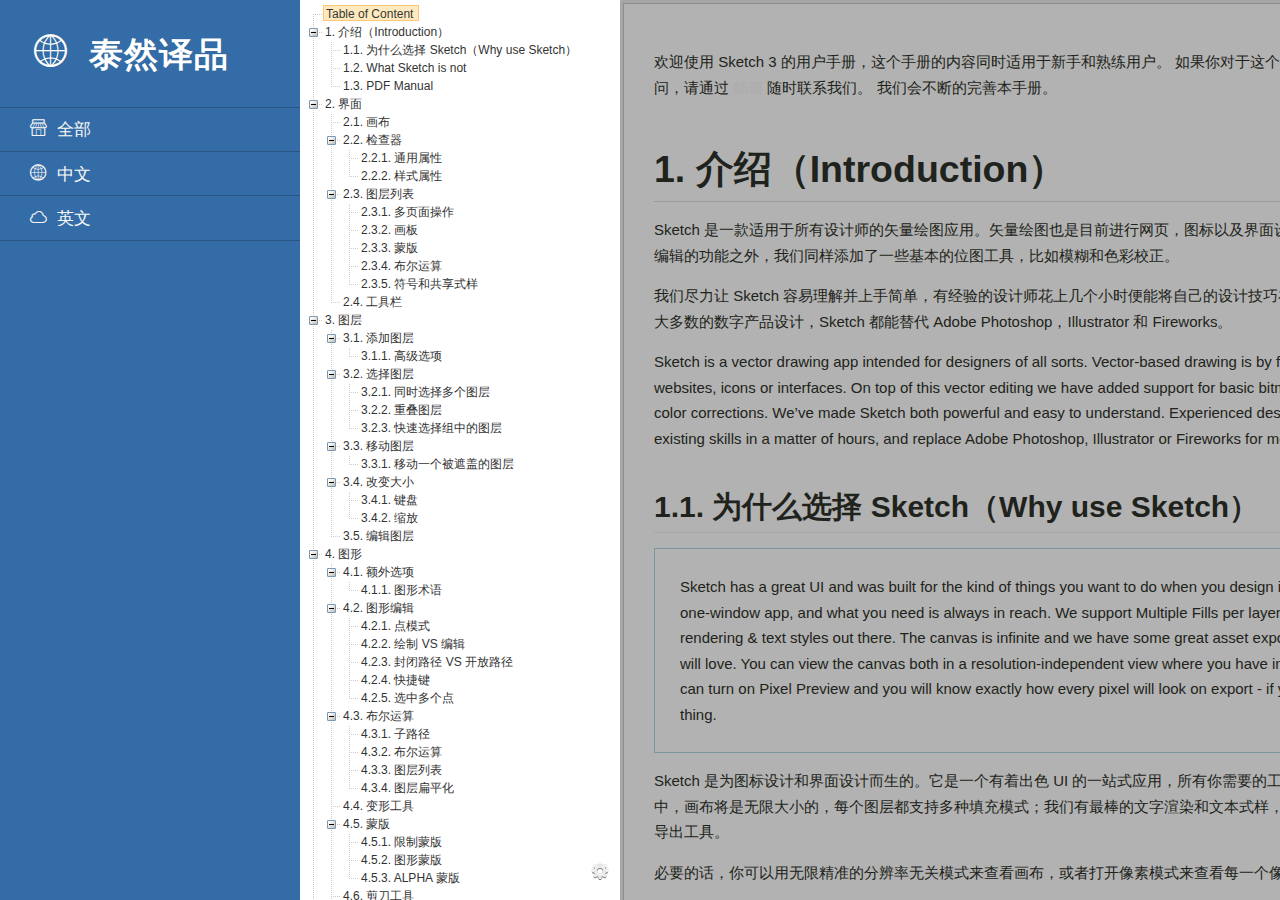
<file: index.html>
<html>
	      <head>
				  <meta http-equiv="content-type" content="text/html; charset=utf-8" />
	        <title>index</title>
					
				<link href="toc/style/github-bf51422f4bb36427d391e4b75a1daa083c2d840e.css" media="all" rel="stylesheet" type="text/css"/>
				<link href="toc/style/github2-d731afd4f624c99a4b19ad69f3083cd6d02b81d5.css" media="all" rel="stylesheet" type="text/css"/>
				<link href="toc/css/zTreeStyle/zTreeStyle.css" media="all" rel="stylesheet" type="text/css"/>
    		<link rel="stylesheet" type="text/css" href="toc/css/normalize.css" />
    		<link rel="stylesheet" type="text/css" href="toc/css/demo.css" />
    		<link rel="stylesheet" type="text/css" href="toc/css/icons.css" />
    		<link rel="stylesheet" type="text/css" href="toc/css/component.css" />
			
	      </head>
	      <body>
    		<div class="container">
    			<!-- Push Wrapper -->
    			<div class="mp-pusher" id="mp-pusher">

    				<!-- mp-menu -->
    				<nav id="mp-menu" class="mp-menu">
    					<div class="mp-level">
    						<h2 class="icon icon-world" style='font-size: 34;color:white;'>泰然译品</h2>
    						<ul>
    						</ul>
							
    					</div>
    				</nav>
    				<!-- /mp-menu -->

    				<div class="scroller"><!-- this is for emulating position fixed of the nav -->
    					<div class="scroller-inner">
    						<!-- Top Navigation -->
				
      				  <div>
      							<div style='width:25%;'>
      									<ul id="tree" class="ztree" style='width:100%'>
		
      									</ul>
      							</div>
      			        <div id='readme' style='width:70%;margin-left:20%;'>
      			          	<article class='markdown-body'>
      			            	<style>.highlight .hll { background-color: #ffffcc }
.highlight  { background: #f0f0f0; }
.highlight .c { color: #60a0b0; font-style: italic } /* Comment */
.highlight .err { border: 1px solid #FF0000 } /* Error */
.highlight .k { color: #007020; font-weight: bold } /* Keyword */
.highlight .o { color: #666666 } /* Operator */
.highlight .cm { color: #60a0b0; font-style: italic } /* Comment.Multiline */
.highlight .cp { color: #007020 } /* Comment.Preproc */
.highlight .c1 { color: #60a0b0; font-style: italic } /* Comment.Single */
.highlight .cs { color: #60a0b0; background-color: #fff0f0 } /* Comment.Special */
.highlight .gd { color: #A00000 } /* Generic.Deleted */
.highlight .ge { font-style: italic } /* Generic.Emph */
.highlight .gr { color: #FF0000 } /* Generic.Error */
.highlight .gh { color: #000080; font-weight: bold } /* Generic.Heading */
.highlight .gi { color: #00A000 } /* Generic.Inserted */
.highlight .go { color: #888888 } /* Generic.Output */
.highlight .gp { color: #c65d09; font-weight: bold } /* Generic.Prompt */
.highlight .gs { font-weight: bold } /* Generic.Strong */
.highlight .gu { color: #800080; font-weight: bold } /* Generic.Subheading */
.highlight .gt { color: #0044DD } /* Generic.Traceback */
.highlight .kc { color: #007020; font-weight: bold } /* Keyword.Constant */
.highlight .kd { color: #007020; font-weight: bold } /* Keyword.Declaration */
.highlight .kn { color: #007020; font-weight: bold } /* Keyword.Namespace */
.highlight .kp { color: #007020 } /* Keyword.Pseudo */
.highlight .kr { color: #007020; font-weight: bold } /* Keyword.Reserved */
.highlight .kt { color: #902000 } /* Keyword.Type */
.highlight .m { color: #40a070 } /* Literal.Number */
.highlight .s { color: #4070a0 } /* Literal.String */
.highlight .na { color: #4070a0 } /* Name.Attribute */
.highlight .nb { color: #007020 } /* Name.Builtin */
.highlight .nc { color: #0e84b5; font-weight: bold } /* Name.Class */
.highlight .no { color: #60add5 } /* Name.Constant */
.highlight .nd { color: #555555; font-weight: bold } /* Name.Decorator */
.highlight .ni { color: #d55537; font-weight: bold } /* Name.Entity */
.highlight .ne { color: #007020 } /* Name.Exception */
.highlight .nf { color: #06287e } /* Name.Function */
.highlight .nl { color: #002070; font-weight: bold } /* Name.Label */
.highlight .nn { color: #0e84b5; font-weight: bold } /* Name.Namespace */
.highlight .nt { color: #062873; font-weight: bold } /* Name.Tag */
.highlight .nv { color: #bb60d5 } /* Name.Variable */
.highlight .ow { color: #007020; font-weight: bold } /* Operator.Word */
.highlight .w { color: #bbbbbb } /* Text.Whitespace */
.highlight .mb { color: #40a070 } /* Literal.Number.Bin */
.highlight .mf { color: #40a070 } /* Literal.Number.Float */
.highlight .mh { color: #40a070 } /* Literal.Number.Hex */
.highlight .mi { color: #40a070 } /* Literal.Number.Integer */
.highlight .mo { color: #40a070 } /* Literal.Number.Oct */
.highlight .sb { color: #4070a0 } /* Literal.String.Backtick */
.highlight .sc { color: #4070a0 } /* Literal.String.Char */
.highlight .sd { color: #4070a0; font-style: italic } /* Literal.String.Doc */
.highlight .s2 { color: #4070a0 } /* Literal.String.Double */
.highlight .se { color: #4070a0; font-weight: bold } /* Literal.String.Escape */
.highlight .sh { color: #4070a0 } /* Literal.String.Heredoc */
.highlight .si { color: #70a0d0; font-style: italic } /* Literal.String.Interpol */
.highlight .sx { color: #c65d09 } /* Literal.String.Other */
.highlight .sr { color: #235388 } /* Literal.String.Regex */
.highlight .s1 { color: #4070a0 } /* Literal.String.Single */
.highlight .ss { color: #517918 } /* Literal.String.Symbol */
.highlight .bp { color: #007020 } /* Name.Builtin.Pseudo */
.highlight .vc { color: #bb60d5 } /* Name.Variable.Class */
.highlight .vg { color: #bb60d5 } /* Name.Variable.Global */
.highlight .vi { color: #bb60d5 } /* Name.Variable.Instance */
.highlight .il { color: #40a070 } /* Literal.Number.Integer.Long */</style>
<style>
    .en {
        display:none;
    }
    
    .zh {
        display:none;
    }
    
    .review {
        display:block;
        border: 1px solid lightblue;
        padding:25px;
    }
    
    .ok {
        display:block;
        border: 1px solid lightgreen;
        padding:5px;
    }
    
    .todo {
        display:block;
        border: 1px dashed red;
        padding:15px;
    }
</style>

<p>欢迎使用 Sketch 3 的用户手册，这个手册的内容同时适用于新手和熟练用户。
如果你对于这个手册的内容有任何想法和疑问，请通过 <a href="mailto:mail@bohemiancoding.com">邮箱</a>  随时联系我们。
我们会不断的完善本手册。</p>

<h1>介绍（Introduction）</h1>

<p>Sketch 是一款适用于所有设计师的矢量绘图应用。矢量绘图也是目前进行网页，图标以及界面设计的最好方式。但除了矢量编辑的功能之外，我们同样添加了一些基本的位图工具，比如模糊和色彩校正。</p>

<p>我们尽力让 Sketch 容易理解并上手简单，有经验的设计师花上几个小时便能将自己的设计技巧在Sketch中自如运用。对于绝大多数的数字产品设计，Sketch 都能替代 Adobe Photoshop，Illustrator 和 Fireworks。</p>

<div class='en'>
Sketch is a vector drawing app intended for designers of all sorts. Vector-based drawing is by far the the best way to design websites, icons or interfaces. On top of this vector editing we have added support for basic bitmap styles, such as blur and color corrections.

We’ve made Sketch both powerful and easy to understand. Experienced designers can easily transfer their existing skills in a matter of hours, and replace Adobe Photoshop, Illustrator or Fireworks for most digital design tasks.
</div>

<h2>为什么选择 Sketch（Why use Sketch）</h2>

<div class='review'>
Sketch has a great UI and was built for the kind of things you want to do when you design icons or interfaces. It’s a one-window app, and what you need is always in reach. We support Multiple Fills per layer and we have the best text rendering & text styles out there. The canvas is infinite and we have some great asset exporting tools we’re sure you will love.

You can view the canvas both in a resolution-independent view where you have infinite precision, or you can turn on Pixel Preview and you will know exactly how every pixel will look on export - if you care about such a thing.
</div>

<p>Sketch 是为图标设计和界面设计而生的。它是一个有着出色 UI 的一站式应用，所有你需要的工具都触手可及。在 Sketch 中，画布将是无限大小的，每个图层都支持多种填充模式；我们有最棒的文字渲染和文本式样，还有一些你一定会爱上的文件导出工具。</p>

<p>必要的话，你可以用无限精准的分辨率无关模式来查看画布，或者打开像素模式来查看每一个像素导出后的样子。</p>

<p>但是 Sketch 并不是一个位图编辑应用。也就是说如果你想修正一张照片或者用笔刷来画画，那么这不是你要找的应用。</p>

<h2>What Sketch is not</h2>

<div class='todo'>
Sketch is not a bitmap editor. This means that if you want to do photo correction or draw with brushes, this is not the app for you.
</div>

<h2>PDF Manual</h2>

<div class='todo'>
There's also a PDF version of the manual available. You can [download it here](http://bohemiancoding.com/static/download/manual.pdf)
</div>

<h1>界面</h1>

<p>我们将 Sketch 的界面设计的非常简洁。最顶端的工具箱包含了最重要的操作。你可以用右侧的检查器来调整被选中图层的内容，左侧的窗口则会列出文件中的所有图层，中间当然就是你正在创作的画布。</p>

<p>Sketch 里没有浮动面板，检查器将会根据你选中的工具来显示所需控件，这样你能始终不受打扰的在画布上创作。</p>

<h2>画布</h2>

<p>Sketch 的画布尺寸是无限的，可以向任意方向无限延伸，你将拥有绝对的自由来规划自己的创作区域。</p>

<p>如果你想在画布中设置一个固定的画框，你只需新建一个或多个新的画板。举个例子，设计移动应用界面时，很多设计师会为应用的每一个屏都创建一个画板，然后排列开来以便查看。</p>

<p>你可以用无限精准的分辨率无关模式来查看画布，或者打开像素模式来查看每一个像素导出成JPG或者PNG文件后的样子。值得注意的是，有些效果——比如模糊——会自动将画布的一部分以像素模式显示，因为模糊本身就是一个基于像素的效果。</p>

<h2>检查器</h2>

<p>右侧的检查器能让你对正在编辑的图层——有时是正在使用的工具——进行参数调整。当你选中一个图层时，你会发现检查器被划分为几个区域。</p>

<h3>通用属性</h3>

<p>通用图层式样都在顶端区域：图层所在位置，透明度，混合模式以及几个特殊选项——比如调整矩形内角半径和多边形的不同点模式。</p>

<h3>样式属性</h3>

<p>边框和填充属性都有他们独自的区域，你可以勾选左上方的小方框展开他们，并显示出具体的选项。如果你点击颜色按钮，你会发现检查器滑倒一边，出现新的专门的颜色检查器，你只需要单击顶端的“后退”按钮便会回到主检查器。当你选中了其他图层，同样会自动回到主检查器。</p>

<h2>图层列表</h2>

<p>图层列表列出了所在页面的所有图层(和切片)，每个涂层都会有一个小小的预览。你可以在这里：查看涂层是否被锁定，不可见，使用了蒙板或标记为可导出；重新排列图层，或者给图层添加布尔运算，比如减去顶层形状；对图层进行建组或者重命名来管理他们。</p>

<h3>多页面操作</h3>

<p>Sketch支持多页面操作，你可以在图层列表上面的按钮里面添加/删除或者转换到其他页面（或者用键盘上的 Page Up/Page Down来切换）。图层列表始终只会显示当前页面的图层。</p>

<h3>画板</h3>

<p>在图层列表里，有白色背景一栏的便是画板，你可以把画板视为设计中的顶层对象，所以一个画板不能被嵌入另一个画板。</p>

<h3>蒙版</h3>

<p>在图层列表里，那些使用了蒙版的图层名前会有一个小点，它的蒙版则是底下紧接着不带小点的图层。了解更多关于蒙版。</p>

<h3>布尔运算</h3>

<p>每个图形都可以包含多个子路径，他们会以组的形式呈现在图层列表中，伴随一个下拉箭头显示具体的子路径。每一层子路径都可以单独设置布尔运算，决定和它的下一图层以什么方式组合。图层列表能清晰的展现子路径的组合方式，同时方便你随时调整更改。</p>

<h3>符号和共享式样</h3>

<p>符号是一种特殊的组，他们可以出现在文件的多个地方。符号会以紫色文件夹图标呈现在涂层列表中——正常编组则是蓝色的文件夹。了解更多关于符号。</p>

<p>共享式样可以使多个对象（图形以及文本）的式样保持一致，如果一个图形或者一段文本使用了共享式样，他们的预览小图标会显示成紫色，而不是标准的灰色。了解更多关于共享式样。</p>

<h2>工具栏</h2>

<p>Sketch 的工具栏涵盖了你创作当中所需要的所有工具。</p>

<p>在默认工具栏中，第一组工具是用来添加新图层的：图形、图片、符号等等。</p>

<p>编组 (Group) 和取消编组 (Ungroup) 能让你有条例的组织文件。</p>

<p>接下来的几个工具则都是用来编辑现有图层：旋转 (Rotate)，变形 (Transform)， 通过布尔运算来合并图层，以及在图层列表中上移或下移图层。</p>

<p>工具栏最后的导出(Export) 按钮 同时也是一个切片工具，你可以在这将你的作品导出为一个或多个位图或者矢量文件。</p>

<p>不同于其他绘图应用，Sketch把常用工具放在顶端的工具栏，而不是垂直排列的工具箱，但如果需要，你可以通过右击工具栏，进入“定制工具栏…” (Customize toolbar…) 来添加工具和快捷键。·</p>

<h1>图层</h1>

<p>图层是 Sketch 中最基本的构成单位。不同于其他将图层和对象混为一谈的应用，在 Sketch 里每个对象都有自己的图层。所以在这个手册中，我们所说的“图层”和“对象”其实是一样的意思，这两个词是可以相互替换的。</p>

<p>编组和画板能让你在 Sketch 里有效的管理内容，他们也会被视为多个图层的组合。要想添加新的涂层，你可以单击工具栏中的 insert 按钮。</p>

<h2>添加图层</h2>

<p>添加图层最简单的方式便是直接从工具栏选择一个标准图形。比如选中矩形工具，光标会变成一个右上角有个小矩形的十字图案。这时你只需在画布上单击并拖动鼠标来添加你想要的形状。松开鼠标，随即完成这个矩形，并开始编辑它。</p>

<h3>高级选项</h3>

<p>添加新图层是非常容易的，但我们同时提供了几个隐藏快捷键来帮助你方便的绘制。比如说你可以按住 shift 键来绘制等边图形；按住 option 键来从中心绘制图形，而不是从左上角绘制。</p>

<p>如果你想改变图形的起始点，你需要按住空格键，这样你将会修改起始点，而不是图形的大小。</p>

<h2>选择图层</h2>

<p>你只需单击来选中图层，这时选择框的四角和边框上会出现8个小手柄。</p>

<p>值得注意的是，万一你没看见这些小手柄，那么有可能是你不小心将手柄隐藏起来了，你可以进入 视图 菜单栏，打开 显示选区手柄 (View &gt; Show Selection Handles)。</p>

<h3>同时选择多个图层</h3>

<p>你可以按住键盘上的 Shift 键来同时选择多个图层，当你点击其他图层时，之前选中的图层也会为你保留。如果你按住 Shift 键去点击一个已经选中的图层，则会取消选择它。</p>

<p>如果你在画布上任一点单击并拖拽出一个矩形，则会选中这个矩形中的所有图层。你可以继续按住 Shift 键或者command键来增加图层或者取消个别已经选中的图层。</p>

<p>如果你同时按住 option 键，则只会选中完全被包括在所画选取内的图层。</p>

<h3>重叠图层</h3>

<p>为了让选择某一图层底下的图层更容易，你可以右击鼠标，从菜单中选择 “选择图层”（Pick Layer），便会显示出鼠标底下的所有图层列表。</p>

<p>需要注意的是，在 Sketch 2 里，这个功能是通过快捷键 option + command 来实现的，在 Sketch 3 里将被右击鼠标代替。</p>

<p>另一个方便的快捷键是 option 键，按住 option 键，Sketch 会选中第二层图层，而不是最上层的。如果某个区域有多个图层重叠，而你想选择第三层，那么还是需要用到上面说的右击鼠标的方法来选择了，有些情况下，你会发现这是个非常方便的小功能。</p>

<h3>快速选择组中的图层</h3>

<p>编组能方便的管理内容，有时还能预防无意的编辑操作。单击组，整个组会被视为一个图层，双击才会进入组内选择具体图形。</p>

<p>当然，有时你肯定想从深深的编组层级中直接选中某一具体图层，你可以按住 command 键，来直接选择埋在组里的图层，无需不停的双击以进入更深的层级，这将省去你不少的时间。</p>

<p>如果你同时按住 shift 键，则能选择多个图层。</p>

<h2>移动图层</h2>

<p>你可以选中任意图层，并拖动鼠标来移动他们。按住 Shift 键来拖动，则会让图层严格按照垂直或者水平方向移动。</p>

<p>当你移动某一图层（或者修改尺寸）时，Sketch会自动帮你将它与相邻的图层对齐。如果没出现自动对齐，那可能是参考线功能被不小心关闭了，你可以在 视图 菜单里打开显示参考线 (View &gt; Show Layer Guides)。标尺 (Rule)，参考线 (Guides) 和 网格 (Grid) 是一个大的话题，我们会在另一章节单独来讨论。</p>

<p>如果你先按住 alt 键再拖动图层，你其实会创建一个原图层的拷贝，原来的图层还是会在最初的位子。（如果你接着按快捷键 command + D，Sketch则会重复你刚才的操作，复制出一个一样的图层。）</p>

<h3>移动一个被遮盖的图层</h3>

<p>这是另一个重叠图层很麻烦的地方，正常情况下，你单击并拖动一个图层它会被立即选中，并移到新的位置。</p>

<p>大多数时候这是非常方便的，但如果你想移动一个完全在另一图层底下的图层，这就会变得非常碍事，因为会直接选中并移动最表面的图层。</p>

<p>解决这个问题，你需要按住 option + command 键，再来单击你需要的图层并移动它，你甚至可以单击画布上完全不同的区域，Sketch 仍会为你保留之前的选区。</p>

<p>需要注意的是：在 Sketch 2 中这个功能的快捷键是 A 键，但在 Sketch 3 中，A 键被重新设定为添加画板的快捷键。</p>

<h2>改变大小</h2>

<p>8个手柄不仅会向你指示出选区，还可以帮你修改图层的大小。你可以拖动任一个手柄来调整，如果你同时按下Shift 键，图层的长宽则会按等比例变化。</p>

<p>拖拽图形某一边中间的手柄会只调整图形的长或宽，想要同时调整，则直接拖拽图形的角。</p>

<p>如果你按住 option 键，图层会从中间向四周改变大小，而不是从对角开始变化。</p>

<h3>键盘</h3>

<p>你可以直接使用键盘调整图层大小。相对于鼠标，使用键盘能更好实现精确到像素的调整。你需要按住 command 键和方向键来操作。⌘→会将图层宽度增加 1px，⌘←则会将宽度减少 1px。同样的，⌘↓ 和 ⌘↑则分别将长度增加和减少 1px。如果你同时按住 shift 键，每一次更改的数值将会变成 10 px。</p>

<h3>缩放</h3>

<p>当你改变一个图层的大小时，它的式样元素并不会随之变大变小：一个 10x10的图形上 1px的描边在这个图形被拉伸至 50x50的时候，将仍保持 1px的描边。想要更改图层大小的同时一起更改式样，那就使用编辑菜单当中的缩放工具吧。</p>

<h2>编辑图层</h2>

<p>双击一个图层，或者单击工具栏中的编辑按钮就可以进入图层的编辑模式，接下来发生什么则取决于你想编辑的是什么类型的图层了，请接着阅读相关的内容。</p>

<p>请记得，你可以单击图层外任一点，或者按下 Return 键或 Escape 键，来随时退出图层的编辑模式。</p>

<h1>图形</h1>

<p>在你的文件中最常见的图层应该就是图形了。Sketch 提供了多种不同的基本图形供你选择：圆形，矩形，星型等等。这几个图形中会有几个有趣的额外选项，比如星型和圆角矩形。</p>

<p>你只需单击工具栏中的 添加(Insert)&gt;图形(Shape) 按钮，选择一个图形，便可以开始创作。当你的鼠标在画布上拖拽的时候，Sketch 会提示你这个图形的大小，松开鼠标，便会成功添加图形，右边的检查器上也会立即显示出这个图形的相关信息，又是也会出现相应的额外选项。</p>

<h3>额外选项</h3>

<p>有些图形会带来几个有趣的额外选项，你最经常遇到的便是星型和圆角矩形，你可以调整星型的半径和角的数量，也可以改变圆角矩形的圆角半径。</p>

<h3>图形术语</h3>

<p>点是组成每一个图形的基本单位，他们会被直线或曲线连接成一条路径。一个图形可以包含一个或多个路径。多个路径则是通过布尔运算组合在一起的，想象大小两个圆，小圆被放置在大圆上把大圆“打”出一个洞。这个将简单图形组合成复杂图形的布尔运算我们会在另一章节详细讨论。</p>

<h2>图形编辑</h2>

<p>每当你绘制一个新的图形或是编辑一个现有的图形，你其实都是在和点做交互，你在屏幕上看到的是 Sketch 将这些点连接起来的线。有时是直线，有时是曲线。</p>

<p>举个例子，先通过工具栏的 添加 &gt; 图形 &gt; 矩形 （Insert &gt; Shape &gt; Rectangle）来添加一个矩形，完成后再双击它开始编辑，你会看见每个角上都会有一个小圆点，你可以单击并拖拽这些点来移动。需单击图形边上任意点单击就可以添加新的点，要想删去某一个点，只需选中它，然后按 delete 健。</p>

<p>如果你想将一条直线变为曲线，先双击一个点，它的两侧会出现两个新的小手柄，他们分别控制这这一点两边线条的弯曲程度。你可以把这些小手柄理解为他们把线条朝自己的方向拉伸。</p>

<h3>点模式</h3>

<p>点的控制手柄有几种不同的模式，他们决定了之间会出现怎样的线条。</p>

<p>在编辑图形的时候，检查器会显示出四种不用的点模式：</p>

<p>・直线角 (Straight)：当你刚刚点击画布的时候，会添加一个直角，也就是说没有任何锚点，你所得到的便是一条直线。
・镜像 (Mirrored)：锚点会镜像对应。两个锚点将会与主点距离相同并且正好相互对立。当主点并非直角时，镜像便是默认的点模式。
・不对称 (Asymmetric)：两个锚点到主点之间的距离是独立的，但他们依然相互对应。
・断开连接 (Disconnected)：锚点之间完全独立，互不影响。
如果一个角被设定为直线角，你也可以用底下的滑块将直线叫变为圆角。如果你通过 添加 &gt; 图形 &gt; 圆角矩形（Insert &gt; Shape &gt; Rounded）添加了一个圆角矩形，那么你将得到一个四角被设定了默认值的圆角矩形。</p>

<p>能够独立控制每个点，代表着你可以为每个点都设置不同的值，比如说你可以轻松的让一个矩形的上面两个点为圆角，底部两个点为直线角。</p>

<h3>绘制 VS 编辑</h3>

<p>除了用一个现有的图形工具来添加图形，你也可以用矢量工具自己绘制一个。进入菜单栏 &gt; 添加 &gt; 矢量工具 （Insert &gt; Vector），在画布上单击添加第一个锚点，继续单击别处添加第二个锚点。</p>

<p>你会看见有线条连接两点，接着单击别处但不要松鼠标，拖拽锚点以绘制曲线。你可以继续画上几条线，最后单击第一个锚点，便能绘制出一个封闭的矢量图形，完成编辑。</p>

<p>不管是绘制新的图形还是编辑现有的图形，选择和添加新的锚点的这些操作方法都是一样的。</p>

<h3>封闭路径 VS 开放路径</h3>

<p>一个路径可以是封闭的也可以是开放的。封闭图形的最后一条边会与第一条相连接，开放图形则会在起点和终点间留出一个间隔。你可以通过菜单栏中的 图层 &gt; 路径 &gt; 关闭路径 （Layer &gt; Paths &gt; Close Path），来将一个开放路径变为封闭路径，反之亦然。</p>

<p>针对一个开放路径，你可以随时在编辑模式中随时添加新的锚点。</p>

<p>值得注意的是，当你为一个开放路径设置了颜色填充，那么这个填充会呈现出路径已经被封闭了一样，哪怕这个路径的边框仍然有间隔不完整。</p>

<h3>快捷键</h3>

<p>绘制矢量图形时，你可以按住 shift 键再画之后的点，Sketch会自动帮你对齐到前一点的45度角方向，这在你绘制直线时会非常方便。如果你是在两点之间添加新的锚点时按住 shift 键，你便会得到两点间的锚点。</p>

<p>如果你按住 command 键，单击两点间的线条，Sketch则会帮你在线条的正中间添加锚点。</p>

<h3>选中多个点</h3>

<p>有一个不那么明显的功能是你可以同时选中多个点，一起移动它们。在选择点的时候按住 shift 键就好，你会看见被选中的点中心是白色的，而没被选中的点中心是灰色的。</p>

<p>另从画布空白处单击并拖拽出一个矩形选区。如果你一直按住了 shift 键，则会将新选区和之前的点一起选中，如果没有按住 shift 键，则会取消之前的选择，只保留新选区内的点。</p>

<h2>布尔运算</h2>

<p>如果Sketch的标准图形中没有你想要的图形，那就需要你自己创作了。你的第一个想法也许是用矢量工具来手绘出来，然而你会发现很多复杂的图形都可以轻易地被拆分成基本的图形，布尔运算正是为了帮你实现这一点——将几个基本图形结合成一个复杂图形。</p>

<h3>子路径</h3>

<p>Sketch支持动态的布尔运算，但在我们做进一步讨论之前，先来快速的回顾一下矢量图形。Sketch当中的大多数矢量图形都只含有一系列的锚点——也就是说都只有一个路径。然而一个图形可以有多个子路径，至于这些子路径最终是什么效果，则取决于他们是如何组合的。</p>

<p>在Sketch当中使用布尔运算，Sketch会通过具体的布尔算法将最上层的图形变成下一层图形的子路径。因为Sketch当中的布尔运算是动态的，所以你也可以随时调整每一个子路径，比如你可以单独调整其中一个矩形的内角半径。</p>

<h3>布尔运算</h3>

<p>我们有4种不同的布尔运算，你可以根据需要来具体选择：</p>

<p>・合并形状 (Union)：合并的结果是会得到两个矢量区域的总和。
・减去顶层形状 (Subtract)：这一项的结果是顶层矢量的区域会从下一层的图形上移去。
・与形状区域相交 (Intersect)：与形状区域相交的结果是会保留原图形重叠的部分。
・排除重叠形状 (Difference)：排除重叠形状的结果是只保留原图形不重叠的部分，它是“与形状区域相交”这一运算的反向。</p>

<h3>图层列表</h3>

<p>当你有一个含有多个子路径的图形时，你可以来看看左侧的图层列表。正如编组列表一样，图层列表的左边也有一个下拉箭头，单击它你便会看见这个图形的子路径列表。值得注意的是，每一个子路径的布尔运算你都可以在右边的按钮中单独修改。一个子路径可以被设置成减去顶层形状，它上面的一个子路径则可以和它再相合并。</p>

<p>图层列表的顺序是从下至上的，布尔运算的工作原理也是一样，即你所选的布尔运算将这一层和下一层的图形相组合，他们的结果再与另一层相组合。</p>

<h3>图层扁平化</h3>

<p>当你使用扁平化功能（ Flattening），Sketch 会试着将一个图形里的多个子路径呈现为一个路径——也就是将层级结构变得更扁平。但是有些图形是无法扁平为一个路径的，比如说一个环状图形，将只能被呈现为两个路径：一个是外圈路径，一个是内圈路径。</p>

<p>当 Sketch 不能完成扁平化的命令时，会出现一个小警告，如果你继续坚持，那有的子路径可能被替换，也许比之前跟少，也许和之前一样多。</p>

<p>也许在你之前使用的绘图应用中，你每次添加布尔运算后到要让图层扁平一次，但在 Sketch 当中大可不必这么做，你可以尽情添加无数曾布尔运算，而无需使用扁平命令。</p>

<h2>变形工具</h2>

<p>变形工具可以通过改变点的位置或者制造一个视觉上的3D效果来使一个矢量图形变形。Sketch里，你可以运用变形工具变形一个或同时变形多个图层。</p>

<p>选中一个或多个图层，然后单击工具栏里的变形工具。你可以拖动四角的锚点来任意改变图形的形状，或者拖拽中间的锚点来同时移动两个边角使图形倾斜。</p>

<p>当你从一个图形的一角拖拽变形，你会发现其对角也会往相反方向拉伸，这能形成对称的变形效果，但如果你只想往一个方向拉伸，按住 command 键再拖动鼠标就好。</p>

<h2>蒙版</h2>

<p>Sketch里的蒙版可以让你有选择性的显示出图层的一部分。比如说在一个图片上圆形蒙版，那么这张图片就只会显示出圆形内部的内容。</p>

<p>所有的图形都可以变成蒙版，你只需要先选中图形，然后进入 编辑 &gt; 使用图形蒙版(Edit &gt; Use as Mask), 所有在这个蒙版上面的图形都会被剪切成蒙版的内容显示出来。</p>

<h3>限制蒙版</h3>

<p>如果你不想接下来所有的图层都被蒙版剪切，那么你可以将蒙版和想要被剪切的图层单独编组，一次来限制蒙版的使用情景。一旦蒙版被编组，其他一切在组外的图层就都不会被蒙版剪切了。</p>

<p>在无法编组的情况下，你还可以通过以下方式限制蒙版：</p>

<p>・选中一个你想从剪切蒙版中释放出来的图层
・进入 编辑 &gt; 忽略底层蒙版 (Edit &gt; Ignore Underlying Mask)</p>

<p>这一层图层和它以上的所有图层就都不会被蒙版剪切了。当你调整图层顺序的时候则需要格外注意，个别图层可能会意外的被蒙版剪切。</p>

<h3>图形蒙版</h3>

<p>如果上面这一系列操作听起来很麻烦，我们也有更好的办法：在画布上同时选中一个图形和一张图片，选择 编辑 &gt; 用所选图形做为蒙版 (Edit &gt; &quot;Mask with Selected Shape&quot;)， 就可以直接将这个图形作为选中图片的蒙版了。Sketch会自动为他们编组，并把其中的图形图层变成蒙版。</p>

<h3>ALPHA 蒙版</h3>

<p>默认情况下，一个蒙版会显示出所在区域的图片，隐藏其他的地方。另一种使用蒙版的方式是通过 ALPHA 蒙版建立渐变区域，来具体选择图片的各部分是否可见。</p>

<p>使用这个方法你可以先选中蒙版，选择 图层 (Layer) &gt; 使用蒙版 (Use Mask) &gt; ALPHA 蒙版 (ALPHA Mask) 来实现。</p>

<h2>剪刀工具</h2>

<p>剪刀工具可以用来剪去矢量图形的线条。你可以先选中矢量图形，然后选中工具栏中的剪刀工具，或者在菜单栏中进入 图层 &gt; 路径 &gt; 剪刀工具 (Layer &gt; Paths &gt; Scissors) 来使用。</p>

<p>接下来你可以单击矢量图形的边来剪切它。当你完成后，只需单击图形外的画布，或者按下键盘上的回车键或退出键即可。当你将图形剪切到只剩一条直线时，Sketch会自动退出剪刀工具。</p>

<h2>复制旋转</h2>

<p>这是Sketch当中一个特别的工具。它并没有出现在默认的工具栏里，但你可以通过右击工具栏并选中定制工具栏 (Customize)来将旋转复制添加到工具栏上。你也可以在菜单栏中进入 图层 &gt; 路径 &gt; 复制旋转 (Layer &gt; Paths &gt; Rotate Copies).</p>

<p>这个工具能复制选中的图形，并按照一个特定的中心点旋转。例如绘制一朵花，你可以先画出一片花瓣，然后复制12片花瓣并旋转，即可得到一朵花的图案。</p>

<p>你可以选中一个图层，激活复制旋转工具，输入你想要的复制数量，接着调整中心点的位置，最后单击图形外的画布即可退出复制旋转工具。</p>

<h3>分离路径</h3>

<p>所有的复制图形都会被视为原图形的子路径，如果你想让他们成为完全独立的图层，你只需从菜单栏进入 编辑 &gt; 路径 &gt; 分离 (Layer &gt; Paths &gt; Split)即可。</p>

<h2>铅笔</h2>

<p>你可以使用铅笔工具来自由的绘图。当你松开鼠标之后，Sketch 会帮你简化路径，顺滑曲线。</p>

<p>你可以在工具栏的添加菜单中找到铅笔，也可以用铅笔的快捷键 P。</p>

<h2>描边宽度</h2>

<p>描边宽度工具让你任意改变图形边框的宽度。选中一个矢量，在检查器中设定边框，然后在菜单栏中进入 图层 &gt; 路径 &gt; 描边宽度 (Layer &gt; Paths &gt; Stroke width)。现在再点击画布上的图形边框，添加一个宽度锚点，你可以拖拽这个锚点使描边变宽或变窄。</p>

<h1>文本</h1>

<p>Sketch 使用操作系统原生的字体渲染，因此文本看起来都会很棒。使用原生字体渲染的好处就是当你进行网页设计时，你可以肯定作品中的文本都是精准的。Sketch 同时支持文本样式，所以你可以让多个文本图层使用共同的字体，大小，和字间距等等。</p>

<h3>添加文本</h3>

<p>你可以从工具栏中选择文本工具。当光标变成文本光标时，在画布中任一点单击以添加文本图层。你会看见新的文本图层已被选定，直接开始打字吧。</p>

<p>你也可以单击并拖动鼠标以创造一个固定尺寸的文本框，当文本内容大于文本框时，会自动向下扩展文本框长度。而普通的不固定尺寸的文本框则会向后扩展宽度以适应文本内容。</p>

<h3>改变文本大小</h3>

<p>如果你直接拖拽文本框，文字本身的大小并不会相应改变，但是你可以拉动文本框底部的缩放手柄来一起控制文本框和文字的大小。</p>

<h2>文本检查器</h2>

<p>当你选中了一段文本，你会发现检查器随之变成了编辑文本所需要的属性。</p>

<p>在基本的图层属性下面是共享文本式样的区域。</p>

<p>接着是选择字体和字号的地方，同时你可以展开 T 按钮，来选择一些文字装饰，比如下划线。再下面则可以选择字间距，行间距和段落间距。</p>

<h3>文本颜色</h3>

<p>编辑文本时，你可以通过 T 按钮和字号中间的颜色按钮为文本设置单独的颜色。你也可以为文本设置一个通用的填充式样，比如渐变，但是任何填充都将针对整个文本图层，这将覆盖刚才那个颜色按钮的设置。</p>

<p>值得注意的是，为了在文本上渲染渐变效果，我们得将文本转化为矢量图形，并失去文本的子像素抗锯齿效果。</p>

<h3>自动大小文本框 VS 固定大小文本框</h3>

<p>文本框的宽度属性（在对齐功能的下面）可以被设置为自动或者固定。自动大小文本框意味着它会自动扩展以容纳你输入的一切文本。固定大小文本框则会在你输入更多内容时保持现有宽度不变，而增加文本框的长度。</p>

<h2>文本渲染</h2>

<p>Sketch 使用操作系统原生的字体渲染，因此文本看起来都会很棒。使用原生字体渲染的好处就是当你进行网页设计时，你可以肯定作品中的文本都是精准的。</p>

<p>Mac OS 系统使用了一种叫子像素抗锯齿效果 （subpixel-antialiasing）的技术来提升文本渲染效果，Sketch 里也是采用的这一种。但有时会出现一些问题警告，我们从一些底层技术来慢慢解释。</p>

<h3>子像素抗锯齿技术</h3>

<p>一个电脑的显示器是由网格状的像素组成的。文字渲染遇到的问题是普通的屏幕里并没有足够多的像素来精确的展现文字的曲线。这就需要用到子像素抗锯齿技术了，它会将那些被文字曲线遮住一部分的像素稍稍变亮一些，并且在视觉上产生更平滑的效果。</p>

<p>这就是为什么当你在像素模式中把文本放很大观察时，你会看见文字旁边有一些蓝色和棕色的小色块，但是在正常大小时，这些文字效果又没有任何问题。Windows 用户对这种子像素抗锯齿技术不太习惯，他们总是将 Mac 的文字渲染形容成 “很胖”。</p>

<h3>无法实现抗锯齿时</h3>

<p>顺利实现子像素抗锯齿效果，文本必需出现在一个不透明的（有色的）背景上，因为系统需要知道最终的颜色对比结果是什么样的。这一点与图层混合模式是相冲突的。</p>

<p>要实现图层混合模式，Sketch 需要在一个透明背景上渲染所有的图层，这样这些图层才能像你所期望的那样混合在一起，最终结果再渲染回 Sketch 的白色画布上。</p>

<p>这就会带给我们一个问题，如果没有一个不透明背景我们就不能渲染抗锯齿的文字，但是有了不透明的背景我们又不能渲染图层的混合模式了。这就意味着，一旦你的画布中出现了一个有混合模式的图层，Sketch 就不得不运用透明背景的算法，而无法给文字实现子像素抗锯齿效果了。</p>

<p>你可以尝试对比一下，将一段文本放在不透明背景上（比如填充颜色或者填充了图片的图形）来看看效果。</p>

<h3>导出</h3>

<p>另一个关于子像素抗锯齿效果的问题出现在导出上。在画布上，Sketch 可以顺利的渲染有色背景上的文本。但当你将文本导出为 PNG 文件，并保持背景透明，你便会发现文本变得不太一样——因为背景是透明的，我们无法在透明背景下渲染子像素抗锯齿效果。</p>

<p>和之前说的混合模式一样，你也可以尝试对比一下，将一段文本放在不透明背景上（比如填充颜色或者填充了图片的图形）来看看效果。</p>

<h3>为 iOS 设计</h3>

<p>苹果最初发布 iPhone 时，他们决定不用子像素抗锯齿技术来渲染手机上的文字，原因是显示器上的像素都是由红绿蓝的光形成的，而 iPhone 是可以横屏竖屏切换的，也就是说这些本来垂直排列的红绿蓝像素会突然水平排列，这样一来，整个子像素抗锯齿技术就崩溃了。苹果可以保持竖屏时候的文字渲染，放弃掉横屏的情况，但他们理智的决定保持竖屏与横屏的体验一致。</p>

<p>所以每当你在为 iPhone 或者 iPad 设计交互页面，你都需要记住这一点：在画布上，Sketch 会帮你对文字进行子像素抗锯齿渲染，但在移动设备上，文字并不会被这样处理。你需要告诉 Sketch 无需进行子像素抗锯齿渲染，通过 Sketch &gt; Preferences &gt; General, 取消选择 subpixel-antialiasing。</p>

<h2>共享式样</h2>

<p>你会经常想将多个文本设置为同一式样，共享式样能实现这一点，他们会将你分散在不同图层中的文本都保持同步。</p>

<p>值得注意的是，文本式样只能在一个文件中共享，一个文件中的不同页面不同画板都能够使用。</p>

<h3>创建式样</h3>

<p>想要创建新的文本式样，你需要先选中一个文本框，然后进入 图层 &gt; 创建共享式样 （Layer &gt; create Shared Style），你会发现检查器立即显示出了当前图层的文本式样，你也可以在这里给式样重命名。</p>

<p>如果文本属性发生任何改变，都会自动与其他使用同一式样的文本保持同步。</p>

<h3>新的文本图层</h3>

<p>你可以和往常一样添加第二个文本图层，然后在检查器中给这个文本使用之前创建好的式样。另一个直接添加特定式样文本图层的方法是，进入 添加 &gt; 式样文本 (Insert &gt; Styled Text)，然后选择你想要的式样，接下来的步骤和添加正常的文本图层则是一样的了。</p>

<p>注意：在Sketch 2 中我们就已经有了文本共享式样的功能，在Sketch 3中又进一步升级了。最大的变化就是，现在渐变填充，阴影和内阴影都能包含在文本式样当中了。</p>

<h2>文本路径</h2>

<p>Sketch支持文本渲染路径，比如右边这样：</p>

<p>我们只需要两个东西来实现这个效果：一个矢量图形和一个文本图层。当你进入顶端的 编辑菜单 &gt; 文本路径 (Edit &gt; Text on Path)，Sketch会帮你把文本图层贴合的放在它下一层的矢量图形上面。值得注意的是，两者的顺序必须是矢量图形在文本图层的下面，才能得到这样的效果。</p>

<p>放置文本图层时你只需将文本横向拖至矢量图形，这点很难用文字表述，但你可以在创作中非常直观的看到他们如何实现。</p>

<h2>文本转化为轮廓</h2>

<p>文本也都可以被转换成矢量图形，你可以执行 文本 &gt; 将文本转换为轮廓 (Type &gt; Covert Text to Outlines) 的命令来实现。这会将文本中的每个字母都变成图形，你可以向编辑任何其他图形一样单独编辑每一个路径和锚点。</p>

<p>警告</p>

<p>但是，请额外留心这个操作。不要将很长一段文字都转化为矢量图形，这回大大减缓文件的运行速度。</p>

<p>将一小段文字转化为大量包含布尔运算的子路径是非常非常消耗系统内存的，如果你不得不转换一段文字，那么你可以先将一段文字尽可能分成多个短文本，然后再一个个的转化为矢量。</p>

<p>不过既然你现在可以直接在文本上运用渐变等效果，大多数时候你都不会需要将文本转化为轮廓。</p>

<h1>图片</h1>

<p>Sketch 不是一个位图编辑器，所以我们的图片编辑功能比较有限。但是 Sketch 3 改进了这一点，现在能更好的处理文件中的图片。</p>

<p>值得注意的是，你可以将任何图层变成一个扁平的位图，通过进入 图层 &gt; 将选区变成位图 （Layer &gt; Flatten Selection to Bitmap）。</p>

<h2>位图编辑</h2>

<p>Sketch 中的位图编辑有很大的提升，现在也有一个得体的 UI 来专门展示。</p>

<p>选中一个图片，双击它进入编辑模式，你会看见检查器里出现了几个特殊的工具，但是你需要先在画布上设立一个选区，然后再选择编辑工具。</p>

<p>・选区：在图片上选择一个矩形区域
・魔棒：单击画布上任一点开始拖拽以选择一个区域，拖拽的范围越大，容差就会越大。</p>

<p>值得注意的是，你可以按住 shift 来同时添加多个选区，或者按住 option 键从已有选区中取差集。一旦确立好选区，你可以剪切/复制选区来创建一个新的位图，或者用以下四种工具再来编辑。</p>

<p>・反向：当前未被选中的区域会被选中，反之亦然。
・剪裁：剪去选区之外的区域。
・填色：为选区填充特定颜色。会出现拾色器供你选择颜色。
・矢量化：将选区转变为的图形图层，与魔棒工具结合能发挥强大功能。</p>

<p>当你结束对位图的编辑，只需单击图片外任一点，或按下 return 键/ escape 键即可退出编辑模式。</p>

<h2>九宫格</h2>

<p>正常情况下，你缩放一个位图时，他们会对称的向各个方向变化。但有时这并不是你想要的，比如说你在做一个网页设计，你也许会想要一个 safari 里的白色背景，随着网页内容变多而变长。</p>

<p>我们特意增加了针对图片的九宫格缩放来解决这个问题。进入 图层 &gt; 转化为九宫格图片 （Layer &gt; Convert to Nine-slice Image），你会发现图片被划分为了9个区域。你可以单击拖拽四个中心点的任一个来调整9个区域。</p>

<p>下次你再缩放这个图片时，变只会向某一个方向移动和伸展，并按比例的缩放中心的部分。</p>

<h2>色彩校正</h2>

<p>如果你想微调一张现有图片的颜色，那可以使用检查器中的色彩校正面板来实现，在这，你可以改变图片的饱和度，亮度和对比色。</p>

<p>需要注意的是，这一个不破坏原图的操作，所以你稍后还可以再次更改这些参数。</p>

<h1>符号</h1>

<p>符号是 Sketch 3 里一个重要的新功能，它让你方便的在多个页面和画板中重复运用某组内容。但他们保存在某一文件中，并不能在不同文件中共享。</p>

<p>符号本身其实就是一种特殊的组，在图层列表中也是以组的形式出现，但是不同于普通的组的蓝色图标，符号会有一个紫色的文件夹图标。</p>

<h3>创建符号</h3>

<p>要想创建新的符号，只需选中一个组，或者几个图层，然后单击工具栏中的 “转化为符号（Convert to Symbol）按钮”。或者进入菜单的 图层 &gt; 创建符号 （Layer &gt; Create Symbol）。</p>

<p>如果你所选是多个图层，Sketch 会帮你把他们先进行编组，你会发现涂层列表里这个组的图标变成了紫色，你可以给这个符号重命名。</p>

<p>现在你可以再进入 添加 &gt; 符号 （Insert &gt; Symbol），在画布中复用这个符号了。你可以继续复制粘贴这个符号，Sketch 会自动将所有副本保持链接。</p>

<p>任何针对某一副本的编辑，都会立即同步到其他所有的副本上去。</p>

<h3>排除文本</h3>

<p>符号被运用的最广泛的地方，一般就是网页的 header 和 footer，或是按钮这样的基本 UI 元素。这个时候你就会希望symbol当中保持文本的独立：比如每个按钮看起来是一样的，但里面的文本内容各不相同。</p>

<p>实现这一点非常简单，你只需先选中符号中的文本，然后勾选 从符号中排除文本（Exclude Text Value from Symbol），这时起，所有针对文本的编辑就都是独立的了。</p>

<h3>管理符号</h3>

<p>如果你在文件中创建了多个符号不方便管理，你会想把它们也编组。</p>

<p>如果你进入 添加 &gt; 符号 &gt; 管理符号 （Insert &gt; Symbol &gt; Manage Symbols），你会得到一个文件中所有符号的下拉列表，你可以在这删除或重命名符号。如果你在符号名中加入了斜杠 “ / ”，Sketch 会将它视为组的分隔标志。举个例子，两个分别名为 Button/Normal 和 Button/Pressed 的符号会被一起编入叫 Button 的组内。</p>

<p>值得注意的是，符号始终会按照字母顺序排列，而不是创建时间。</p>

<h3>复制符号</h3>

<p>如果你想复制一个现有的符号，选中画布上的任一副本，然后再检查器中选择 复制符号（Duplicate Symbol）。</p>

<h3>交换符号</h3>

<p>你可以给现有的副本更换符号，比如说，你可以将正常按钮和按下的按钮符号对调，但仍然保持他们的文本不变——如果你之前设定好符号排除文本的话。</p>

<h1>式样</h1>

<p>检查器会显示出所选图层的一切式样选项。</p>

<p>从共享式样开始，接着是通用透明度、通用混合模式，再下面是填充、边框、阴影、模糊和镜像，我们会在本手册中分章节一一介绍，但是现在我们想先讨论几个通用的小技巧。</p>

<h3>输入框</h3>

<p>我们有一个很特别的输入框，鼠标悬停上去时你会看见上下两个小剪头出现在文本区域右边，你可以单击他们来增减图形的大小。如果你按住 shift 则会以 10 为单位变化。如果你按住 option 键，则会以0.1 为单位变化。</p>

<h3>上下箭头</h3>

<p>一旦你开始直接编辑输入框，上下剪头就会消失，但这个功能依然可用，你可以用键盘上的上下方向键配合 shift 或 option 键来完成。</p>

<h3>运算</h3>

<p>输入框另一个很棒的功能是可运算，简单的入 +5 或 /2 这样的四则运算都没有问题，不同的运算符号也是支持的。</p>

<h3>模糊值</h3>

<p>调整文本框大小更快的方式是直接拖拽文本框底部的手柄。如果你已经很确定理想的文本框大小，只是想看看在画布上的效果，这能帮你做最快的测试。</p>

<h3>返回画布</h3>

<p>你将会在画布和检查器中来回操作，先在画布上选中一个对象，去检查器修改一些数值，然后再回到画布。然而正常情况下应用仍会关注在检查器上，所以如果你想按 R 键来快速新建一个矩形，结果会是你在检查器的输入框中输入了 R 。</p>

<p>绝大多数时候这都不会是你想要的，所以先按 return 键来确认输入框中的任何编辑。然后再按一次 return 键，即可返回到画布中，并可以使用任何其他画布专用的快捷键了。</p>

<h3>拖放</h3>

<p>任一边框、填充或是阴影都可以被拖拽，只需在按钮和输入框的中间地单击开始拖拽即可。你可以通过这个方式来重新排列填充层，或是直接拖出检查器已删除某一填充。</p>

<h3>删去无用式样</h3>

<p>一个高效尝试不同式样的方法是添加多个边框和阴影，然后选择性的打开或关闭一部分。也许是这个原因，我们发现很多设计师的检查器里都有好几个无用的式样。</p>

<p>为了让删去无用式样更方便，我们增添了一个小垃圾桶图标，一旦检查器中出现无用的式样，这个垃圾桶就会显示出来，单击就可以删去所有的无用式样。</p>

<h3>复制粘贴式样</h3>

<p>这并不是和检查其完全相关的内容，但你也可以使用编辑菜单，来在不同图层之间复制粘贴式样。如果你不想图层始终保持链接，但又想共享其中一部分元素，这便是最好的选择。</p>

<h3>对齐</h3>

<p>检查器的最顶端是一些关于对齐的按钮。右边的6个按钮是让多个图层相对自身对齐，只有一个图层的情况下则是与当前的画板对齐。</p>

<p>左边的对齐按钮则是让图层垂直或水平分布，比如说水平分布，最左和最右的两个图层会留在原地，其他图层则会均匀的分布在他们中间。</p>

<h3>图层透明度快捷键</h3>

<p>同样不是严格和检查器相关的功能，但每当你选中一个图层，你都可以按 1-9 的数字快捷键来快速将图层透明度从 10% 调至 90%，按下0则会将透明度调至100%。</p>

<h2>填充</h2>

<p>Sketch 里你可以为图形填充纯色、渐变、图片（或图案）以及杂色。
填充选项从左至右分别是：</p>

<p>・纯色
・线性渐变
・径向渐变
・环形渐变
・图案填充
・杂色填充</p>

<h3>添加填充</h3>

<p>你可以单击第一个色彩填充旁边的 + 按钮来添加新的填充，每一个图层都可以有无限的填充，填充会按照从下至上的顺序叠加，每一层填充也都有自己可调节的混合模式和透明度。</p>

<h3>图案填充</h3>

<p>你也可以在预设中选择图案来进行图案填充，或者你也可以自己添加一张图片，平铺 (Tile) 或者扩展 (Fill) 的来填充。</p>

<p>・平铺:图像被不断重复直至铺满整个区域
・扩展 :图像被放大直至占满整个区域</p>

<h3>杂色填充</h3>

<p>杂色填充能为你的图层增添细小纹理，让乏味的填充和图形变得更生动独特。</p>

<p>Sketch 3 现在包含了黑色、白色和彩色三种不同的杂色图片，你还可以分别给他们设定混合模式。</p>

<h2>边框</h2>

<p>除了文本之外的所有图层都可以有多个边框，你也可以给边框设定不同的粗细、颜色和混合模式。</p>

<p>边框选项从左至右分别是：
・纯色填充
・线性渐变
・径向渐变
・环形渐变</p>

<h3>边框位置</h3>

<p>边框可以出现在一个路径的中间，内部或外部，如果你有一个封闭的图形，那么内边框会被绘制在图形的轮廓以内，外边框则会在轮廓以外。</p>

<p>中心边框则会刚好绘制在轮廓线上，一个开放图形只能运用中心边框，一条直线也只能运用中心边框，毕竟直线根本就不存在“内外”的概念。</p>

<h3>纯色或渐变</h3>

<p>一个边框可以运用纯色或渐变色来填充，你可以在每个边框的色彩检查器里更改，比如从一个扁平颜色换成一个渐变的绿色。</p>

<p>编辑一个边框渐变色和编辑填充渐变色是一样的操作方法，你可以在渐变的章节了解更多。</p>

<h3>虚线</h3>

<p>矢量图层会有几个额外的边框选项：虚线，更改结束点或合并点的图形。想创作虚线，你可以先找到检查器中的边框区域 (Border)，单击右上角的三角形图标，这时边框面板会自动扩展出现几个新的选项，其中最下面就有四个设置虚线的输入框。</p>

<p>举个例子，一个4-2的虚线图形会画出一个长4个像素的线条，留出长2个像素的间隔，接着再画4个像素长的线条并一只重复。一个5-4-3-2的虚线图形则会画出一个长5个像素的线条，留出长4个像素的间隔，接着再画3个像素长的线条，留出一个长2个像素的间隔，并重头再来一遍。</p>

<h2>阴影</h2>

<p>阴影和内阴影会有相同的参数设置和工作原理，唯一的区别是阴影一个在图形外部一个在图形内部。每个阴影都可以有自己的混合模式，你可以在颜色弹出窗口里调试。每个阴影同时还有一个扩散值，它会增强对象的阴影效果。</p>

<p>值得注意的是，当模糊半径被设置为0的时候，文本图层的内阴影才是最好看的。扩散并不适用于文本图层。</p>

<h2>模糊</h2>

<p>Sketch为你提供了四种不同的模糊方式，你可以在模糊工具的区域中进行选择：</p>

<p>・高斯模糊（Gaussian Blur）：能让你的图层均匀的模糊
・动态模糊 (Motion Blur)：仅向一个方向模糊，造成一种运动的错觉
・缩放模糊 (Zoom Blur) ：从一个特定的点向外模糊
・背景模糊 (Background Blur) ：将图层下一层的内容模糊</p>

<h3>背景模糊</h3>

<p>其他几种模糊方式大家都很容易理解，背景模糊则可能需要一点解释。</p>

<p>背景模糊是在苹果发布 iOS 7之后添加的功能，你需要确认有一个半透明的图层在表面应用了背景模糊，这样下层的内容才会出现模糊效果。</p>

<p>需要注意的是，模糊是一种非常消耗资源的渲染效果，图层越大，模糊就需要占用更多的内存空间和处理器能力。尽量少使用模糊，如果你一定要在背景模糊和普通模糊中选择，那么选择普通模糊吧。</p>

<h2>色彩</h2>

<p>Sketch里我们直接将拾色器放在了检查器当中。你可以选中一个图形，进入填充或者边框选择的面板，再点击色彩按钮，这时，通用检查器将会滑到一边，展现出一个新的色彩面板。色彩面板会根据你要编辑的颜色类型（阴影颜色还是填充颜色，纯色还是渐变色）显示不同的选项，但是你会发现色彩面板很大空间都被拾色器占据着。</p>

<p>拾色器是基于HSB的色彩模式的r，色彩的饱和度和亮度分别按照水平和垂直方向变化。底下则有两个滑动条，分别供你调整色相和透明度。</p>

<p>你可以用色彩值输入框来改变颜色，也可以直接拖拽拾色器里的小指示符。调整色彩的饱和度和亮度时，你可以按住 shift 键来限制只朝一个轴移动。</p>

<h3>HSL 色彩模式</h3>

<p>紧接着你会看见一个十六进制表示 (HEX) 的色彩数值，以及 RGB 模式的色彩值。你也可以直接单击 RGB 的标签来切换至 HSBA 的色彩模式。</p>

<h3>常用颜色</h3>

<p>拾色器下面你会看见一排预设的颜色，这是 Sketch 自动抓取的颜色，它会自动分析你的文件，提取你用到最多的颜色在在这里。这样你就能方便的重复使用颜色，而无需手动的给每个颜色添加预设了。</p>

<h2>渐变</h2>

<p>想要给图形设置渐变填充，你可以直接选中图形，单击填充按钮，色彩工具就会显示在检查器中。想了解色彩工具的使用方式，请先阅读色彩工具章节。在色彩面板的底部，你也可以选择填充纯色、渐变、图案还是杂色。</p>

<p>你可以选择线性渐变，径向渐变或是环形渐变，但是他们在 Sketch 中的工作原理都大致相同。</p>

<p>如果你选择了线性渐变，你会看见图层上出现了有两个或多个点组成的渐变线，上面每一个点都是一个色彩滑块，滑块之间的颜色则会被绘制成平滑的色彩过渡。想要改变色彩滑块的颜色，你可以先单击选中它，这时你会在右边的拾色器里看见你所选滑块的颜色。只要选择一个新的色彩值，你就能在画布上看到相应的改变。</p>

<p>在渐变线中间单击，你就会看见一个新的色彩滑块被添加。你可以移动这些色彩模块来调整渐变过程的平滑度，你也可以移动渐变线的起点和终点来改变渐变的方向。</p>

<p>如果你想移除色彩滑块，直接在画布上选中它，再按下键盘上的 delete 键，或是 backspace 键即可。</p>

<h3>径向渐变</h3>

<p>如果你选中了径向渐变，那么渐变线上的第一个点便会是径向渐变的中心，末端的点则会决定渐变的范围。在渐变色的外圈上，你会发现另一的点，你可以拖拽它使渐变范围在正圆和椭圆当中变化。</p>

<h3>环形渐变</h3>

<p>环形渐变会在图层上以中心点顺时针渐变。你可以在其中任意加减色彩滑块，方法和线性渐变一样，在渐变线上移动或者拖拽色彩滑块即可。</p>

<h3>渐变条</h3>

<p>Sketch 3 里我们添加了一个新的传统样子的渐变条，你能看见渐变的每一个节点，以及从左至右的变化，</p>

<h3>快捷键</h3>

<p>Sketch 3 里我们也添加了几个快速放置节点的快捷键，你可以按下1-9的数字键来在渐变线的 10%-90% 的位置添加新的节点，所以如果按下 5，就能将节点添加在正中间。如果你想在两个节点的正中间添加，则按下 = 键即可。</p>

<p>你还可以使用 tab 键快速的在不同节点中切换，用方向键（也可以同时按住 shift 键）移动节点，</p>

<h3>边框渐变</h3>

<p>Sketch里，我们同样可以对描边进行渐变渲染，使用方法和填充渐变类似，只需点击边框面板里的色彩按钮，再重复以上的操作就好。</p>

<h2>镜像</h2>

<p>镜像会给你一个图层是站在玻璃桌面上的感觉。你可以使用滑块来调整镜像的强度。第二个滑块则会决定镜像和原图形之间的距离。如果你认为滑块无法提供足够的灵活性，你也可以在一旁的文本框中输入更大的数值。</p>

<p>需要注意的是，使用镜像效果会让这个对象被绘制两次，其中会包含一些性能含义。</p>

<h2>共享式样</h2>

<p>Sketch 2 中就有了共享式样的功能，但是在 sketch 3 里得到了全面的提升。共享式样现在在通用图层选项和式样选项中间的白色区域里。</p>

<p>你可以先选中一个图形，然后在下拉面板中设置想要的式样。你可以创建无数的式样，也可以在现有的式样中更换。在共享图层中任一个做修改，其他的都会立即做出相应的改变。</p>

<h1>编组</h1>

<p>除了图形、图片、文本这样的基本图层之外，Sketch 还有一些可以帮助你管理和展现导出的特殊图层。</p>

<h2>组</h2>

<p>你可以对多个图层进行 编组 ，并呈现为一个图层。你可以移动和缩放组，同时也可以进入组修改每一个独立的图层。</p>

<p>Sketch 当中的编组工具是非常强大的，因为多个组可以再次建为新的组，一起移动或者改变大小。当你改变一个组的大小时，组当中的内容也会相应的扩大。如果这个组中包含文本信息，那么文本的字体也会跟着扩大。</p>

<p>想要创建组，你需要先选中一个或多个图层，然后单击菜单栏中的编组图标，Sketch 便会为你创建一个包含所选图层的组，你当然也可以直接在图层列表里拖拽图层，移动到不同的组里去。</p>

<h3>编辑群组</h3>

<p>当你选中了一个组，你可以双击它去查看和编辑里面的内容，比如在组内移动单个图层或者直接新建图层。如果你选中了组外的任一对象，Sketch 会自动跳出组以便你选择文件当中的其他图层。这时如果你再选择某一组中的一个图层，Sketch 会自动帮你选中整个组。这和我们创作图形时的子路径是一样的。</p>

<h3>直接选择</h3>

<p>默认下，你需要先双击选中组，再单击选中组里的图层。但是如果你按住 command键，你便可以进入组，直接选择想要的图层。</p>

<p>如果你只想将编组工具用于组织图层列表，而不想每次都先双击，你可以勾选编组检查器中的 直接选择 (Click-through when selecting) 选项。你也可以在通用偏好设置中这样定义新建的编组。</p>

<h2>画板</h2>

<p>Sketch里的画板是在无限的画布中的一块固定大小的画框，这些画板完全是可选择的。当你的文件中包含画板的时候，画板之外的部分会变暗，这样你就可以很清晰的看到什么在画板中，什么不在画板中。</p>

<p>如果你设计网页，你会想针对不同大小的屏幕进行设计，这时你就可以将每一个屏幕尺寸设定为一个画板。如果你设计图标，你会想限制自己在默认的图标尺寸中创作，你同样可以将不同的图标尺寸设定为画板。</p>

<p>画板会有一点像一个特殊的组，他们永远是开放的状态，你不用双击它以查看内容。画板的大小也不会随着内容增多而自动扩展，如果你已经给画板设定了一个固定大小，那么这个尺寸一直保留，直到你再次更改它。</p>

<h3>添加画板</h3>

<p>想添加新的画板，进入工具栏中的 添加 &gt; 画板 （Insert &gt; Artboard）， 检查器会显示出一些常用的画板尺寸，比如 iOS设备屏幕，常用宽度的网页，以及图标。</p>

<p>单击一个预设的画板，将它添加至画布中，或者单击画板预设的顶端栏，将所有预设画板都置入画布，你也可以在检查器底部添加自己的预设画板。</p>

<p>如果你想添加多个刚才置入的新画板，可以按 command + D 的快捷键来重复添加画板。</p>

<h3>移动画板</h3>

<p>如果一个画板中已经有内容了，Sketch就不会让你直接选中这个画板，这样你在建立大的选区时不必担心选中了画板。但有时候我们还是有移动画板的需求。</p>

<p>你可以直接在图层列表中选中画板，然后在画布上拖拽，或是在检查器中更改它的位置和大小。</p>

<p>你也可以直接在画布上单击拖拽某一画板的名字，来移动它。</p>

<h3>网格和标尺</h3>

<p>每一个画板都是在画布上相对独立的创作空间，所以每个画板都有自己的标尺和网格选项。当你在一个画布上创作不同大小的画板时，这一点就会非常有用——比如响应式设计下每个断点的画板。</p>

<h3>模板</h3>

<p>另一个了解画板功能的例子就是我们包含在 Sketch 中的模板了，进入 文件 &gt; 从模板新建 （File &gt; New from Template）,如果你选择了 “Mac App Icon” 的模板，你就会看见我们为每种常用尺寸都创建好了画板。</p>

<p>页面
一个 Sketch 文件内可以包含多个页面。与其一个页面一个文件，不如将多个相关页面放在一个 sketch 文件中，这样的好处很多，比如说符号和共享式样将在页面中通用。另一个多页面的好处就是，虽然每个页面都可以轻松的编辑12个画板，但是取决于不同的内容、大小和数量，你会发现把过多的画板分布在多个页面中会高效很多。</p>

<h1>画布</h1>

<p>Sketch 里的画布尺寸是无限的。你可以用无限精准的分辨率无关模式来查看画布，或者打开像素模式来查看每一个像素导出后的样子。</p>

<p>如果你想在画布中设置一个固定的边框，你可以直接用画板 (Artboard) 工具创造一个新的画板。</p>

<h3>导航</h3>

<p>画布中的导航是非常容易的，你可以直接用鼠标滚轮滑动或者电脑的触摸板来控制方向。你还可以按住空格键，来使用抓手工具移动画布。并且，没有任何对象被选中的时候，你可以用方向键来移动画布。</p>

<p>值得注意的是，Page Up/Page Down 是用来在页面当中切换的。</p>

<h3>放大</h3>

<p>我们有一些列的快捷键来帮助你放大查看画布或对象，你也可以按住 command 键并滚动鼠标滚轮来放大查看。</p>

<p>最后，你还能用 Z 键来快速放大某一特定区域，单击画布任一点拖拽出矩形区域即可。</p>

<h2>像素缩放</h2>

<p>在Sketch里，你可以用来你两种方式来查看你的作品，具体用哪一种则取决于你的创作了。这两种模式可以在 视图 &gt; 显示/隐藏像素网格 (View &gt; Show/Hide Pixel Grid) 当中切换。值得注意的是，当你用100%的尺寸（图片的实际尺寸）来查看时，这个两个模式看起来是没有任何区别的，只有当你放大图片时，才会显示。</p>

<p>如果你很在意作品中每一个像素看起来的样子，那么这个像素模式就非常是你的菜。你所看到的就相当于，先把这张图到处为PNG格式再在MAC自带的“预览”应用中放大查看。</p>

<p>如果你不太在意这些那么传统的模式会更适合你，就算你放大，所有的图形也依然会有顺滑的曲线。</p>

<h3>强制像素预览</h3>

<p>有时你会发现你无法退出像素模式，这是因为有些图层效果（模糊和色彩校正）必需在像素基础上工作。这就意味着，想要展现这些效果，你必须先栅格化图形然后再添加滤镜，也就是说，虽然矢量预览不再适用，但我们可以强制显示像素预览。</p>

<p>当你无法退出像素模式时，Sketch会弹出对话框告诉你具体是哪一个图层在阻止你，如果你正在创作一个非常大的文件，这将会帮你节省不少时间。</p>

<h2>标尺，参考线，网格</h2>

<p>Sketch里的这几个工具能帮你把图层准确的放在理想的位置，是沿着网格还是沿着一条直线，又或者是在另两个图层正中间。</p>

<h3>参考线</h3>

<p>自动参考线在Sketch的默认设置中是被打开的，你可以同时按住 control 键和 L 键来关闭它。当你在调节一个图层的大小或者移动一个图层的位置时，Sketch会自动帮你把这个图层与其他图层对齐。如果Sketch将某一图层自动与另一图层对齐，你会看见一条红线，两个图层便依据这条红线对齐。</p>

<h3>标尺</h3>

<p>Sketch当中的标尺在默认设置中是被隐藏起来的。就像我们说的，Sketch里的画布是无限的，所以标尺也并不是固定的。你可以任意拖动标尺来设置自己的起始点。</p>

<p>你可以在标尺上任一处双击鼠标，便可以添加手动参考线，只要标尺是被显示的，这些手动参考线也会一直被显示。想移动标尺，你需要在标尺里按住鼠标拖拽。想要移动手动参考线，你需要在标尺中选中参考线再拖拽。想要移除手动参考线，则需要把参考线拖出标尺之外，噗的一声便会消失。</p>

<h3>规则网格</h3>

<p>你可以进入 视图 &gt; 显示网格 (View &gt; Show grid) 来打开网格，在这里你还会看见 网格设置 (Grid Settings)的按钮. Sketch支持两种不同的网格：规则网格和布局网格，你可以根据所进行的创作来选择适合的网格，这两者的区别也非常显而易见：</p>

<p>规则网格可以调节小方块的大小以及粗线条出现的频率，默认的规则网格是由长度为20px的小方块组成的，每10个小方块出现一条粗线条。</p>

<h3>布局网格</h3>

<p>在布局网格里，你可以改变页面的总宽度，以及所含多少个纵列。同时你也可以修改每一个横排的高度和纵列的宽度, 同时还有针对空白的选项。</p>

<p>Sketch 会尽力将网格放在画布的正中间，不过一旦画布大小发生改变，网格可能就不在正中间了，这时候你只需要按下 “Center” 键就可以让网格对齐到画布中心。</p>

<h2>测量</h2>

<p>Sketch 有一个超棒的内置工具，来确保你创作的内容都能整齐排列。这对与那些收到 Sketch 设计稿的开发人员来说也是个福音，他们可以轻松的查看每个元素之间的精确距离。</p>

<h3>距离</h3>

<p>当你按住键盘上的 option 键，Sketch会帮你显示出你已选中的图层和你的鼠标现在所悬浮的图层之间的距离，一个简单的图例便能说明。</p>

<p>同样的，在移动一个对象时，移动到和另外两个对象的距离相等，Sketch也会给你提示。</p>

<p>同样的，如果你在调节一个图层的大小，Sketch也会帮你显示出具有相同长度或宽度的图形的数据。</p>

<h1>导出</h1>

<p>想要导出你的文件，你可以从菜单栏进入 文件 &gt; 导出… (File &gt; Export…) 或者直接单击工具栏中的导出按钮。Sketch的画布是无限的，所以导出文件时，你要告诉 Sketch 你想导出具体哪个部分。</p>

<p>在Sketch 3 里，我们极大改进了导出文件的流程。当你点击工具栏中的导出按钮时，Sketch 会为你列出画布、画板、切片中所有可导出的图层。你可以从中导出部分或全部的图层。值得注意的是，如果你事先选好了图层再点击导出按钮，那么Sketch 会默认的只帮你导出这一个图层。</p>

<h2>导出图层</h2>

<p>Sketch 3 里的新功能是可以无需建立切片而直接导出图层。</p>

<h3>图层 VS 切片</h3>

<p>导出图层本事意味着画布上其他的元素都不会被一起导出，如果它表面有一个图层或者有一个背景图层，他们也都不会被包含进导出的文件。</p>

<p>这个方法很适用于导出图标或者一个大的设计当中的小元素，但并不适用于导出一整个设计。</p>

<h3>导出图层</h3>

<p>如果你只想导出一个图层，你可以直接在检查器中实现。先选中图层或组，然后单击检查器底端的 Make Exportable。你会发现检查器立即显示出你将要导出一张原尺寸的图片，没有前缀，并且默认为PNG格式。</p>

<p>你可以单击那个小小的 + 按钮，来添加新的导出尺寸，默认下会是有着 @2x 前缀的2倍大小的图片，但这些都是可以随你修改的。如果你本来就在创作一个 @px 的作品了，你也可以为它添加一个 @2x 的前缀，然后在添加一个 0.5倍大小的导出方式。</p>

<p>值得注意的是， 我们现在支持任意大小的导出了，所以如果你在为 Android 设计，1.5倍大小的导出也是能够实现的。</p>

<h3>图层列表</h3>

<p>在图层列表中，你会发现这些图层多了一个小刀的图标，说明这个图层时可导出的。下次你再从工具栏中点击导出按钮，这个图层也会和其他切片一起显示在列表当中了。</p>

<p>需要注意，你无需先建立切片也能直接从图层列表导出图层，如果你直接列表中将图层拖到 Finder 或者其他 App 里，Sketch 会迅速的帮你导出一张 PNG 图片。如果按住 option 键，则会将它以 PDF 数据写入剪贴板中。</p>

<h2>切片</h2>

<p>切片能让你将画布中的特定区域导出为一个文件。一个 Sketch 可以有无数个切片，每个切片都能导出不同的文件。</p>

<h3>图层切片</h3>

<p>在 Sketch 3当中，切片被视为普通图层。这么做会有很多好处，比如说你可以把想要导出的多个图层编组形成一整个切片，当你移动这个组的时候，切片也会跟着移动。</p>

<p>如果你暂时不想花心思整理画布上的切片，你也可以在图层列表最底下关闭小刀的按钮。</p>

<h3>添加切片</h3>

<p>你可以进入工具栏的 添加 &gt; 切片（Insert &gt; Slice），并在画布上单击拖动鼠标创建一个新的切片区域。在切片工具中，你也可以直接直接单击一个图层，Sketch 会立即围绕那个图层建立一个新的切片。</p>

<h3>命名</h3>

<p>你可以为每一个切片单独命名，同时他们也会以这个名字保存进磁盘。</p>

<p>这里有一个很方便的小技巧：如果你在文件名中加入了一个斜杠 (一个&quot;/&quot;)，那么Sketch就会自动新建一个文件夹，并把这个文件放入其中。举个例子，如果你将切片命名为 foo/bar.png ，那么Sketch会先帮你创建一个叫做 foo 的文件夹，然后在里面创建一个叫 bar.png 的图片。</p>

<h3>多尺寸</h3>

<p>Sketch 3 新增了一个功能是可以从一个切片中同时导出多个图片。如果你在为iOS设备做设计，那你会常常想为图标导出1倍或2倍大小的图片，切片工具帮你大大简化了这个步骤，你只需单击检查器中的 + 按钮来添加新的导出命令即可。</p>

<p>每个尺寸的图片都可以定制大小，文件格式和文件名前缀。当你同时导出两个以上图片时就必须要设定前缀，这样才能区分开不同的文件。默认情况下，你添加的第二种导出将会像苹果要求的那样，是一个带有 @2x 前缀的2倍大小图片。但你并不会被限制与2倍大小，你可以以任何前缀名导出任何大小的图片。</p>

<h3>仅导组内图层</h3>

<p>Sketch 2 当中有一个功能可以导出切片中的某些特定图层，虽然这一开始是非常便于理解的概念，可是一旦你想改变一些元素或者替换一些内容时，这个过程就会变得非常糟糕。</p>

<p>在Sketch 3当中，每个切片都只有一个选择框——仅导出组内图层（Export Group Contents Only），选中这个，就只会到导出那些在组内的涂层，而不会导出表面的或者背景图层等等其他切片内的东西。</p>

<h3>修剪</h3>

<p>每一个切片中都还包含一个 修剪 选项。选中它之后，每一个被导出的切片中的透明外围都会被剪去。</p>

<p>举个例子，你在文件中定义了一个 30 x 40 px 的切片选区，里面只包含了一个 15 x 15 px 的圆形，与其修改切片选区的大小来贴合这个圆形，不如打开 修剪 选项，Sketch就会自动帮你减去 30 x 40 px 选区内的所有透明部分，最后只留下 15 x 15 px的图像。</p>

<h2>文件格式</h2>

<h3>支持导出的文件格式</h3>

<p>・JPG: 照片文件所常用的格式，但并不支持透明度。
・PNG: 如果你画的内容中有透明的像素，这将是最好的选择。
・TIFF: 支持透明度，但这种格式的文件会更大。
・PDF or EPS:  保存矢量对象，目前基本支持。
・SVG: 能很好的保留图形和文本的导出，但是并不支持阴影使用这种格式主要可以让该文件在其他应用中导入。</p>

<h3>不支持导出的文件格式</h3>

<p>・PSD: Photoshop 文件是封闭且不支持导出的，如果你有Adobe CC的套件，那么你可以将PS文件导出为 .PDF，并导入Illustrator。
・AI: Sketch目前不支持.AI文件，但是Illustrator可以打开从 Sketch 里导出的 .PDF 或 .SVG 文件。</p>

<h2>画板</h2>

<p>Sketch 3 里的画板无需先创建切片就可以直接导出，只需先添加一个画板的导出尺寸，下次你单击导出时，Sketch 就会帮你也导出画板了。</p>

<p>当你的画布上已经有几个画板了，然后你第一次点击导出，Sketch 会推测你是想导出这些画板，并自动的把他们变为可导出的状态。</p>

<h2>CSS 属性</h2>

<p>Sketch有一个贴心的小功能，帮助网页设计师将他们的静态原型转化成真实的 HTML 代码。</p>

<p>当你在画布中选中了任意数量的元素，你都可以进入菜单栏中选择的 编辑 &gt; 复制CSS 属性 (Edit &gt; Copy CSS Attributes) ，Sketch便会为你选中的对象声明 CSS 中的边框，填充，渐变，阴影以及文字样式。</p>

<p>Sketch也会自动将软件当中的渐变转化为 CSS 当中的渐变。由于 CSS 中的渐变语法非常纠结，所以这个功能可以帮你节省很多时间。将你的创作从 Sketch 转化为 CSS 真的非常简单。</p>

<h2>打印</h2>

<p>Sketch 中的画板和切片都是可以打印的。进入 文件 &gt; 打印 （File &gt; Print），你就会得到一个画板列表——如果没有画板的花就会是切片列表。接着会出现一个标准的打印对话框让你设置打印需求。</p>

<p>值得注意的是，我们已经为你设置好了默认的 A4、A5 和 A6 大小的画板，供你直接选择。</p>

<h1>导入</h1>

<h3>支持导入的文件格式</h3>

<p>Sketch 支持导入几种不同格式的文件，你可以将文件拖进 dock 上的 Sketch 图标，或者直接拖进一个已经打开的画布里。</p>

<p>・JPG: 照片文件所常用的格式，但并不支持透明度。
・PNG: 如果你画的内容中有透明的像素，这将是最好的选择。
・TIFF: 支持透明度，但这种格式的文件会更大。
・SVG: Sketch 支持导入 SVG 文件，但是可能并不是100%,目前 SVG 有一些概念我们还不支持
・PDF or EPS:  Sketch 支持导入 PDF 和 EPS 文件，但是和 SVG 一样，有一些概念无法支持，文件内容可能无法完整显示</p>

<p>如果你的 EPS、PDF 或 SVG 文件 Sketch 无法正确导入，请邮件联系我们，我们会尝试在下次更新解决这个问题。</p>

<h3>不支持导入的文件格式</h3>

<p>以下列出了一些平面设计中常用的，但Sketch暂时还不支持的文件格式。</p>

<p>・PSD: Sketch 只能以位图形式打开 .psd 文件。
・AI: Sketch 只能以位图形式打开 .ai 文件。</p>

<h1>偏好设置</h1>

<h2>通用设置</h2>

<h3>打开软件时</h3>

<p>打开 Sketch 时，你需要创建一个新的文件，或者选择现有文件。</p>

<h3>撤销</h3>

<p>Sketch 会将多个相似的操作视为一组，比如你连续多次按下方向键以移动图层，但是只需一次撤销，即可恢复原来的位置。</p>

<h3>字体渲染</h3>

<p>当你为 Mac 或网页设计时，你会想打开子像素抗锯齿效果，但是为 iOS 设计时，你会想关掉它。</p>

<h3>矢量导入</h3>

<p>这个选项让你在导入 PDF 或者 EPS 的时候告诉 Sketch，是应该以位图形式打开呢，还是尝试解析其中的路径变成可编辑的图形。</p>

<h3>Sketch Mirror</h3>

<p>让你选择 Mirror 是随时显示当前选中的画板，还是独立运行。</p>

<h2>画布</h2>

<h3>Retina</h3>

<p>Mac 和 iOS 的显示器会用4个像素来显示1个传统的像素。新的 Retina Mac Book Pro 上的像素是旧版本的4倍，但展示的内容大小是一模一样的，他们只是用多的像素来展现图片和字体的更多细节。</p>

<p>默认设置下，Sketch 也会这么做，多的像素会被用来展现细节，但是设计的物理大小保持不变。如果你不想使用这个功能，只想让显示器显示实际的每个像素，那么你可以关闭 Retina Canvas 的选项。</p>

<h3>放大至选区</h3>

<p>如果你使用 视图 &gt; 放大/缩小 （View &gt; Zoom In/Zoom Out），Sketch 会从画布中心缩放。但如果你选中这个选项，则会放大至选中的图层。</p>

<h3>缩小至上一位置</h3>

<p>这个选项能让你缩小画布回到放大前的位置。 默认设置中，Sketch 会缩小至画布的中心，如果你想要编辑的图层在画布很低端，这个选项能让你直接回到那里。</p>

<h3>布局网格</h3>

<p>布局网格可以是填充颜色的，或者只是有轮廓的，取决于你的喜好。</p>

<h2>图层</h2>

<h3>比例缩放</h3>

<p>如果新建组的比例是被锁住的，那么这个图只会按照固定比例缩放。如果没有锁住，则可以任意改变其大小。</p>

<h3>开启新组的直接选择</h3>

<p>默认设置下，新建组的直接选择功能是关闭的，一旦打开，之后新建的任何组都可以进行直接选择。</p>

<h3>位移贴图 &amp; 对象复制</h3>

<p>这个选项会让你的图像位移 10px, 如果取消这个选项的话，你复制的图像则会粘贴在原图完全一样的坐标上。</p>

<h3>贴合像素边缘</h3>

<p>这个选项打开时， Sketch 会把所有图层尽可能的靠在像素边缘。但如果你手动在输入框输入有小数的值，Sketch 则会保留小数值。</p>

<p>同时，这个功能在旋转图层时也会被无视，因为旋转时本来就很难保持图层都在整数位置。</p>

<h3>剥去文本式样</h3>

<p>对于你粘贴进 Sketch 的文本，将除去所有的字体、段落、颜色信息。这样当你从网页或者其他文本编辑器中拷贝文本过来时，将无视其原本的式样。</p>

<h1>性能</h1>

<p>Sketch 的性能可以轻松的支持相当复杂的设计，但如果你创作出了一个很大的文件，你可能会想知道有哪些因素影响着 sketch 的性能。</p>

<h3>模糊</h3>

<p>模糊是非常消耗系统资源的效果。Sketch 需要先将图层渲染成一个位图（这已经很消耗资源了），然后再在上面添加一个模糊（这将更消耗资源），模糊半径越大，消耗的资源也就越大。</p>

<p>一个半径为 1px的模糊，Sketch 需要检查每一个像素周围的每一个像素，也就是说在计算新的平均值时，每个像素我们都需要检查他周围的9个像素的值。如果模糊半径为 2px，这些数据也会按比例增长。</p>

<p>请记住，背景模糊会比普通的模糊更加复杂和消耗资源，所以如果你想模糊一整张图片，那还是用普通模糊吧，不要用背景模糊。</p>

<h3>阴影</h3>

<p>这个规律同样适用于阴影，在（大的）图片上渲染（大的）阴影也是非常耗资源的，阴影越多，延迟也就越长。带有扩散的内阴影效果更是会消耗大量系统资源。</p>

<h3>多页面</h3>

<p>Sketch 的一个页面能轻松负载12个画板，但如果多个画板上都有大面积的阴影和模糊效果，文件操作起来就会很慢，解决这个问题最简单的方法，就是把一部分画板移到新的页面上去。</p>

<h3>文本转化为轮廓</h3>

<p>布尔运算是一种非常复杂的数学运算，如果你的一个阴影效果还包含了数个做布尔运算的子路径的话，文件就会遇到问题。</p>

<p>所以说你在将文本转化为轮廓是要格外谨慎。其实无需矢量化，文本也可以直接应用渐变效果。但如果你执意要将文本转化为轮廓，那记得现将每个字母都单独放在一个图层当中。</p>

<h1>快捷键</h1>

<p>Sketch 有一系列为数不多但相当实用的快捷键，他们能大大提高你的工作效率。</p>

<h3>通用快捷键</h3>

<p>・control+h: 触发选区手柄
・control+l: 触发自动参考线
・control+g: 触发网格
・Space: 抓手工具
・Enter: 编辑所选图层
・⌘+3: 滚动至所选图层
・⌘+2: 放大所选图层
・Z: 放大工具。按住 Z 键，用鼠标单击拖拽出一个区域放大。缩小啧使用 Z + alt 再用鼠标单击。
・Escape: 退出当前工具，取消选择所有图层或返回检查器。
・Tab/Shift-tab: 在当前群组中切换不同图层。</p>

<h3>添加图层</h3>

<p>・R: 添加一个矩形
・O: 添加一个椭圆
・L: 添加一条直线
・U: 添加一个圆角矩形
・T: 添加一个文本图层
・V: 添加矢量图层
・P: 铅笔工具</p>

<h3>移动图层 &amp; 更改尺寸</h3>

<p>・alt + 拖拽鼠标: 复制一个图层
・alt + 鼠标悬停: 显示两个图层之间的距离
・alt + 更改图形尺寸: 两边对称的更改图形尺寸
・shift + 更改图形尺寸: 等比更改图形大小
以上列出的是一些隐藏的快捷键，但是当然啦，还有更多的快捷键已经显示在菜单里了。熟练的使用这些快捷键真的能大大加快你的工作速度。 如果你发现某一功能用另一个快捷键更方便的话，请一定让我们知道。</p>

<h3>隐藏命令</h3>

<p>Sketch 有一些隐藏的偏好设置，对于一些特定的使用需求将会很有用。想要使用这些指令，进入到 Mac 下的 “终端” ，然后输入这些命令。重启 Sketch 即会生效。要想关闭其中的任何一项设置，把命令中的 YES 改成 NO 即可，反之亦然。</p>

<p>defaults write com.bohemiancoding.sketch svgExportSkipAssignIdToLayerName -bool YES</p>

<p>例如当上面这条指令被设置成 YES, 图片导出 SVG 格式时，Sketch 就不会使用图层 ID 作为名称。</p>

<p>如果有用户希望 Sketch 针对特定的小众群体有一些非常实用的功能，我们可以帮你制作一条像上面那样的命令，如果你有这样的想法，请随时联系我们。</p>

      			          	</article>
      			        </div>
      					</div>
          			<div id="normal-button" class="settings-button">
          				<img src="toc/img/icon-cog-small.png" />
          			</div>
                
                
    					</div><!-- /scroller-inner -->
    				</div><!-- /scroller -->

    			</div><!-- /pusher -->
    		</div><!-- /container -->
				 
          
	      </body>
	    </html>
			<script type="text/javascript" src="toc/js/jquery.js"></script>
			<script type="text/javascript" src="toc/js/jquery.ztree.all-3.5.min.js"></script>
			<script type="text/javascript" src="toc/js/ztree_toc.js"></script>
      <script type="text/javascript" src="toc/toc_conf.js"></script>
  		<script src="toc/js/classie.js"></script>
  		<script src="toc/js/mlpushmenu.js"></script>
  		<script src="toc/js/modernizr.custom.js"></script>
      <script src="toc/js/jquery.transtool.js"></script>
			
			<SCRIPT type="text/javascript" >
			<!--
			$(document).ready(function(){
          var css_conf = eval(markdown_panel_style);
          $('#readme').css(css_conf)
          
          var conf = eval(jquery_ztree_toc_opts);
  				$('#tree').ztree_toc(conf);
          
    			new mlPushMenu( document.getElementById( 'mp-menu' ), document.getElementById( 'normal-button' ), {
    				type : 'cover'
    			} );
          
					var transtool_opts_conf = eval(transtool_opts);
					$.transtool(transtool_opts_conf);
				
			});
			//-->
			</SCRIPT>
</file>
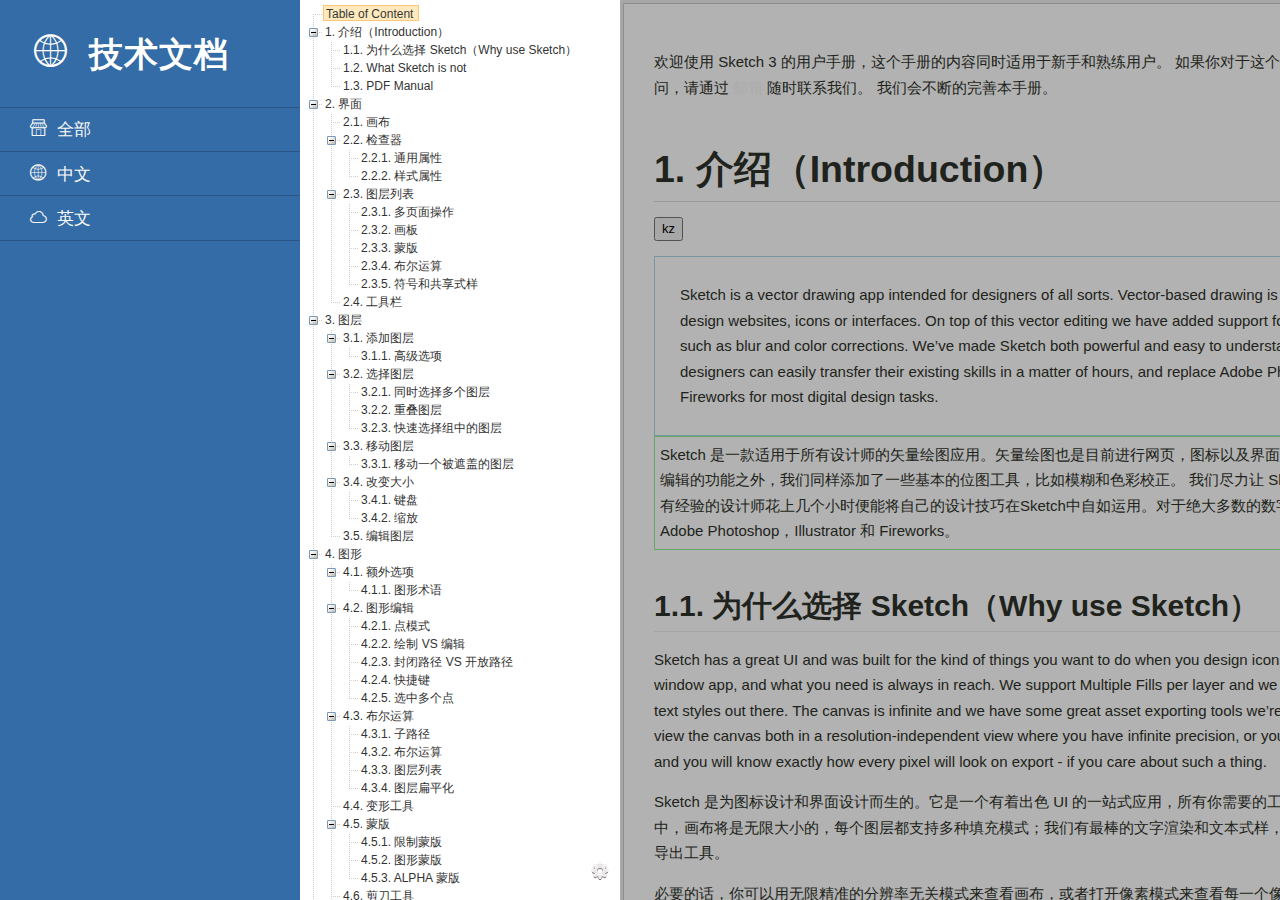
<file: preview/index.html>
<html>
	      <head>
				  <meta http-equiv="content-type" content="text/html; charset=utf-8" />
	        <title>泰然逸品index</title>
					
				<link href="toc/style/github-bf51422f4bb36427d391e4b75a1daa083c2d840e.css" media="all" rel="stylesheet" type="text/css"/>
				<link href="toc/style/github2-d731afd4f624c99a4b19ad69f3083cd6d02b81d5.css" media="all" rel="stylesheet" type="text/css"/>
    		<link rel="stylesheet" type="text/css" href="toc/css/trans.min.css" />
			
	      </head>
	      <body>
    		<div class="container">
    			<!-- Push Wrapper -->
    			<div class="mp-pusher" id="mp-pusher">

    				<!-- mp-menu -->
    				<nav id="mp-menu" class="mp-menu">
    					<div class="mp-level">
    						<h2 class="icon icon-world" id='mp_title' style='font-size: 34;color:white;'>泰然译品</h2>
    						<ul>
    						</ul>
							
    					</div>
    				</nav>
    				<!-- /mp-menu -->

    				<div class="scroller"><!-- this is for emulating position fixed of the nav -->
    					<div class="scroller-inner">
    						<!-- Top Navigation -->
				
      				  <div>
      							<div style='width:25%;'>
      									<ul id="tree" class="ztree" style='width:100%'>
		
      									</ul>
      							</div>
      			        <div id='readme' style='width:70%;margin-left:20%;'>
      			          	<article class='markdown-body'>
      			            	<style>.highlight .hll { background-color: #ffffcc }
.highlight  { background: #f0f0f0; }
.highlight .c { color: #60a0b0; font-style: italic } /* Comment */
.highlight .err { border: 1px solid #FF0000 } /* Error */
.highlight .k { color: #007020; font-weight: bold } /* Keyword */
.highlight .o { color: #666666 } /* Operator */
.highlight .cm { color: #60a0b0; font-style: italic } /* Comment.Multiline */
.highlight .cp { color: #007020 } /* Comment.Preproc */
.highlight .c1 { color: #60a0b0; font-style: italic } /* Comment.Single */
.highlight .cs { color: #60a0b0; background-color: #fff0f0 } /* Comment.Special */
.highlight .gd { color: #A00000 } /* Generic.Deleted */
.highlight .ge { font-style: italic } /* Generic.Emph */
.highlight .gr { color: #FF0000 } /* Generic.Error */
.highlight .gh { color: #000080; font-weight: bold } /* Generic.Heading */
.highlight .gi { color: #00A000 } /* Generic.Inserted */
.highlight .go { color: #888888 } /* Generic.Output */
.highlight .gp { color: #c65d09; font-weight: bold } /* Generic.Prompt */
.highlight .gs { font-weight: bold } /* Generic.Strong */
.highlight .gu { color: #800080; font-weight: bold } /* Generic.Subheading */
.highlight .gt { color: #0044DD } /* Generic.Traceback */
.highlight .kc { color: #007020; font-weight: bold } /* Keyword.Constant */
.highlight .kd { color: #007020; font-weight: bold } /* Keyword.Declaration */
.highlight .kn { color: #007020; font-weight: bold } /* Keyword.Namespace */
.highlight .kp { color: #007020 } /* Keyword.Pseudo */
.highlight .kr { color: #007020; font-weight: bold } /* Keyword.Reserved */
.highlight .kt { color: #902000 } /* Keyword.Type */
.highlight .m { color: #40a070 } /* Literal.Number */
.highlight .s { color: #4070a0 } /* Literal.String */
.highlight .na { color: #4070a0 } /* Name.Attribute */
.highlight .nb { color: #007020 } /* Name.Builtin */
.highlight .nc { color: #0e84b5; font-weight: bold } /* Name.Class */
.highlight .no { color: #60add5 } /* Name.Constant */
.highlight .nd { color: #555555; font-weight: bold } /* Name.Decorator */
.highlight .ni { color: #d55537; font-weight: bold } /* Name.Entity */
.highlight .ne { color: #007020 } /* Name.Exception */
.highlight .nf { color: #06287e } /* Name.Function */
.highlight .nl { color: #002070; font-weight: bold } /* Name.Label */
.highlight .nn { color: #0e84b5; font-weight: bold } /* Name.Namespace */
.highlight .nt { color: #062873; font-weight: bold } /* Name.Tag */
.highlight .nv { color: #bb60d5 } /* Name.Variable */
.highlight .ow { color: #007020; font-weight: bold } /* Operator.Word */
.highlight .w { color: #bbbbbb } /* Text.Whitespace */
.highlight .mb { color: #40a070 } /* Literal.Number.Bin */
.highlight .mf { color: #40a070 } /* Literal.Number.Float */
.highlight .mh { color: #40a070 } /* Literal.Number.Hex */
.highlight .mi { color: #40a070 } /* Literal.Number.Integer */
.highlight .mo { color: #40a070 } /* Literal.Number.Oct */
.highlight .sb { color: #4070a0 } /* Literal.String.Backtick */
.highlight .sc { color: #4070a0 } /* Literal.String.Char */
.highlight .sd { color: #4070a0; font-style: italic } /* Literal.String.Doc */
.highlight .s2 { color: #4070a0 } /* Literal.String.Double */
.highlight .se { color: #4070a0; font-weight: bold } /* Literal.String.Escape */
.highlight .sh { color: #4070a0 } /* Literal.String.Heredoc */
.highlight .si { color: #70a0d0; font-style: italic } /* Literal.String.Interpol */
.highlight .sx { color: #c65d09 } /* Literal.String.Other */
.highlight .sr { color: #235388 } /* Literal.String.Regex */
.highlight .s1 { color: #4070a0 } /* Literal.String.Single */
.highlight .ss { color: #517918 } /* Literal.String.Symbol */
.highlight .bp { color: #007020 } /* Name.Builtin.Pseudo */
.highlight .vc { color: #bb60d5 } /* Name.Variable.Class */
.highlight .vg { color: #bb60d5 } /* Name.Variable.Global */
.highlight .vi { color: #bb60d5 } /* Name.Variable.Instance */
.highlight .il { color: #40a070 } /* Literal.Number.Integer.Long */</style>
<style>
 
    .en {
        display:block;
        border: 1px solid lightblue;
        padding:25px;
    }
    
    .zh {
        display:block;
        border: 1px solid lightgreen;
        padding:5px;
    }
    
    .todo {
        display:block;
        border: 1px dashed red;
        padding:15px;
    }
</style>

<p>欢迎使用 Sketch 3 的用户手册，这个手册的内容同时适用于新手和熟练用户。
如果你对于这个手册的内容有任何想法和疑问，请通过 <a href="mailto:mail@bohemiancoding.com">邮箱</a>  随时联系我们。
我们会不断的完善本手册。</p>

<h1>介绍（Introduction）</h1>

<script>
function kezhi(){
    
    alert('kezhi');
}
</script>

<p><button onclick='kezhi()'>kz</button></p>

<div class='en'>
Sketch is a vector drawing app intended for designers of all sorts. Vector-based drawing is by far the the best way to design websites, icons or interfaces. On top of this vector editing we have added support for basic bitmap styles, such as blur and color corrections.

We’ve made Sketch both powerful and easy to understand. Experienced designers can easily transfer their existing skills in a matter of hours, and replace Adobe Photoshop, Illustrator or Fireworks for most digital design tasks.
</div>

<div class='zh'>
Sketch 是一款适用于所有设计师的矢量绘图应用。矢量绘图也是目前进行网页，图标以及界面设计的最好方式。但除了矢量编辑的功能之外，我们同样添加了一些基本的位图工具，比如模糊和色彩校正。
 
我们尽力让 Sketch 容易理解并上手简单，有经验的设计师花上几个小时便能将自己的设计技巧在Sketch中自如运用。对于绝大多数的数字产品设计，Sketch 都能替代 Adobe Photoshop，Illustrator 和 Fireworks。
</div>

<h2>为什么选择 Sketch（Why use Sketch）</h2>

<div class='review'>
Sketch has a great UI and was built for the kind of things you want to do when you design icons or interfaces. It’s a one-window app, and what you need is always in reach. We support Multiple Fills per layer and we have the best text rendering & text styles out there. The canvas is infinite and we have some great asset exporting tools we’re sure you will love.

You can view the canvas both in a resolution-independent view where you have infinite precision, or you can turn on Pixel Preview and you will know exactly how every pixel will look on export - if you care about such a thing.
</div>

<p>Sketch 是为图标设计和界面设计而生的。它是一个有着出色 UI 的一站式应用，所有你需要的工具都触手可及。在 Sketch 中，画布将是无限大小的，每个图层都支持多种填充模式；我们有最棒的文字渲染和文本式样，还有一些你一定会爱上的文件导出工具。</p>

<p>必要的话，你可以用无限精准的分辨率无关模式来查看画布，或者打开像素模式来查看每一个像素导出后的样子。</p>

<p>但是 Sketch 并不是一个位图编辑应用。也就是说如果你想修正一张照片或者用笔刷来画画，那么这不是你要找的应用。</p>

<h2>What Sketch is not</h2>

<div class='todo'>
Sketch is not a bitmap editor. This means that if you want to do photo correction or draw with brushes, this is not the app for you.
</div>

<h2>PDF Manual</h2>

<div class='todo'>
There's also a PDF version of the manual available. You can [download it here](http://bohemiancoding.com/static/download/manual.pdf)
</div>

<h1>界面</h1>

<p>我们将 Sketch 的界面设计的非常简洁。最顶端的工具箱包含了最重要的操作。你可以用右侧的检查器来调整被选中图层的内容，左侧的窗口则会列出文件中的所有图层，中间当然就是你正在创作的画布。</p>

<p>Sketch 里没有浮动面板，检查器将会根据你选中的工具来显示所需控件，这样你能始终不受打扰的在画布上创作。</p>

<h2>画布</h2>

<p>Sketch 的画布尺寸是无限的，可以向任意方向无限延伸，你将拥有绝对的自由来规划自己的创作区域。</p>

<p>如果你想在画布中设置一个固定的画框，你只需新建一个或多个新的画板。举个例子，设计移动应用界面时，很多设计师会为应用的每一个屏都创建一个画板，然后排列开来以便查看。</p>

<p>你可以用无限精准的分辨率无关模式来查看画布，或者打开像素模式来查看每一个像素导出成JPG或者PNG文件后的样子。值得注意的是，有些效果——比如模糊——会自动将画布的一部分以像素模式显示，因为模糊本身就是一个基于像素的效果。</p>

<h2>检查器</h2>

<p>右侧的检查器能让你对正在编辑的图层——有时是正在使用的工具——进行参数调整。当你选中一个图层时，你会发现检查器被划分为几个区域。</p>

<h3>通用属性</h3>

<p>通用图层式样都在顶端区域：图层所在位置，透明度，混合模式以及几个特殊选项——比如调整矩形内角半径和多边形的不同点模式。</p>

<h3>样式属性</h3>

<p>边框和填充属性都有他们独自的区域，你可以勾选左上方的小方框展开他们，并显示出具体的选项。如果你点击颜色按钮，你会发现检查器滑倒一边，出现新的专门的颜色检查器，你只需要单击顶端的“后退”按钮便会回到主检查器。当你选中了其他图层，同样会自动回到主检查器。</p>

<h2>图层列表</h2>

<p>图层列表列出了所在页面的所有图层(和切片)，每个涂层都会有一个小小的预览。你可以在这里：查看涂层是否被锁定，不可见，使用了蒙板或标记为可导出；重新排列图层，或者给图层添加布尔运算，比如减去顶层形状；对图层进行建组或者重命名来管理他们。</p>

<h3>多页面操作</h3>

<p>Sketch支持多页面操作，你可以在图层列表上面的按钮里面添加/删除或者转换到其他页面（或者用键盘上的 Page Up/Page Down来切换）。图层列表始终只会显示当前页面的图层。</p>

<h3>画板</h3>

<p>在图层列表里，有白色背景一栏的便是画板，你可以把画板视为设计中的顶层对象，所以一个画板不能被嵌入另一个画板。</p>

<h3>蒙版</h3>

<p>在图层列表里，那些使用了蒙版的图层名前会有一个小点，它的蒙版则是底下紧接着不带小点的图层。了解更多关于蒙版。</p>

<h3>布尔运算</h3>

<p>每个图形都可以包含多个子路径，他们会以组的形式呈现在图层列表中，伴随一个下拉箭头显示具体的子路径。每一层子路径都可以单独设置布尔运算，决定和它的下一图层以什么方式组合。图层列表能清晰的展现子路径的组合方式，同时方便你随时调整更改。</p>

<h3>符号和共享式样</h3>

<p>符号是一种特殊的组，他们可以出现在文件的多个地方。符号会以紫色文件夹图标呈现在涂层列表中——正常编组则是蓝色的文件夹。了解更多关于符号。</p>

<p>共享式样可以使多个对象（图形以及文本）的式样保持一致，如果一个图形或者一段文本使用了共享式样，他们的预览小图标会显示成紫色，而不是标准的灰色。了解更多关于共享式样。</p>

<h2>工具栏</h2>

<p>Sketch 的工具栏涵盖了你创作当中所需要的所有工具。</p>

<p>在默认工具栏中，第一组工具是用来添加新图层的：图形、图片、符号等等。</p>

<p>编组 (Group) 和取消编组 (Ungroup) 能让你有条例的组织文件。</p>

<p>接下来的几个工具则都是用来编辑现有图层：旋转 (Rotate)，变形 (Transform)， 通过布尔运算来合并图层，以及在图层列表中上移或下移图层。</p>

<p>工具栏最后的导出(Export) 按钮 同时也是一个切片工具，你可以在这将你的作品导出为一个或多个位图或者矢量文件。</p>

<p>不同于其他绘图应用，Sketch把常用工具放在顶端的工具栏，而不是垂直排列的工具箱，但如果需要，你可以通过右击工具栏，进入“定制工具栏…” (Customize toolbar…) 来添加工具和快捷键。·</p>

<h1>图层</h1>

<p>图层是 Sketch 中最基本的构成单位。不同于其他将图层和对象混为一谈的应用，在 Sketch 里每个对象都有自己的图层。所以在这个手册中，我们所说的“图层”和“对象”其实是一样的意思，这两个词是可以相互替换的。</p>

<p>编组和画板能让你在 Sketch 里有效的管理内容，他们也会被视为多个图层的组合。要想添加新的涂层，你可以单击工具栏中的 insert 按钮。</p>

<h2>添加图层</h2>

<p>添加图层最简单的方式便是直接从工具栏选择一个标准图形。比如选中矩形工具，光标会变成一个右上角有个小矩形的十字图案。这时你只需在画布上单击并拖动鼠标来添加你想要的形状。松开鼠标，随即完成这个矩形，并开始编辑它。</p>

<h3>高级选项</h3>

<p>添加新图层是非常容易的，但我们同时提供了几个隐藏快捷键来帮助你方便的绘制。比如说你可以按住 shift 键来绘制等边图形；按住 option 键来从中心绘制图形，而不是从左上角绘制。</p>

<p>如果你想改变图形的起始点，你需要按住空格键，这样你将会修改起始点，而不是图形的大小。</p>

<h2>选择图层</h2>

<p>你只需单击来选中图层，这时选择框的四角和边框上会出现8个小手柄。</p>

<p>值得注意的是，万一你没看见这些小手柄，那么有可能是你不小心将手柄隐藏起来了，你可以进入 视图 菜单栏，打开 显示选区手柄 (View &gt; Show Selection Handles)。</p>

<h3>同时选择多个图层</h3>

<p>你可以按住键盘上的 Shift 键来同时选择多个图层，当你点击其他图层时，之前选中的图层也会为你保留。如果你按住 Shift 键去点击一个已经选中的图层，则会取消选择它。</p>

<p>如果你在画布上任一点单击并拖拽出一个矩形，则会选中这个矩形中的所有图层。你可以继续按住 Shift 键或者command键来增加图层或者取消个别已经选中的图层。</p>

<p>如果你同时按住 option 键，则只会选中完全被包括在所画选取内的图层。</p>

<h3>重叠图层</h3>

<p>为了让选择某一图层底下的图层更容易，你可以右击鼠标，从菜单中选择 “选择图层”（Pick Layer），便会显示出鼠标底下的所有图层列表。</p>

<p>需要注意的是，在 Sketch 2 里，这个功能是通过快捷键 option + command 来实现的，在 Sketch 3 里将被右击鼠标代替。</p>

<p>另一个方便的快捷键是 option 键，按住 option 键，Sketch 会选中第二层图层，而不是最上层的。如果某个区域有多个图层重叠，而你想选择第三层，那么还是需要用到上面说的右击鼠标的方法来选择了，有些情况下，你会发现这是个非常方便的小功能。</p>

<h3>快速选择组中的图层</h3>

<p>编组能方便的管理内容，有时还能预防无意的编辑操作。单击组，整个组会被视为一个图层，双击才会进入组内选择具体图形。</p>

<p>当然，有时你肯定想从深深的编组层级中直接选中某一具体图层，你可以按住 command 键，来直接选择埋在组里的图层，无需不停的双击以进入更深的层级，这将省去你不少的时间。</p>

<p>如果你同时按住 shift 键，则能选择多个图层。</p>

<h2>移动图层</h2>

<p>你可以选中任意图层，并拖动鼠标来移动他们。按住 Shift 键来拖动，则会让图层严格按照垂直或者水平方向移动。</p>

<p>当你移动某一图层（或者修改尺寸）时，Sketch会自动帮你将它与相邻的图层对齐。如果没出现自动对齐，那可能是参考线功能被不小心关闭了，你可以在 视图 菜单里打开显示参考线 (View &gt; Show Layer Guides)。标尺 (Rule)，参考线 (Guides) 和 网格 (Grid) 是一个大的话题，我们会在另一章节单独来讨论。</p>

<p>如果你先按住 alt 键再拖动图层，你其实会创建一个原图层的拷贝，原来的图层还是会在最初的位子。（如果你接着按快捷键 command + D，Sketch则会重复你刚才的操作，复制出一个一样的图层。）</p>

<h3>移动一个被遮盖的图层</h3>

<p>这是另一个重叠图层很麻烦的地方，正常情况下，你单击并拖动一个图层它会被立即选中，并移到新的位置。</p>

<p>大多数时候这是非常方便的，但如果你想移动一个完全在另一图层底下的图层，这就会变得非常碍事，因为会直接选中并移动最表面的图层。</p>

<p>解决这个问题，你需要按住 option + command 键，再来单击你需要的图层并移动它，你甚至可以单击画布上完全不同的区域，Sketch 仍会为你保留之前的选区。</p>

<p>需要注意的是：在 Sketch 2 中这个功能的快捷键是 A 键，但在 Sketch 3 中，A 键被重新设定为添加画板的快捷键。</p>

<h2>改变大小</h2>

<p>8个手柄不仅会向你指示出选区，还可以帮你修改图层的大小。你可以拖动任一个手柄来调整，如果你同时按下Shift 键，图层的长宽则会按等比例变化。</p>

<p>拖拽图形某一边中间的手柄会只调整图形的长或宽，想要同时调整，则直接拖拽图形的角。</p>

<p>如果你按住 option 键，图层会从中间向四周改变大小，而不是从对角开始变化。</p>

<h3>键盘</h3>

<p>你可以直接使用键盘调整图层大小。相对于鼠标，使用键盘能更好实现精确到像素的调整。你需要按住 command 键和方向键来操作。⌘→会将图层宽度增加 1px，⌘←则会将宽度减少 1px。同样的，⌘↓ 和 ⌘↑则分别将长度增加和减少 1px。如果你同时按住 shift 键，每一次更改的数值将会变成 10 px。</p>

<h3>缩放</h3>

<p>当你改变一个图层的大小时，它的式样元素并不会随之变大变小：一个 10x10的图形上 1px的描边在这个图形被拉伸至 50x50的时候，将仍保持 1px的描边。想要更改图层大小的同时一起更改式样，那就使用编辑菜单当中的缩放工具吧。</p>

<h2>编辑图层</h2>

<p>双击一个图层，或者单击工具栏中的编辑按钮就可以进入图层的编辑模式，接下来发生什么则取决于你想编辑的是什么类型的图层了，请接着阅读相关的内容。</p>

<p>请记得，你可以单击图层外任一点，或者按下 Return 键或 Escape 键，来随时退出图层的编辑模式。</p>

<h1>图形</h1>

<p>在你的文件中最常见的图层应该就是图形了。Sketch 提供了多种不同的基本图形供你选择：圆形，矩形，星型等等。这几个图形中会有几个有趣的额外选项，比如星型和圆角矩形。</p>

<p>你只需单击工具栏中的 添加(Insert)&gt;图形(Shape) 按钮，选择一个图形，便可以开始创作。当你的鼠标在画布上拖拽的时候，Sketch 会提示你这个图形的大小，松开鼠标，便会成功添加图形，右边的检查器上也会立即显示出这个图形的相关信息，又是也会出现相应的额外选项。</p>

<h3>额外选项</h3>

<p>有些图形会带来几个有趣的额外选项，你最经常遇到的便是星型和圆角矩形，你可以调整星型的半径和角的数量，也可以改变圆角矩形的圆角半径。</p>

<h3>图形术语</h3>

<p>点是组成每一个图形的基本单位，他们会被直线或曲线连接成一条路径。一个图形可以包含一个或多个路径。多个路径则是通过布尔运算组合在一起的，想象大小两个圆，小圆被放置在大圆上把大圆“打”出一个洞。这个将简单图形组合成复杂图形的布尔运算我们会在另一章节详细讨论。</p>

<h2>图形编辑</h2>

<p>每当你绘制一个新的图形或是编辑一个现有的图形，你其实都是在和点做交互，你在屏幕上看到的是 Sketch 将这些点连接起来的线。有时是直线，有时是曲线。</p>

<p>举个例子，先通过工具栏的 添加 &gt; 图形 &gt; 矩形 （Insert &gt; Shape &gt; Rectangle）来添加一个矩形，完成后再双击它开始编辑，你会看见每个角上都会有一个小圆点，你可以单击并拖拽这些点来移动。需单击图形边上任意点单击就可以添加新的点，要想删去某一个点，只需选中它，然后按 delete 健。</p>

<p>如果你想将一条直线变为曲线，先双击一个点，它的两侧会出现两个新的小手柄，他们分别控制这这一点两边线条的弯曲程度。你可以把这些小手柄理解为他们把线条朝自己的方向拉伸。</p>

<h3>点模式</h3>

<p>点的控制手柄有几种不同的模式，他们决定了之间会出现怎样的线条。</p>

<p>在编辑图形的时候，检查器会显示出四种不用的点模式：</p>

<p>・直线角 (Straight)：当你刚刚点击画布的时候，会添加一个直角，也就是说没有任何锚点，你所得到的便是一条直线。
・镜像 (Mirrored)：锚点会镜像对应。两个锚点将会与主点距离相同并且正好相互对立。当主点并非直角时，镜像便是默认的点模式。
・不对称 (Asymmetric)：两个锚点到主点之间的距离是独立的，但他们依然相互对应。
・断开连接 (Disconnected)：锚点之间完全独立，互不影响。
如果一个角被设定为直线角，你也可以用底下的滑块将直线叫变为圆角。如果你通过 添加 &gt; 图形 &gt; 圆角矩形（Insert &gt; Shape &gt; Rounded）添加了一个圆角矩形，那么你将得到一个四角被设定了默认值的圆角矩形。</p>

<p>能够独立控制每个点，代表着你可以为每个点都设置不同的值，比如说你可以轻松的让一个矩形的上面两个点为圆角，底部两个点为直线角。</p>

<h3>绘制 VS 编辑</h3>

<p>除了用一个现有的图形工具来添加图形，你也可以用矢量工具自己绘制一个。进入菜单栏 &gt; 添加 &gt; 矢量工具 （Insert &gt; Vector），在画布上单击添加第一个锚点，继续单击别处添加第二个锚点。</p>

<p>你会看见有线条连接两点，接着单击别处但不要松鼠标，拖拽锚点以绘制曲线。你可以继续画上几条线，最后单击第一个锚点，便能绘制出一个封闭的矢量图形，完成编辑。</p>

<p>不管是绘制新的图形还是编辑现有的图形，选择和添加新的锚点的这些操作方法都是一样的。</p>

<h3>封闭路径 VS 开放路径</h3>

<p>一个路径可以是封闭的也可以是开放的。封闭图形的最后一条边会与第一条相连接，开放图形则会在起点和终点间留出一个间隔。你可以通过菜单栏中的 图层 &gt; 路径 &gt; 关闭路径 （Layer &gt; Paths &gt; Close Path），来将一个开放路径变为封闭路径，反之亦然。</p>

<p>针对一个开放路径，你可以随时在编辑模式中随时添加新的锚点。</p>

<p>值得注意的是，当你为一个开放路径设置了颜色填充，那么这个填充会呈现出路径已经被封闭了一样，哪怕这个路径的边框仍然有间隔不完整。</p>

<h3>快捷键</h3>

<p>绘制矢量图形时，你可以按住 shift 键再画之后的点，Sketch会自动帮你对齐到前一点的45度角方向，这在你绘制直线时会非常方便。如果你是在两点之间添加新的锚点时按住 shift 键，你便会得到两点间的锚点。</p>

<p>如果你按住 command 键，单击两点间的线条，Sketch则会帮你在线条的正中间添加锚点。</p>

<h3>选中多个点</h3>

<p>有一个不那么明显的功能是你可以同时选中多个点，一起移动它们。在选择点的时候按住 shift 键就好，你会看见被选中的点中心是白色的，而没被选中的点中心是灰色的。</p>

<p>另从画布空白处单击并拖拽出一个矩形选区。如果你一直按住了 shift 键，则会将新选区和之前的点一起选中，如果没有按住 shift 键，则会取消之前的选择，只保留新选区内的点。</p>

<h2>布尔运算</h2>

<p>如果Sketch的标准图形中没有你想要的图形，那就需要你自己创作了。你的第一个想法也许是用矢量工具来手绘出来，然而你会发现很多复杂的图形都可以轻易地被拆分成基本的图形，布尔运算正是为了帮你实现这一点——将几个基本图形结合成一个复杂图形。</p>

<h3>子路径</h3>

<p>Sketch支持动态的布尔运算，但在我们做进一步讨论之前，先来快速的回顾一下矢量图形。Sketch当中的大多数矢量图形都只含有一系列的锚点——也就是说都只有一个路径。然而一个图形可以有多个子路径，至于这些子路径最终是什么效果，则取决于他们是如何组合的。</p>

<p>在Sketch当中使用布尔运算，Sketch会通过具体的布尔算法将最上层的图形变成下一层图形的子路径。因为Sketch当中的布尔运算是动态的，所以你也可以随时调整每一个子路径，比如你可以单独调整其中一个矩形的内角半径。</p>

<h3>布尔运算</h3>

<p>我们有4种不同的布尔运算，你可以根据需要来具体选择：</p>

<p>・合并形状 (Union)：合并的结果是会得到两个矢量区域的总和。
・减去顶层形状 (Subtract)：这一项的结果是顶层矢量的区域会从下一层的图形上移去。
・与形状区域相交 (Intersect)：与形状区域相交的结果是会保留原图形重叠的部分。
・排除重叠形状 (Difference)：排除重叠形状的结果是只保留原图形不重叠的部分，它是“与形状区域相交”这一运算的反向。</p>

<h3>图层列表</h3>

<p>当你有一个含有多个子路径的图形时，你可以来看看左侧的图层列表。正如编组列表一样，图层列表的左边也有一个下拉箭头，单击它你便会看见这个图形的子路径列表。值得注意的是，每一个子路径的布尔运算你都可以在右边的按钮中单独修改。一个子路径可以被设置成减去顶层形状，它上面的一个子路径则可以和它再相合并。</p>

<p>图层列表的顺序是从下至上的，布尔运算的工作原理也是一样，即你所选的布尔运算将这一层和下一层的图形相组合，他们的结果再与另一层相组合。</p>

<h3>图层扁平化</h3>

<p>当你使用扁平化功能（ Flattening），Sketch 会试着将一个图形里的多个子路径呈现为一个路径——也就是将层级结构变得更扁平。但是有些图形是无法扁平为一个路径的，比如说一个环状图形，将只能被呈现为两个路径：一个是外圈路径，一个是内圈路径。</p>

<p>当 Sketch 不能完成扁平化的命令时，会出现一个小警告，如果你继续坚持，那有的子路径可能被替换，也许比之前跟少，也许和之前一样多。</p>

<p>也许在你之前使用的绘图应用中，你每次添加布尔运算后到要让图层扁平一次，但在 Sketch 当中大可不必这么做，你可以尽情添加无数曾布尔运算，而无需使用扁平命令。</p>

<h2>变形工具</h2>

<p>变形工具可以通过改变点的位置或者制造一个视觉上的3D效果来使一个矢量图形变形。Sketch里，你可以运用变形工具变形一个或同时变形多个图层。</p>

<p>选中一个或多个图层，然后单击工具栏里的变形工具。你可以拖动四角的锚点来任意改变图形的形状，或者拖拽中间的锚点来同时移动两个边角使图形倾斜。</p>

<p>当你从一个图形的一角拖拽变形，你会发现其对角也会往相反方向拉伸，这能形成对称的变形效果，但如果你只想往一个方向拉伸，按住 command 键再拖动鼠标就好。</p>

<h2>蒙版</h2>

<p>Sketch里的蒙版可以让你有选择性的显示出图层的一部分。比如说在一个图片上圆形蒙版，那么这张图片就只会显示出圆形内部的内容。</p>

<p>所有的图形都可以变成蒙版，你只需要先选中图形，然后进入 编辑 &gt; 使用图形蒙版(Edit &gt; Use as Mask), 所有在这个蒙版上面的图形都会被剪切成蒙版的内容显示出来。</p>

<h3>限制蒙版</h3>

<p>如果你不想接下来所有的图层都被蒙版剪切，那么你可以将蒙版和想要被剪切的图层单独编组，一次来限制蒙版的使用情景。一旦蒙版被编组，其他一切在组外的图层就都不会被蒙版剪切了。</p>

<p>在无法编组的情况下，你还可以通过以下方式限制蒙版：</p>

<p>・选中一个你想从剪切蒙版中释放出来的图层
・进入 编辑 &gt; 忽略底层蒙版 (Edit &gt; Ignore Underlying Mask)</p>

<p>这一层图层和它以上的所有图层就都不会被蒙版剪切了。当你调整图层顺序的时候则需要格外注意，个别图层可能会意外的被蒙版剪切。</p>

<h3>图形蒙版</h3>

<p>如果上面这一系列操作听起来很麻烦，我们也有更好的办法：在画布上同时选中一个图形和一张图片，选择 编辑 &gt; 用所选图形做为蒙版 (Edit &gt; &quot;Mask with Selected Shape&quot;)， 就可以直接将这个图形作为选中图片的蒙版了。Sketch会自动为他们编组，并把其中的图形图层变成蒙版。</p>

<h3>ALPHA 蒙版</h3>

<p>默认情况下，一个蒙版会显示出所在区域的图片，隐藏其他的地方。另一种使用蒙版的方式是通过 ALPHA 蒙版建立渐变区域，来具体选择图片的各部分是否可见。</p>

<p>使用这个方法你可以先选中蒙版，选择 图层 (Layer) &gt; 使用蒙版 (Use Mask) &gt; ALPHA 蒙版 (ALPHA Mask) 来实现。</p>

<h2>剪刀工具</h2>

<p>剪刀工具可以用来剪去矢量图形的线条。你可以先选中矢量图形，然后选中工具栏中的剪刀工具，或者在菜单栏中进入 图层 &gt; 路径 &gt; 剪刀工具 (Layer &gt; Paths &gt; Scissors) 来使用。</p>

<p>接下来你可以单击矢量图形的边来剪切它。当你完成后，只需单击图形外的画布，或者按下键盘上的回车键或退出键即可。当你将图形剪切到只剩一条直线时，Sketch会自动退出剪刀工具。</p>

<h2>复制旋转</h2>

<p>这是Sketch当中一个特别的工具。它并没有出现在默认的工具栏里，但你可以通过右击工具栏并选中定制工具栏 (Customize)来将旋转复制添加到工具栏上。你也可以在菜单栏中进入 图层 &gt; 路径 &gt; 复制旋转 (Layer &gt; Paths &gt; Rotate Copies).</p>

<p>这个工具能复制选中的图形，并按照一个特定的中心点旋转。例如绘制一朵花，你可以先画出一片花瓣，然后复制12片花瓣并旋转，即可得到一朵花的图案。</p>

<p>你可以选中一个图层，激活复制旋转工具，输入你想要的复制数量，接着调整中心点的位置，最后单击图形外的画布即可退出复制旋转工具。</p>

<h3>分离路径</h3>

<p>所有的复制图形都会被视为原图形的子路径，如果你想让他们成为完全独立的图层，你只需从菜单栏进入 编辑 &gt; 路径 &gt; 分离 (Layer &gt; Paths &gt; Split)即可。</p>

<h2>铅笔</h2>

<p>你可以使用铅笔工具来自由的绘图。当你松开鼠标之后，Sketch 会帮你简化路径，顺滑曲线。</p>

<p>你可以在工具栏的添加菜单中找到铅笔，也可以用铅笔的快捷键 P。</p>

<h2>描边宽度</h2>

<p>描边宽度工具让你任意改变图形边框的宽度。选中一个矢量，在检查器中设定边框，然后在菜单栏中进入 图层 &gt; 路径 &gt; 描边宽度 (Layer &gt; Paths &gt; Stroke width)。现在再点击画布上的图形边框，添加一个宽度锚点，你可以拖拽这个锚点使描边变宽或变窄。</p>

<h1>文本</h1>

<p>Sketch 使用操作系统原生的字体渲染，因此文本看起来都会很棒。使用原生字体渲染的好处就是当你进行网页设计时，你可以肯定作品中的文本都是精准的。Sketch 同时支持文本样式，所以你可以让多个文本图层使用共同的字体，大小，和字间距等等。</p>

<h3>添加文本</h3>

<p>你可以从工具栏中选择文本工具。当光标变成文本光标时，在画布中任一点单击以添加文本图层。你会看见新的文本图层已被选定，直接开始打字吧。</p>

<p>你也可以单击并拖动鼠标以创造一个固定尺寸的文本框，当文本内容大于文本框时，会自动向下扩展文本框长度。而普通的不固定尺寸的文本框则会向后扩展宽度以适应文本内容。</p>

<h3>改变文本大小</h3>

<p>如果你直接拖拽文本框，文字本身的大小并不会相应改变，但是你可以拉动文本框底部的缩放手柄来一起控制文本框和文字的大小。</p>

<h2>文本检查器</h2>

<p>当你选中了一段文本，你会发现检查器随之变成了编辑文本所需要的属性。</p>

<p>在基本的图层属性下面是共享文本式样的区域。</p>

<p>接着是选择字体和字号的地方，同时你可以展开 T 按钮，来选择一些文字装饰，比如下划线。再下面则可以选择字间距，行间距和段落间距。</p>

<h3>文本颜色</h3>

<p>编辑文本时，你可以通过 T 按钮和字号中间的颜色按钮为文本设置单独的颜色。你也可以为文本设置一个通用的填充式样，比如渐变，但是任何填充都将针对整个文本图层，这将覆盖刚才那个颜色按钮的设置。</p>

<p>值得注意的是，为了在文本上渲染渐变效果，我们得将文本转化为矢量图形，并失去文本的子像素抗锯齿效果。</p>

<h3>自动大小文本框 VS 固定大小文本框</h3>

<p>文本框的宽度属性（在对齐功能的下面）可以被设置为自动或者固定。自动大小文本框意味着它会自动扩展以容纳你输入的一切文本。固定大小文本框则会在你输入更多内容时保持现有宽度不变，而增加文本框的长度。</p>

<h2>文本渲染</h2>

<p>Sketch 使用操作系统原生的字体渲染，因此文本看起来都会很棒。使用原生字体渲染的好处就是当你进行网页设计时，你可以肯定作品中的文本都是精准的。</p>

<p>Mac OS 系统使用了一种叫子像素抗锯齿效果 （subpixel-antialiasing）的技术来提升文本渲染效果，Sketch 里也是采用的这一种。但有时会出现一些问题警告，我们从一些底层技术来慢慢解释。</p>

<h3>子像素抗锯齿技术</h3>

<p>一个电脑的显示器是由网格状的像素组成的。文字渲染遇到的问题是普通的屏幕里并没有足够多的像素来精确的展现文字的曲线。这就需要用到子像素抗锯齿技术了，它会将那些被文字曲线遮住一部分的像素稍稍变亮一些，并且在视觉上产生更平滑的效果。</p>

<p>这就是为什么当你在像素模式中把文本放很大观察时，你会看见文字旁边有一些蓝色和棕色的小色块，但是在正常大小时，这些文字效果又没有任何问题。Windows 用户对这种子像素抗锯齿技术不太习惯，他们总是将 Mac 的文字渲染形容成 “很胖”。</p>

<h3>无法实现抗锯齿时</h3>

<p>顺利实现子像素抗锯齿效果，文本必需出现在一个不透明的（有色的）背景上，因为系统需要知道最终的颜色对比结果是什么样的。这一点与图层混合模式是相冲突的。</p>

<p>要实现图层混合模式，Sketch 需要在一个透明背景上渲染所有的图层，这样这些图层才能像你所期望的那样混合在一起，最终结果再渲染回 Sketch 的白色画布上。</p>

<p>这就会带给我们一个问题，如果没有一个不透明背景我们就不能渲染抗锯齿的文字，但是有了不透明的背景我们又不能渲染图层的混合模式了。这就意味着，一旦你的画布中出现了一个有混合模式的图层，Sketch 就不得不运用透明背景的算法，而无法给文字实现子像素抗锯齿效果了。</p>

<p>你可以尝试对比一下，将一段文本放在不透明背景上（比如填充颜色或者填充了图片的图形）来看看效果。</p>

<h3>导出</h3>

<p>另一个关于子像素抗锯齿效果的问题出现在导出上。在画布上，Sketch 可以顺利的渲染有色背景上的文本。但当你将文本导出为 PNG 文件，并保持背景透明，你便会发现文本变得不太一样——因为背景是透明的，我们无法在透明背景下渲染子像素抗锯齿效果。</p>

<p>和之前说的混合模式一样，你也可以尝试对比一下，将一段文本放在不透明背景上（比如填充颜色或者填充了图片的图形）来看看效果。</p>

<h3>为 iOS 设计</h3>

<p>苹果最初发布 iPhone 时，他们决定不用子像素抗锯齿技术来渲染手机上的文字，原因是显示器上的像素都是由红绿蓝的光形成的，而 iPhone 是可以横屏竖屏切换的，也就是说这些本来垂直排列的红绿蓝像素会突然水平排列，这样一来，整个子像素抗锯齿技术就崩溃了。苹果可以保持竖屏时候的文字渲染，放弃掉横屏的情况，但他们理智的决定保持竖屏与横屏的体验一致。</p>

<p>所以每当你在为 iPhone 或者 iPad 设计交互页面，你都需要记住这一点：在画布上，Sketch 会帮你对文字进行子像素抗锯齿渲染，但在移动设备上，文字并不会被这样处理。你需要告诉 Sketch 无需进行子像素抗锯齿渲染，通过 Sketch &gt; Preferences &gt; General, 取消选择 subpixel-antialiasing。</p>

<h2>共享式样</h2>

<p>你会经常想将多个文本设置为同一式样，共享式样能实现这一点，他们会将你分散在不同图层中的文本都保持同步。</p>

<p>值得注意的是，文本式样只能在一个文件中共享，一个文件中的不同页面不同画板都能够使用。</p>

<h3>创建式样</h3>

<p>想要创建新的文本式样，你需要先选中一个文本框，然后进入 图层 &gt; 创建共享式样 （Layer &gt; create Shared Style），你会发现检查器立即显示出了当前图层的文本式样，你也可以在这里给式样重命名。</p>

<p>如果文本属性发生任何改变，都会自动与其他使用同一式样的文本保持同步。</p>

<h3>新的文本图层</h3>

<p>你可以和往常一样添加第二个文本图层，然后在检查器中给这个文本使用之前创建好的式样。另一个直接添加特定式样文本图层的方法是，进入 添加 &gt; 式样文本 (Insert &gt; Styled Text)，然后选择你想要的式样，接下来的步骤和添加正常的文本图层则是一样的了。</p>

<p>注意：在Sketch 2 中我们就已经有了文本共享式样的功能，在Sketch 3中又进一步升级了。最大的变化就是，现在渐变填充，阴影和内阴影都能包含在文本式样当中了。</p>

<h2>文本路径</h2>

<p>Sketch支持文本渲染路径，比如右边这样：</p>

<p>我们只需要两个东西来实现这个效果：一个矢量图形和一个文本图层。当你进入顶端的 编辑菜单 &gt; 文本路径 (Edit &gt; Text on Path)，Sketch会帮你把文本图层贴合的放在它下一层的矢量图形上面。值得注意的是，两者的顺序必须是矢量图形在文本图层的下面，才能得到这样的效果。</p>

<p>放置文本图层时你只需将文本横向拖至矢量图形，这点很难用文字表述，但你可以在创作中非常直观的看到他们如何实现。</p>

<h2>文本转化为轮廓</h2>

<p>文本也都可以被转换成矢量图形，你可以执行 文本 &gt; 将文本转换为轮廓 (Type &gt; Covert Text to Outlines) 的命令来实现。这会将文本中的每个字母都变成图形，你可以向编辑任何其他图形一样单独编辑每一个路径和锚点。</p>

<p>警告</p>

<p>但是，请额外留心这个操作。不要将很长一段文字都转化为矢量图形，这回大大减缓文件的运行速度。</p>

<p>将一小段文字转化为大量包含布尔运算的子路径是非常非常消耗系统内存的，如果你不得不转换一段文字，那么你可以先将一段文字尽可能分成多个短文本，然后再一个个的转化为矢量。</p>

<p>不过既然你现在可以直接在文本上运用渐变等效果，大多数时候你都不会需要将文本转化为轮廓。</p>

<h1>图片</h1>

<p>Sketch 不是一个位图编辑器，所以我们的图片编辑功能比较有限。但是 Sketch 3 改进了这一点，现在能更好的处理文件中的图片。</p>

<p>值得注意的是，你可以将任何图层变成一个扁平的位图，通过进入 图层 &gt; 将选区变成位图 （Layer &gt; Flatten Selection to Bitmap）。</p>

<h2>位图编辑</h2>

<p>Sketch 中的位图编辑有很大的提升，现在也有一个得体的 UI 来专门展示。</p>

<p>选中一个图片，双击它进入编辑模式，你会看见检查器里出现了几个特殊的工具，但是你需要先在画布上设立一个选区，然后再选择编辑工具。</p>

<p>・选区：在图片上选择一个矩形区域
・魔棒：单击画布上任一点开始拖拽以选择一个区域，拖拽的范围越大，容差就会越大。</p>

<p>值得注意的是，你可以按住 shift 来同时添加多个选区，或者按住 option 键从已有选区中取差集。一旦确立好选区，你可以剪切/复制选区来创建一个新的位图，或者用以下四种工具再来编辑。</p>

<p>・反向：当前未被选中的区域会被选中，反之亦然。
・剪裁：剪去选区之外的区域。
・填色：为选区填充特定颜色。会出现拾色器供你选择颜色。
・矢量化：将选区转变为的图形图层，与魔棒工具结合能发挥强大功能。</p>

<p>当你结束对位图的编辑，只需单击图片外任一点，或按下 return 键/ escape 键即可退出编辑模式。</p>

<h2>九宫格</h2>

<p>正常情况下，你缩放一个位图时，他们会对称的向各个方向变化。但有时这并不是你想要的，比如说你在做一个网页设计，你也许会想要一个 safari 里的白色背景，随着网页内容变多而变长。</p>

<p>我们特意增加了针对图片的九宫格缩放来解决这个问题。进入 图层 &gt; 转化为九宫格图片 （Layer &gt; Convert to Nine-slice Image），你会发现图片被划分为了9个区域。你可以单击拖拽四个中心点的任一个来调整9个区域。</p>

<p>下次你再缩放这个图片时，变只会向某一个方向移动和伸展，并按比例的缩放中心的部分。</p>

<h2>色彩校正</h2>

<p>如果你想微调一张现有图片的颜色，那可以使用检查器中的色彩校正面板来实现，在这，你可以改变图片的饱和度，亮度和对比色。</p>

<p>需要注意的是，这一个不破坏原图的操作，所以你稍后还可以再次更改这些参数。</p>

<h1>符号</h1>

<p>符号是 Sketch 3 里一个重要的新功能，它让你方便的在多个页面和画板中重复运用某组内容。但他们保存在某一文件中，并不能在不同文件中共享。</p>

<p>符号本身其实就是一种特殊的组，在图层列表中也是以组的形式出现，但是不同于普通的组的蓝色图标，符号会有一个紫色的文件夹图标。</p>

<h3>创建符号</h3>

<p>要想创建新的符号，只需选中一个组，或者几个图层，然后单击工具栏中的 “转化为符号（Convert to Symbol）按钮”。或者进入菜单的 图层 &gt; 创建符号 （Layer &gt; Create Symbol）。</p>

<p>如果你所选是多个图层，Sketch 会帮你把他们先进行编组，你会发现涂层列表里这个组的图标变成了紫色，你可以给这个符号重命名。</p>

<p>现在你可以再进入 添加 &gt; 符号 （Insert &gt; Symbol），在画布中复用这个符号了。你可以继续复制粘贴这个符号，Sketch 会自动将所有副本保持链接。</p>

<p>任何针对某一副本的编辑，都会立即同步到其他所有的副本上去。</p>

<h3>排除文本</h3>

<p>符号被运用的最广泛的地方，一般就是网页的 header 和 footer，或是按钮这样的基本 UI 元素。这个时候你就会希望symbol当中保持文本的独立：比如每个按钮看起来是一样的，但里面的文本内容各不相同。</p>

<p>实现这一点非常简单，你只需先选中符号中的文本，然后勾选 从符号中排除文本（Exclude Text Value from Symbol），这时起，所有针对文本的编辑就都是独立的了。</p>

<h3>管理符号</h3>

<p>如果你在文件中创建了多个符号不方便管理，你会想把它们也编组。</p>

<p>如果你进入 添加 &gt; 符号 &gt; 管理符号 （Insert &gt; Symbol &gt; Manage Symbols），你会得到一个文件中所有符号的下拉列表，你可以在这删除或重命名符号。如果你在符号名中加入了斜杠 “ / ”，Sketch 会将它视为组的分隔标志。举个例子，两个分别名为 Button/Normal 和 Button/Pressed 的符号会被一起编入叫 Button 的组内。</p>

<p>值得注意的是，符号始终会按照字母顺序排列，而不是创建时间。</p>

<h3>复制符号</h3>

<p>如果你想复制一个现有的符号，选中画布上的任一副本，然后再检查器中选择 复制符号（Duplicate Symbol）。</p>

<h3>交换符号</h3>

<p>你可以给现有的副本更换符号，比如说，你可以将正常按钮和按下的按钮符号对调，但仍然保持他们的文本不变——如果你之前设定好符号排除文本的话。</p>

<h1>式样</h1>

<p>检查器会显示出所选图层的一切式样选项。</p>

<p>从共享式样开始，接着是通用透明度、通用混合模式，再下面是填充、边框、阴影、模糊和镜像，我们会在本手册中分章节一一介绍，但是现在我们想先讨论几个通用的小技巧。</p>

<h3>输入框</h3>

<p>我们有一个很特别的输入框，鼠标悬停上去时你会看见上下两个小剪头出现在文本区域右边，你可以单击他们来增减图形的大小。如果你按住 shift 则会以 10 为单位变化。如果你按住 option 键，则会以0.1 为单位变化。</p>

<h3>上下箭头</h3>

<p>一旦你开始直接编辑输入框，上下剪头就会消失，但这个功能依然可用，你可以用键盘上的上下方向键配合 shift 或 option 键来完成。</p>

<h3>运算</h3>

<p>输入框另一个很棒的功能是可运算，简单的入 +5 或 /2 这样的四则运算都没有问题，不同的运算符号也是支持的。</p>

<h3>模糊值</h3>

<p>调整文本框大小更快的方式是直接拖拽文本框底部的手柄。如果你已经很确定理想的文本框大小，只是想看看在画布上的效果，这能帮你做最快的测试。</p>

<h3>返回画布</h3>

<p>你将会在画布和检查器中来回操作，先在画布上选中一个对象，去检查器修改一些数值，然后再回到画布。然而正常情况下应用仍会关注在检查器上，所以如果你想按 R 键来快速新建一个矩形，结果会是你在检查器的输入框中输入了 R 。</p>

<p>绝大多数时候这都不会是你想要的，所以先按 return 键来确认输入框中的任何编辑。然后再按一次 return 键，即可返回到画布中，并可以使用任何其他画布专用的快捷键了。</p>

<h3>拖放</h3>

<p>任一边框、填充或是阴影都可以被拖拽，只需在按钮和输入框的中间地单击开始拖拽即可。你可以通过这个方式来重新排列填充层，或是直接拖出检查器已删除某一填充。</p>

<h3>删去无用式样</h3>

<p>一个高效尝试不同式样的方法是添加多个边框和阴影，然后选择性的打开或关闭一部分。也许是这个原因，我们发现很多设计师的检查器里都有好几个无用的式样。</p>

<p>为了让删去无用式样更方便，我们增添了一个小垃圾桶图标，一旦检查器中出现无用的式样，这个垃圾桶就会显示出来，单击就可以删去所有的无用式样。</p>

<h3>复制粘贴式样</h3>

<p>这并不是和检查其完全相关的内容，但你也可以使用编辑菜单，来在不同图层之间复制粘贴式样。如果你不想图层始终保持链接，但又想共享其中一部分元素，这便是最好的选择。</p>

<h3>对齐</h3>

<p>检查器的最顶端是一些关于对齐的按钮。右边的6个按钮是让多个图层相对自身对齐，只有一个图层的情况下则是与当前的画板对齐。</p>

<p>左边的对齐按钮则是让图层垂直或水平分布，比如说水平分布，最左和最右的两个图层会留在原地，其他图层则会均匀的分布在他们中间。</p>

<h3>图层透明度快捷键</h3>

<p>同样不是严格和检查器相关的功能，但每当你选中一个图层，你都可以按 1-9 的数字快捷键来快速将图层透明度从 10% 调至 90%，按下0则会将透明度调至100%。</p>

<h2>填充</h2>

<p>Sketch 里你可以为图形填充纯色、渐变、图片（或图案）以及杂色。
填充选项从左至右分别是：</p>

<p>・纯色
・线性渐变
・径向渐变
・环形渐变
・图案填充
・杂色填充</p>

<h3>添加填充</h3>

<p>你可以单击第一个色彩填充旁边的 + 按钮来添加新的填充，每一个图层都可以有无限的填充，填充会按照从下至上的顺序叠加，每一层填充也都有自己可调节的混合模式和透明度。</p>

<h3>图案填充</h3>

<p>你也可以在预设中选择图案来进行图案填充，或者你也可以自己添加一张图片，平铺 (Tile) 或者扩展 (Fill) 的来填充。</p>

<p>・平铺:图像被不断重复直至铺满整个区域
・扩展 :图像被放大直至占满整个区域</p>

<h3>杂色填充</h3>

<p>杂色填充能为你的图层增添细小纹理，让乏味的填充和图形变得更生动独特。</p>

<p>Sketch 3 现在包含了黑色、白色和彩色三种不同的杂色图片，你还可以分别给他们设定混合模式。</p>

<h2>边框</h2>

<p>除了文本之外的所有图层都可以有多个边框，你也可以给边框设定不同的粗细、颜色和混合模式。</p>

<p>边框选项从左至右分别是：
・纯色填充
・线性渐变
・径向渐变
・环形渐变</p>

<h3>边框位置</h3>

<p>边框可以出现在一个路径的中间，内部或外部，如果你有一个封闭的图形，那么内边框会被绘制在图形的轮廓以内，外边框则会在轮廓以外。</p>

<p>中心边框则会刚好绘制在轮廓线上，一个开放图形只能运用中心边框，一条直线也只能运用中心边框，毕竟直线根本就不存在“内外”的概念。</p>

<h3>纯色或渐变</h3>

<p>一个边框可以运用纯色或渐变色来填充，你可以在每个边框的色彩检查器里更改，比如从一个扁平颜色换成一个渐变的绿色。</p>

<p>编辑一个边框渐变色和编辑填充渐变色是一样的操作方法，你可以在渐变的章节了解更多。</p>

<h3>虚线</h3>

<p>矢量图层会有几个额外的边框选项：虚线，更改结束点或合并点的图形。想创作虚线，你可以先找到检查器中的边框区域 (Border)，单击右上角的三角形图标，这时边框面板会自动扩展出现几个新的选项，其中最下面就有四个设置虚线的输入框。</p>

<p>举个例子，一个4-2的虚线图形会画出一个长4个像素的线条，留出长2个像素的间隔，接着再画4个像素长的线条并一只重复。一个5-4-3-2的虚线图形则会画出一个长5个像素的线条，留出长4个像素的间隔，接着再画3个像素长的线条，留出一个长2个像素的间隔，并重头再来一遍。</p>

<h2>阴影</h2>

<p>阴影和内阴影会有相同的参数设置和工作原理，唯一的区别是阴影一个在图形外部一个在图形内部。每个阴影都可以有自己的混合模式，你可以在颜色弹出窗口里调试。每个阴影同时还有一个扩散值，它会增强对象的阴影效果。</p>

<p>值得注意的是，当模糊半径被设置为0的时候，文本图层的内阴影才是最好看的。扩散并不适用于文本图层。</p>

<h2>模糊</h2>

<p>Sketch为你提供了四种不同的模糊方式，你可以在模糊工具的区域中进行选择：</p>

<p>・高斯模糊（Gaussian Blur）：能让你的图层均匀的模糊
・动态模糊 (Motion Blur)：仅向一个方向模糊，造成一种运动的错觉
・缩放模糊 (Zoom Blur) ：从一个特定的点向外模糊
・背景模糊 (Background Blur) ：将图层下一层的内容模糊</p>

<h3>背景模糊</h3>

<p>其他几种模糊方式大家都很容易理解，背景模糊则可能需要一点解释。</p>

<p>背景模糊是在苹果发布 iOS 7之后添加的功能，你需要确认有一个半透明的图层在表面应用了背景模糊，这样下层的内容才会出现模糊效果。</p>

<p>需要注意的是，模糊是一种非常消耗资源的渲染效果，图层越大，模糊就需要占用更多的内存空间和处理器能力。尽量少使用模糊，如果你一定要在背景模糊和普通模糊中选择，那么选择普通模糊吧。</p>

<h2>色彩</h2>

<p>Sketch里我们直接将拾色器放在了检查器当中。你可以选中一个图形，进入填充或者边框选择的面板，再点击色彩按钮，这时，通用检查器将会滑到一边，展现出一个新的色彩面板。色彩面板会根据你要编辑的颜色类型（阴影颜色还是填充颜色，纯色还是渐变色）显示不同的选项，但是你会发现色彩面板很大空间都被拾色器占据着。</p>

<p>拾色器是基于HSB的色彩模式的r，色彩的饱和度和亮度分别按照水平和垂直方向变化。底下则有两个滑动条，分别供你调整色相和透明度。</p>

<p>你可以用色彩值输入框来改变颜色，也可以直接拖拽拾色器里的小指示符。调整色彩的饱和度和亮度时，你可以按住 shift 键来限制只朝一个轴移动。</p>

<h3>HSL 色彩模式</h3>

<p>紧接着你会看见一个十六进制表示 (HEX) 的色彩数值，以及 RGB 模式的色彩值。你也可以直接单击 RGB 的标签来切换至 HSBA 的色彩模式。</p>

<h3>常用颜色</h3>

<p>拾色器下面你会看见一排预设的颜色，这是 Sketch 自动抓取的颜色，它会自动分析你的文件，提取你用到最多的颜色在在这里。这样你就能方便的重复使用颜色，而无需手动的给每个颜色添加预设了。</p>

<h2>渐变</h2>

<p>想要给图形设置渐变填充，你可以直接选中图形，单击填充按钮，色彩工具就会显示在检查器中。想了解色彩工具的使用方式，请先阅读色彩工具章节。在色彩面板的底部，你也可以选择填充纯色、渐变、图案还是杂色。</p>

<p>你可以选择线性渐变，径向渐变或是环形渐变，但是他们在 Sketch 中的工作原理都大致相同。</p>

<p>如果你选择了线性渐变，你会看见图层上出现了有两个或多个点组成的渐变线，上面每一个点都是一个色彩滑块，滑块之间的颜色则会被绘制成平滑的色彩过渡。想要改变色彩滑块的颜色，你可以先单击选中它，这时你会在右边的拾色器里看见你所选滑块的颜色。只要选择一个新的色彩值，你就能在画布上看到相应的改变。</p>

<p>在渐变线中间单击，你就会看见一个新的色彩滑块被添加。你可以移动这些色彩模块来调整渐变过程的平滑度，你也可以移动渐变线的起点和终点来改变渐变的方向。</p>

<p>如果你想移除色彩滑块，直接在画布上选中它，再按下键盘上的 delete 键，或是 backspace 键即可。</p>

<h3>径向渐变</h3>

<p>如果你选中了径向渐变，那么渐变线上的第一个点便会是径向渐变的中心，末端的点则会决定渐变的范围。在渐变色的外圈上，你会发现另一的点，你可以拖拽它使渐变范围在正圆和椭圆当中变化。</p>

<h3>环形渐变</h3>

<p>环形渐变会在图层上以中心点顺时针渐变。你可以在其中任意加减色彩滑块，方法和线性渐变一样，在渐变线上移动或者拖拽色彩滑块即可。</p>

<h3>渐变条</h3>

<p>Sketch 3 里我们添加了一个新的传统样子的渐变条，你能看见渐变的每一个节点，以及从左至右的变化，</p>

<h3>快捷键</h3>

<p>Sketch 3 里我们也添加了几个快速放置节点的快捷键，你可以按下1-9的数字键来在渐变线的 10%-90% 的位置添加新的节点，所以如果按下 5，就能将节点添加在正中间。如果你想在两个节点的正中间添加，则按下 = 键即可。</p>

<p>你还可以使用 tab 键快速的在不同节点中切换，用方向键（也可以同时按住 shift 键）移动节点，</p>

<h3>边框渐变</h3>

<p>Sketch里，我们同样可以对描边进行渐变渲染，使用方法和填充渐变类似，只需点击边框面板里的色彩按钮，再重复以上的操作就好。</p>

<h2>镜像</h2>

<p>镜像会给你一个图层是站在玻璃桌面上的感觉。你可以使用滑块来调整镜像的强度。第二个滑块则会决定镜像和原图形之间的距离。如果你认为滑块无法提供足够的灵活性，你也可以在一旁的文本框中输入更大的数值。</p>

<p>需要注意的是，使用镜像效果会让这个对象被绘制两次，其中会包含一些性能含义。</p>

<h2>共享式样</h2>

<p>Sketch 2 中就有了共享式样的功能，但是在 sketch 3 里得到了全面的提升。共享式样现在在通用图层选项和式样选项中间的白色区域里。</p>

<p>你可以先选中一个图形，然后在下拉面板中设置想要的式样。你可以创建无数的式样，也可以在现有的式样中更换。在共享图层中任一个做修改，其他的都会立即做出相应的改变。</p>

<h1>编组</h1>

<p>除了图形、图片、文本这样的基本图层之外，Sketch 还有一些可以帮助你管理和展现导出的特殊图层。</p>

<h2>组</h2>

<p>你可以对多个图层进行 编组 ，并呈现为一个图层。你可以移动和缩放组，同时也可以进入组修改每一个独立的图层。</p>

<p>Sketch 当中的编组工具是非常强大的，因为多个组可以再次建为新的组，一起移动或者改变大小。当你改变一个组的大小时，组当中的内容也会相应的扩大。如果这个组中包含文本信息，那么文本的字体也会跟着扩大。</p>

<p>想要创建组，你需要先选中一个或多个图层，然后单击菜单栏中的编组图标，Sketch 便会为你创建一个包含所选图层的组，你当然也可以直接在图层列表里拖拽图层，移动到不同的组里去。</p>

<h3>编辑群组</h3>

<p>当你选中了一个组，你可以双击它去查看和编辑里面的内容，比如在组内移动单个图层或者直接新建图层。如果你选中了组外的任一对象，Sketch 会自动跳出组以便你选择文件当中的其他图层。这时如果你再选择某一组中的一个图层，Sketch 会自动帮你选中整个组。这和我们创作图形时的子路径是一样的。</p>

<h3>直接选择</h3>

<p>默认下，你需要先双击选中组，再单击选中组里的图层。但是如果你按住 command键，你便可以进入组，直接选择想要的图层。</p>

<p>如果你只想将编组工具用于组织图层列表，而不想每次都先双击，你可以勾选编组检查器中的 直接选择 (Click-through when selecting) 选项。你也可以在通用偏好设置中这样定义新建的编组。</p>

<h2>画板</h2>

<p>Sketch里的画板是在无限的画布中的一块固定大小的画框，这些画板完全是可选择的。当你的文件中包含画板的时候，画板之外的部分会变暗，这样你就可以很清晰的看到什么在画板中，什么不在画板中。</p>

<p>如果你设计网页，你会想针对不同大小的屏幕进行设计，这时你就可以将每一个屏幕尺寸设定为一个画板。如果你设计图标，你会想限制自己在默认的图标尺寸中创作，你同样可以将不同的图标尺寸设定为画板。</p>

<p>画板会有一点像一个特殊的组，他们永远是开放的状态，你不用双击它以查看内容。画板的大小也不会随着内容增多而自动扩展，如果你已经给画板设定了一个固定大小，那么这个尺寸一直保留，直到你再次更改它。</p>

<h3>添加画板</h3>

<p>想添加新的画板，进入工具栏中的 添加 &gt; 画板 （Insert &gt; Artboard）， 检查器会显示出一些常用的画板尺寸，比如 iOS设备屏幕，常用宽度的网页，以及图标。</p>

<p>单击一个预设的画板，将它添加至画布中，或者单击画板预设的顶端栏，将所有预设画板都置入画布，你也可以在检查器底部添加自己的预设画板。</p>

<p>如果你想添加多个刚才置入的新画板，可以按 command + D 的快捷键来重复添加画板。</p>

<h3>移动画板</h3>

<p>如果一个画板中已经有内容了，Sketch就不会让你直接选中这个画板，这样你在建立大的选区时不必担心选中了画板。但有时候我们还是有移动画板的需求。</p>

<p>你可以直接在图层列表中选中画板，然后在画布上拖拽，或是在检查器中更改它的位置和大小。</p>

<p>你也可以直接在画布上单击拖拽某一画板的名字，来移动它。</p>

<h3>网格和标尺</h3>

<p>每一个画板都是在画布上相对独立的创作空间，所以每个画板都有自己的标尺和网格选项。当你在一个画布上创作不同大小的画板时，这一点就会非常有用——比如响应式设计下每个断点的画板。</p>

<h3>模板</h3>

<p>另一个了解画板功能的例子就是我们包含在 Sketch 中的模板了，进入 文件 &gt; 从模板新建 （File &gt; New from Template）,如果你选择了 “Mac App Icon” 的模板，你就会看见我们为每种常用尺寸都创建好了画板。</p>

<p>页面
一个 Sketch 文件内可以包含多个页面。与其一个页面一个文件，不如将多个相关页面放在一个 sketch 文件中，这样的好处很多，比如说符号和共享式样将在页面中通用。另一个多页面的好处就是，虽然每个页面都可以轻松的编辑12个画板，但是取决于不同的内容、大小和数量，你会发现把过多的画板分布在多个页面中会高效很多。</p>

<h1>画布</h1>

<p>Sketch 里的画布尺寸是无限的。你可以用无限精准的分辨率无关模式来查看画布，或者打开像素模式来查看每一个像素导出后的样子。</p>

<p>如果你想在画布中设置一个固定的边框，你可以直接用画板 (Artboard) 工具创造一个新的画板。</p>

<h3>导航</h3>

<p>画布中的导航是非常容易的，你可以直接用鼠标滚轮滑动或者电脑的触摸板来控制方向。你还可以按住空格键，来使用抓手工具移动画布。并且，没有任何对象被选中的时候，你可以用方向键来移动画布。</p>

<p>值得注意的是，Page Up/Page Down 是用来在页面当中切换的。</p>

<h3>放大</h3>

<p>我们有一些列的快捷键来帮助你放大查看画布或对象，你也可以按住 command 键并滚动鼠标滚轮来放大查看。</p>

<p>最后，你还能用 Z 键来快速放大某一特定区域，单击画布任一点拖拽出矩形区域即可。</p>

<h2>像素缩放</h2>

<p>在Sketch里，你可以用来你两种方式来查看你的作品，具体用哪一种则取决于你的创作了。这两种模式可以在 视图 &gt; 显示/隐藏像素网格 (View &gt; Show/Hide Pixel Grid) 当中切换。值得注意的是，当你用100%的尺寸（图片的实际尺寸）来查看时，这个两个模式看起来是没有任何区别的，只有当你放大图片时，才会显示。</p>

<p>如果你很在意作品中每一个像素看起来的样子，那么这个像素模式就非常是你的菜。你所看到的就相当于，先把这张图到处为PNG格式再在MAC自带的“预览”应用中放大查看。</p>

<p>如果你不太在意这些那么传统的模式会更适合你，就算你放大，所有的图形也依然会有顺滑的曲线。</p>

<h3>强制像素预览</h3>

<p>有时你会发现你无法退出像素模式，这是因为有些图层效果（模糊和色彩校正）必需在像素基础上工作。这就意味着，想要展现这些效果，你必须先栅格化图形然后再添加滤镜，也就是说，虽然矢量预览不再适用，但我们可以强制显示像素预览。</p>

<p>当你无法退出像素模式时，Sketch会弹出对话框告诉你具体是哪一个图层在阻止你，如果你正在创作一个非常大的文件，这将会帮你节省不少时间。</p>

<h2>标尺，参考线，网格</h2>

<p>Sketch里的这几个工具能帮你把图层准确的放在理想的位置，是沿着网格还是沿着一条直线，又或者是在另两个图层正中间。</p>

<h3>参考线</h3>

<p>自动参考线在Sketch的默认设置中是被打开的，你可以同时按住 control 键和 L 键来关闭它。当你在调节一个图层的大小或者移动一个图层的位置时，Sketch会自动帮你把这个图层与其他图层对齐。如果Sketch将某一图层自动与另一图层对齐，你会看见一条红线，两个图层便依据这条红线对齐。</p>

<h3>标尺</h3>

<p>Sketch当中的标尺在默认设置中是被隐藏起来的。就像我们说的，Sketch里的画布是无限的，所以标尺也并不是固定的。你可以任意拖动标尺来设置自己的起始点。</p>

<p>你可以在标尺上任一处双击鼠标，便可以添加手动参考线，只要标尺是被显示的，这些手动参考线也会一直被显示。想移动标尺，你需要在标尺里按住鼠标拖拽。想要移动手动参考线，你需要在标尺中选中参考线再拖拽。想要移除手动参考线，则需要把参考线拖出标尺之外，噗的一声便会消失。</p>

<h3>规则网格</h3>

<p>你可以进入 视图 &gt; 显示网格 (View &gt; Show grid) 来打开网格，在这里你还会看见 网格设置 (Grid Settings)的按钮. Sketch支持两种不同的网格：规则网格和布局网格，你可以根据所进行的创作来选择适合的网格，这两者的区别也非常显而易见：</p>

<p>规则网格可以调节小方块的大小以及粗线条出现的频率，默认的规则网格是由长度为20px的小方块组成的，每10个小方块出现一条粗线条。</p>

<h3>布局网格</h3>

<p>在布局网格里，你可以改变页面的总宽度，以及所含多少个纵列。同时你也可以修改每一个横排的高度和纵列的宽度, 同时还有针对空白的选项。</p>

<p>Sketch 会尽力将网格放在画布的正中间，不过一旦画布大小发生改变，网格可能就不在正中间了，这时候你只需要按下 “Center” 键就可以让网格对齐到画布中心。</p>

<h2>测量</h2>

<p>Sketch 有一个超棒的内置工具，来确保你创作的内容都能整齐排列。这对与那些收到 Sketch 设计稿的开发人员来说也是个福音，他们可以轻松的查看每个元素之间的精确距离。</p>

<h3>距离</h3>

<p>当你按住键盘上的 option 键，Sketch会帮你显示出你已选中的图层和你的鼠标现在所悬浮的图层之间的距离，一个简单的图例便能说明。</p>

<p>同样的，在移动一个对象时，移动到和另外两个对象的距离相等，Sketch也会给你提示。</p>

<p>同样的，如果你在调节一个图层的大小，Sketch也会帮你显示出具有相同长度或宽度的图形的数据。</p>

<h1>导出</h1>

<p>想要导出你的文件，你可以从菜单栏进入 文件 &gt; 导出… (File &gt; Export…) 或者直接单击工具栏中的导出按钮。Sketch的画布是无限的，所以导出文件时，你要告诉 Sketch 你想导出具体哪个部分。</p>

<p>在Sketch 3 里，我们极大改进了导出文件的流程。当你点击工具栏中的导出按钮时，Sketch 会为你列出画布、画板、切片中所有可导出的图层。你可以从中导出部分或全部的图层。值得注意的是，如果你事先选好了图层再点击导出按钮，那么Sketch 会默认的只帮你导出这一个图层。</p>

<h2>导出图层</h2>

<p>Sketch 3 里的新功能是可以无需建立切片而直接导出图层。</p>

<h3>图层 VS 切片</h3>

<p>导出图层本事意味着画布上其他的元素都不会被一起导出，如果它表面有一个图层或者有一个背景图层，他们也都不会被包含进导出的文件。</p>

<p>这个方法很适用于导出图标或者一个大的设计当中的小元素，但并不适用于导出一整个设计。</p>

<h3>导出图层</h3>

<p>如果你只想导出一个图层，你可以直接在检查器中实现。先选中图层或组，然后单击检查器底端的 Make Exportable。你会发现检查器立即显示出你将要导出一张原尺寸的图片，没有前缀，并且默认为PNG格式。</p>

<p>你可以单击那个小小的 + 按钮，来添加新的导出尺寸，默认下会是有着 @2x 前缀的2倍大小的图片，但这些都是可以随你修改的。如果你本来就在创作一个 @px 的作品了，你也可以为它添加一个 @2x 的前缀，然后在添加一个 0.5倍大小的导出方式。</p>

<p>值得注意的是， 我们现在支持任意大小的导出了，所以如果你在为 Android 设计，1.5倍大小的导出也是能够实现的。</p>

<h3>图层列表</h3>

<p>在图层列表中，你会发现这些图层多了一个小刀的图标，说明这个图层时可导出的。下次你再从工具栏中点击导出按钮，这个图层也会和其他切片一起显示在列表当中了。</p>

<p>需要注意，你无需先建立切片也能直接从图层列表导出图层，如果你直接列表中将图层拖到 Finder 或者其他 App 里，Sketch 会迅速的帮你导出一张 PNG 图片。如果按住 option 键，则会将它以 PDF 数据写入剪贴板中。</p>

<h2>切片</h2>

<p>切片能让你将画布中的特定区域导出为一个文件。一个 Sketch 可以有无数个切片，每个切片都能导出不同的文件。</p>

<h3>图层切片</h3>

<p>在 Sketch 3当中，切片被视为普通图层。这么做会有很多好处，比如说你可以把想要导出的多个图层编组形成一整个切片，当你移动这个组的时候，切片也会跟着移动。</p>

<p>如果你暂时不想花心思整理画布上的切片，你也可以在图层列表最底下关闭小刀的按钮。</p>

<h3>添加切片</h3>

<p>你可以进入工具栏的 添加 &gt; 切片（Insert &gt; Slice），并在画布上单击拖动鼠标创建一个新的切片区域。在切片工具中，你也可以直接直接单击一个图层，Sketch 会立即围绕那个图层建立一个新的切片。</p>

<h3>命名</h3>

<p>你可以为每一个切片单独命名，同时他们也会以这个名字保存进磁盘。</p>

<p>这里有一个很方便的小技巧：如果你在文件名中加入了一个斜杠 (一个&quot;/&quot;)，那么Sketch就会自动新建一个文件夹，并把这个文件放入其中。举个例子，如果你将切片命名为 foo/bar.png ，那么Sketch会先帮你创建一个叫做 foo 的文件夹，然后在里面创建一个叫 bar.png 的图片。</p>

<h3>多尺寸</h3>

<p>Sketch 3 新增了一个功能是可以从一个切片中同时导出多个图片。如果你在为iOS设备做设计，那你会常常想为图标导出1倍或2倍大小的图片，切片工具帮你大大简化了这个步骤，你只需单击检查器中的 + 按钮来添加新的导出命令即可。</p>

<p>每个尺寸的图片都可以定制大小，文件格式和文件名前缀。当你同时导出两个以上图片时就必须要设定前缀，这样才能区分开不同的文件。默认情况下，你添加的第二种导出将会像苹果要求的那样，是一个带有 @2x 前缀的2倍大小图片。但你并不会被限制与2倍大小，你可以以任何前缀名导出任何大小的图片。</p>

<h3>仅导组内图层</h3>

<p>Sketch 2 当中有一个功能可以导出切片中的某些特定图层，虽然这一开始是非常便于理解的概念，可是一旦你想改变一些元素或者替换一些内容时，这个过程就会变得非常糟糕。</p>

<p>在Sketch 3当中，每个切片都只有一个选择框——仅导出组内图层（Export Group Contents Only），选中这个，就只会到导出那些在组内的涂层，而不会导出表面的或者背景图层等等其他切片内的东西。</p>

<h3>修剪</h3>

<p>每一个切片中都还包含一个 修剪 选项。选中它之后，每一个被导出的切片中的透明外围都会被剪去。</p>

<p>举个例子，你在文件中定义了一个 30 x 40 px 的切片选区，里面只包含了一个 15 x 15 px 的圆形，与其修改切片选区的大小来贴合这个圆形，不如打开 修剪 选项，Sketch就会自动帮你减去 30 x 40 px 选区内的所有透明部分，最后只留下 15 x 15 px的图像。</p>

<h2>文件格式</h2>

<h3>支持导出的文件格式</h3>

<p>・JPG: 照片文件所常用的格式，但并不支持透明度。
・PNG: 如果你画的内容中有透明的像素，这将是最好的选择。
・TIFF: 支持透明度，但这种格式的文件会更大。
・PDF or EPS:  保存矢量对象，目前基本支持。
・SVG: 能很好的保留图形和文本的导出，但是并不支持阴影使用这种格式主要可以让该文件在其他应用中导入。</p>

<h3>不支持导出的文件格式</h3>

<p>・PSD: Photoshop 文件是封闭且不支持导出的，如果你有Adobe CC的套件，那么你可以将PS文件导出为 .PDF，并导入Illustrator。
・AI: Sketch目前不支持.AI文件，但是Illustrator可以打开从 Sketch 里导出的 .PDF 或 .SVG 文件。</p>

<h2>画板</h2>

<p>Sketch 3 里的画板无需先创建切片就可以直接导出，只需先添加一个画板的导出尺寸，下次你单击导出时，Sketch 就会帮你也导出画板了。</p>

<p>当你的画布上已经有几个画板了，然后你第一次点击导出，Sketch 会推测你是想导出这些画板，并自动的把他们变为可导出的状态。</p>

<h2>CSS 属性</h2>

<p>Sketch有一个贴心的小功能，帮助网页设计师将他们的静态原型转化成真实的 HTML 代码。</p>

<p>当你在画布中选中了任意数量的元素，你都可以进入菜单栏中选择的 编辑 &gt; 复制CSS 属性 (Edit &gt; Copy CSS Attributes) ，Sketch便会为你选中的对象声明 CSS 中的边框，填充，渐变，阴影以及文字样式。</p>

<p>Sketch也会自动将软件当中的渐变转化为 CSS 当中的渐变。由于 CSS 中的渐变语法非常纠结，所以这个功能可以帮你节省很多时间。将你的创作从 Sketch 转化为 CSS 真的非常简单。</p>

<h2>打印</h2>

<p>Sketch 中的画板和切片都是可以打印的。进入 文件 &gt; 打印 （File &gt; Print），你就会得到一个画板列表——如果没有画板的花就会是切片列表。接着会出现一个标准的打印对话框让你设置打印需求。</p>

<p>值得注意的是，我们已经为你设置好了默认的 A4、A5 和 A6 大小的画板，供你直接选择。</p>

<h1>导入</h1>

<h3>支持导入的文件格式</h3>

<p>Sketch 支持导入几种不同格式的文件，你可以将文件拖进 dock 上的 Sketch 图标，或者直接拖进一个已经打开的画布里。</p>

<p>・JPG: 照片文件所常用的格式，但并不支持透明度。
・PNG: 如果你画的内容中有透明的像素，这将是最好的选择。
・TIFF: 支持透明度，但这种格式的文件会更大。
・SVG: Sketch 支持导入 SVG 文件，但是可能并不是100%,目前 SVG 有一些概念我们还不支持
・PDF or EPS:  Sketch 支持导入 PDF 和 EPS 文件，但是和 SVG 一样，有一些概念无法支持，文件内容可能无法完整显示</p>

<p>如果你的 EPS、PDF 或 SVG 文件 Sketch 无法正确导入，请邮件联系我们，我们会尝试在下次更新解决这个问题。</p>

<h3>不支持导入的文件格式</h3>

<p>以下列出了一些平面设计中常用的，但Sketch暂时还不支持的文件格式。</p>

<p>・PSD: Sketch 只能以位图形式打开 .psd 文件。
・AI: Sketch 只能以位图形式打开 .ai 文件。</p>

<h1>偏好设置</h1>

<h2>通用设置</h2>

<h3>打开软件时</h3>

<p>打开 Sketch 时，你需要创建一个新的文件，或者选择现有文件。</p>

<h3>撤销</h3>

<p>Sketch 会将多个相似的操作视为一组，比如你连续多次按下方向键以移动图层，但是只需一次撤销，即可恢复原来的位置。</p>

<h3>字体渲染</h3>

<p>当你为 Mac 或网页设计时，你会想打开子像素抗锯齿效果，但是为 iOS 设计时，你会想关掉它。</p>

<h3>矢量导入</h3>

<p>这个选项让你在导入 PDF 或者 EPS 的时候告诉 Sketch，是应该以位图形式打开呢，还是尝试解析其中的路径变成可编辑的图形。</p>

<h3>Sketch Mirror</h3>

<p>让你选择 Mirror 是随时显示当前选中的画板，还是独立运行。</p>

<h2>画布</h2>

<h3>Retina</h3>

<p>Mac 和 iOS 的显示器会用4个像素来显示1个传统的像素。新的 Retina Mac Book Pro 上的像素是旧版本的4倍，但展示的内容大小是一模一样的，他们只是用多的像素来展现图片和字体的更多细节。</p>

<p>默认设置下，Sketch 也会这么做，多的像素会被用来展现细节，但是设计的物理大小保持不变。如果你不想使用这个功能，只想让显示器显示实际的每个像素，那么你可以关闭 Retina Canvas 的选项。</p>

<h3>放大至选区</h3>

<p>如果你使用 视图 &gt; 放大/缩小 （View &gt; Zoom In/Zoom Out），Sketch 会从画布中心缩放。但如果你选中这个选项，则会放大至选中的图层。</p>

<h3>缩小至上一位置</h3>

<p>这个选项能让你缩小画布回到放大前的位置。 默认设置中，Sketch 会缩小至画布的中心，如果你想要编辑的图层在画布很低端，这个选项能让你直接回到那里。</p>

<h3>布局网格</h3>

<p>布局网格可以是填充颜色的，或者只是有轮廓的，取决于你的喜好。</p>

<h2>图层</h2>

<h3>比例缩放</h3>

<p>如果新建组的比例是被锁住的，那么这个图只会按照固定比例缩放。如果没有锁住，则可以任意改变其大小。</p>

<h3>开启新组的直接选择</h3>

<p>默认设置下，新建组的直接选择功能是关闭的，一旦打开，之后新建的任何组都可以进行直接选择。</p>

<h3>位移贴图 &amp; 对象复制</h3>

<p>这个选项会让你的图像位移 10px, 如果取消这个选项的话，你复制的图像则会粘贴在原图完全一样的坐标上。</p>

<h3>贴合像素边缘</h3>

<p>这个选项打开时， Sketch 会把所有图层尽可能的靠在像素边缘。但如果你手动在输入框输入有小数的值，Sketch 则会保留小数值。</p>

<p>同时，这个功能在旋转图层时也会被无视，因为旋转时本来就很难保持图层都在整数位置。</p>

<h3>剥去文本式样</h3>

<p>对于你粘贴进 Sketch 的文本，将除去所有的字体、段落、颜色信息。这样当你从网页或者其他文本编辑器中拷贝文本过来时，将无视其原本的式样。</p>

<h1>性能</h1>

<p>Sketch 的性能可以轻松的支持相当复杂的设计，但如果你创作出了一个很大的文件，你可能会想知道有哪些因素影响着 sketch 的性能。</p>

<h3>模糊</h3>

<p>模糊是非常消耗系统资源的效果。Sketch 需要先将图层渲染成一个位图（这已经很消耗资源了），然后再在上面添加一个模糊（这将更消耗资源），模糊半径越大，消耗的资源也就越大。</p>

<p>一个半径为 1px的模糊，Sketch 需要检查每一个像素周围的每一个像素，也就是说在计算新的平均值时，每个像素我们都需要检查他周围的9个像素的值。如果模糊半径为 2px，这些数据也会按比例增长。</p>

<p>请记住，背景模糊会比普通的模糊更加复杂和消耗资源，所以如果你想模糊一整张图片，那还是用普通模糊吧，不要用背景模糊。</p>

<h3>阴影</h3>

<p>这个规律同样适用于阴影，在（大的）图片上渲染（大的）阴影也是非常耗资源的，阴影越多，延迟也就越长。带有扩散的内阴影效果更是会消耗大量系统资源。</p>

<h3>多页面</h3>

<p>Sketch 的一个页面能轻松负载12个画板，但如果多个画板上都有大面积的阴影和模糊效果，文件操作起来就会很慢，解决这个问题最简单的方法，就是把一部分画板移到新的页面上去。</p>

<h3>文本转化为轮廓</h3>

<p>布尔运算是一种非常复杂的数学运算，如果你的一个阴影效果还包含了数个做布尔运算的子路径的话，文件就会遇到问题。</p>

<p>所以说你在将文本转化为轮廓是要格外谨慎。其实无需矢量化，文本也可以直接应用渐变效果。但如果你执意要将文本转化为轮廓，那记得现将每个字母都单独放在一个图层当中。</p>

<h1>快捷键</h1>

<p>Sketch 有一系列为数不多但相当实用的快捷键，他们能大大提高你的工作效率。</p>

<h3>通用快捷键</h3>

<p>・control+h: 触发选区手柄
・control+l: 触发自动参考线
・control+g: 触发网格
・Space: 抓手工具
・Enter: 编辑所选图层
・⌘+3: 滚动至所选图层
・⌘+2: 放大所选图层
・Z: 放大工具。按住 Z 键，用鼠标单击拖拽出一个区域放大。缩小啧使用 Z + alt 再用鼠标单击。
・Escape: 退出当前工具，取消选择所有图层或返回检查器。
・Tab/Shift-tab: 在当前群组中切换不同图层。</p>

<h3>添加图层</h3>

<p>・R: 添加一个矩形
・O: 添加一个椭圆
・L: 添加一条直线
・U: 添加一个圆角矩形
・T: 添加一个文本图层
・V: 添加矢量图层
・P: 铅笔工具</p>

<h3>移动图层 &amp; 更改尺寸</h3>

<p>・alt + 拖拽鼠标: 复制一个图层
・alt + 鼠标悬停: 显示两个图层之间的距离
・alt + 更改图形尺寸: 两边对称的更改图形尺寸
・shift + 更改图形尺寸: 等比更改图形大小
以上列出的是一些隐藏的快捷键，但是当然啦，还有更多的快捷键已经显示在菜单里了。熟练的使用这些快捷键真的能大大加快你的工作速度。 如果你发现某一功能用另一个快捷键更方便的话，请一定让我们知道。</p>

<h3>隐藏命令</h3>

<p>Sketch 有一些隐藏的偏好设置，对于一些特定的使用需求将会很有用。想要使用这些指令，进入到 Mac 下的 “终端” ，然后输入这些命令。重启 Sketch 即会生效。要想关闭其中的任何一项设置，把命令中的 YES 改成 NO 即可，反之亦然。</p>

<p>defaults write com.bohemiancoding.sketch svgExportSkipAssignIdToLayerName -bool YES</p>

<p>例如当上面这条指令被设置成 YES, 图片导出 SVG 格式时，Sketch 就不会使用图层 ID 作为名称。</p>

<p>如果有用户希望 Sketch 针对特定的小众群体有一些非常实用的功能，我们可以帮你制作一条像上面那样的命令，如果你有这样的想法，请随时联系我们。</p>

      			          	</article>
      			        </div>
      					</div>
          			<div id="normal-button" class="settings-button">
          				<img src="toc/img/icon-cog-small.png" />
          			</div>
                
                
    					</div><!-- /scroller-inner -->
    				</div><!-- /scroller -->

    			</div><!-- /pusher -->
    		</div><!-- /container -->
				 
          
	      </body>
	    </html>
			
			<script src="toc/lib/jquery.js"></script>
			<script src="toc/lib/jquery.ztree.all-3.5.min.js"></script>
			<script src="toc/lib/modernizr.custom.js"></script>
      
			<script type="text/javascript" src="toc/js/trans.min.js"></script>
      <script type="text/javascript" src="toc_conf.js"></script>
</file>
<file: toc/style/github-bf51422f4bb36427d391e4b75a1daa083c2d840e.css>
@charset "UTF-8";.container{width:980px;margin-left:auto;margin-right:auto;-moz-box-sizing:border-box;box-sizing:border-box}.container:before,.container:after{content:" ";display:table}.container:after{clear:both}.wider .container{width:960px}#site-container>.container:first-child{margin-top:20px}.column-main,.column-sec{float:left}.column-main+.column-sec,.column-sec+.column-main{margin-left:20px}.column-main{width:740px}.column-sec{width:220px}.columns:before,.columns:after{content:" ";display:table}.columns:after{clear:both}.columns.typical .main{float:left;width:620px}.columns.typical .sidebar{float:right;width:330px}.columns.typical.compact-sidebar .main{width:650px}.columns.typical.compact-sidebar .sidebar{width:230px}.columns.dashcols .main{float:left;width:620px}.columns.dashcols .sidebar{float:right;width:337px}.columns.equacols .column{width:470px;float:left}.columns.equacols .secondary{float:right}.columns.equacols.bordered{border-top:1px solid #ddd;border-bottom:1px solid #ddd;background:url("/images/modules/global/column_separator.gif?3736594c") 50% 0 repeat-y}.contactcols .first{float:left;width:620px}.contactcols .last{float:right;width:320px}.columns.hooks .sidebar{float:left;width:210px}.columns.hooks .main{float:right;width:470px}.columns.browser{position:relative}.columns.browser .sidebar{float:left;width:220px;padding:0}.columns.browser .sidebar .button{text-align:center;display:block}.columns.browser .sidebar h3:first-child{margin-top:0}.columns.browser .main{margin-left:240px;padding:0;float:none}.columns.browser.right-sidebar .main{margin-left:0;margin-right:240px}.columns.browser.right-sidebar .sidebar{float:right}.columns.content-left .main{float:left;width:730px}.columns.content-left .sidebar{float:right;width:240px}.columns.fourcols .column{float:left;margin-left:20px;width:215px}.columns.fourcols .column.leftmost{margin-left:0}.wider .columns.content-left .main{float:left;width:670px}.wider .columns.content-left .sidebar{float:right;width:248px}.wider .feature-content{padding:0 5px}.wider .columns.equacols .first{float:left;width:460px}.wider .columns.equacols .last{float:right;width:460px}.wider .columns.threecols .column{float:left;width:300px;margin-left:24px}.wider .columns.threecols .column.first{margin-left:0}.content-sec,.content-main{position:relative;float:left}.content-sec{width:200px}.content-main{width:720px;margin-left:60px}/*! normalize.css v2.1.2 | MIT License | git.io/normalize */article,aside,details,figcaption,figure,footer,header,hgroup,main,nav,section,summary{display:block}audio,canvas,video{display:inline-block}audio:not([controls]){display:none;height:0}[hidden]{display:none}html{font-family:sans-serif;-ms-text-size-adjust:100%;-webkit-text-size-adjust:100%}body{margin:0}a:focus{outline:thin dotted}a:active,a:hover{outline:0}h1{font-size:2em;margin:0.67em 0}abbr[title]{border-bottom:1px dotted}b,strong{font-weight:bold}dfn{font-style:italic}hr{-moz-box-sizing:content-box;box-sizing:content-box;height:0}mark{background:#ff0;color:#000}code,kbd,pre,samp{font-family:monospace, serif;font-size:1em}q{quotes:"\201C" "\201D" "\2018" "\2019"}small{font-size:80%}sub,sup{font-size:75%;line-height:0;position:relative;vertical-align:baseline}sup{top:-0.5em}sub{bottom:-0.25em}img{border:0}svg:not(:root){overflow:hidden}figure{margin:0}fieldset{border:1px solid #c0c0c0;margin:0 2px;padding:0.35em 0.625em 0.75em}legend{border:0;padding:0}button,input,select,textarea{font-family:inherit;font-size:100%;margin:0}button,input{line-height:normal}button,select{text-transform:none}button,html input[type="button"],input[type="reset"],input[type="submit"]{-webkit-appearance:button;cursor:pointer}button[disabled],html input[disabled]{cursor:default}input[type="checkbox"],input[type="radio"]{box-sizing:border-box;padding:0}input[type="search"]{-webkit-appearance:textfield;-moz-box-sizing:content-box;-webkit-box-sizing:content-box;box-sizing:content-box}input[type="search"]::-webkit-search-cancel-button,input[type="search"]::-webkit-search-decoration{-webkit-appearance:none}button::-moz-focus-inner,input::-moz-focus-inner{border:0;padding:0}textarea{overflow:auto;vertical-align:top}table{border-collapse:collapse;border-spacing:0}h1,h2,h3,h4,h5,h6{margin-top:15px;margin-bottom:15px;line-height:1.1}h1{font-size:30px}h2{font-size:21px}h3{font-size:16px}h4{font-size:14px}h5{font-size:12px}h6{font-size:11px}small{font-size:90%}blockquote{margin:0}.lead{margin-bottom:30px;font-size:20px;font-weight:300;color:#555}.text-muted{color:#999}ul,ol{padding:0;margin-top:0;margin-bottom:0}dd{margin-left:0}tt,code,pre{font-family:Consolas, "Liberation Mono", Courier, monospace;font-size:12px}pre{margin-top:0;margin-bottom:0}.user-mention,.team-mention{font-weight:bold;color:#333}a.book{display:inline-block;margin-left:-2px;padding:0 5px 5px 0;background:url("/images/modules/books/background-effect.gif?cb963d14") 0 0 no-repeat}a.book>img{width:100px;height:130px;box-shadow:inset 1px 1px 0 rgba(0,0,0,0.1)}.callout{margin:15px 0;padding:10px;font-size:13px;color:#8d8d6d;background:#fffef1;border:1px solid #e5e2c8;border-radius:4px}.callout strong{font-weight:bold;color:#000}.callout h2{margin:0;font-size:16px;font-weight:300}.callout p:last-child{margin-bottom:0}.callout hr{margin:10px 0 10px -10px;width:100%;padding:0 10px;background:transparent;border-top:1px solid #e5e2c8;border-bottom:1px solid #fff}.callout.subdued{margin:10px 0;color:#666;border-color:#ddd;background:#f8f8f8}p.subdued{font-size:13px;color:#666}.featured-callout{margin:15px 0;padding:10px;font-size:12px;color:#333;background:#e8f0f5;border:1px solid #d2d9de;border-right-color:#e5e9ed;border-bottom-color:#e5e9ed;border-radius:3px}.featured-callout .rule{width:100%;padding:0 10px;margin:10px 0 10px -10px;border-top:1px solid #c6d5df;border-bottom:1px solid #fff}.featured-callout h2{margin:0;font-size:14px;font-weight:bold;line-height:20px;color:#000}.featured-callout ol,.featured-callout ul{margin-left:20px}.featured-callout ol li,.featured-callout ul li{margin:5px 0}.featured-callout p:last-child{margin-bottom:0}.featured-callout p.more{font-weight:bold}.featured-callout pre.console{padding:5px;color:#eee;background:#333;border:1px solid #000;border-right-color:#222;border-bottom-color:#222;border-radius:3px}.featured-callout pre.console code{font-size:11px}.featured-callout .diagram{margin:15px 0;text-align:center}.featured-callout .screenshot{margin:15px 0;padding:1px;background:#fff;border:1px solid #b4cad8}.featured-callout .screenshot img{width:100%}.mini-callout{margin:15px 0;padding:10px;color:#5d5900;border:1px solid #e7e7ce;border-radius:5px;background-color:#fffde3;background-image:-moz-linear-gradient(#fffff6, #fffde3);background-image:-webkit-linear-gradient(#fffff6, #fffde3);background-image:linear-gradient(#fffff6, #fffde3);background-repeat:repeat-x}.mini-callout img{position:relative;top:-2px;vertical-align:middle;margin-right:5px}.inset-callout{margin:15px 0;padding:10px;font-size:12px;color:#333;background:#eee;border:1px solid #d5d5d5;border-right-color:#e5e5e5;border-bottom-color:#e5e5e5;border-radius:3px}.help-callout{font-size:11px}.help-callout p:last-child{margin-bottom:0}.help-callout h2{margin-top:20px}.help-callout h2:first-child{margin:0}.help-callout code{word-wrap:break-word}.featured-callout .mega-octicon{vertical-align:middle}.infotip{margin:15px 0;padding:10px;font-size:12px;color:#6d6d4b;background:#ffffde;border:1px solid #e4e4c6;border-right-color:#eff2c7;border-bottom-color:#eff2c7;border-radius:3px}.infotip p{margin:0}.infotip p+p{margin-top:15px}.dashboard-notice{position:relative;margin:0 0 20px 0;padding:13px;font-size:12px;color:#333;border:1px solid #e7e7ce;border-radius:5px;background-color:#fffde3;background-image:-moz-linear-gradient(#fffff6, #fffde3);background-image:-webkit-linear-gradient(#fffff6, #fffde3);background-image:linear-gradient(#fffff6, #fffde3);background-repeat:repeat-x}.dashboard-notice .dismiss{position:absolute;display:block;top:5px;right:5px;width:16px;height:16px;cursor:pointer;color:#ceceb8}.dashboard-notice .dismiss:hover{color:#c60000}.dashboard-notice .title{margin-left:-13px;margin-bottom:13px;width:100%;padding:0 13px 13px;border-bottom:1px solid #e7e7ce}.dashboard-notice .title p{margin:0;font-size:14px;color:#666}.dashboard-notice h2{margin:0;font-size:16px;font-weight:normal;color:#000}.dashboard-notice p{margin-top:0}.dashboard-notice p:last-child{margin-bottom:0}.dashboard-notice p.no-title{margin-top:0;padding-right:5px}.dashboard-notice .inset-figure{margin:0 0 10px 15px;float:right;clear:right;padding:6px;background:#fff;border:1px solid #e4e4e4;border-right-color:#f4f4f4;border-bottom-color:#fff;border-radius:3px;line-height:0}.dashboard-notice .inset-comment{margin:15px 0;padding:6px;background:#fff;color:#444;border:1px solid #e4e4e4;border-right-color:#f4f4f4;border-bottom-color:#fff;border-radius:3px}.dashboard-notice ul{margin-left:25px}.dashboard-notice .coupon{margin:15px 0;padding:10px;text-align:center;font-weight:bold;font-size:20px;background:#fff;border:1px dashed #d1e5ff}.dashboard-notice.org-newbie .fancytitle .octicon-organization{position:relative;float:left;color:#dddb8e;margin-right:10px}.org-newbie .inset-figure{margin-top:1px;margin-bottom:0}.octotip{position:relative;margin:10px 0;padding:10px 10px 10px 32px;color:#25494f;font-size:13px;background:#e5f8fc;border:1px solid #b1ecf8;border-radius:3px;box-shadow:inset 0 0 8px rgba(0,0,0,0.08)}.octotip p{margin:0}.octotip .tip-flag{float:left;margin-top:2px;margin-left:-22px;color:rgba(37,73,79,0.15)}.octotip .dismiss{position:absolute;display:block;top:50%;right:5px;margin-top:-9px;cursor:pointer}.octotip .dismiss:hover{color:#000}.frame .octotip{margin-top:0}.kbd{display:inline-block;padding:3px 5px;color:#000;font-family:Monaco, "Liberation Mono", Courier, monospace;font-size:11px;background-color:#e7e7e7;background-image:-moz-linear-gradient(#fefefe, #e7e7e7);background-image:-webkit-linear-gradient(#fefefe, #e7e7e7);background-image:linear-gradient(#fefefe, #e7e7e7);background-repeat:repeat-x;border:1px solid #cfcfcf;border-radius:2px}#facebox .badmono,.kbd.badmono{font-family:sans-serif;font-weight:bold}fieldset{margin:0;padding:0;border:0}label,input[type="text"],#adv_code_search .search-page-label,input[type="password"],input[type="email"],input[type="number"],input[type="tel"],input[type="url"],textarea{font-size:13px}label{font-weight:bold}input[type="text"],#adv_code_search .search-page-label,input[type="password"],input[type="email"],input[type="number"],input[type="tel"],input[type="url"],textarea{min-height:34px;padding:7px 8px;outline:none;color:#333;background-color:#fff;background-repeat:no-repeat;background-position:right center;border:1px solid #ccc;border-radius:3px;box-shadow:inset 0 1px 2px rgba(0,0,0,0.075);-moz-box-sizing:border-box;box-sizing:border-box;vertical-align:middle}input[type="text"].focus,#adv_code_search .focus.search-page-label,input[type="text"]:focus,.focused .drag-and-drop,#adv_code_search .search-page-label:focus,input[type="password"].focus,input[type="password"]:focus,input[type="email"].focus,input[type="email"]:focus,input[type="number"].focus,input[type="number"]:focus,input[type="tel"].focus,input[type="tel"]:focus,input[type="url"].focus,input[type="url"]:focus,textarea.focus,textarea:focus{border-color:#51a7e8;box-shadow:inset 0 1px 2px rgba(0,0,0,0.075),0 0 5px rgba(81,167,232,0.5)}::-webkit-input-placeholder,:-moz-placeholder{color:#aaa}::-webkit-validation-bubble-message{color:#fff;background:#9c2400;border:0;border-radius:3px;font-size:12px;-webkit-box-shadow:1px 1px 1px rgba(0,0,0,0.1)}input::-webkit-validation-bubble-icon{display:none}::-webkit-validation-bubble-arrow{background-color:#9c2400;border:solid 1px #9c2400;-webkit-box-shadow:1px 1px 1px rgba(0,0,0,0.1)}input.input-mini{min-height:24px;padding-top:4px;padding-bottom:4px;font-size:12px}.input-block{display:block;width:100%}dl.form{margin:15px 0}dl.form input[type="text"],dl.form #adv_code_search .search-page-label,#adv_code_search dl.form .search-page-label,dl.form input[type="password"],dl.form input[type="email"],dl.form textarea{background-color:#fafafa}dl.form input[type="text"]:focus,dl.form .focused .drag-and-drop,.focused dl.form .drag-and-drop,dl.form #adv_code_search .search-page-label:focus,#adv_code_search dl.form .search-page-label:focus,dl.form input[type="password"]:focus,dl.form input[type="email"]:focus,dl.form textarea:focus{background-color:#fff}dl.form>dt{margin:0 0 6px 0}dl.form>dt label{position:relative}dl.form.flattened>dt{float:left;line-height:32px;margin:0}dl.form.flattened>dd{line-height:32px}dl.form>dd input[type="text"],dl.form>dd #adv_code_search .search-page-label,#adv_code_search dl.form>dd .search-page-label,dl.form>dd input[type="password"],dl.form>dd input[type="email"]{margin-right:5px;width:440px;max-width:100%;background-position-x:98%}dl.form>dd input[type="text"].short,dl.form>dd #adv_code_search .short.search-page-label,#adv_code_search dl.form>dd .short.search-page-label,dl.form>dd input[type="password"].short,dl.form>dd input[type="email"].short{width:250px}dl.form>dd input[type="text"].shorter,dl.form>dd #adv_code_search .shorter.search-page-label,#adv_code_search dl.form>dd .shorter.search-page-label,dl.form>dd input[type="password"].shorter,dl.form>dd input[type="email"].shorter{width:130px}dl.form>dd input[type="text"].long,dl.form>dd #adv_code_search .long.search-page-label,#adv_code_search dl.form>dd .long.search-page-label,dl.form>dd input[type="password"].long,dl.form>dd input[type="email"].long{width:100%}dl.form>dd input[type="text"].is-autocheck-loading,dl.form>dd #adv_code_search .is-autocheck-loading.search-page-label,#adv_code_search dl.form>dd .is-autocheck-loading.search-page-label,dl.form>dd input[type="password"].is-autocheck-loading,dl.form>dd input[type="email"].is-autocheck-loading{background-image:url("/images/spinners/octocat-spinner-32.gif?f0711cf8");background-size:16px}dl.form>dd input[type="text"].is-autocheck-successful,dl.form>dd #adv_code_search .is-autocheck-successful.search-page-label,#adv_code_search dl.form>dd .is-autocheck-successful.search-page-label,dl.form>dd input[type="password"].is-autocheck-successful,dl.form>dd input[type="email"].is-autocheck-successful{background-image:url("/images/modules/ajax/success.png?6a1d09d6")}dl.form>dd input[type="text"].is-autocheck-errored,dl.form>dd #adv_code_search .is-autocheck-errored.search-page-label,#adv_code_search dl.form>dd .is-autocheck-errored.search-page-label,dl.form>dd input[type="password"].is-autocheck-errored,dl.form>dd input[type="email"].is-autocheck-errored{background-image:url("/images/modules/ajax/error.png?4c3c9459")}dl.form>dd textarea{width:100%;height:200px;min-height:200px}dl.form>dd textarea.short{height:50px;min-height:50px}dl.form>dd p.note{margin:4px 0 2px 0;font-size:12px;min-height:17px;color:#777}dl.form>dd p.note .spinner{vertical-align:middle;margin-right:3px}dl.form>dd h4{margin:4px 0 0 0}dl.form>dd h4.is-error{color:#bd2c00}dl.form>dd h4.is-success{color:#6cc644}dl.form>dd h4+p.note{margin-top:0}dl.form.required>dt>label:after{content:"*";color:#9f1006;padding-left:5px}.form-checkbox{margin:15px 0;padding-left:20px;vertical-align:middle}.form-checkbox label em.highlight{position:relative;left:-4px;padding:2px 4px;font-style:normal;background:#fffbdc;border-radius:3px}.form-checkbox input[type=checkbox],.form-checkbox input[type=radio]{float:left;margin:2px 0 0 -20px;vertical-align:middle}.form-checkbox .note{margin:0;display:block;font-size:12px;font-weight:normal;color:#666}.form-cards{margin:0 0 15px;height:31px}.form-cards>.cards{margin:0}.form-cards>.cards>li{list-style-type:none;float:left;margin:0 4px 0 0}.form-cards>.cards>li.text{font-size:11px;color:#999;line-height:31px}.form-cards>.cards .card{float:left;width:47px;height:31px;text-indent:-9999px;background-position:0 0;background-image:url("/images/modules/pricing/credit-cards-@1x.png?64729252");opacity:.6}.form-cards>.cards .card.visa{background-position:0 0}.form-cards>.cards .card.amex{background-position:-50px  0}.form-cards>.cards .card.mastercard{background-position:-100px 0}.form-cards>.cards .card.discover{background-position:-150px 0}.form-cards>.cards .card.jcb{background-position:-200px 0}.form-cards>.cards .card.dinersclub{background-position:-250px 0}.form-cards>.cards .card.enabled{opacity:1}.form-cards>.cards .card.disabled{opacity:.2}@media only screen and (-webkit-min-device-pixel-ratio: 2), only screen and (min--moz-device-pixel-ratio: 2), only screen and (-o-min-device-pixel-ratio: 2 / 1), only screen and (min-device-pixel-ratio: 2), only screen and (min-resolution: 2dppx){.form-cards>.cards .card{background-image:url("/images/modules/pricing/credit-cards-@2x.png?d944611b");background-size:300px 31px}}dl.form .success,dl.form .error,dl.form .indicator{display:none;font-size:12px;font-weight:bold}dl.form.loading{opacity:0.5}dl.form.loading .indicator{display:inline}dl.form.loading .spinner{display:inline-block;vertical-align:middle}dl.form.successful .success{display:inline;color:#339900}dl.form.errored>dt label{color:#990000}dl.form.errored .error{display:inline;color:#990000}dl.form.errored dd.error,dl.form.errored dd.warning{display:inline-block;padding:5px;font-size:11px;color:#494620;background:#f7ea57;border:1px solid #c0b536;border-top-color:#fff;border-bottom-right-radius:3px;border-bottom-left-radius:3px}dl.form.warn .warning{display:inline;color:#990000}dl.form.warn dd.warning{display:inline-block;padding:5px;font-size:11px;color:#494620;background:#f7ea57;border:1px solid #c0b536;border-top-color:#fff;border-bottom-right-radius:3px;border-bottom-left-radius:3px}dl.form .form-note{margin-top:-1px;display:inline-block;padding:5px;font-size:11px;color:#494620;background:#f7ea57;border:1px solid #c0b536;border-top-color:#fff;border-bottom-right-radius:3px;border-bottom-left-radius:3px}.hfields{margin:15px 0}.hfields:before,.hfields:after{content:" ";display:table}.hfields:after{clear:both}.hfields dl.form{float:left;margin:0 30px 0 0}.hfields dl.form>dt label{display:inline-block;margin:5px 0 0 0;color:#666}.hfields dl.form>dt label img{position:relative;top:-2px}.hfields .button{float:left;margin:28px 25px 0 -20px}.hfields select{margin-top:5px}.fieldgroup .fields dl.form:first-child{margin-top:0}html.no-dnd-uploads .drag-and-drop{display:none}html.no-dnd-uploads .upload-enabled textarea{border-bottom:1px solid #ddd}.drag-and-drop{margin:0;padding:7px 10px;color:#aaa;font-size:13px;line-height:16px;background-color:#fafafa;border:1px solid #ccc;border-top:0;border-bottom-left-radius:3px;border-bottom-right-radius:3px;-moz-box-sizing:border-box;box-sizing:border-box}.drag-and-drop .manual-file-chooser{position:absolute;width:240px;margin-left:-80px;opacity:0.0001;cursor:pointer}.drag-and-drop .manual-file-chooser:hover+.manual-file-chooser-text{text-decoration:underline}.drag-and-drop .default,.drag-and-drop .loading,.drag-and-drop .error{display:none}.drag-and-drop .error{color:#bd2c00}.is-default .drag-and-drop .default{display:inline-block}.is-uploading .drag-and-drop .loading{display:inline-block}.is-uploading .drag-and-drop .loading img{vertical-align:top}.is-bad-file .drag-and-drop .bad-file{display:inline-block}.is-too-big .drag-and-drop .too-big{display:inline-block}.is-failed .drag-and-drop .failed-request{display:inline-block}.upload-enabled textarea{border-bottom:1px dashed #ddd;border-bottom-left-radius:0;border-bottom-right-radius:0;display:block}.focused .drag-and-drop{box-shadow:rgba(81,167,232,0.5) 0 0 3px}.dragover textarea,.dragover .drag-and-drop{box-shadow:#c9ff00 0 0 3px}.previewable-comment-form{position:relative}.previewable-comment-form .tabnav{position:relative;padding:10px 10px 0}.previewable-comment-form .comment{border:1px solid #CACACA}.previewable-comment-form .comment-header .comment-header-actions{display:none}.previewable-comment-form .comment-form-error{margin-bottom:10px}.previewable-comment-form .write-content,.previewable-comment-form .preview-content{display:none;padding:0 10px 10px}.previewable-comment-form.write-selected .write-content,.previewable-comment-form.preview-selected .preview-content{display:block}.previewable-comment-form textarea{display:block;width:100%;min-height:100px;max-height:500px;padding:10px;resize:vertical}.previewable-comment-form textarea#fullscreen-contents:focus{border:none;box-shadow:none}div.composer{margin-top:0}div.composer input[type="text"],div.composer #adv_code_search .search-page-label,#adv_code_search div.composer .search-page-label{display:block;width:100%;max-width:100%}div.composer dl.form{margin:0}div.composer dl.form input[type="text"],div.composer dl.form #adv_code_search .search-page-label,#adv_code_search div.composer dl.form .search-page-label{width:100%}div.composer .contributing{margin:0;padding:10px 0;font-weight:bold;text-align:center;border-bottom:1px solid #ddd;background:#ffc}div.composer .discussion-bubble{margin-top:0}div.composer .comment-content{background:inherit}div.composer .comment-header{display:none}div.composer .comment-body{padding:4px 6px}div.composer .comment{border:0}div.composer .composer-infobar{height:35px;border-bottom:1px solid #ddd;padding:0 10px;margin-bottom:10px}div.composer .tabnav{margin:0 0 10px}.infobar-widget.milestone{position:relative;float:right}.infobar-widget.milestone .select-menu-modal-holder{right:0}.infobar-widget.assignee{float:left}.infobar-widget.assignee .css-truncate-target{max-width:110px}.infobar-widget .text,.infobar-widget .avatar,.infobar-widget .select-menu{display:inline-block;vertical-align:top}.infobar-widget .text{margin-top:3px}.infobar-widget .text a{color:#333;font-weight:bold}.infobar-widget .progress-bar{width:200px;line-height:18px;overflow:hidden}input::-webkit-outer-spin-button,input::-webkit-inner-spin-button{-webkit-appearance:none;margin:0}.input-group{display:table}.input-group input{width:100%;position:relative}.input-group input:focus{z-index:2}.input-group input[type="text"]+.minibutton,.input-group #adv_code_search .search-page-label+.minibutton,#adv_code_search .input-group .search-page-label+.minibutton{margin-left:0}.input-group input,.input-group-button{display:table-cell}.input-group-button{width:1%;vertical-align:middle}.input-group input:first-child,.input-group-button:first-child .button,.input-group-button:first-child .minibutton{border-top-right-radius:0;border-bottom-right-radius:0}.input-group-button:first-child .button,.input-group-button:first-child .minibutton{margin-right:-1px}.input-group input:last-child,.input-group-button:last-child .button,.input-group-button:last-child .minibutton{border-top-left-radius:0;border-bottom-left-radius:0}.input-group-button:last-child .button,.input-group-button:last-child .minibutton{margin-left:-1px}.fieldgroup{position:relative;margin-top:10px}.sidebar .fieldgroup+.fieldgroup{margin-top:40px}.fieldgroup h2,h2.account{margin:15px 0 0 0;font-size:18px;font-weight:normal;color:#666}p.explain{font-size:12px;color:#666;position:relative}p.explain strong{color:#333}p.explain .octicon{margin-right:5px;color:#bbb}p.explain .minibutton{float:right;top:-4px}.fieldgroup p.explain{margin:0}.options-content p.explain{margin-top:0;border-top:1px solid #ddd;padding:10px 10px 0 10px}.fieldgroup .fields{margin:10px 0 0 0}.fieldgroup p.addlink{margin:15px 0;font-size:14px;font-weight:bold}.fieldgroup p.checkbox label{margin-left:5px}.fieldgroup p.checkbox .succeed{margin-left:10px;font-weight:normal;color:#33cc00}.fieldgroup p.danger{margin:15px 0;font-weight:bold;color:#cc0000}.fieldgroup p:first-child{margin-top:0}.fieldgroup p.extra{margin:-8px 0 15px 0;font-size:12px;color:#666}.fieldgroup p.legal{margin:15px 0;font-size:14px;font-weight:bold}.fieldgroup div.error{margin:10px 0 0 0;padding:10px;color:#fff;font-weight:bold;background:#aa0000;border-radius:4px;-webkit-font-smoothing:antialiased}.fieldgroup div.error p{margin:0}.fieldgroup div.error p+p{margin-top:10px}ul.fieldpills{position:relative;margin:0}ul.fieldpills li{position:relative;list-style-type:none;margin:3px 0;min-height:24px;line-height:24px;padding:4px 5px;background:#eee;font-size:12px;font-weight:bold;color:#333;border:1px solid #ddd;border-radius:3px}ul.fieldpills li:first-child{margin-top:0}ul.fieldpills li:hover{background-color:#f5f5f5;border-color:#ccc}ul.fieldpills li .remove-close{position:absolute;top:50%;right:10px;margin-top:-9px;text-decoration:none;color:#666}ul.fieldpills li .remove-close:hover{color:#333}ul.fieldpills li img.remove{background:none}ul.fieldpills li .dingus{position:absolute;top:50%;right:10px;margin-top:-9px;text-indent:-9999px;text-decoration:none}.add-pill-form{margin:15px 0;padding:4px 5px;background:#f5f5f5;font-size:12px;color:#333;border:1px solid #ddd;border-radius:5px}.add-pill-form input[type=text]{font-size:14px;width:350px;padding:2px 5px;color:#666}.equacols .add-pill-form input[type=text]{width:332px}.add-pill-form img{vertical-align:middle;margin:0 5px}.add-pill-form .error_box{margin:5px 0 0 0;padding:0;border:none;background:transparent;color:#cc0000;font-size:12px}.add-pill-form label{margin:12px 0 2px 0;display:block;font-weight:bold;color:#333}.add-pill-form label:first-child{margin-top:0}.add-pill-form textarea.key_value{font-size:11px;font-family:Monaco, "Liberation Mono", Courier, monospace;width:95%;height:120px}.add-pill-form .form-actions{margin-top:10px;text-align:left}.tabnav{margin:0 0 15px 0;border-bottom:1px solid #ddd;-moz-box-sizing:border-box;box-sizing:border-box}.tabnav .tabnav-tabs{display:inline-block}.tabnav .tabnav-tabs>li{display:inline-block;margin-bottom:-1px}.tabnav-tab{display:inline-block;padding:8px 12px 7px;border:1px solid transparent;border-bottom:0;font-size:14px;line-height:20px;color:#666;text-decoration:none}.tabnav-tab.selected{border-color:#ddd;border-radius:3px 3px 0 0;background-color:#fff;color:#333}.tabnav-tab:hover{text-decoration:none}.tabnav .counter{display:inline-block;margin:0 0 0 5px;padding:2px 5px 3px 5px;font-size:10px;font-weight:bold;line-height:1;color:#666;background-color:#e5e5e5;border-radius:10px}.tabnav .counter.blank{display:none}.dashboard-tabs{position:relative;margin-bottom:20px;font-size:12px;font-weight:bold;background-color:#eaeaea;background-image:-moz-linear-gradient(#fafafa, #eaeaea);background-image:-webkit-linear-gradient(#fafafa, #eaeaea);background-image:linear-gradient(#fafafa, #eaeaea);background-repeat:repeat-x;border:1px solid #eaeaea;border-bottom-color:#cacaca;border-radius:3px}.dashboard-tabs li{list-style-type:none;margin:0;display:table-cell;width:1%}.dashboard-tabs li:first-child a{border-left:none;border-bottom-left-radius:3px}.dashboard-tabs li:first-child a:hover,.dashboard-tabs li:first-child a.selected{border-top-left-radius:3px}.dashboard-tabs li:last-child a{border-right:none;border-bottom-right-radius:3px}.dashboard-tabs li:last-child a:hover,.dashboard-tabs li:last-child a.selected{border-top-right-radius:3px}.dashboard-tabs a{display:block;text-align:center;line-height:35px;font-size:12px;color:#777;text-decoration:none;text-shadow:0 1px 0 white;border-right:1px solid #eee;border-right-color:rgba(0,0,0,0.04);border-left:1px solid #fcfcfc;border-left-color:rgba(255,255,255,0.7);border-bottom:2px solid #DADADA}.dashboard-tabs a:hover{color:#4183c4;border-bottom:2px solid #CFDCE8;background-color:#dce6ef;background-image:-moz-linear-gradient(#fafbfd, #dce6ef);background-image:-webkit-linear-gradient(#fafbfd, #dce6ef);background-image:linear-gradient(#fafbfd, #dce6ef);background-repeat:repeat-x}.dashboard-tabs a.selected,.dashboard-tabs a.selected:hover{color:#000;background-color:#ebebeb;background-image:-moz-linear-gradient(#fcfcfc, #ebebeb);background-image:-webkit-linear-gradient(#fcfcfc, #ebebeb);background-image:linear-gradient(#fcfcfc, #ebebeb);background-repeat:repeat-x;border-bottom:2px solid #D26911}.dashboard-tabs a .counter{position:relative;top:-1px;display:inline-block;margin:0 0 0 5px;padding:0 8px 1px 8px;height:auto;font-family:Helvetica, arial, freesans, clean, sans-serif;font-size:10px;line-height:14px;text-align:center;vertical-align:text-top;color:#777;background:#fff;border-top:1px solid #ccc;border-radius:8px}.tabnav-right{position:relative;display:block;float:right}.tabnav-widget{display:inline-block;vertical-align:top}.tabnav-widget+ul.tabnav-tabs{margin-left:10px}.tabnav-widget.text{margin-top:12px;font-size:11px;color:#666}.tabnav-widget.search .spinner{vertical-align:middle;position:absolute;top:7px;left:-22px;margin-right:8px}.tabnav-widget.search .search-link{display:inline-block;height:26px;padding-right:5px;line-height:26px;font-weight:200;font-size:13px;color:#666;vertical-align:top}.tabnav-widget.search .fieldwrap{display:inline-block;height:26px;border-radius:4px}.tabnav-widget.search .fieldwrap>input,.tabnav-widget.search .fieldwrap>button{display:inline-block}.tabnav-widget.search input{padding:0 4px 0 4px;font-size:12px;min-height:26px;border-radius:3px 0 0 3px;vertical-align:top}.tabnav-widget.search .minibutton{position:relative;margin-left:0;height:24px;vertical-align:top;padding:0 8px;border-left:none;border-radius:0 3px 3px 0;-moz-box-sizing:content-box;box-sizing:content-box}.tabnav-widget.search .minibutton:hover{color:white}ul.filter-list{list-style-type:none}ul.filter-list.small .filter-item{font-size:12px;padding:4px 10px;margin:0 0 2px 0}ul.filter-list .filter-item{display:block;padding:8px 10px;margin:0 0 5px 0;font-size:14px;border-radius:3px;text-decoration:none;color:#777;white-space:nowrap;overflow:hidden;text-overflow:ellipsis;cursor:pointer}ul.filter-list .filter-item:hover{background:#eee}ul.filter-list .filter-item.selected{color:#fff;background:#4183c4}ul.filter-list .filter-item.selected .octicon-remove-close{float:right;opacity:0.8;display:inline-block}ul.filter-list .filter-item .count{font-weight:bold;float:right}ul.filter-list.pjax-active .filter-item{color:#777;background:transparent}ul.filter-list.pjax-active .filter-item.pjax-active{color:#fff;background:#4183c4}ul.color-label-list.editable .color{width:14px}ul.color-label-list.editable .color:hover{background:transparent url("/images/icons/arrow-down.png?805805da") 1px 2px no-repeat}ul.color-label-list.editable .octicon-remove-close{display:inline-block;color:#AAA}ul.color-label-list.editable .octicon-remove-close:hover{color:#ba3d37}ul.color-label-list .color-label{line-height:16px}ul.color-label-list .color-label:hover .octicon-remove-close{opacity:1}ul.color-label-list .color-label.selected{background:98% 5px no-repeat transparent;-webkit-font-smoothing:antialiased}ul.color-label-list .color-label.selected .count,ul.color-label-list .color-label.selected .color{display:none}ul.color-label-list .color-label.selected .octicon-remove-close{display:inline-block}ul.color-label-list .color-label.zeroed,ul.color-label-list .color-label.zeroed .count{color:#999}ul.color-label-list .count{color:#333}ul.color-label-list .name a{color:#333}ul.color-label-list .color{display:block;float:left;margin-left:-5px;margin-right:4px;width:6px;height:14px;border-radius:2px}ul.color-label-list .octicon-remove-close{display:none;float:right;opacity:0.8}ul.color-label-list .nolabels{margin:10px 0;font-size:11px;color:#666}.section-heading{margin-top:20px;margin-bottom:20px}.section-heading:before,.section-heading:after{content:" ";display:table}.section-heading:after{clear:both}.section-heading-title{margin-top:0;margin-bottom:0;font-size:18px;font-weight:normal;line-height:1.444}.section-heading-title .separator{color:#999}.section-heading-title a.selected{color:#333;text-decoration:none;cursor:pointer}.section-heading-back{font-weight:normal;color:#777}.section-heading-back:hover{text-decoration:none;color:#4183c4}.section-heading-back .octicon{vertical-align:1px}.section-actions{float:right}.section-heading-search{float:right}.section-heading-search .input-group{width:200px;margin-left:10px}.section-heading-search .input-group .minibutton .octicon{margin-right:0}.plans-next{list-style:none;width:655px}.plans-next .plan{float:left;width:121px;padding:0;margin:0;border:0}.plans-next .plan h3{font-size:15px;text-align:center;padding:29px 0 10px 0;margin:0 0 10px 0;border-bottom:1px solid #ddd}.plans-next .plan.active{border-radius:3px;width:158px;border:1px solid #dedede;box-shadow:0 0 8px rgba(120,163,193,0.2)}.plans-next .plan.active h3{margin:0.5em 0;padding:0;font-family:"Helvetica-Light";font-weight:300;font-size:18px;border-bottom:none;font-weight:normal}.plans-next .plan.active ul{margin:0 0 2em 0}.plans-next ul{list-style:none}.plans-next ul li{text-align:center;margin:1em 0;color:#444}.plans-next ul strong{color:#222;font-weight:bold;font-size:16px}.plans-next ul small{font-size:12px;color:#999}.plans-next ul small strong{font-size:18px;color:#999}.plans-next .current-plan{position:relative;left:-1px;top:-1px;width:160px;background-color:#226fbb;background-image:-moz-linear-gradient(#329ed1, #226fbb);background-image:-webkit-linear-gradient(#329ed1, #226fbb);background-image:linear-gradient(#329ed1, #226fbb);background-repeat:repeat-x;border-top-left-radius:3px;border-top-right-radius:3px;display:block;padding:3px 0;margin:0 0 5px 0;border-bottom:1px solid #194a7b;color:#fff;font-weight:bold;font-size:10px;text-align:center;text-transform:uppercase;text-shadow:0 -1px 0 #105095}.payment{border-radius:3px;padding:10px;background:#f8f8f8;text-align:center;margin:0 0 20px 0;border:1px solid #ddd}.payment p{margin:0 0 5px 0}.payment ul{list-style:none}.payment ul li{display:inline-block;margin:0 10px 0 0}.marketing-nav{position:absolute;bottom:0;right:0}.marketing-nav li,.marketing-nav a{display:inline-block}.marketing-nav a{padding:0 10px 14px;margin:0;border-bottom:3px solid transparent;color:#666;font-size:14px;text-decoration:none}.marketing-nav a.selected{color:#333;font-weight:bold;border-bottom-color:#d26911;padding:0 0 14px;margin:0 10px 0}.date_selector{width:auto;height:auto;border:none;background:none;margin:0;padding:0;text-align:left;text-decoration:none;box-shadow:0 0 13px rgba(0,0,0,0.31);background:#fff;border:1px solid #c1c1c1;padding:5px;margin-top:10px;z-index:9;width:240px;border-radius:5px;display:none}.date_selector.no_shadow{box-shadow:none}.date_selector_ieframe{position:absolute;z-index:99999;display:none}.date_selector .nav{width:17.5em}.date_selector .month_nav,.date_selector .year_nav{margin:0 0 3px 0;padding:0;display:block;position:relative;text-align:center}.date_selector .month_nav{float:left;width:55%}.date_selector .year_nav{float:right;width:35%;margin-right:-8px}.date_selector .month_name,.date_selector .year_name{font-weight:bold;line-height:20px}.date_selector .button{display:block;position:absolute;top:0;width:18px;height:18px;line-height:17px;font-weight:bold;color:#003C78;text-align:center;font-size:120%;overflow:hidden;border:1px solid #F2F2F2}.date_selector .button:hover,.date_selector .button.hover{background:none;color:#003C78;cursor:pointer;border-color:#ccc}.date_selector .prev{left:0}.date_selector .next{right:0}.date_selector table{clear:both}.date_selector th,.date_selector td{width:2.5em;height:2em;padding:0;text-align:center;color:black}.date_selector td{border:1px solid #ccc;line-height:2em;text-align:center;white-space:nowrap;color:#003C78;background:white}.date_selector td.today{background:#FFFEB3}.date_selector td.unselected_month{color:#ccc}.date_selector td.selectable_day{cursor:pointer}.date_selector td.selected{background:#D8DFE5;font-weight:bold}.date_selector td.selectable_day:hover,.date_selector td.selectable_day.hover{background:#003C78;color:white}.popover{position:absolute;top:0;left:0;z-index:1010;display:none;width:236px;padding:1px;text-align:left;white-space:normal;background-color:#ffffff;border:1px solid #ccc;border:1px solid rgba(0,0,0,0.2);-webkit-border-radius:6px;-moz-border-radius:6px;border-radius:6px;-webkit-box-shadow:0 5px 10px rgba(0,0,0,0.2);-moz-box-shadow:0 5px 10px rgba(0,0,0,0.2);box-shadow:0 5px 10px rgba(0,0,0,0.2);-webkit-background-clip:padding-box;-moz-background-clip:padding;background-clip:padding-box}.popover.tipsy-s{margin-top:-10px}.popover.tipsy-w{margin-left:10px}.popover.tipsy-n{margin-top:10px}.popover.tipsy-e{margin-left:-10px}.popover .tipsy-arrow,.popover .tipsy-arrow:after{position:absolute;display:block;width:0;height:0;border-color:transparent;border-style:solid}.popover .tipsy-arrow{border-width:11px}.popover .tipsy-arrow:after{border-width:10px;content:""}.popover.tipsy-s .tipsy-arrow{bottom:-11px;left:50%;margin-left:-11px;border-top-color:#999;border-top-color:rgba(0,0,0,0.25);border-bottom-width:0}.popover.tipsy-s .tipsy-arrow:after{bottom:1px;margin-left:-10px;border-top-color:#ffffff;border-bottom-width:0}.popover.tipsy-w .tipsy-arrow{top:50%;left:-11px;margin-top:-11px;border-right-color:#999;border-right-color:rgba(0,0,0,0.25);border-left-width:0}.popover.tipsy-w .tipsy-arrow:after{bottom:-10px;left:1px;border-right-color:#ffffff;border-left-width:0}.popover.tipsy-n .tipsy-arrow{top:-11px;left:50%;margin-left:-11px;border-bottom-color:#999;border-bottom-color:rgba(0,0,0,0.25);border-top-width:0}.popover.tipsy-n .tipsy-arrow:after{top:1px;margin-left:-10px;border-bottom-color:#ffffff;border-top-width:0}.popover.tipsy-e .tipsy-arrow{top:50%;right:-11px;margin-top:-11px;border-left-color:#999;border-left-color:rgba(0,0,0,0.25);border-right-width:0}.popover.tipsy-e .tipsy-arrow:after{right:1px;bottom:-10px;border-left-color:#ffffff;border-right-width:0}.popover .tipsy-inner{max-width:initial;color:inherit;background-color:inherit;padding:inherit;text-align:inherit}.tipsy{font-size:10px;position:absolute;padding:5px;z-index:100000}.tipsy-inner{background-color:#000;color:#FFF;max-width:200px;padding:5px 8px;text-align:center;line-height:1.5}.fullscreen-overlay-enabled.dark-theme .tipsy-inner{background-color:#FFF;color:#000}.tipsy-inner{border-radius:3px;-moz-border-radius:3px;-webkit-border-radius:3px}.tipsy-arrow{position:absolute;width:0;height:0;line-height:0;border:6px dashed #000}.tipsy-arrow-n{border-bottom-color:#000}.tipsy-arrow-s{border-top-color:#000}.tipsy-arrow-e{border-left-color:#000}.tipsy-arrow-w{border-right-color:#000}.fullscreen-overlay-enabled.dark-theme .tipsy-arrow-n{border-bottom-color:#FFF}.fullscreen-overlay-enabled.dark-theme .tipsy-arrow-s{border-top-color:#FFF}.fullscreen-overlay-enabled.dark-theme .tipsy-arrow-e{border-left-color:#FFF}.fullscreen-overlay-enabled.dark-theme .tipsy-arrow-w{border-right-color:#FFF}.tipsy-n .tipsy-arrow{top:0px;left:50%;margin-left:-5px;border-bottom-style:solid;border-top:none;border-left-color:transparent;border-right-color:transparent}.tipsy-nw .tipsy-arrow{top:0;left:10px;border-bottom-style:solid;border-top:none;border-left-color:transparent;border-right-color:transparent}.tipsy-ne .tipsy-arrow{top:0;right:10px;border-bottom-style:solid;border-top:none;border-left-color:transparent;border-right-color:transparent}.tipsy-s .tipsy-arrow{bottom:0;left:50%;margin-left:-5px;border-top-style:solid;border-bottom:none;border-left-color:transparent;border-right-color:transparent}.tipsy-sw .tipsy-arrow{bottom:0;left:10px;border-top-style:solid;border-bottom:none;border-left-color:transparent;border-right-color:transparent}.tipsy-se .tipsy-arrow{bottom:0;right:10px;border-top-style:solid;border-bottom:none;border-left-color:transparent;border-right-color:transparent}.tipsy-e .tipsy-arrow{right:0;top:50%;margin-top:-5px;border-left-style:solid;border-right:none;border-top-color:transparent;border-bottom-color:transparent}.tipsy-w .tipsy-arrow{left:0;top:50%;margin-top:-5px;border-right-style:solid;border-left:none;border-top-color:transparent;border-bottom-color:transparent}.code-frequency .addition{fill-opacity:1;fill:#6cc644}.code-frequency .deletion{fill-opacity:1;fill:#bd2c00}.cadd{font-weight:bold;color:#6cc644}.cdel{font-weight:bold;color:#bd2c00}.commit-activity-graphs .dots{display:none}#commit-activity-master{margin-top:20px}#commit-activity-master #commit-activity-master-head{background:#fff;padding:10px;text-align:center;margin:-16px auto 0 auto;width:140px;font-size:14px;font-weight:bold;color:#333;text-transform:uppercase;letter-spacing:0.2em}.is-graph-loading #commit-activity-master{display:none}rect{shape-rendering:crispedges}rect.max{fill:#ffc644}g.bar{fill:#1db34f}g.mini,rect.g-mini{fill:#f17f49}g.active rect{fill:#bd380f}circle.focus{fill:#555}.dot text{stroke:none;fill:#555}.tint-box{border-radius:6px;background:#f3f3f3;position:relative;margin-bottom:10px}.tint-box.transparent{background:#fff}.tint-box .activity{margin-top:0;padding-top:100px}.contrib-data{margin:0 0 10px 0;list-style:none;padding:0}#contributors .capped-card .avatar{width:32px;height:32px;border-radius:3px;float:left;border:1px solid #bbb;margin-right:5px;-moz-box-sizing:border-box;box-sizing:border-box}#contributors .capped-card .aname{font-weight:bold}#contributors .capped-card .ameta{display:block;font-size:12px;color:#ccc;margin-top:3px;font-weight:normal}#contributors .capped-card .rank{display:inline-block;float:right;font-size:12px;color:#bbb}#contributors .capped-card .cmt{color:#999}#contributors .capped-card path{fill:#f17f49}#contributors .capped-card .midlabel{fill:#ccc}.d{color:#bd2c00}.a{color:#6cc644}.capped-cards-graphs .capped-card h3{border-bottom:0}.card-graph{display:block;height:124px;overflow:hidden;text-indent:100%;white-space:nowrap;background-image:url("/images/modules/graphs/graph-sprites.png?7be2b028");background-repeat:no-repeat;background-size:896px 840px}.card-graph-contributors{background-position:0      0}.card-graph-contributors:hover{background-position:-448px 0}.card-graph-commits{background-position:0      -120px}.card-graph-commits:hover{background-position:-448px -120px}.card-graph-frequency{background-position:0      -240px}.card-graph-frequency:hover{background-position:-448px -240px}.card-graph-punchcard{background-position:0      -480px}.card-graph-punchcard:hover{background-position:-448px -480px}.card-graph-traffic{background-position:0      -600px}.card-graph-traffic:hover{background-position:-448px -600px}.axis{fill:#aaa;font-size:10px}.axis line{shape-rendering:crispedges;stroke:#eee}.axis path{display:none}.axis .zero line{stroke-width:1.5;stroke:#4183c4;stroke-dasharray:3 3}.graphs .is-graph-loading{min-height:500px}.graphs.wheader h2{padding:1px}.graphs text.axlabel{fill:#888;font-size:10px;font-family:"Helvetica Neue", Helvetica, Arial, sans-serif}.graphs text.axlabel.biglabel{font-size:11px;letter-spacing:0.09em}.graphs .area{fill:#1db34f;fill-opacity:0.5}.graphs .path{stroke:#1db34f;stroke-width:2px;stroke-opacity:1;fill:none}.graphs .dot{fill:#1db34f;stroke:#16873c;stroke-width:2px}.graphs .dot.padded{stroke:#fff;stroke-width:1px}.graphs .dot.padded circle:hover{fill:#4183C4}.graphs .d3-tip{fill:#333}.graphs .d3-tip text{fill:#fff;font-size:11px}.graphs .dir{font-size:12px;font-weight:normal;color:#555;line-height:100%;padding-top:5px;float:right}.graphs .selection rect{fill:#333;fill-opacity:0.1;stroke:#333;stroke-width:1px;stroke-opacity:0.4;shape-rendering:crispedges;stroke-dasharray:3 3}.graph-filter{padding-bottom:20px}.graph-filter h3{display:inline-block;margin:5px 0 0 0;padding:0}.graph-filter p.info{margin:0;padding:0;font-weight:normal;font-size:12px;color:#777}h3 .dash{color:#bbb}.graph-filter .select-menu{float:right;margin-top:12px}h2.ghead:after{content:".";height:0;display:block;visibility:hidden;clear:both}kbd{background-color:#dddddd;background-image:-moz-linear-gradient(#f1f1f1, #ddd);background-image:-webkit-linear-gradient(#f1f1f1, #ddd);background-image:linear-gradient(#f1f1f1, #ddd);background-repeat:repeat-x;border-radius:2px;border:1px solid #ddd;border-bottom-color:#ccc;border-right-color:#ccc;padding:1px 4px;line-height:10px;font-family:"Helvetica Neue", Helvetica, Arial, sans-serif}.graph-canvas .activity{text-align:center;width:400px;margin:100px auto 0 auto;color:#444;border-radius:3px;padding:10px}.graph-canvas .error{color:#900;background:#feeaea;padding:10px;border-radius:3px}.graph-canvas .dots{margin:0 auto}.graph-canvas .graph-loading,.graph-canvas .graph-error,.graph-canvas .graph-empty,.graph-canvas .graph-crunching{display:none}.graph-canvas>.activity{display:none}.graph-canvas.is-graph-loading>.activity,.graph-canvas.is-graph-empty>.activity,.graph-canvas.is-graph-error>.activity{display:block}.graph-canvas.is-graph-loading .graph-loading,.graph-canvas.is-graph-crunching .graph-crunching,.graph-canvas.is-graph-empty .graph-empty,.graph-canvas.is-graph-load-error .graph-error{display:block}.svg-tip{padding:10px;background:#222;color:#bbb;font-size:12px;position:absolute;z-index:99999;text-align:center;border-radius:2px;box-shadow:2px 2px 2px rgba(0,0,0,0.2)}.svg-tip strong{color:#ddd}.svg-tip.is-visible{display:block}.svg-tip:after{box-sizing:border-box;display:inline;font-size:12px;width:100%;line-height:1;color:rgba(0,0,0,0.8);content:"\25BC";position:absolute;text-align:center;-webkit-font-smoothing:antialiased}.svg-tip.n:after{text-shadow:2px 2px 2px rgba(0,0,0,0.2);margin:-2px 0 0 0;top:100%;left:0}#milestone-graph{position:relative;min-height:236px}#milestone-graph .dots{position:absolute;top:100px;left:48%;width:64px;height:64px;display:block}#milestone-graph rect.open{fill:#6cc644;shape-rendering:crispedges}#milestone-graph rect.closed{fill:#bd2c00}#milestone-graph .x line{stroke:#ccc}#graph-open-close{margin-top:-5px}.axis-backing{fill:#f1f1f1}.axis-backing-line{stroke:#ddd;stroke-width:1px;shape-rendering:crispedges}#total-events{border-bottom:1px solid #ddd;background:#f7f7f7}#total-events .x line{stroke:#ccc}path.events{stroke:orange;stroke-width:2px;fill:none}path.open-total{stroke:#6cc644;stroke-opacity:0.8;fill:none;stroke-dasharray:10 2;shape-rendering:crispedges}.issues-graph-title{margin:0;padding-left:20px;padding-top:10px}.milestone-stats .domain{display:none}.milestone-stats .legend{padding:0 0 10px 0;text-align:center;border-bottom:1px solid #eee}.milestone-stats .legend ul.legend-data{display:inline-block;margin:0 auto}.milestone-stats .legend ul.legend-data li{display:inline-block;color:#666;font-weight:bold;font-size:11px;margin-right:10px;border:none}.milestone-stats .legend span.color{width:10px;height:10px;display:inline-block;vertical-align:middle;margin-right:5px;margin-top:-2px;border-radius:1px}.milestone-stats .legend span.state-open{background:#6cc644}.milestone-stats .legend span.state-closed{background:#bd2c00}.activity-label{fill:#aaa;font-size:9px;letter-spacing:0.15em}.axis text{font-family:"Helvetica Neue", Helvetica, Arial, sans-serif;font-size:11px;fill:#999}.axis .zero line{stroke:#ddd;stroke-width:1px;stroke-dasharray:0}.day-name{fill:#555}circle.day{stroke-width:0;fill:#444}circle.day:hover{fill:#4183C4}circle.day.h0{display:none}line.axis{stroke-width:1;stroke:#eee;shape-rendering:crispedges}line.axis.even{stroke:#e0e0e0}.traffic-graph{min-height:150px}.traffic-graph .activity{margin-top:0}.traffic-graph .activity .dots{margin-top:40px}.svg-tip .date{color:#fff}#top-domains .dots{margin:167px auto 0 auto;display:block}#top-domains .favicon{width:16px;height:16px}table.capped-list{width:100%;line-height:100%}table.capped-list th{text-align:left;padding:8px;border-bottom:1px solid #ddd;background:#f4f4f4}table.capped-list td{padding:8px;border-bottom:1px solid #eee;font-size:12px}table.capped-list td.label{overflow:hidden;white-space:nowrap;max-width:200px;text-overflow:ellipsis}table.capped-list th.middle,table.capped-list td.middle{text-align:center}table.capped-list .favicon{width:16px;height:16px;vertical-align:middle;margin:0 5px 0 5px}table.capped-list .octicon{margin-right:10px;vertical-align:-1px;color:#555}table.capped-list tr:nth-child(even){background-color:#fcfcfc}table.capped-list.mini-icons .mini-icon{margin-right:5px;color:#555}.capped-box-grid .col{padding:10px}.traffic-graph-stats>div{-moz-box-sizing:border-box;box-sizing:border-box;padding:10px 0 0 0;text-align:center;border-left:1px solid #ddd;border-top:1px solid #ddd;color:#999}.traffic-graph-stats>div .lbl{display:block;font-weight:bold;padding:10px 0;color:#777;border-top:1px solid #f7f7f7;margin-top:10px;font-size:11px}.traffic-graph-stats>div .num{font-weight:bold;font-size:16px;display:block;color:#333}.traffic-graph-stats>div .visits,.traffic-graph-stats>div .totals{color:#1db34f}.traffic-graph-stats>div .uniques{color:#1d7fb3}.traffic-graph-stats>div:first-child{border-left:none}.traffic-graph .path{fill:none;stroke-width:2}.traffic-graph path.total{stroke:#1db34f}.traffic-graph path.unique{stroke:#1d7fb3}.traffic-graph .x.axis .tick:first-child line{stroke:#1db34f;stroke-width:2px}.traffic-graph .x.axis .tick:nth-child(14) line{stroke:#1d7fb3;stroke-width:2px}.traffic-graph .y line{stroke:#1db34f}.traffic-graph .y.unique line{stroke:#1d7fb3}.traffic-graph .overlay{fill-opacity:0}.totals circle{fill:#1db34f;stroke:#fff;stroke-width:2}.uniques circle{fill:#1d7fb3;stroke:#fff;stroke-width:2}.top-lists .is-loading{text-align:center;margin:40px}.top-lists .capped-box{width:448px;min-height:399px}.top-lists .capped-box h3 .favicon{float:right}.top-lists .capped-box .flash{margin:10px;box-shadow:none}.top-lists .capped-box .flash-error{background:#f8d8d8}.grid.top-lists .col.solo{margin:0;padding:0}.top-lists .solo .capped-box{width:100%}.svg-tip.total-unique{text-align:left;pointer-events:none;padding:0}.svg-tip.total-unique .title{display:block;padding:10px;margin:0;line-height:1;font-weight:bold;pointer-events:none}.svg-tip.total-unique ul{list-style:none;margin:0;white-space:nowrap}.svg-tip.total-unique ul li{display:inline-block;padding:10px;width:140px}.svg-tip.total-unique ul .totals{border-top:3px solid #1db34f;border-right:1px solid #333}.svg-tip.total-unique ul .uniques{border-top:3px solid #1d7fb3}.markdown-body{font-size:15px;line-height:1.7;overflow:hidden;word-wrap:break-word}.markdown-body>*:first-child{margin-top:0 !important}.markdown-body>*:last-child{margin-bottom:0 !important}.markdown-body a.absent{color:#c00}.markdown-body a.anchor{display:block;padding-right:6px;padding-left:30px;margin-left:-30px;cursor:pointer;position:absolute;top:0;left:0;bottom:0}.markdown-body a.anchor:focus{outline:none}.markdown-body h1,.markdown-body h2,.markdown-body h3,.markdown-body h4,.markdown-body h5,.markdown-body h6{margin:1em 0 15px;padding:0;font-weight:bold;line-height:1.7;cursor:text;position:relative}.markdown-body h1 .octicon-link,.markdown-body h2 .octicon-link,.markdown-body h3 .octicon-link,.markdown-body h4 .octicon-link,.markdown-body h5 .octicon-link,.markdown-body h6 .octicon-link{display:none;color:#000}.markdown-body h1:hover a.anchor,.markdown-body h2:hover a.anchor,.markdown-body h3:hover a.anchor,.markdown-body h4:hover a.anchor,.markdown-body h5:hover a.anchor,.markdown-body h6:hover a.anchor{text-decoration:none;line-height:1;padding-left:8px;margin-left:-30px;top:15%}.markdown-body h1:hover a.anchor .octicon-link,.markdown-body h2:hover a.anchor .octicon-link,.markdown-body h3:hover a.anchor .octicon-link,.markdown-body h4:hover a.anchor .octicon-link,.markdown-body h5:hover a.anchor .octicon-link,.markdown-body h6:hover a.anchor .octicon-link{display:inline-block}.markdown-body h1 tt,.markdown-body h1 code,.markdown-body h2 tt,.markdown-body h2 code,.markdown-body h3 tt,.markdown-body h3 code,.markdown-body h4 tt,.markdown-body h4 code,.markdown-body h5 tt,.markdown-body h5 code,.markdown-body h6 tt,.markdown-body h6 code{font-size:inherit}.markdown-body h1{font-size:2.5em;border-bottom:1px solid #ddd}.markdown-body h2{font-size:2em;border-bottom:1px solid #eee}.markdown-body h3{font-size:1.5em}.markdown-body h4{font-size:1.2em}.markdown-body h5{font-size:1em}.markdown-body h6{color:#777;font-size:1em}.markdown-body p,.markdown-body blockquote,.markdown-body ul,.markdown-body ol,.markdown-body dl,.markdown-body table,.markdown-body pre{margin:15px 0}.markdown-body hr{background:transparent url("/assets/primer/markdown/dirty-shade-a46e6e1679bb726b30abdfdb0d08835b1681c46a.png") repeat-x 0 0;border:0 none;color:#ccc;height:4px;padding:0;margin:15px 0}.markdown-body ul,.markdown-body ol{padding-left:30px}.markdown-body ul.no-list,.markdown-body ol.no-list{list-style-type:none;padding:0}.markdown-body ul ul,.markdown-body ul ol,.markdown-body ol ol,.markdown-body ol ul{margin-top:0;margin-bottom:0}.markdown-body dl{padding:0}.markdown-body dl dt{font-size:14px;font-weight:bold;font-style:italic;padding:0;margin-top:15px}.markdown-body dl dd{margin-bottom:15px;padding:0 15px}.markdown-body blockquote{border-left:4px solid #DDD;padding:0 15px;color:#777}.markdown-body blockquote>:first-child{margin-top:0px}.markdown-body blockquote>:last-child{margin-bottom:0px}.markdown-body table{width:100%;overflow:auto;display:block}.markdown-body table th{font-weight:bold}.markdown-body table th,.markdown-body table td{border:1px solid #ddd;padding:6px 13px}.markdown-body table tr{border-top:1px solid #ccc;background-color:#fff}.markdown-body table tr:nth-child(2n){background-color:#f8f8f8}.markdown-body img{max-width:100%;-moz-box-sizing:border-box;box-sizing:border-box}.markdown-body span.frame{display:block;overflow:hidden}.markdown-body span.frame>span{border:1px solid #ddd;display:block;float:left;overflow:hidden;margin:13px 0 0;padding:7px;width:auto}.markdown-body span.frame span img{display:block;float:left}.markdown-body span.frame span span{clear:both;color:#333;display:block;padding:5px 0 0}.markdown-body span.align-center{display:block;overflow:hidden;clear:both}.markdown-body span.align-center>span{display:block;overflow:hidden;margin:13px auto 0;text-align:center}.markdown-body span.align-center span img{margin:0 auto;text-align:center}.markdown-body span.align-right{display:block;overflow:hidden;clear:both}.markdown-body span.align-right>span{display:block;overflow:hidden;margin:13px 0 0;text-align:right}.markdown-body span.align-right span img{margin:0;text-align:right}.markdown-body span.float-left{display:block;margin-right:13px;overflow:hidden;float:left}.markdown-body span.float-left span{margin:13px 0 0}.markdown-body span.float-right{display:block;margin-left:13px;overflow:hidden;float:right}.markdown-body span.float-right>span{display:block;overflow:hidden;margin:13px auto 0;text-align:right}.markdown-body code,.markdown-body tt{margin:0 2px;padding:0px 5px;border:1px solid #ddd;background-color:#f8f8f8;border-radius:3px}.markdown-body code{white-space:nowrap}.markdown-body pre>code{margin:0;padding:0;white-space:pre;border:none;background:transparent}.markdown-body .highlight pre,.markdown-body pre{background-color:#f8f8f8;border:1px solid #ddd;font-size:13px;line-height:19px;overflow:auto;padding:6px 10px;border-radius:3px}.markdown-body pre{word-wrap:normal}.markdown-body pre code,.markdown-body pre tt{margin:0;padding:0;background-color:transparent;border:none;word-wrap:normal}.highlight{background:#ffffff}.highlight .c{color:#999988;font-style:italic}.highlight .err{color:#a61717;background-color:#e3d2d2}.highlight .k{font-weight:bold}.highlight .o{font-weight:bold}.highlight .cm{color:#999988;font-style:italic}.highlight .cp{color:#999999;font-weight:bold}.highlight .c1{color:#999988;font-style:italic}.highlight .cs{color:#999999;font-weight:bold;font-style:italic}.highlight .gd{color:#000000;background-color:#ffdddd}.highlight .gd .x{color:#000000;background-color:#ffaaaa}.highlight .ge{font-style:italic}.highlight .gr{color:#aa0000}.highlight .gh{color:#999999}.highlight .gi{color:#000000;background-color:#ddffdd}.highlight .gi .x{color:#000000;background-color:#aaffaa}.highlight .go{color:#888888}.highlight .gp{color:#555555}.highlight .gs{font-weight:bold}.highlight .gu{color:#800080;font-weight:bold}.highlight .gt{color:#aa0000}.highlight .kc{font-weight:bold}.highlight .kd{font-weight:bold}.highlight .kn{font-weight:bold}.highlight .kp{font-weight:bold}.highlight .kr{font-weight:bold}.highlight .kt{color:#445588;font-weight:bold}.highlight .m{color:#009999}.highlight .s{color:#dd1144}.highlight .n{color:#333333}.highlight .na{color:teal}.highlight .nb{color:#0086b3}.highlight .nc{color:#445588;font-weight:bold}.highlight .no{color:teal}.highlight .ni{color:purple}.highlight .ne{color:#990000;font-weight:bold}.highlight .nf{color:#990000;font-weight:bold}.highlight .nn{color:#555555}.highlight .nt{color:navy}.highlight .nv{color:teal}.highlight .ow{font-weight:bold}.highlight .w{color:#bbbbbb}.highlight .mf{color:#009999}.highlight .mh{color:#009999}.highlight .mi{color:#009999}.highlight .mo{color:#009999}.highlight .sb{color:#dd1144}.highlight .sc{color:#dd1144}.highlight .sd{color:#dd1144}.highlight .s2{color:#dd1144}.highlight .se{color:#dd1144}.highlight .sh{color:#dd1144}.highlight .si{color:#dd1144}.highlight .sx{color:#dd1144}.highlight .sr{color:#009926}.highlight .s1{color:#dd1144}.highlight .ss{color:#990073}.highlight .bp{color:#999999}.highlight .vc{color:teal}.highlight .vg{color:teal}.highlight .vi{color:teal}.highlight .il{color:#009999}.highlight .gc{color:#999;background-color:#EAF2F5}.type-csharp .highlight .k{color:blue}.type-csharp .highlight .kt{color:blue}.type-csharp .highlight .nf{color:#000000;font-weight:normal}.type-csharp .highlight .nc{color:#2b91af}.type-csharp .highlight .nn{color:black}.type-csharp .highlight .s{color:#a31515}.type-csharp .highlight .sc{color:#a31515}.button,.minibutton{position:relative;display:inline-block;padding:7px 12px;font-size:13px;font-weight:bold;color:#333;text-shadow:0 1px 0 rgba(255,255,255,0.9);white-space:nowrap;background-color:#eeeeee;background-image:-moz-linear-gradient(#fcfcfc, #eee);background-image:-webkit-linear-gradient(#fcfcfc, #eee);background-image:linear-gradient(#fcfcfc, #eee);background-repeat:repeat-x;border-radius:3px;border:1px solid #d5d5d5;vertical-align:middle;cursor:pointer;-webkit-touch-callout:none;-webkit-user-select:none;-khtml-user-select:none;-moz-user-select:none;-ms-user-select:none;user-select:none;-webkit-appearance:none}.button:focus,.minibutton:focus{outline:none;text-decoration:none;border-color:#51a7e8;box-shadow:0 0 5px rgba(81,167,232,0.5)}.button:hover,.button:active,.button.zeroclipboard-is-hover,.button.zeroclipboard-is-active,.minibutton:hover,.minibutton:active,.minibutton.zeroclipboard-is-hover,.minibutton.zeroclipboard-is-active{text-decoration:none;background-color:#dddddd;background-image:-moz-linear-gradient(#eee, #ddd);background-image:-webkit-linear-gradient(#eee, #ddd);background-image:linear-gradient(#eee, #ddd);background-repeat:repeat-x;border-color:#ccc}.button:active,.button.selected,.button.selected:hover,.button.zeroclipboard-is-active,.minibutton:active,.minibutton.selected,.minibutton.selected:hover,.minibutton.zeroclipboard-is-active{background-color:#dcdcdc;background-image:none;border-color:#b5b5b5;box-shadow:inset 0 2px 4px rgba(0,0,0,0.15)}.button:disabled,.button:disabled:hover,.button.disabled,.button.disabled:hover,.minibutton:disabled,.minibutton:disabled:hover,.minibutton.disabled,.minibutton.disabled:hover{opacity:.5;color:#666;text-shadow:0 1px 0 rgba(255,255,255,0.9);background-image:none;background-color:#e5e5e5;border-color:#c5c5c5;cursor:default;box-shadow:none}.button.primary,.minibutton.primary{color:#fff;text-shadow:0 -1px 0 rgba(0,0,0,0.25);background-color:#60b044;background-image:-moz-linear-gradient(#8add6d, #60b044);background-image:-webkit-linear-gradient(#8add6d, #60b044);background-image:linear-gradient(#8add6d, #60b044);background-repeat:repeat-x;border-color:#5ca941}.button.primary:hover,.minibutton.primary:hover{color:#fff;background-color:#569e3d;background-image:-moz-linear-gradient(#79d858, #569e3d);background-image:-webkit-linear-gradient(#79d858, #569e3d);background-image:linear-gradient(#79d858, #569e3d);background-repeat:repeat-x;border-color:#4a993e}.button.primary:active,.button.primary.selected,.minibutton.primary:active,.minibutton.primary.selected{background-color:#569e3d;background-image:none;border-color:#418737}.button.primary:disabled,.button.primary:disabled:hover,.button.primary.disabled,.button.primary.disabled:hover,.minibutton.primary:disabled,.minibutton.primary:disabled:hover,.minibutton.primary.disabled,.minibutton.primary.disabled:hover{color:#fff;text-shadow:0 -1px 0 rgba(0,0,0,0.25);background-color:#60b044;background-image:-moz-linear-gradient(#8add6d, #60b044);background-image:-webkit-linear-gradient(#8add6d, #60b044);background-image:linear-gradient(#8add6d, #60b044);background-repeat:repeat-x;border-color:#74bb5a #74bb5a #509338}.button.danger,.minibutton.danger{color:#900}.button.danger:hover,.minibutton.danger:hover{color:#fff;text-shadow:0px -1px 0 rgba(0,0,0,0.3);background-color:#b33630;background-image:-moz-linear-gradient(#dc5f59, #b33630);background-image:-webkit-linear-gradient(#dc5f59, #b33630);background-image:linear-gradient(#dc5f59, #b33630);background-repeat:repeat-x;border-color:#cd504a}.button.danger:active,.button.danger.selected,.minibutton.danger:active,.minibutton.danger.selected{color:#fff;background-color:#b33630;background-image:none;border-color:#9f312c}.button.danger:disabled,.button.danger:disabled:hover,.button.danger.disabled,.button.danger.disabled:hover,.minibutton.danger:disabled,.minibutton.danger:disabled:hover,.minibutton.danger.disabled,.minibutton.danger.disabled:hover{color:#900;text-shadow:0 1px 0 rgba(255,255,255,0.9);background-color:#e1e1e1;background-image:-moz-linear-gradient(#fff, #e1e1e1);background-image:-webkit-linear-gradient(#fff, #e1e1e1);background-image:linear-gradient(#fff, #e1e1e1);background-repeat:repeat-x;border-color:#c5c5c5}.button.blue,.button.blue:hover,.minibutton.blue,.minibutton.blue:hover{color:#fff;text-shadow:0 -1px 0 rgba(0,0,0,0.25);background-color:#3072b3;background-image:-moz-linear-gradient(#599bcd, #3072b3);background-image:-webkit-linear-gradient(#599bcd, #3072b3);background-image:linear-gradient(#599bcd, #3072b3);background-repeat:repeat-x;border-color:#2a65a0}.button.blue:hover,.button.blue:active,.minibutton.blue:hover,.minibutton.blue:active{border-color:#2a65a0}.button.blue:active,.button.blue.selected,.minibutton.blue:active,.minibutton.blue.selected{background-color:#3072b3;background-image:none;border-color:#25588c;box-shadow:inset 0 3px 5px rgba(0,0,0,0.15)}.button.blue:disabled,.button.blue.disabled,.minibutton.blue:disabled,.minibutton.blue.disabled{background-position:0 0}.button.dark-grey,.button.dark-grey:hover,.minibutton.dark-grey,.minibutton.dark-grey:hover{color:#fff;text-shadow:0 -1px 0 rgba(0,0,0,0.25);background-color:#6d6d6d;background-image:-moz-linear-gradient(#8c8c8c, #6d6d6d);background-image:-webkit-linear-gradient(#8c8c8c, #6d6d6d);background-image:linear-gradient(#8c8c8c, #6d6d6d);background-repeat:repeat-x;border:1px solid #707070;border-bottom-color:#595959}.button.dark-grey:hover,.button.dark-grey:active,.button.dark-grey.selected,.minibutton.dark-grey:hover,.minibutton.dark-grey:active,.minibutton.dark-grey.selected{border-color:#585858}.button.dark-grey:active,.button.dark-grey.selected,.minibutton.dark-grey:active,.minibutton.dark-grey.selected{background-color:#545454;background-image:none;border-color:#474747;box-shadow:inset 0 3px 5px rgba(0,0,0,0.15)}.button.with-count,.minibutton.with-count{border-top-right-radius:0;border-bottom-right-radius:0;float:left}.button img{position:relative;top:-1px;margin-right:3px;vertical-align:middle}.button>.octicon{vertical-align:middle;margin-top:-1px}.minibutton{padding:0 10px;line-height:24px;box-shadow:none}.minibutton:hover .octicon-device-desktop:before{background-position:-18px 0}.minibutton i{font-weight:500;font-style:normal;opacity:.6}.minibutton code{line-height:22px}.button-block{display:block;width:100%;text-align:center;-moz-box-sizing:border-box;box-sizing:border-box}.button-link{display:inline;padding:0;font-size:inherit;color:#4183c4;white-space:nowrap;background-color:transparent;border:0;cursor:pointer;-webkit-touch-callout:none;-webkit-user-select:none;-khtml-user-select:none;-moz-user-select:none;-ms-user-select:none;user-select:none;-webkit-appearance:none}.button-link:hover{text-decoration:underline}input[type=text]+.minibutton{margin-left:5px}.minibutton .octicon{vertical-align:middle;margin-top:-1px;margin-right:6px;-moz-transition:none;-webkit-transition:none;-o-transition:color 0 ease-in;transition:none}.minibutton.zeroclipboard-button .octicon{margin-right:0}.minibutton.empty-icon .octicon{margin-right:0}.minibutton .octicon-arrow-right{float:right;margin-right:0;margin-left:5px;margin-top:4px}.hidden-text-expander{display:block}.hidden-text-expander.inline{display:inline-block;line-height:0;margin-left:5px;position:relative;top:-1px}.hidden-text-expander a{background:#ddd;color:#555;padding:0 5px;line-height:6px;height:12px;font-size:12px;font-weight:bold;vertical-align:middle;display:inline-block;border-radius:1px;text-decoration:none}.hidden-text-expander a:hover{background-color:#ccc;text-decoration:none}.hidden-text-expander a:active{background-color:#4183C4;color:#fff}.social-count{padding:0 7px 0;font-size:11px;font-weight:bold;float:left;background-color:#fff;line-height:24px;color:#333333;vertical-align:middle;border:1px solid #ddd;border-left:0;border-top-right-radius:3px;border-bottom-right-radius:3px}.social-count:hover{color:#4183c4;cursor:pointer;text-decoration:none}.button-group{display:inline-block;vertical-align:middle}.button-group:before,.button-group:after{content:" ";display:table}.button-group:after{clear:both}.button-group .button,.button-group .minibutton{position:relative;float:left;border-radius:0}.button-group .button:first-child,.button-group .minibutton:first-child{border-top-left-radius:3px;border-bottom-left-radius:3px}.button-group .button:last-child,.button-group .minibutton:last-child{border-top-right-radius:3px;border-bottom-right-radius:3px}.button-group .button:hover,.button-group .button:focus,.button-group .button:active,.button-group .button.selected,.button-group .minibutton:hover,.button-group .minibutton:focus,.button-group .minibutton:active,.button-group .minibutton.selected{z-index:2}.button-group .button+.button,.button-group .minibutton+.minibutton{margin-left:-1px;box-shadow:inset 1px 0 0 rgba(255,255,255,0.2)}.button-group .button+.button:hover,.button-group .minibutton+.minibutton:hover{box-shadow:none}.button-group .button+.button:active,.button-group .button+.button.selected,.button-group .minibutton+.minibutton:active,.button-group .minibutton+.minibutton.selected{box-shadow:inset 0 3px 5px rgba(0,0,0,0.15)}.button-group+.button-group,.button-group+.button,.button-group+.minibutton{margin-left:5px}.menu-container{float:left;width:200px;padding:3px;background:#efefef;border-radius:2px}.menu{background:#fafafb;border-radius:2px;border:1px solid #d8d8d8;list-style:none}.menu a:hover{text-decoration:none}.menu li{border-bottom:1px solid #eee;border-top:1px solid #fff}.menu li:last-child{border-bottom:none}.menu li:first-child{border-top:none}.menu a{display:block;padding:8px 10px 8px 8px;text-shadow:0 1px 0 #fff;border-left:2px solid #fafafb}.menu a:hover{background:#fdfdfe}.menu a .octicon{color:#333333;width:16px;text-align:center}.menu a.selected{background:#fff;border-left:2px solid #d26911;font-weight:bold;color:#222;cursor:default;box-shadow:inset 0 0px 1px rgba(0,0,0,0.1)}.menu a .counter{float:right;margin:0 0 0 5px;padding:2px 5px;font-size:11px;font-weight:bold;color:#999;background:#eee;border-radius:2px}.menu .menu-warning{color:#D26911;float:right}.accordion{background:#fafafb;list-style:none}.accordion .section{border-top:1px solid #d8d8d8;border-top:none}.accordion .section:first-child{border-top:none}.accordion .section a.section-head{background-color:#e0e0e0;background-image:-moz-linear-gradient(#fafafa, #e0e0e0);background-image:-webkit-linear-gradient(#fafafa, #e0e0e0);background-image:linear-gradient(#fafafa, #e0e0e0);background-repeat:repeat-x;box-shadow:inset 0 1px 0 rgba(255,255,255,0.5);display:block;padding:10px 10px;border-bottom:1px solid #ccc;color:#222;font-weight:bold;font-size:14px;line-height:20px;text-shadow:0 1px 0 rgba(255,255,255,0.7);border-left:0 none}.accordion .section a.section-head img{float:left;margin:0 10px 0 0;border-radius:2px}.accordion .section .section-nav{list-style:none;display:none}.accordion .section .section-nav.expanded{display:block}.css-truncate.css-truncate-target,.css-truncate .css-truncate-target{max-width:125px;display:inline-block;overflow:hidden;text-overflow:ellipsis;vertical-align:top;white-space:nowrap}.css-truncate.expandable.zeroclipboard-is-hover .css-truncate-target,.css-truncate.expandable.zeroclipboard-is-hover.css-truncate-target,.css-truncate.expandable:hover .css-truncate-target,.css-truncate.expandable:hover.css-truncate-target{max-width:10000px !important}.flash-messages{margin-top:15px;margin-bottom:15px}.flash,.flash-global{position:relative;border:1px solid #97c1da;color:#264c72;background-color:#d0e3ef;background-image:-moz-linear-gradient(#d8ebf8, #d0e3ef);background-image:-webkit-linear-gradient(#d8ebf8, #d0e3ef);background-image:linear-gradient(#d8ebf8, #d0e3ef);background-repeat:repeat-x;text-shadow:0 1px 0 rgba(255,255,255,0.5)}.flash.flash-warn,.flash-global.flash-warn{color:#613A00;background-color:#f5dac0;background-image:-moz-linear-gradient(#ffe3c8, #f5dac0);background-image:-webkit-linear-gradient(#ffe3c8, #f5dac0);background-image:linear-gradient(#ffe3c8, #f5dac0);background-repeat:repeat-x;border-color:#dca874}.flash.flash-error,.flash-global.flash-error{color:#911;background-color:#efd0d0;background-image:-moz-linear-gradient(#f8d8d8, #efd0d0);background-image:-webkit-linear-gradient(#f8d8d8, #efd0d0);background-image:linear-gradient(#f8d8d8, #efd0d0);background-repeat:repeat-x;border-color:#da9797}.flash:hover,.flash-global:hover{border-color:#5f9fc6}.flash.flash-warn:hover,.flash-global.flash-warn:hover{border-color:#cd8237}.flash.flash-error:hover,.flash-global.flash-error:hover{border-color:#c65f5f}.flash .flash-action,.flash-global .flash-action{float:right;margin-top:-4px;margin-left:20px}.flash{padding:15px;border-radius:3px;box-shadow:0 1px 3px rgba(0,0,0,0.1)}.flash+.flash{margin-top:5px}.flash .close{float:right;cursor:pointer;opacity:0.6;text-decoration:none;margin-top:1px}.flash:hover .close{opacity:1}.flash-global{padding:10px;top:-1px;border-width:1px 0;z-index:5}.flash-global h2,.flash-global p{font-size:13px;margin-top:0;margin-bottom:0;line-height:1.4}.flash-global .flash-action{margin-top:5px}.sticky{position:sticky !important}.sticky.stick{position:fixed !important}.sticky.stick-bottom{position:absolute !important;bottom:0 !important;top:auto !important}@font-face{font-family:'octicons';src:url("/assets/octicons-faeba2032b29fb04b76cf0eee9c003090543877b.eot");src:url("/assets/octicons-faeba2032b29fb04b76cf0eee9c003090543877b.eot#iefix") format("embedded-opentype"),url("/assets/octicons-bccfe7abf7461ed10568dd044425080f7de09889.woff") format("woff"),url("/assets/octicons-bc546222d5d8d5bd13670f8f5b48956e6c4429ca.ttf") format("truetype"),url("/assets/octicons-f20f5903dfa7da76b6a7a8f0eaad98f51da2029d.svg#octicons") format("svg");font-weight:normal;font-style:normal}.octicon{font:normal normal 16px octicons;line-height:1;display:inline-block;text-decoration:none;-webkit-font-smoothing:antialiased}.mega-octicon{font:normal normal 32px octicons;line-height:1;display:inline-block;text-decoration:none;-webkit-font-smoothing:antialiased}.octicon-alert:before{content:'\f02d'}.octicon-alignment-align:before{content:'\f08a'}.octicon-alignment-aligned-to:before{content:'\f08e'}.octicon-alignment-unalign:before{content:'\f08b'}.octicon-arrow-down:before{content:'\f03f'}.octicon-arrow-left:before{content:'\f040'}.octicon-arrow-right:before{content:'\f03e'}.octicon-arrow-small-down:before{content:'\f0a0'}.octicon-arrow-small-left:before{content:'\f0a1'}.octicon-arrow-small-right:before{content:'\f071'}.octicon-arrow-small-up:before{content:'\f09f'}.octicon-arrow-up:before{content:'\f03d'}.octicon-beer:before{content:'\f069'}.octicon-book:before{content:'\f007'}.octicon-bookmark:before{content:'\f07b'}.octicon-broadcast:before{content:'\f048'}.octicon-bug:before{content:'\f091'}.octicon-calendar:before{content:'\f068'}.octicon-check:before{content:'\f03a'}.octicon-checklist:before{content:'\f076'}.octicon-chevron-down:before{content:'\f0a3'}.octicon-chevron-left:before{content:'\f0a4'}.octicon-chevron-right:before{content:'\f078'}.octicon-chevron-up:before{content:'\f0a2'}.octicon-circle-slash:before{content:'\f084'}.octicon-clippy:before{content:'\f035'}.octicon-clock:before{content:'\f046'}.octicon-cloud-download:before{content:'\f00b'}.octicon-cloud-upload:before{content:'\f00c'}.octicon-code:before{content:'\f05f'}.octicon-color-mode:before{content:'\f065'}.octicon-comment:before{content:'\f02b'}.octicon-comment-add:before{content:'\f06f'}.octicon-comment-discussion:before{content:'\f04f'}.octicon-credit-card:before{content:'\f045'}.octicon-dashboard:before{content:'\f07d'}.octicon-database:before{content:'\f096'}.octicon-device-camera:before{content:'\f056'}.octicon-device-camera-video:before{content:'\f057'}.octicon-device-desktop:before{content:'\f27c'}.octicon-device-mobile:before{content:'\f038'}.octicon-diff:before{content:'\f04d'}.octicon-diff-added:before{content:'\f06b'}.octicon-diff-ignored:before{content:'\f099'}.octicon-diff-modified:before{content:'\f06d'}.octicon-diff-removed:before{content:'\f06c'}.octicon-diff-renamed:before{content:'\f06e'}.octicon-ellipsis:before{content:'\f09a'}.octicon-eye:before{content:'\f04e'}.octicon-eye-unwatch:before{content:'\f01e'}.octicon-eye-watch:before{content:'\f01d'}.octicon-file-add:before{content:'\f086'}.octicon-file-binary:before{content:'\f094'}.octicon-file-code:before{content:'\f010'}.octicon-file-directory:before{content:'\f016'}.octicon-file-directory-create:before{content:'\f095'}.octicon-file-media:before{content:'\f012'}.octicon-file-pdf:before{content:'\f014'}.octicon-file-submodule:before{content:'\f017'}.octicon-file-symlink-directory:before{content:'\f0b1'}.octicon-file-symlink-file:before{content:'\f0b0'}.octicon-file-text:before{content:'\f011'}.octicon-file-zip:before{content:'\f013'}.octicon-gear:before{content:'\f02f'}.octicon-gift:before{content:'\f042'}.octicon-gist:before{content:'\f00e'}.octicon-gist-fork:before{content:'\f079'}.octicon-gist-new:before{content:'\f07a'}.octicon-gist-private:before{content:'\f00f'}.octicon-gist-secret:before{content:'\f08c'}.octicon-git-branch:before{content:'\f020'}.octicon-git-branch-create:before{content:'\f098'}.octicon-git-branch-delete:before{content:'\f09b'}.octicon-git-commit:before{content:'\f01f'}.octicon-git-compare:before{content:'\f0ac'}.octicon-git-fork-private:before{content:'\f021'}.octicon-git-merge:before{content:'\f023'}.octicon-git-pull-request:before{content:'\f009'}.octicon-git-pull-request-abandoned:before{content:'\f090'}.octicon-globe:before{content:'\f0b6'}.octicon-graph:before{content:'\f043'}.octicon-heart:before{content:'\2665'}.octicon-history:before{content:'\f07e'}.octicon-home:before{content:'\f08d'}.octicon-horizontal-rule:before{content:'\f070'}.octicon-hourglass:before{content:'\f09e'}.octicon-hubot:before{content:'\f09d'}.octicon-info:before{content:'\f059'}.octicon-issue-closed:before{content:'\f028'}.octicon-issue-opened:before{content:'\f026'}.octicon-issue-reopened:before{content:'\f027'}.octicon-jersey:before{content:'\f019'}.octicon-jump-down:before{content:'\f072'}.octicon-jump-left:before{content:'\f0a5'}.octicon-jump-right:before{content:'\f0a6'}.octicon-jump-up:before{content:'\f073'}.octicon-key:before{content:'\f049'}.octicon-keyboard:before{content:'\f00d'}.octicon-light-bulb:before{content:'\f000'}.octicon-link:before{content:'\f05c'}.octicon-link-external:before{content:'\f07f'}.octicon-list-ordered:before{content:'\f062'}.octicon-list-unordered:before{content:'\f061'}.octicon-location:before{content:'\f060'}.octicon-lock:before{content:'\f06a'}.octicon-log-in:before{content:'\f036'}.octicon-log-out:before{content:'\f032'}.octicon-logo-github:before{content:'\f092'}.octicon-mail:before{content:'\f03b'}.octicon-mail-read:before{content:'\f03c'}.octicon-mail-reply:before{content:'\f051'}.octicon-mark-github:before{content:'\f00a'}.octicon-mark-twitter:before{content:'\f0ae'}.octicon-megaphone:before{content:'\f077'}.octicon-mention:before{content:'\f0be'}.octicon-microscope:before{content:'\f089'}.octicon-milestone:before{content:'\f075'}.octicon-mirror-private:before{content:'\f025'}.octicon-mirror-public:before{content:'\f024'}.octicon-move-down:before{content:'\f0a8'}.octicon-move-left:before{content:'\f074'}.octicon-move-right:before{content:'\f0a9'}.octicon-move-up:before{content:'\f0a7'}.octicon-mute:before{content:'\f080'}.octicon-mute-video:before{content:'\f0b8'}.octicon-no-newline:before{content:'\f09c'}.octicon-octoface:before{content:'\f008'}.octicon-organization:before{content:'\f037'}.octicon-pencil:before{content:'\f058'}.octicon-person:before{content:'\f018'}.octicon-person-add:before{content:'\f01a'}.octicon-person-follow:before{content:'\f01c'}.octicon-person-remove:before{content:'\f01b'}.octicon-pin:before{content:'\f041'}.octicon-playback-fast-forward:before{content:'\f0bd'}.octicon-playback-pause:before{content:'\f0bb'}.octicon-playback-play:before{content:'\f0bf'}.octicon-playback-rewind:before{content:'\f0bc'}.octicon-plus:before{content:'\f05d'}.octicon-podium:before{content:'\f0af'}.octicon-primitive-dot:before{content:'\f052'}.octicon-primitive-square:before{content:'\f053'}.octicon-pulse:before{content:'\f085'}.octicon-puzzle:before{content:'\f0c0'}.octicon-question:before{content:'\f02c'}.octicon-quote:before{content:'\f063'}.octicon-radio-tower:before{content:'\f030'}.octicon-remove-close:before{content:'\f050'}.octicon-repo:before{content:'\f001'}.octicon-repo-clone:before{content:'\f04c'}.octicon-repo-create:before{content:'\f003'}.octicon-repo-delete:before{content:'\f004'}.octicon-repo-force-push:before{content:'\f04a'}.octicon-repo-forked:before{content:'\f002'}.octicon-repo-pull:before{content:'\f006'}.octicon-repo-push:before{content:'\f005'}.octicon-repo-sync:before{content:'\f04b'}.octicon-rocket:before{content:'\f033'}.octicon-rss:before{content:'\f034'}.octicon-ruby:before{content:'\f047'}.octicon-screen-full:before{content:'\f066'}.octicon-screen-normal:before{content:'\f067'}.octicon-search:before{content:'\f02e'}.octicon-server:before{content:'\f097'}.octicon-settings:before{content:'\f07c'}.octicon-squirrel:before{content:'\f0b2'}.octicon-star:before{content:'\f02a'}.octicon-star-add:before{content:'\f082'}.octicon-star-delete:before{content:'\f083'}.octicon-stop:before{content:'\f08f'}.octicon-sync:before{content:'\f087'}.octicon-tag:before{content:'\f015'}.octicon-tag-add:before{content:'\f054'}.octicon-tag-remove:before{content:'\f055'}.octicon-telescope:before{content:'\f088'}.octicon-three-bars:before{content:'\f05e'}.octicon-tools:before{content:'\f031'}.octicon-triangle-down:before{content:'\f05b'}.octicon-triangle-left:before{content:'\f044'}.octicon-triangle-right:before{content:'\f05a'}.octicon-triangle-up:before{content:'\f0aa'}.octicon-unfold:before{content:'\f039'}.octicon-unmute:before{content:'\f0ba'}.octicon-unmute-video:before{content:'\f0b9'}.octicon-versions:before{content:'\f064'}.octicon-x:before{content:'\f081'}.octicon-zap:before{content:'\26A1'}.about #site-container>.container:first-child{margin-top:0}.about-img{max-width:100%;margin-bottom:15px;border-radius:3px}.spacefield{position:absolute;left:0;width:100%;height:170px;overflow:hidden;background-color:#000;background-image:url("/images/modules/about_page/parallax_bg.jpg?e12bc434");background-repeat:no-repeat}.about-header{position:relative;height:170px;margin-bottom:25px;overflow:hidden}.about-header:before,.about-header:after{content:" ";display:table}.about-header:after{clear:both}.about-header-title{margin-top:60px;font-size:36px;line-height:1.2;color:#fff;text-shadow:0 0 20px #549ef9}.plax #parallax_octocat{position:absolute;top:0;left:669px;z-index:4}.plax #parallax_text{position:absolute;top:30px;left:15px;z-index:3}.plax #parallax_earth{position:absolute;top:50px;left:608px;z-index:2}.spacefield-short,.about-header-short{height:75px}.about-header-short .about-header-title{margin-top:20px;font-size:28px}.about-header-short #parallax_octocat{left:800px;top:-10px}.about-header-short #parallax_earth{top:-10px;left:700px}#menu-about{float:none;margin-bottom:20px}.employee{position:relative;float:left;width:128px;height:128px;border:1px solid #fff;background-color:#000}.employee-img{width:128px;height:128px;position:absolute;top:0;left:0}.show-identicon .employee-img{display:none}.employee-img.identicon{display:none}.show-identicon .employee-img.identicon{display:block}.employee-info{position:absolute;left:0;top:0;width:128px;height:128px;margin:0;z-index:10;padding:0;text-align:center;background-color:rgba(0,0,0,0.25);background-image:-moz-linear-gradient(rgba(0,0,0,0.01) 50%, rgba(0,0,0,0.25));background-image:-webkit-linear-gradient(rgba(0,0,0,0.01) 50%, rgba(0,0,0,0.25));background-image:linear-gradient(rgba(0,0,0,0.01) 50%, rgba(0,0,0,0.25));background-repeat:repeat-x;background-color:transparent;background-color:#000 \9}.employee-info .identicon{display:none}.employee-info span{font-size:12px;font-weight:normal;color:#fff;position:absolute;bottom:8px;left:0;right:0;text-shadow:0 0 3px black}.employee-info span:before{content:"@";color:#ccc}.show-identicon .employee{background:#f0f0f0}.show-identicon .identicon{width:80px;height:80px;top:16px;left:24px}.show-identicon .employee-info{background-image:none}.show-identicon .employee-info span{color:#333;text-shadow:0 0 3px rgba(255,255,255,0.4)}.show-identicon .employee-info span:before{color:#727272}.about-facts{margin-bottom:20px;padding-bottom:20px;border-bottom:1px solid #eee}.about-facts:before,.about-facts:after{content:" ";display:table}.about-facts:after{clear:both}.about-fact{float:left;width:25%;list-style:none;font-weight:300}.about-fact .mega-octicon{float:left;width:32px;height:32px;margin-right:10px}.about-fact .fact-label{display:block;font-size:11px;font-weight:bold;text-transform:uppercase}.benefits{margin:0 -15px 20px}.benefits:before,.benefits:after{content:" ";display:table}.benefits:after{clear:both}.benefits li{-moz-box-sizing:border-box;box-sizing:border-box;float:left;width:47%;padding-left:15px;padding-right:15px;list-style:none;font-size:14px;font-weight:300}.benefits h4{margin-top:0;margin-bottom:0}.benefits p{margin-top:5px}.jobs-list{padding:25px;border-top:1px solid #eee;border-bottom:1px solid #eee;margin-bottom:25px}.jobs-list li{list-style:none}.octospinner{display:none}.loading .octospinner{display:block;margin-left:auto;margin-right:auto}.press-mentions{list-style:none}.press-mentions li{margin-bottom:10px;font-size:16px}.press-mentions cite{display:block;font-size:12px;color:#777}.press-mentions cite:before{content:"\2014 \00A0"}.press-archive{margin-top:20px;padding-top:20px;border-top:1px solid #e5e5e5;text-align:center}.press-archive .octicon{margin-right:5px}.press-info{padding-bottom:20px;margin-bottom:20px;border-bottom:1px solid #e5e5e5}.press-info li{display:inline-block;margin-right:40px;line-height:32px}.press-info .mega-octicon{margin-right:5px;color:#999;vertical-align:middle}.accountcols .main{float:left;width:560px}.accountcols .sidebar{float:right;width:330px}.accountcols .main>p.overview{margin-top:20px;color:#333}.fieldgroup p.explain.planusage{color:#333}.fieldgroup p.explain.planusage strong{color:#000}.billing-plans tbody td{width:25%;vertical-align:middle}.billing-plans .name{font-size:14px;font-weight:bold;color:#333}.billing-plans .coupon{font-size:12px}.billing-plans .coupon td{color:#fff;background-color:#6cc644}.billing-plans .coupon .text-right{white-space:nowrap}.billing-plans .coupon.expiring td{background-color:#df6e00}.billing-plans .coupon.expiring td .coupon-label:after{border-bottom-color:#df6e00}.billing-plans .coupon-label{position:relative;margin:-9px;padding:9px}.billing-plans .coupon-label:after{position:absolute;left:15px;bottom:100%;content:" ";height:0;width:0;pointer-events:none;border:solid transparent;border-width:5px;border-bottom-color:#6cc644}.billing-plans tbody>.selected{background-color:#fdffce}#credit-card-fields.is-hidden{display:none}.plan-change-message.is-hidden{display:none}.billing-contact-info button{margin-bottom:15px}.add-billing-contact-info-modal{display:none}.payment-type{margin:10px 0 10px 0;padding:0 0 10px 0}.payment-type .note{color:#999}.payment-type ul.actions{margin:0}.payment-type ul.actions li{list-style-type:none;margin:0 10px 0 0;height:25px;line-height:25px;font-size:11px;color:#999}.payment-type h3{margin:0;height:25px;line-height:24px;font-size:14px}.payment-type .mega-octicon{margin-right:5px;vertical-align:middle}.two-factor-container{width:480px;margin:150px auto}.two-factor-container #otp{float:left;width:250px;margin:0 10px 0 0}.two-factor-container #recovery_code{float:left;width:250px;margin:0 10px 0 0}.two-factor-container .is-hidden{display:none}.org-login{margin-top:-30px;margin-bottom:30px}.org-login img{border:1px solid #ccc;padding:1px;margin:10px -25px;width:450px}.auth-form{width:400px;margin:60px auto}.auth-form form{border-radius:4px;box-shadow:0 1px 3px rgba(0,0,0,0.075)}.auth-form-header{position:relative;padding:10px 20px;margin:0;color:#fff;text-shadow:0 -1px 0 rgba(0,0,0,0.5);background-color:#6c8393;background-image:-moz-linear-gradient(#7f95a5, #6c8393);background-image:-webkit-linear-gradient(#7f95a5, #6c8393);background-image:linear-gradient(#7f95a5, #6c8393);background-repeat:repeat-x;border:1px solid #6e8290;border-bottom-color:#586873;border-radius:4px 4px 0 0}.auth-form-header h1{margin-top:0;margin-bottom:0;font-size:16px}.auth-form-header h1 a{color:#fff}.auth-form-header .octicon{position:absolute;right:0;top:12px;right:10px;color:rgba(0,0,0,0.4);text-shadow:0 1px 0 rgba(255,255,255,0.1)}.auth-form-body{padding:20px;-moz-box-sizing:border-box;box-sizing:border-box;font-size:14px;background-color:#fff;border:1px solid #d8dee2;border-top-color:white;border-radius:0 0 4px 4px}.auth-form-body .input-block{margin-top:5px;margin-bottom:15px}.auth-form-body p.small_notice{display:inline;padding:0 10px}.auth-form-subheading{margin:0}.auth-form-body p{margin:0 0 10px}.auth-form-permissions{padding-bottom:20px;margin-bottom:20px;border-bottom:1px solid #d8dee2}.auth-form-permissions li{list-style-position:inside;padding-left:15px}.auth-form .note{margin:15px 0;color:#777;text-align:center}.two-factor-help{position:relative;margin:0 auto;padding:10px 10px 10px 36px;width:354px;border:1px solid #eaeaea;border-radius:3px}.two-factor-help .octicon{position:absolute;top:10px;left:10px}.two-factor-help .minibutton{float:right}.two-factor-help ul{list-style-type:none}.flash.sms-error,.flash.sms-success{display:none;margin:0 0 10px 0}.is-sending .spinner{display:inline-block}.is-sent .sms-success{display:block}.is-sent .sms-error{display:none}.is-not-sent .sms-success{display:none}.is-not-sent .sms-error{display:block}.autocomplete-results{display:none;position:absolute;max-height:20em;list-style:none;background:#fff;border:1px solid #c1c1c1;border-radius:3px;box-shadow:0 0 5px rgba(0,0,0,0.3);overflow-y:auto;font-size:13px;z-index:99;-moz-box-sizing:border-box;box-sizing:border-box}.autocomplete-group{width:100%;overflow:hidden;border-radius:0 0 3px 3px}.autocomplete-group .autocomplete-group-title{width:68px;padding:5px;border-right:1px solid #ddd;font-size:11px;font-weight:normal;color:#999;vertical-align:top;text-align:right}.autocomplete-group:first-child{border-radius:3px}.autocomplete-item{display:block;padding:5px;color:#000;text-decoration:none;font-weight:bold;cursor:pointer}.autocomplete-item.navigation-focus{background-color:#4183c4;text-decoration:none;color:#fff}.autocomplete-item.selected{background-color:#4183c4;color:#fff}.autocomplete-item.selected .due_on,.autocomplete-item.selected .past_due,.autocomplete-item.selected .number{color:#fff}.autocomplete-item .due_on,.autocomplete-item .past_due{display:block;font-weight:normal}.autocomplete-item .due_on{color:#666}.autocomplete-item .past_due{color:#984646}.autocomplete-item .state{display:block;float:left;margin-right:5px;margin-top:3px;width:13px;height:9px;border-radius:2px}.autocomplete-item .state.closed{background-color:#bd2c00}.autocomplete-item .state.open{background-color:#6cc644}.autocomplete-item .number{color:#999;font-weight:bold}.autocomplete-item img{border-radius:3px}.autocomplete-item .organization-member{color:#808080;padding-top:1px;float:right}.autocomplete-item.navigation-focus .organization-member,.autocomplete-item.selected .organization-member{color:#f2f2f2}.autocomplete-header{border-radius:3px 3px 0 0}.autocomplete-header:last-child{border-radius:3px}.suggester-container{position:absolute;top:58px;left:10px;z-index:1}.pull-form .suggester-container{top:65px}.orgs-next-content .suggester-container{top:0px;left:0px}.suggester{position:relative;top:0;left:0;display:none;margin-top:20px;background:#fff;border:1px solid #ddd;border-radius:3px;box-shadow:0 0 5px rgba(0,0,0,0.1);min-width:180px}.suggester.active{display:block}.suggester ul{list-style:none;margin:0;padding:0}.suggester li{display:block;padding:5px 10px;border-bottom:1px solid #ddd;font-weight:bold}.suggester li small{color:#777;font-weight:normal}.suggester li:last-child{border-bottom:none;border-bottom-left-radius:3px;border-bottom-right-radius:3px}.suggester li:first-child a{border-top-left-radius:3px;border-top-right-radius:3px}.suggester li.navigation-focus{color:#fff;background:#4183c4;text-decoration:none}.suggester li.navigation-focus small{color:#fff}body,input,select,textarea,button{font:13px Helvetica, arial, freesans, clean, sans-serif;line-height:1.4}body{min-width:1020px;color:#333333;background-color:#fff}*{-moz-box-sizing:border-box;box-sizing:border-box}::-moz-selection{text-shadow:none;background:rgba(65,131,196,0.4)}::selection{text-shadow:none;background:rgba(65,131,196,0.4)}a{color:#4183c4;text-decoration:none}a:hover{text-decoration:underline}a:focus,a:active{text-decoration:underline}.action{color:#d00;text-decoration:underline}.clearfix:before,.clearfix:after{content:" ";display:table}.clearfix:after{clear:both}.danger{color:#c00}.mute{color:#000}.sparkline{display:none}.right{float:right}.left{float:left}.text-right{text-align:right}.text-left{text-align:left}.hidden{display:none}.warning{background-color:#fffccc;font-weight:bold;padding:.5em;margin-bottom:.8em}.error_box{padding:1em;font-weight:bold;background-color:#ffebe8;border:1px solid #DD3C10}hr,.rule{clear:both;margin:15px 0;height:0px;overflow:hidden;border:none;background:transparent;border-bottom:1px solid #ddd}#spinner{height:16px;width:16px;background:transparent;border:none;margin-right:0}ol ol,ul ol{list-style-type:lower-roman}ul ul ol,ul ol ol,ol ul ol,ol ol ol{list-style-type:lower-alpha}.breadcrumb{margin:5px 0 5px 0;font-size:18px;color:#999}.breadcrumb strong.final-path{color:#000}.breadcrumb .abort{display:inline;font-size:14px}.breadcrumb .new-file-no-branch{color:#999999;opacity:.5}.breadcrumb .new-file-no-branch:hover{color:#4183c4}.breadcrumb .zeroclipboard-button{display:inline-block;margin-left:5px}.breadcrumb .repo-root{font-weight:bold}#files input.filename{padding:6px 7px;font-family:Helvetica, arial, freesans, clean, sans-serif;font-size:16px;color:#444;border:1px solid #ddd;border-radius:4px;outline:none;background:none}#files input.filename:focus{border-color:#51A7E8;box-shadow:rgba(81,167,232,0.5) 0 0 5px,inset rgba(0,0,0,0.2) 0 1px 1px}#files input.filename,#files .abort{position:relative;top:-1px}#files .gitignore-template,#files .license-template{float:right;font-size:14px;position:relative;top:3px;display:none}#files .gitignore-template.is-visible,#files .license-template.is-visible{display:inline}#files .license-info{color:#ccc;margin-left:5px}#files .select-menu-git-ignore,#files .select-menu-license-picker{right:0px}#files .new-commit{display:block;width:720px}.new-file-link{display:inline-block;cursor:pointer}.new-file-link span{color:#4183c4}.blob-interaction-bar{position:relative;background:#f2f2f2;border-bottom:1px solid #e5e5e5}.blob-interaction-bar:before,.blob-interaction-bar:after{content:" ";display:table}.blob-interaction-bar:after{clear:both}.blob-interaction-bar .octicon-search{position:absolute;top:10px;left:10px;color:#999;font-size:12px}.blob-filter[type=text]{padding:4px 20px 5px 30px;width:100%;font-size:12px;border:none;border-radius:0;outline:none}.blob-filter[type=text]:focus{outline:none}.repo-access-false{position:relative;border:1px #C5D5DD solid;padding:3px 0 0 15px;background:#E6F1F6;margin:10px 0 50px 0;border-radius:4px}.repo-access-false p{float:left;font-size:16px;text-shadow:#fff 0px 1px 0px}.repo-access-false button{margin:8px 340px 0 0px}.bubble#files .file{margin-bottom:0}.bubble#files .file{background:#ececec}.bubble#files .file .data{background:#fff}.bubble#files .file .meta{padding:5px 10px}.bubble#files .file .meta .info{font-family:Helvetica, arial, freesans, clean, sans-serif}.markdown-body .csv-data td,.markdown-body .csv-data th{overflow:hidden;white-space:nowrap;font-size:12px;padding:5px;text-align:left;line-height:1}.markdown-body .csv-data .blob-line-nums{line-height:1;padding:5px 0;background:#fff;border-top:none;border:none}.markdown-body .csv-data .blob-line-nums span{margin-top:3px}.markdown-body .csv-data tr.line{border-top:none}.markdown-body .csv-data thead th{font-weight:bold;border-top:none;background:#f8f8f8}.blob-ctags-list{float:right;height:auto;margin-top:4px;margin-right:8px}.blob-ctags-list .navigation-focus a{color:white}.highlight .popover{width:400px}.highlight .popover .loading{font-size:12px}.highlight span.n>a,.highlight span.no>a{cursor:text;pointer-events:none}.highlight-ctags.ctags-loading{cursor:wait}.highlight-ctags span>a.ctag-relative{cursor:auto;pointer-events:auto;border-bottom:1px solid;padding-bottom:1px}.highlight-ctags span>a.ctag-relative:hover{text-decoration:none}.highlight-ctags .valid-ctag{cursor:pointer;border-bottom:1px dotted;padding-bottom:1px}.ctags-lookup-results{max-height:195px;overflow-y:auto;position:relative}.ctags-lookup-result{padding:8px 5px;cursor:pointer}.ctags-lookup-result .name{font-size:14px;overflow:hidden;text-overflow:ellipsis}.ctags-lookup-result .link{text-align:right;font-size:10px;overflow:hidden}.ctags-lookup-result .highlight>pre,.ctags-lookup-result pre.code{overflow-x:hidden;text-overflow:ellipsis;width:300px}.ctags-lookup-result .highlight,.ctags-lookup-result pre.code{display:inline-block}.ctags-lookup-result pre.line_numbers.inline{width:25px;display:inline-block;margin-right:5px;background-color:white !important;cursor:auto !important;padding-top:0 !important;padding-bottom:0 !important}.ctags-lookup-result.navigation-focus,.ctags-lookup-result.navigation-focus pre,.ctags-lookup-result.navigation-focus pre.line_numbers.inline{background-color:#ffffef !important}.file .no-preview{margin:5px}.quick-pull-choice{margin-top:-7px;margin-bottom:10px}.quick-pull-branch .select-menu-item .select-menu-item-icon{color:#aaa}.quick-pull-new-branch-name{width:200px}.box-header,.box-body{-moz-box-sizing:border-box;box-sizing:border-box}.box{margin-bottom:20px}.box-header{min-height:40px;line-height:1;background-color:#eaeaea;background-image:-moz-linear-gradient(#fafafa, #eaeaea);background-image:-webkit-linear-gradient(#fafafa, #eaeaea);background-image:linear-gradient(#fafafa, #eaeaea);background-repeat:repeat-x;border:1px solid #d5d5d5;border-top-left-radius:4px;border-top-right-radius:4px}.box-header:before,.box-header:after{content:" ";display:table}.box-header:after{clear:both}.box-title{float:left;margin:9px 10px;font-size:14px;line-height:1.429;color:#555}.box-title a{color:#555}.box-title .css-truncate-target{max-width:400px}.box-title-count{color:#99a4aa}.box-header-icon{float:left;margin:10px 7px 0 10px;color:#777}.box-header>.mini-icon-deleted{color:#bd2c00}.box-header>.mini-icon-added{color:#6cc644}.box-actions{float:right;margin-left:10px}.box-action{position:relative;float:left;padding:9px 10px;color:#555;line-height:20px;background-color:transparent;border:solid #d5d5d5;border-width:0 1px;box-shadow:inset 1px 0 0 rgba(255,255,255,0.5);-webkit-appearance:none}.box-action+.box-action{margin-left:-1px}.box-action:last-child{border-right:0;border-top-right-radius:3px}.box-action:hover,.box-action:active{z-index:2;text-decoration:none;background-color:#e4e4e4;background-image:-moz-linear-gradient(#f4f4f4, #e4e4e4);background-image:-webkit-linear-gradient(#f4f4f4, #e4e4e4);background-image:linear-gradient(#f4f4f4, #e4e4e4);background-repeat:repeat-x;cursor:pointer}.box-action:active{background-color:#e4e4e4;background-image:none;border-color:#d5d5d5;box-shadow:inset 0 2px 4px rgba(0,0,0,0.1)}.box-action .mini-icon{vertical-align:-1px}.box-actions .show-inline-notes{font-weight:normal}.box-body{background-color:#fff;border:solid #d5d5d5;border-width:0 1px 1px;border-bottom-left-radius:4px;border-bottom-right-radius:4px}.box-body:before,.box-body:after{content:" ";display:table}.box-body:after{clear:both}.box-body-padded{padding-left:10px;padding-right:10px}.box-body .list-group-item:last-child{border-bottom:0}.box-small .box-header{min-height:36px}.box-small .box-header-icon{margin-top:8px}.box-small .box-title{margin-top:7px;margin-bottom:6px;font-size:13px}.box-small .box-body-padded{padding:10px}.box-small .box-action{padding-top:7px;padding-bottom:7px}p.subtext{margin:10px 0;font-size:14px;color:#666}table.branches{margin:5px 0 0 0;width:100%}table.branches th{padding:2px 0;font-size:11px;text-transform:uppercase;text-align:left;color:#666;border-bottom:1px solid #ddd}table.branches th.state-widget{text-align:center}table.branches tr td{padding:5px 0;border-bottom:1px solid #ddd}table.branches tr:hover td{background:#fafafa}table.branches tr td.state-widget{width:200px}table.branches tr.base td{background:#333;color:#fff}table.branches tr.base td.name{padding-left:10px}table.branches tr.base td.name p{color:#aaa}table.branches tr.base td.actions{padding-right:10px;color:#eee}table.branches tr.base a{color:#fff}table.branches tr td.actions{white-space:nowrap}table.branches tr td.actions .spinner{vertical-align:middle;display:none;margin-right:4px}.branches .name h3{margin:0;font-size:16px}.branches .name p{margin:-3px 0 0 0;font-size:12px;color:#666}.branches .name .css-truncate-target{max-width:490px}.branches .state{display:inline-block;margin-right:5px;padding:2px 5px;font-size:11px;text-transform:uppercase;font-weight:bold;background:#eee;border-radius:2px}.branches .state-progress{font-size:12px;color:#666;font-style:normal}.branches div.actions{float:right}.branches div.actions>span{list-style-type:none;display:inline-block;margin:0 0 0 5px}.branches div.actions>span.text{padding:5px 0;font-size:11px;font-weight:bold}.showing-unmerged td.name{padding-left:10px}.branches .status{position:relative;top:1px}#branches-index .sidebar{width:160px}#branches-index .main{width:720px}.branch-discussions{list-style:none}.branch-discussion.capped-box{list-style:none;padding:0;border-radius:0}.branch-discussion.capped-box .commit-group-item{border:none}.branch-discussion.capped-box .css-truncate-target{max-width:520px}.diverge-widget{position:relative;height:35px}.diverge-widget .ahead{display:block;position:absolute;width:50%;height:100%;left:50%}.diverge-widget .behind{display:block;position:absolute;width:50%;height:100%;right:50%}.diverge-widget .bar{position:absolute;top:13px;right:0;display:block;height:8px;background:#d0d0d0}.diverge-widget .ahead .bar{background:#7a7a7a;left:0}.diverge-widget.hot .bar{background-color:#ff704f}.diverge-widget.hot .ahead .bar{background-color:#811201}.diverge-widget.fresh .bar{background-color:#ffd266}.diverge-widget.fresh .ahead .bar{background-color:#b69e67}.diverge-widget.stale .bar{background-color:#b2d0dd}.diverge-widget.stale .ahead .bar{background-color:#1e4152}.diverge-widget em{font-style:normal;font-size:10px;line-height:10px;color:#999;white-space:nowrap}.diverge-widget .behind em{position:absolute;bottom:0;right:5px}.diverge-widget .ahead em{position:absolute;top:0;left:5px}.diverge-widget .separator{display:block;position:absolute;top:0;left:50%;margin-left:-2px;width:2px;height:100%;background:#454545}ul.hotness-legend{float:right;margin:10px 0 0 0}ul.hotness-legend li{list-style-type:none;float:left;margin:0;font-size:11px;color:#999}ul.hotness-legend .ahead,ul.hotness-legend .behind{display:block;margin:1px 0 0 0;width:15px;height:10px}ul.hotness-legend .old .behind{background-color:#d0d0d0}ul.hotness-legend .old .ahead{background-color:#7a7a7a}ul.hotness-legend .stale .behind{background-color:#b2d0dd}ul.hotness-legend .stale .ahead{background-color:#1e4152}ul.hotness-legend .fresh .behind{background-color:#ffd266}ul.hotness-legend .fresh .ahead{background-color:#b69e67}ul.hotness-legend .hot .behind{background-color:#ff704f}ul.hotness-legend .hot .ahead{background-color:#811201}ul.hotness-legend li.text{margin:0 10px;height:23px;line-height:23px}p.recently-touched-branches-description{margin:0;font-size:11px;color:#888}.recently-touched-branches{margin:5px 0 10px 0;padding:0;background:#fffef1;border:1px solid #e5e2c8;border-radius:4px}.recently-pushed-branch-actions{float:right}.recently-touched-branches a.branch-link{font-weight:bold}.recently-touched-branches li{list-style-type:none;padding:5px;height:36px;border-bottom:1px solid #e5e2c8;-moz-box-sizing:border-box;box-sizing:border-box}.recently-touched-branches li:last-child{border-bottom:none}.recently-touched-branches li{margin:0;line-height:23px}.recently-pushed-branch-details{display:inline-block;color:#a19e7f;margin:0 0 0 7px;font-size:13px;line-height:26px}.recently-pushed-branch-details a{color:#6b694f}.branch-discussion.capped-box .octicon{float:right;margin-left:5px}.branch-name{display:inline-block;position:relative;top:1px;padding:2px 6px 3px 6px;color:rgba(0,0,0,0.5);font-family:Monaco, "Liberation Mono", Courier, monospace;font-size:12px;background:rgba(209,227,237,0.5);border-bottom:1px solid #dae5eb;border-radius:3px}.branch-name .octicon{margin:1px -2px 0 0;color:#B0C4CE}a.branch-name{color:#4183c4}.range-editor{position:relative;margin:10px 0}.is-collapsed .range-editor.for-expanded{display:none}.is-expanded .range-editor.for-collapsed{display:none}.range-editor span.flag{display:block;position:relative;float:left;-moz-box-sizing:border-box;box-sizing:border-box;padding:12px 13px;background-color:#fafafa;border:1px solid #eee;border-right-width:0;border-bottom-width:2px;border-radius:3px 0 0 3px}.range-editor span.flag .octicon{display:block;color:#666}.range-editor .range{min-height:43px;margin-left:41px;padding:7px 10px;background-color:#fafafa;border:1px solid #eee;border-bottom-width:2px;border-radius:0 3px 3px 0;position:relative;-moz-box-sizing:border-box;box-sizing:border-box}.range-editor .range p{margin:0 0 8px 0;font-size:12px;color:#999}.range-editor .range .dots{margin:0 4px;font-size:16px;color:#999}.range-editor .range .range-action{float:right}.range-editor .range .range-action.octicon{position:absolute;top:13px;right:13px;color:#999;cursor:pointer}.range-editor .range .range-action.octicon:hover{color:#bd2c00}.range-editor .range .select-menu{position:relative;display:inline-block}.range-editor .range .select-menu.fork-suggester{display:none}.is-cross-repo .range-editor .range .select-menu.fork-suggester{display:inline-block}.is-cross-repo .range-editor .range .cross-repo-text{display:none}.range-editor .range .branch .css-truncate-target,.range-editor .range .fork-suggester .css-truncate-target{max-width:180px}.range-editor.for-collapsed .range{border-bottom-left-radius:0}.range-editor.for-new-pull-page{height:100px}.range-editor div.range-editor-form{position:absolute;top:0;left:41px;width:877px;height:76px;background-color:#fafafa;border:1px solid #eee;border-bottom-width:2px;border-radius:0 3px 3px 3px}.range-editor div.range-editor-form div.range-editor-base,.range-editor div.range-editor-form div.range-editor-head{position:absolute;padding:8px;width:415px;z-index:0}.range-editor div.range-editor-form div.range-editor-base .gravatar,.range-editor div.range-editor-form div.range-editor-head .gravatar{display:block;position:relative;float:left;width:22px;height:22px;margin-right:8px;border:1px solid #d2d2d2;padding:1px;line-height:21px}.range-editor div.range-editor-form div.range-editor-base .gravatar img,.range-editor div.range-editor-form div.range-editor-head .gravatar img{display:block}.range-editor div.range-editor-form div.range-editor-base .repo,.range-editor div.range-editor-form div.range-editor-head .repo{float:left;width:339px}.range-editor div.range-editor-form div.range-editor-base .branch,.range-editor div.range-editor-form div.range-editor-head .branch{clear:both;float:left;margin-top:8px;width:373px}.range-editor div.range-editor-form .range-loading-overlay{position:absolute;display:none;top:0;left:0;height:80px;width:100%;z-index:1}.range-editor div.range-editor-form div.range-editor-base{top:0;left:0;padding-right:15px}.range-editor div.range-editor-form div.range-editor-head{top:0;left:438px;padding-left:15px;border-left:1px solid #eee}.range-editor div.range-editor-form span.action-indicator{position:absolute;left:430px;top:25px;padding:5px 0;color:#aaa;background:#fafafa}.range-editor div.range-editor-form .pull-range-base-repo-content{margin-top:0;left:40px;top:36px}.range-editor div.range-editor-form .pull-range-base-branch-content{margin-top:0;left:7px;top:70px}.range-editor div.range-editor-form .pull-range-head-repo-content{margin-top:0;left:47px;top:36px}.range-editor div.range-editor-form .pull-range-head-branch-content{margin-top:0;left:14px;top:70px}.range-editor div.range-editor-form .repo .css-truncate-target{max-width:285px}.range-editor div.range-editor-form .branch .css-truncate-target{max-width:305px}ul.comparison-list{margin:25px auto 15px auto;width:350px;text-align:left;font-size:14px;background:#fff;border:1px solid #ddd;border-radius:3px}ul.comparison-list>li{list-style-type:none;padding:7px 10px;border-top:1px solid #eee}ul.comparison-list>li a{font-weight:bold}ul.comparison-list>li em{float:right;font-style:normal;color:#999}ul.comparison-list>li .octicon{position:relative;top:1px;color:#aaa}ul.comparison-list>li .css-truncate-target{max-width:200px}ul.comparison-list>li.title{border-top:none;background:#fafafa;font-size:12px;font-weight:bold;color:#aaa;text-transform:uppercase;border-top-right-radius:3px;border-top-left-radius:3px}.overall-summary.comparison-summary{margin:15px 0 10px 0;border-radius:3px}.overall-summary.comparison-summary .numbers-summary li{border-bottom:none}.comparison-discussion-starter .pull-request-composer{display:none}.comparison-discussion-starter.open .placeholder-bubble{display:none}.comparison-discussion-starter.open .pull-request-composer{display:block}.recently-touched-branches-wrapper{margin:15px 0}.form-actions{text-align:right;padding-bottom:5px}.form-actions .cancel{margin-top:5px;float:left}.form-actions .button.cancel{margin-top:0;margin-left:2px}.form-actions .minibutton.cancel{margin-top:0}.form-actions .optional{display:block;padding-top:8px;float:left;margin-right:15px}.form-actions .optional span.text{padding:0 3px}.form-actions .optional input{position:relative;top:-1px}.form-warning{margin:10px 0;padding:8px 10px;border:1px solid #E7E4C2;font-size:14px;color:#333;background:#ffffe2;border-radius:4px}.form-warning p{margin:0;line-height:1.5}.form-warning strong{color:#000}.form-warning a{font-weight:bold}.watch-button-container .watch-button,.watch-button-container.on .unwatch-button{display:inline-block}.watch-button-container.on .watch-button,.watch-button-container .unwatch-button{display:none}.watch-button-container.loading{opacity:0.5}.starring-container .unstarred,.starring-container.on .starred{display:inline-block}.starring-container.on .unstarred,.starring-container .starred{display:none}.starring-container.loading{opacity:0.5}.user-following-container .follow,.user-following-container.on .unfollow{display:inline-block}.user-following-container.on .follow,.user-following-container .unfollow{display:none}.user-following-container.loading{opacity:0.5}.members .user-following-container{float:right}.featured-collection-carousel{position:relative}.featured-collection-carousel .carousel-wrapper{width:980px;height:250px;overflow:hidden}.featured-collection-carousel .carousel-slides{width:10000px;transition:margin 0.3s ease-in;-webkit-transition:margin 0.3s ease-in 0}.featured-collection-carousel .carousel-slide{list-style-type:none;float:left;width:980px;height:250px}.featured-collection-carousel .slide-left,.featured-collection-carousel .slide-right{position:absolute;top:0;bottom:0;width:60px;text-decoration:none}.featured-collection-carousel .slide-left:hover .mega-octicon,.featured-collection-carousel .slide-right:hover .mega-octicon{color:#333}.featured-collection-carousel .slide-left .mega-octicon,.featured-collection-carousel .slide-right .mega-octicon{width:15px;color:#CCC;position:absolute;top:50%;left:50%;margin-top:-16px;margin-left:-7px}.featured-collection-carousel .slide-left.disabled .mega-octicon,.featured-collection-carousel .slide-right.disabled .mega-octicon{color:#eee}.featured-collection-carousel .slide-left{left:-60px}.featured-collection-carousel .slide-right{right:-60px}@media only screen and (max-width: 1155px){.slide-left,.slide-right{display:none}}.chromed-list-browser{position:relative;margin-bottom:8px;float:left;width:100%}.chromed-list-browser .context-loader{top:39px}.chromed-list-browser .none p,.chromed-list-browser .error p{margin:0;padding:30px 20px;border-radius:3px;text-align:center;font-size:15px;color:#999;background:#f5f5f5;-webkit-font-smoothing:antialiased}.chromed-list-browser .none a,.chromed-list-browser .error a{color:#4183c4}.chromed-list-browser .actions{background-color:#ecf0f1;background-image:-moz-linear-gradient(#fff, #ecf0f1);background-image:-webkit-linear-gradient(#fff, #ecf0f1);background-image:linear-gradient(#fff, #ecf0f1);background-repeat:repeat-x;margin:0;padding:.5em;font-size:11px;overflow:hidden}.chromed-list-browser .actions .buttons.deactivated .minibutton{opacity:0.5}.chromed-list-browser .actions .buttons.activated .minibutton{opacity:1.0}.chromed-list-browser .actions .buttons.activated .minibutton p.note{display:none}.chromed-list-browser .actions .buttons p.note{margin:0 0 0 5px;display:inline-block;font-size:11px;color:#9ca9a9}.chromed-list-browser .pagination{float:right;margin:7px;font-weight:bold}.chromed-list-browser .pagination a,.chromed-list-browser .pagination span{padding:4px;font-size:11px;color:#4183C4}.chromed-list-browser .pagination a:hover,.chromed-list-browser .pagination a:active,.chromed-list-browser .pagination span:hover,.chromed-list-browser .pagination span:active{background:none}.chromed-list-browser .pagination a.current,.chromed-list-browser .pagination a.current:hover,.chromed-list-browser .pagination span.current,.chromed-list-browser .pagination span.current:hover{color:#333;cursor:default}.chromed-list-browser .pagination a.gap,.chromed-list-browser .pagination span.gap{color:#ddd}.chromed-list-browser .pagination a.disabled,.chromed-list-browser .pagination span.disabled{display:none}.chromed-list-browser .paging{padding:5px;border-bottom:1px solid #ddd}.chromed-list-browser .button-pager{display:block;padding:5px 0;text-align:center;font-size:12px;font-weight:bold;text-shadow:1px 1px 0 #fff;text-decoration:none;border:1px solid #e4e9ef;border-radius:3px;background-color:#eff3f6;background-image:-moz-linear-gradient(#fdfdfe, #eff3f6);background-image:-webkit-linear-gradient(#fdfdfe, #eff3f6);background-image:linear-gradient(#fdfdfe, #eff3f6);background-repeat:repeat-x}.chromed-list-browser .button-pager:hover{border-color:#d9e1e8;background-color:#dee8f1;background-image:-moz-linear-gradient(#fafbfd, #dee8f1);background-image:-webkit-linear-gradient(#fafbfd, #dee8f1);background-image:linear-gradient(#fafbfd, #dee8f1);background-repeat:repeat-x}.list-browser-item{position:relative;border-bottom:1px solid #ddd}.list-browser-item .list-browser-bottom-right-info{position:absolute;bottom:3px;right:5px}.list-browser-item.navigation-focus{background:#f5f9fc !important}.list-browser-filterbar{font-family:"Helvetica Neue", Helvetica, Arial, freesans;border-radius:5px 5px 0 0;height:31px;background-color:#cacaca;background-image:-moz-linear-gradient(#efefef, #cacaca);background-image:-webkit-linear-gradient(#efefef, #cacaca);background-image:linear-gradient(#efefef, #cacaca);background-repeat:repeat-x;border-bottom:1px solid #b4b4b4;-moz-box-sizing:border-box;box-sizing:border-box}.list-browser-filterbar li{list-style-type:none;display:inline}.list-browser-filterbar li:last-child .sort-type{border-right:0;border-top-right-radius:5px}.list-browser-filter-tabs{display:block;float:left;padding:5px 5px 0;overflow:hidden}.list-browser-filter-tabs .filter-tab,.list-browser-filter-tabs.pjax-active .filter-tab.selected{display:inline-block;padding:0 8px;height:24px;line-height:24px;font-size:12px;font-weight:bold;color:#888;-webkit-font-smoothing:antialiased;text-shadow:1px 1px 0 rgba(255,255,255,0.3);text-decoration:none;border:1px solid #ccc;border-bottom:0;border-radius:3px 3px 0 0;background:rgba(255,255,255,0.2);cursor:pointer}.list-browser-filter-tabs .filter-tab.selected,.list-browser-filter-tabs.pjax-active .filter-tab.pjax-active{color:#333;background:#fff;box-shadow:0 0 5px rgba(0,0,0,0.1);border-color:#B4B4B4;border-bottom:1px solid #fff}.list-browser-sorts{float:right;margin:0}.list-browser-sorts .sort-type{display:inline-block;padding:0 10px;height:30px;line-height:29px;font-size:10px;color:#666;cursor:pointer;-webkit-touch-callout:none;-webkit-user-select:none;-khtml-user-select:none;-moz-user-select:none;-ms-user-select:none;user-select:none}.list-browser-sorts .sort-type:hover{text-decoration:underline}.list-browser-sorts .asc .sort-type,.list-browser-sorts .desc .sort-type{position:relative;padding-left:20px;color:#333;font-weight:bold;background:rgba(255,255,255,0.5);border:1px solid rgba(0,0,0,0.1);border-width:0 1px}.list-browser-sorts .asc .sort-type:before,.list-browser-sorts .desc .sort-type:before{width:0;height:0;border:4px solid #777;border-color:#777 transparent transparent;border-width:4px 4px 0;display:block;content:"";position:absolute;left:6px;top:50%;margin-top:-2px}.list-browser-sorts .asc .sort-type:before{border-color:transparent transparent #777;border-width:0 4px 4px}.list-browser-footer{font-size:11px;font-weight:bold;color:#777;overflow:hidden;min-height:15px;background:#f6f6f6;border-radius:0 0 5px 5px}.list-browser-footer .footer-text{display:inline-block;margin:10px;text-shadow:1px 1px 0 rgba(255,255,255,0.5)}.list-browser-footer .pagination{margin:5px}.code-list em{background-color:rgba(255,255,140,0.5);font-weight:bold;padding:2px 1px 0;font-style:normal;margin:0 -1px;color:#333333}.code-list .title{padding:0 0 5px;margin:0 0 0 40px;min-height:24px;font-weight:bold}.code-list .repo-specific .title,.code-list .repo-specific .full-path{margin-left:0}.code-list .updated-at{margin:0;font-size:11px;color:#999999;font-weight:normal}.code-list .language{float:right;color:rgba(51,51,51,0.75);font-size:12px;margin-left:10px}.code-list img.avatar{float:left;border-radius:3px;margin-left:3px}.code-list .code-list-item{border-bottom:1px solid #f1f1f1;padding:0 0 20px 0;margin:0 0 20px 0}.code-list .code-list-item pre.line_numbers{min-width:27px;box-sizing:border-box}.code-list .code-list-item .data{background:#fff}.code-list .private .bubble{background-color:#F8EEC7}.code-list .private .bubble pre.line_numbers{background-color:#F8EEC7;border-right:1px solid #F7CA75}.code-list .private .bubble pre.line_numbers a{color:#A1882B}.code-list .private .bubble .file-box{border:1px solid #F7CA75}.code-list .divider .blob-line-nums,.code-list .divider .blob-line-code .highlight{padding-top:0;padding-bottom:0;background-color:#eaf2f5}.code-list .full-path{margin:0 0 0 40px}.code-list .full-path .octicon-repo{color:#666666}.code-list .full-path .octicon-lock{color:#E9DBA4}.code-list .full-path a{color:#999999}.codesearch-head{padding-bottom:20px}.codesearch-head.in-repository{margin:20px 0;padding-bottom:0}.codesearch-head.pagehead h1{float:left;margin:0 20px 0 0;width:220px;line-height:33px}.codesearch-head button{float:right}.codesearch-head #adv_code_search .completed-query{margin:0;position:absolute;top:8px;left:8px;right:8px;white-space:nowrap;overflow:hidden}.codesearch-head #adv_code_search .completed-query span{opacity:0}.codesearch-head #adv_code_search .search-page-label{width:658px;display:inline-block;cursor:text;position:relative;font-weight:normal}.codesearch-head #adv_code_search .search-page-label.focus .completed-query{opacity:0.6}.codesearch-head #adv_code_search .search-page-input{border:none;box-shadow:none;padding:0;margin:0;width:100%;min-height:0}.advanced-search-form h3{margin-top:20px}.advanced-search-form .flattened dt label{font-weight:normal}.advanced-search-form .flattened dt{width:220px}.advanced-search-form .flattened dd{margin-left:240px}.advanced-search-form .form-checkbox{margin-left:240px}.advanced-search-form fieldset{border-bottom:1px solid #F1F1F1;padding-bottom:20px;margin-bottom:30px}.codesearch-cols .aside{float:left;width:220px}.codesearch-cols .aside .menu-container{width:100%;-moz-box-sizing:border-box;box-sizing:border-box}.codesearch-cols .aside .menu-container .octicon{width:16px;text-align:center;margin-right:5px}.codesearch-cols .aside .search-menu-container{margin-bottom:20px;padding-bottom:20px;border-bottom:1px solid #F1F1F1;overflow:hidden}.codesearch-cols .aside .meta-search-links{margin-top:20px}.codesearch-cols .aside .meta-search-links a{margin-right:10px}.codesearch-cols .aside .filter-list{border-bottom:1px solid #F1F1F1;margin-bottom:20px;padding-bottom:20px}.codesearch-cols .aside .filter-list li{position:relative}.codesearch-cols .aside .filter-list li span.bar{background:#f1f1f1;display:inline-block;position:absolute;z-index:-1;top:2px;bottom:2px;right:0}.codesearch-cols.in-repository .aside .search-menu-container{border-bottom:none}.codesearch-cols div.context-loader.large-format-loader{padding-top:5%}.codesearch-cols .main-content{position:relative;margin-left:240px}.codesearch-cols .main-content .tabnav{margin-bottom:20px}.codesearch-cols .main-content ul.members-list{margin-top:0}.codesearch-cols .main-content ul.members-list li:first-child{padding-top:0}.codesearch-cols ul.repolist h3 a:visited,.codesearch-cols .code-list .title a:visited{color:#7C65C2}.codesearch-cols ul.repolist h3 a em,.codesearch-cols ul.repolist .description em{background-color:rgba(255,255,140,0.5);font-weight:bold;padding-top:2px;font-style:normal;text-shadow:none}.codesearch-cols .search-foot-note{float:right;color:#999999;margin-top:11px}.simple-search-page{padding-top:120px}.simple-search-page h2{font-weight:normal}.simple-search-page h2 .mega-octicon{vertical-align:middle}.simple-search-page .container{width:740px}.simple-search-page .commandbar{float:left;margin-right:5px}.simple-search-page .help{display:none}#code_search input,.simple-search-page input{width:658px;margin-right:0}.in-repository #code_search{padding-bottom:0}.in-repository #code_search input{width:595px}.sort-bar{border-bottom:1px solid #f1f1f1;margin-bottom:20px;padding-bottom:20px}.sort-bar .sort-label{padding-right:5px;font-weight:200;font-size:13px;color:#666}.sort-bar .select-menu{float:right;position:relative;top:-6px}.sort-bar h3{margin:0}.sort-bar .sort-form{float:right}.sort-bar .sort-link{font-weight:bold;color:#8A8A8A;text-decoration:none;margin-top:4px}.sort-form .sort-icon{border:5px solid #8A8A8A;height:0;width:0;display:inline-block;margin-left:5px}.sort-form .sort-desc .sort-icon{border-color:#8A8A8A transparent transparent;border-width:5px 4px 2px}.sort-form .sort-asc .sort-icon{border-color:transparent transparent #8A8A8A;border-width:2px 4px 5px}#ace-editor{position:relative;font-family:Monaco, "Liberation Mono", Courier, monospace}#ace-editor .ace_content{line-height:normal}.ace-twilight .ace_editor{border:2px solid #9f9f9f}.ace-twilight .ace_editor.ace_focus{border:2px solid #327fbd}.ace-twilight .ace_gutter{width:50px;background:#ECECEC;color:#AAA;overflow:hidden;border-right:1px solid #DDD;font-family:Consolas, "Liberation Mono", Courier, monospace}.ace-twilight .ace_gutter-layer{width:100%;text-align:right}.ace-twilight .ace_gutter-layer .ace_gutter-cell{padding-right:6px}.ace-twilight .ace_print_margin{width:1px;background:#e8e8e8}.ace-twilight .ace_scroller{background-color:#141414}.ace-twilight .ace_text-layer{cursor:text;color:#F8F8F8}.ace-twilight .ace_cursor{border-left:2px solid #F8F8F8}.ace-twilight .ace_cursor.ace_overwrite{border-left:0px;border-bottom:1px solid #A7A7A7}.ace-twilight .ace_marker-layer .ace_selection{background:rgba(221,240,255,0.2)}.ace-twilight .ace_marker-layer .ace_step{background:#c6dbae}.ace-twilight .ace_marker-layer .ace_bracket{margin:-1px 0 0 -1px;border:1px solid rgba(255,255,255,0.25)}.ace-twilight .ace_marker-layer .ace_active_line{background:rgba(255,255,255,0.12)}.ace-twilight .ace_invisible{color:rgba(255,255,255,0.25)}.ace-twilight .ace_keyword{color:#CDA869}.ace-twilight .ace_constant{color:#CF6A4C}.ace-twilight .ace_invalid.ace_illegal{color:#F8F8F8;background-color:rgba(86,45,86,0.75)}.ace-twilight .ace_invalid.ace_deprecated{text-decoration:underline;font-style:italic;color:#D2A8A1}.ace-twilight .ace_support{color:#9B859D}.ace-twilight .ace_support.ace_function{color:#DAD085}.ace-twilight .ace_string{color:#8F9D6A}.ace-twilight .ace_string.ace_regexp{color:#E9C062}.ace-twilight .ace_comment{font-style:italic;color:#5F5A60}.ace-twilight .ace_variable{color:#7587A6}.ace-twilight .ace_xml_pe{color:#494949}.ace-solarized-dark .ace_editor{border:2px solid #9f9f9f}.ace-solarized-dark .ace_editor.ace_focus{border:2px solid #327fbd}.ace-solarized-dark .ace_gutter{width:50px;background:#e8e8e8;color:#333;overflow:hidden}.ace-solarized-dark .ace_gutter-layer{width:100%;text-align:right}.ace-solarized-dark .ace_gutter-layer .ace_gutter-cell{padding-right:6px}.ace-solarized-dark .ace_print_margin{width:1px;background:#e8e8e8}.ace-solarized-dark .ace_scroller{background-color:#002B36}.ace-solarized-dark .ace_text-layer{cursor:text;color:#93A1A1}.ace-solarized-dark .ace_cursor{border-left:2px solid #D30102}.ace-solarized-dark .ace_cursor.ace_overwrite{border-left:0px;border-bottom:1px solid #D30102}.ace-solarized-dark .ace_marker-layer .ace_selection{background:#073642}.ace-solarized-dark .ace_marker-layer .ace_step{background:#c6dbae}.ace-solarized-dark .ace_marker-layer .ace_bracket{margin:-1px 0 0 -1px;border:1px solid rgba(147,161,161,0.5)}.ace-solarized-dark .ace_marker-layer .ace_active_line{background:#073642}.ace-solarized-dark .ace_invisible{color:rgba(147,161,161,0.5)}.ace-solarized-dark .ace_keyword{color:#859900}.ace-solarized-dark .ace_constant.ace_language{color:#B58900}.ace-solarized-dark .ace_constant.ace_numeric{color:#D33682}.ace-solarized-dark .ace_support.ace_function{color:#268BD2}.ace-solarized-dark .ace_string{color:#2AA198}.ace-solarized-dark .ace_string.ace_regexp{color:#D30102}.ace-solarized-dark .ace_comment{font-style:italic;color:#657B83}.ace-solarized-dark .ace_variable.ace_language{color:#268BD2}.ace-solarized-light .ace_editor{border:2px solid #9f9f9f}.ace-solarized-light .ace_editor.ace_focus{border:2px solid #327fbd}.ace-solarized-light .ace_gutter{width:50px;background:#e8e8e8;color:#333;overflow:hidden}.ace-solarized-light .ace_gutter-layer{width:100%;text-align:right}.ace-solarized-light .ace_gutter-layer .ace_gutter-cell{padding-right:6px}.ace-solarized-light .ace_print_margin{width:1px;background:#e8e8e8}.ace-solarized-light .ace_scroller{background-color:#FDF6E3}.ace-solarized-light .ace_text-layer{cursor:text;color:#586E75}.ace-solarized-light .ace_cursor{border-left:2px solid #000000}.ace-solarized-light .ace_cursor.ace_overwrite{border-left:0px;border-bottom:1px solid #000000}.ace-solarized-light .ace_marker-layer .ace_selection{background:#073642}.ace-solarized-light .ace_marker-layer .ace_step{background:#c6dbae}.ace-solarized-light .ace_marker-layer .ace_bracket{margin:-1px 0 0 -1px;border:1px solid rgba(147,161,161,0.5)}.ace-solarized-light .ace_marker-layer .ace_active_line{background:#EEE8D5}.ace-solarized-light .ace_invisible{color:rgba(147,161,161,0.5)}.ace-solarized-light .ace_keyword{color:#859900}.ace-solarized-light .ace_constant.ace_language{color:#B58900}.ace-solarized-light .ace_constant.ace_numeric{color:#D33682}.ace-solarized-light .ace_support.ace_function{color:#268BD2}.ace-solarized-light .ace_string{color:#2AA198}.ace-solarized-light .ace_string.ace_regexp{color:#D30102}.ace-solarized-light .ace_comment{color:#93A1A1}.ace-solarized-light .ace_variable.ace_language{color:#268BD2}.details-collapse .collapse{display:none;position:relative;height:0;overflow:hidden;transition:height 0.35s ease;-webkit-transition:height 0.35s ease 0}.details-collapse.open .collapse{display:block;height:auto}.discussion-bubble{margin:20px 0}.discussion-bubble .boxed-group{margin:0}.discussion-bubble .discussion-bubble-avatar{position:relative;float:left;border-radius:3px}.discussion-bubble .discussion-bubble-content{position:relative;margin-left:60px}.discussion-bubble .discussion-bubble-content:before{content:"";display:block;height:0;width:0;border:10px solid #EEE;border-width:10px 10px 10px 0;border-color:rgba(238,238,238,0) #eee rgba(238,238,238,0) rgba(238,238,238,0);position:absolute;left:-10px;top:15px}.discussion-bubble .form-actions{margin:10px 0 0 60px}.discussion-bubble.placeholder-bubble .placeholder-text{margin:11px 0;padding:0 10px;font-weight:bold}.discussion-bubble.placeholder-bubble .placeholder-text .help-link{float:right;text-decoration:none;color:#999}.discussion-bubble.placeholder-bubble .discussion-bubble-inner{color:#4183c4}.discussion-bubble.placeholder-bubble.is-clickable .discussion-bubble-inner{cursor:pointer}.discussion-bubble.placeholder-bubble.is-clickable .discussion-bubble-content:hover{background-color:#E5EEF3}.discussion-bubble.placeholder-bubble.is-clickable .discussion-bubble-content:hover:before{border-color:rgba(229,238,243,0) #e5eef3 rgba(229,238,243,0) rgba(229,238,243,0)}.discussion-bubble.placeholder-bubble.is-clickable .discussion-bubble-content:hover .discussion-bubble-inner{border-color:#4183c4}.discussion-bubble.placeholder-bubble.disabled .placeholder-text{font-weight:normal;color:#999}.mini-discussion-bubble .mini-discussion-bubble-action{margin:10px 0 15px 8px;height:24px;font-size:13px;font-weight:300;color:#333}.mini-discussion-bubble .mini-discussion-bubble-action a{font-weight:bold;color:#333}.mini-discussion-bubble .mini-discussion-bubble-action .discussion-anchor-link{font-weight:300;color:#999}.mini-discussion-bubble .mini-discussion-bubble-action span{color:#999}.mini-discussion-bubble .discussion-bubble-avatar{border-radius:3px;vertical-align:middle;display:inline-block;height:24px;margin-right:3px}.mini-discussion-bubble .discussion-bubble-content{position:relative}.mini-discussion-bubble .discussion-bubble-content:before{content:"";display:block;height:0;width:0;border:10px solid #EEE;border-width:0 10px 10px 10px;border-color:rgba(238,238,238,0) rgba(238,238,238,0) #eee rgba(238,238,238,0);position:absolute;left:10px;top:-10px}.mini-discussion-bubble .discussion-bubble-inner{min-height:30px;background-color:#fff}.mini-discussion-bubble .file-box{margin:0}.mini-discussion-bubble tr:last-child .line_numbers.comment-count,.mini-discussion-bubble tr:last-child .line-comments{border-bottom:0}.discussion-bubble-inner{min-height:32px;border:1px solid #CACACA;background-color:#fff}.comment.is-comment-editing .edit-comment-hide{display:none}.comment.is-comment-editing .form-content{display:block;opacity:1.0}.comment.is-comment-loading .context-loader{display:block}.comment.is-comment-loading .formatted-content,.comment.is-comment-loading .form-content{opacity:0.5}.comment.is-comment-error .comment-form-error{display:block}.comment.is-comment-error .comment-content{padding-top:10px}.comment.is-comment-stale .comment-form-stale{display:block}.comment.is-comment-stale .comment-content{padding-top:10px}.comment.is-comment-stale .form-content{opacity:0.75}.comment+.comment{border-top:1px solid #CACACA}.comment-header{height:33px;padding:0 10px 0 6px;border-bottom:1px solid #ccc;background-color:#e1e1e1;background-image:-moz-linear-gradient(#f8f8f8, #e1e1e1);background-image:-webkit-linear-gradient(#f8f8f8, #e1e1e1);background-image:linear-gradient(#f8f8f8, #e1e1e1);background-repeat:repeat-x;font-size:12px}.comment-header .comment-header-gravatar{display:inline-block;margin-right:3px;vertical-align:middle;border-radius:3px}.comment-header .comment-type-icon{text-decoration:none}.comment-header .comment-header-author{max-width:600px;line-height:33px;font-weight:bold;color:#222;text-shadow:1px 1px 0 rgba(255,255,255,0.7);overflow:hidden;white-space:nowrap;text-overflow:ellipsis}.comment-header .comment-header-author a{color:#333}.comment-header .comment-header-tag{margin-left:5px;padding:2px 5px 3px;font-size:11px;color:#fff;text-shadow:-1px -1px 0 rgba(0,0,0,0.2);background:#2d90c3;border-radius:2px}.comment-header .comment-header-right{float:right}.comment-header .comment-header-date{display:inline-block;margin:0;height:33px;font-size:11px;line-height:33px;font-style:normal;color:#777;text-shadow:1px 1px 0 rgba(255,255,255,0.7);line-height:33px}.comment-header .comment-header-actions{display:inline-block;vertical-align:middle;font-size:13px}.comment-header .comment-header-actions li{list-style-type:none;float:left;margin:0 0 0 8px;height:33px;line-height:31px}.comment-header .comment-header-actions li .octicon{transition:all 0.15s ease-in;-webkit-transition:all 0.15s ease-in 0;text-decoration:none}.comment-header .comment-header-actions li:hover .octicon{color:#4183c4}.comment-header a{color:#666}.comment-header code{font-size:11px}.comment-header .octicon{color:#939AA0;margin:8px 2px 0 1px}.repo-owner-comment .comment-header{background-color:#d8e5dd;background-image:-moz-linear-gradient(#f4faf6, #d8e5dd);background-image:-webkit-linear-gradient(#f4faf6, #d8e5dd);background-image:linear-gradient(#f4faf6, #d8e5dd);background-repeat:repeat-x}.repo-owner-comment .comment-header-tag{background:#2cc03e}.discussion-reference .comment-header,.discussion-commit-list .comment-header,.repo-collab-comment .comment-header{background-color:#dde8eb;background-image:-moz-linear-gradient(#f8fbfc, #dde8eb);background-image:-webkit-linear-gradient(#f8fbfc, #dde8eb);background-image:linear-gradient(#f8fbfc, #dde8eb);background-repeat:repeat-x}.inline-review-comment .inline-comments .comment-holder{max-width:690px}.inline-review-comment .inline-comments .inline-comment-form{max-width:710px}.comment-content{padding:0;color:#333;font-size:12px;background:#fbfbfb}.comment-content .comment-body-title{padding:10px 10px 0 10px;font-weight:bold;color:#000}.comment-content .comment-body{padding:10px;font-size:13px;overflow:auto;width:100%;-moz-box-sizing:border-box;box-sizing:border-box}.comment-content .comment-body .highlight{background-color:transparent}.comment-content .form-content{padding:10px;display:none;opacity:1.0}.comment-content .form-content textarea{margin:0;width:100%;max-width:100%;height:100px;min-height:100px}.comment-content .form-content textarea.dragover{border:solid 1px #4183C4}.comment-content .form-content input[type="text"]{margin-bottom:5px;width:100%}.comment-content .form-content input.title-field{font-size:20px;font-weight:bold}.comment-content .form-content .form-actions{margin:10px 0 0 0}.comment-content .email-format{line-height:1.5}.comment-content .context-loader{display:none}.comment-content .comment-cancel-button{float:left}.discussion-reference-content .state{float:right;padding:3px 10px;margin:-1px 0;font-size:12px;color:#fff;background:#6cc644;border-radius:3px}.discussion-reference-content .state-closed{background-color:#bd2c00}.discussion-reference-content .state-merged{background-color:#8fb6dc}.discussion-reference-content h2{margin:0 !important;font-size:14px}.discussion-reference-content h2 a{color:#000}.discussion-reference-content h2 span{color:#999}.discussion-topic .branch-status{width:100%;padding:10px;-moz-box-sizing:border-box;box-sizing:border-box;color:#a1882b;background-color:#f8eec7;border:solid #e2cc7a;border-width:1px 0 0}.discussion-topic .branch-status>p{margin:0}.discussion-topic .branch-status>p a{font-weight:bold}.discussion-topic .branch-status .octicon{margin-right:2px}.discussion-topic .branch-status.status-success{color:#5d8a4a;background-color:#d8f5cd;border-color:#a5d792}.discussion-topic .branch-status.status-error,.discussion-topic .branch-status.status-failure{padding-top:13px;color:#333;background:url("/images/modules/pulls/dirty-shade.png?a46e6e16") 0 0 repeat-x #eee;border-color:#bbb}.discussion-topic .comment-content{position:relative}.discussion-topic-header{position:relative;padding:10px;word-wrap:break-word}.discussion-topic-header .discussion-topic-author{color:#666;font-size:12px}.discussion-topic-header .discussion-topic-author a{font-weight:bold;color:#666}.discussion-topic-header .discussion-topic-title{border-bottom:none;margin:0;padding-right:50px}.discussion-topic-header .comment-topic-actions{position:absolute;top:10px;right:10px;list-style-type:none}.discussion-title-label{display:none}.discussion-hidden{opacity:0.75}.discussion-versions-info{padding:10px;color:#666;font-size:11px}.discussion-versions-info a{font-weight:bold;color:#666666}.discusion-topic-infobar{width:100%;height:47px;padding:10px 10px 4px;border:1px solid #e5e5e5;border-width:1px 0;background:#f5f5f5;-moz-box-sizing:border-box;box-sizing:border-box}.discusion-topic-infobar .progress-bar{display:inline-block;vertical-align:middle;margin-left:5px}.comment-form-error,.comment-form-stale{display:none;margin:0 10px;padding:5px 10px;font-weight:bold;color:#900;background-color:#FFEAEA;border:1px solid #E2A0A0}.comment-form-error.comment-form-bottom,.comment-form-stale.comment-form-bottom{margin-bottom:10px}.comment-form-stale{margin-top:0}.email-format{line-height:1.5em !important}.email-format div{white-space:pre-wrap}.email-format .email-hidden-reply{display:none;white-space:pre-wrap}.email-format .email-quoted-reply,.email-format .email-signature-reply{margin:0 0 15px 0;border-left:4px solid #ddd;padding:0 15px;color:#777}.email-format .email-hidden-toggle a{display:inline-block;height:12px;padding:0 9px;border-radius:1px;background:#ddd;vertical-align:middle;color:#555;line-height:6px;font-size:12px;font-weight:bold;text-decoration:none}.email-format .email-hidden-toggle a:hover{background-color:#ccc}.email-format .email-hidden-toggle a:active{background-color:#4183C4;color:#fff}.comment-email-format div{white-space:normal}.comment-email-format .email-hidden-reply{display:none;white-space:normal}.comment-email-format blockquote,.comment-email-format p{margin:0}.inline-comments{background-color:#f9f9f9}.inline-comments .inline-comment-form{margin-top:-10px;background-color:#fff}.inline-comments .tabnav{margin-top:-10px;padding-top:10px;background-color:#f9f9f9}.inline-comments .comment{margin:5px 0 !important;border:1px solid #CACACA}.inline-comments .comment-header-action-text{display:none}.inline-comments .line-comments{overflow:auto;padding:0;font-family:Helvetica, arial, freesans, clean, sans-serif !important}.inline-comments .line-comments .comment-content{position:relative}.inline-comments .line-comments .comment-content .suggester-container{top:10px}.inline-comments .comment-count,.inline-comments .line-comments{border-top:1px solid #ccc;border-bottom:1px solid #ccc}.inline-comments .comment-count{padding-top:8px;text-align:center;vertical-align:top;border-right:1px solid #e5e5e5}.inline-comments:last-child .comment-count{border-bottom:0}.inline-comments .comment-holder{max-width:816px;margin:10px}.inline-comments .comment-holder .form-actions{padding:0}.inline-comments .ajaxindicator{display:inline-block;vertical-align:bottom}.inline-comments .optional{padding-top:3px}.inline-comments .form-actions{padding:0 10px 10px}.only-commit-comments .inline-comment{display:none}.file-comments{padding:5px;font-family:Helvetica, arial, freesans, clean, sans-serif !important;background:#fafafa;border-top:1px solid #ddd}.deprecated-comment-form{position:relative;margin:-10px 0 10px 0;padding:5px;background:#eee;border-radius:5px}.deprecated-comment-form textarea{margin:0;width:100%;height:100px}.deprecated-comment-form p.help{margin:3px 0 0;float:right;font-size:11px;color:#666}.deprecated-comment-form.write-selected .write-tab,.deprecated-comment-form.preview-selected .preview-tab{color:#333;background:#fff;border-color:#bbb;border-right-color:#ddd;border-bottom-color:#ddd}.deprecated-comment-form .write-content,.deprecated-comment-form .preview-content{display:none}.deprecated-comment-form.write-selected .write-content,.deprecated-comment-form.preview-selected .preview-content{display:block}.deprecated-comment-form .edit-preview-tabs{margin:0 0 5px 0;line-height:13px}.deprecated-comment-form .edit-preview-tabs li{list-style-type:none;margin:0;display:inline-block}.deprecated-comment-form .edit-preview-tabs li a{display:inline-block;padding:2px 8px;font-size:11px;font-weight:bold;text-decoration:none;color:#666;border:1px solid transparent;border-radius:10px}.commit-list em{background-color:rgba(255,255,140,0.5);font-weight:bold;padding:2px 1px 0;font-style:normal;margin:0 -1px}.commit-list .gravatar{float:left;margin-left:-44px;border-radius:4px}.commit-list .title{padding:0;min-height:24px;font-weight:normal;font-size:18px;line-height:24px;margin:0 0 5px}.commit-list .title a:visited{color:#7C65C2}.commit-list .description{margin:0 0 10px;overflow:hidden}.commit-list .description pre{max-width:525px}.commit-list .created-at{font-size:11px;font-weight:normal;margin:0px}.commit-list .created-at a{color:#999999;font-weight:bold}.commit-list .created-at a:visited{color:#999999}.commit-list .commit-meta{font-size:11px;margin:0;list-style-type:none;overflow:hidden;color:#999999}.commit-list .commit-meta>li{float:left;margin-right:10px}.commit-list .commit-meta a{color:#333333}.commit-list .commit-meta .octicon{color:#838383;vertical-align:middle}.commit-list .commit-list-item{border-bottom:1px solid #f1f1f1;padding:0 0 20px 40px;margin:0 0 20px 0;position:relative}.commit-list .commit-list-item .commit-links{position:absolute;top:2px;right:0px;white-space:nowrap}.commit-list .commit-list-item .gobutton{float:left;height:22px;padding:0 7px;line-height:22px;font-size:11px;color:#4e575b;text-shadow:0 1px rgba(255,255,255,0.5);background-color:#ddecf3;background-image:-moz-linear-gradient(#eff6f9, #ddecf3);background-image:-webkit-linear-gradient(#eff6f9, #ddecf3);background-image:linear-gradient(#eff6f9, #ddecf3);background-repeat:repeat-x;border:1px solid #cedee5;border-radius:3px}.commit-list .commit-list-item .gobutton:hover{text-decoration:none;border-color:#cedee5;background-color:#eaf4f8;background-image:-moz-linear-gradient(#fbfdfe, #eaf4f8);background-image:-webkit-linear-gradient(#fbfdfe, #eaf4f8);background-image:linear-gradient(#fbfdfe, #eaf4f8);background-repeat:repeat-x}.commit-list .commit-list-item .gobutton>.sha,.commit-list .commit-list-item .gobutton:hover>.sha{display:inline-block;height:22px;margin-right:-3px;font-size:11px;font-family:Monaco, "Liberation Mono", Courier, monospace}.commit-list .commit-list-item .gobutton>.sha .octicon,.commit-list .commit-list-item .gobutton:hover>.sha .octicon{position:relative;top:1px;border-radius:30px;border:1px solid #CFDEE5;background-color:rgba(255,255,255,0.5);color:#91a6b1;margin-left:5px;width:16px;text-align:center}.commit-list .commit-list-item .browse-button{float:right;clear:left;margin-top:1px;font-size:11px;font-weight:bold;text-align:right;color:#999}.commit-list .commit-list-item .browse-button .octicon{position:relative;top:1px;margin-left:2px}.commit-list .commit-list-item .browse-button:hover{color:#4183C4;background-position:100% -95px}.commit-list .commit-list-item .browse-button:hover .octicon{color:#4183C4}.commit-comments-header{margin:20px 0 5px 0;font-size:16px}.commit-comments-header-sha{font-weight:normal;font-size:14px}.commit-comments-header-quiet{font-style:normal;font-weight:normal;color:#888}.commit-comments-toggle-line-notes-wrapper{position:relative;top:5px;float:right;font-size:11px;font-weight:normal;color:#666}.commit-comments-toggle-line-notes{position:relative;top:1px;margin-right:5px}.commit-comments{margin-bottom:20px}.commit-gitnotes{background:#f5f5f5;padding:5px}.commit-gitnotes-content{border:1px solid #aaa;background:#ffd;padding:15px 10px 10px}.commit-gitnotes-ref{font-size:12px;background:#eea;padding:3px}.form-actions .tip{margin:0 0 10px 0;float:left;width:350px;padding:5px;text-align:left;font-size:12px;color:#333;background:#fafbd2;border:1px solid #e8eac0;border-right-color:#f5f7ce;border-bottom-color:#f5f7ce;border-radius:4px}.form-actions .tip img{float:left;margin-right:10px;border:1px solid #ccc}.form-actions .tip p{margin:2px 0}.commit .commit-title,.commit .commit-title a{color:#4e575b}.commit .commit-title.blank,.commit .commit-title.blank a{color:#9cabb1}.commit .commit-title .issue-link{color:#4183C4;font-weight:bold}.commit .commit-title .commit-link{color:#4183C4;font-weight:normal}.commit .commit-desc pre{max-width:700px;white-space:pre-wrap;font-family:Monaco, "Liberation Mono", Courier, monospace;font-size:13px;color:#596063;margin:10px 0}.commit .sha-block,.commit .sha{font-size:11px;font-family:Monaco, "Liberation Mono", Courier, monospace}.commit .commit-desc{display:none}.commit.open .commit-desc{display:block}.commit-tease{padding:8px 8px 0;background:#e6f1f6;border:1px solid #b7c7cf;border-bottom-color:#d8e6ec;border-top-right-radius:2px;border-top-left-radius:2px}.commit-tease .comment-count{float:right;margin-top:1px;color:#7f9199;font-size:11px}.commit-tease .comment-count .octicon{vertical-align:middle;margin-left:5px}.commit-tease p.commit-title{margin:0 0 6px 0}.commit-tease .commit-desc{margin:-3px 0 10px 0}.commit-tease .commit-desc pre{font-size:11px}.commit-tease .commit-meta{margin-left:-8px;margin-right:-8px;padding:8px;background:#fff;border-top:1px solid #d8e6ec;-moz-box-sizing:border-box;box-sizing:border-box}.commit-tease .commit-meta .loader-loading{margin:0 0 -9px}.commit-tease .zeroclipboard-link{float:right;margin-left:5px;margin-top:-2px}.commit-tease .sha-block{float:right;color:#888}.commit-tease .sha-block>.sha{color:#444}.commit-tease .sha-block>a{color:#444;text-decoration:none}.commit-tease .authorship{margin:-2px 0 -4px -4px;font-size:12px;color:#999}.commit-tease .authorship a{color:#444;text-decoration:none;font-weight:bold}.commit-tease .authorship a:hover{text-decoration:underline}.commit-tease .authorship .gravatar{margin:-2px 3px 0 0;vertical-align:middle;border-radius:3px}.commit-tease .authorship .author-name{color:#444}.commit-tease .authorship .committer{display:block;margin-left:30px;font-size:11px}p.branch-discussion{float:right;margin:8px 8px 0 0;font-weight:bold;font-size:16px}p.history-link{float:right;margin:8px 0 0 20px;font-weight:bold;font-size:16px}h3.commit-group-heading{margin:15px 0 0 0;padding:5px 8px;font-size:13px;color:#3a505b;text-shadow:0 1px white;background:#e6f1f6;border:1px solid #c5d5dd;border-top-right-radius:4px;border-top-left-radius:4px}.commit-group{list-style-type:none;margin:0 0 15px 0;background:#f7fbfc;border:1px solid #c5d5dd;border-top:none;border-bottom-right-radius:4px;border-bottom-left-radius:4px}.commit-group-item{position:relative;padding:8px 8px 8px 52px;border-top:1px solid #e2eaee}.commit-group-item:first-child{border-top:none}.commit-group-item:last-child{border-bottom-right-radius:4px;border-bottom-left-radius:4px}.commit-group-item:nth-child(2n+1){background:#fff}.commit-group-item.navigation-focus{background:#fcfce2}.commit-group-item .gravatar{float:left;margin-left:-44px;border-radius:4px}.commit-group-item .commit-title{margin:1px 0 1px 0;font-size:14px;font-weight:bold;color:#333}.commit-group-item .commit-title a{color:#333}.commit-group-item .commit-desc pre{margin-top:5px;margin-bottom:10px;font-size:12px;color:#596063;border-left:1px solid #e5e5e5;padding-left:8px}.commit-group-item .authorship{font-size:12px;color:#888}.commit-group-item .authorship a{color:#444}.commit-group-item .authorship .author-name{color:#444}.commit-group-item .authorship .committer{display:block;font-size:11px}.commit-group-item .commit-links{position:absolute;top:7px;right:8px;white-space:nowrap}.commit-group-item .zeroclipboard-button{visibility:hidden;float:left;margin-right:7px}.commit-group-item:hover .zeroclipboard-button,.zeroclipboard-button.zeroclipboard-is-hover,.zeroclipboard-button.zeroclipboard-is-active{visibility:visible}.commit-group-item .gobutton{float:left;height:24px;padding:0 10px;line-height:24px;font-size:11px;color:#4e575b;text-shadow:0 1px rgba(255,255,255,0.5);background-color:#ddecf3;background-image:-moz-linear-gradient(#eff6f9, #ddecf3);background-image:-webkit-linear-gradient(#eff6f9, #ddecf3);background-image:linear-gradient(#eff6f9, #ddecf3);background-repeat:repeat-x;border:1px solid #cedee5;border-radius:3px}.commit-group-item.navigation-focus .gobutton{color:#5a5b4e}.commit-group-item:nth-child(2n+1) .gobutton{border-color:#d5dcdf;background-color:#e3eaed;background-image:-moz-linear-gradient(#f2f5f6, #e3eaed);background-image:-webkit-linear-gradient(#f2f5f6, #e3eaed);background-image:linear-gradient(#f2f5f6, #e3eaed);background-repeat:repeat-x}.commit-group-item.navigation-focus .gobutton{border-color:#e7e86d;background-color:#f3f494;background-image:-moz-linear-gradient(#f9fac9, #f3f494);background-image:-webkit-linear-gradient(#f9fac9, #f3f494);background-image:linear-gradient(#f9fac9, #f3f494);background-repeat:repeat-x}.commit-group-item .gobutton:hover{text-decoration:none;border-color:#cedee5;background-color:#eaf4f8;background-image:-moz-linear-gradient(#fbfdfe, #eaf4f8);background-image:-webkit-linear-gradient(#fbfdfe, #eaf4f8);background-image:linear-gradient(#fbfdfe, #eaf4f8);background-repeat:repeat-x}.commit-group-item .gobutton>.sha,.commit-group-item.navigation-focus .gobutton:hover>.sha{display:inline-block;height:22px;margin-right:-3px}.commit-group-item .gobutton>.sha .octicon,.commit-group-item.navigation-focus .gobutton:hover>.sha .octicon{position:relative;top:1px;border-radius:30px;border:1px solid #CFDEE5;background-color:rgba(255,255,255,0.5);color:#91a6b1;margin-left:5px;width:16px;text-align:center}.commit-group-item.navigation-focus .gobutton>.sha .octicon{border:1px solid #E7E86D;color:#c3c45c}.commit-group-item .gobutton.with-comments{padding-left:5px}.commit-group-item .gobutton.with-comments .sha,.commit-group-item.navigation-focus .gobutton.with-comments:hover .sha{padding-left:8px;border-left:1px solid #cfdee5}.commit-group-item.navigation-focus .gobutton.with-comments .sha{border-left-color:#e1e29e}.commit-group-item .gobutton .comment-count,.commit-group-item.navigation-focus .gobutton:hover .comment-count{float:left;height:22px;padding-right:9px;line-height:24px;font-weight:bold;border-right:1px solid #f6fafc}.commit-group-item .gobutton .comment-count .octicon,.commit-group-item.navigation-focus .gobutton:hover .comment-count .octicon{color:#91A6B1}.commit-group-item.navigation-focus .gobutton .comment-count .octicon{color:#C3C45C}.commit-group-item .browse-button{float:right;clear:left;margin-top:1px;font-size:11px;font-weight:bold;text-align:right;color:#999}.commit-group-item .browse-button .octicon{position:relative;top:1px;margin-left:2px}.commit-group-item .browse-button:hover{color:#4183C4;background-position:100% -95px}.commits-condensed{margin-top:0;border:none;background-color:#fff}.commits-condensed td{padding:4px;vertical-align:top;border-top:1px solid #E2EAEE}.commits-condensed tr:nth-child(2n) td{background:#F7FBFC}.commits-condensed tr:first-child td{border-top:0}.commits-condensed td.commit{padding-left:0.5em}.commits-condensed td.gravatar{width:1%;padding:5px}.commits-condensed span.gravatar{display:block;line-height:1px;padding:1px;border:1px solid #ddd;background:#fff;-moz-box-sizing:border-box;box-sizing:border-box}.commits-condensed span.gravatar a{display:inline-block}.commits-condensed td.author{padding-left:0;color:#666;width:80px;font-weight:bold}.commits-condensed td.author span.commit-author{display:inline-block;width:80px;text-overflow:ellipsis;overflow:hidden;line-height:22px;white-space:nowrap}.commits-condensed td.author a{color:#333}.commits-condensed td.date{text-align:right;color:#777}.commits-condensed td.message{padding-left:0}.commits-condensed td.message .user-mention{font-weight:normal}.commits-condensed td.message a{color:#333}.commits-condensed td.message code,.commits-condensed td.message em{line-height:22px}.commits-condensed td.commit-meta{width:1%;text-align:right;white-space:nowrap;padding-right:10px}.commits-condensed td.commit-meta code{line-height:22px}.commits-condensed td.commit-meta .status-success{margin-right:-1px}.commits-condensed td.commit-meta .status-pending{margin-right:1px}.commits-condensed code{font-family:Monaco, "Liberation Mono", Courier, monospace}.commits-condensed .commit-desc pre{margin-top:5px;margin-bottom:4px;padding-left:8px;font-size:11px;font-weight:normal;color:#596063;word-break:break-word;border-left:1px solid #e5e5e5}.full-commit{margin:10px 0;padding:8px 8px 0;background:#e6f1f6;border:1px solid #c5d5dd;border-radius:4px}.full-commit .browse-button{float:right;margin:-3px -3px 0 0;height:26px;padding:0 10px;line-height:26px;font-size:13px;font-weight:bold;text-shadow:0 1px rgba(255,255,255,0.5);background-color:#ddecf3;background-image:-moz-linear-gradient(#eff6f9, #ddecf3);background-image:-webkit-linear-gradient(#eff6f9, #ddecf3);background-image:linear-gradient(#eff6f9, #ddecf3);background-repeat:repeat-x;border:1px solid #cedee5;border-radius:3px}.full-commit p.commit-title{margin:0 0 8px 0;font-size:18px;font-weight:bold;color:#213f4d;text-shadow:0 1px rgba(255,255,255,0.5)}.full-commit .commit-desc,.commit-desc-container .commit-desc{display:block;margin:-5px 0 10px 0}.full-commit .commit-desc pre,.commit-desc-container .commit-desc pre{max-width:100%;font-size:14px;text-shadow:0 1px rgba(255,255,255,0.5)}.full-commit .commit-branches{color:#818c90;font-size:12px;vertical-align:middle;margin-top:-6px;margin-bottom:8px}.full-commit .commit-branches .octicon{vertical-align:middle}.full-commit .commit-desc+.commit-branches{border-top:solid 1px #d1e2eb;margin-top:2px;padding-top:8px}.full-commit .branches-list{display:inline-block;list-style:none;margin-right:10px;vertical-align:middle}.full-commit .branches-list li{padding-left:3px;display:inline-block}.full-commit .branches-list li:before{content:'+';padding-right:6px}.full-commit .branches-list li:first-child{color:#596063;font-weight:bold;padding-left:0}.full-commit .branches-list li:first-child:before{content:'';padding-right:0}.full-commit .branches-list li.loading{color:#818c90;font-weight:normal}.full-commit .branches-list li.pull-request{color:#818c90;font-weight:normal}.full-commit .branches-list li.pull-request:before{content:"";margin-left:-8px}.full-commit .branches-list li a{color:inherit}.full-commit .tag-list{display:inline-block;list-style:none;margin-right:10px;vertical-align:middle}.full-commit .tag-list li{padding-left:3px;display:inline-block}.full-commit .tag-list li:first-child{color:#596063;font-weight:bold;padding-left:0}.full-commit .tag-list li.loading{color:#818c90;font-weight:normal}.full-commit .tag-list li.abbrev-tags{cursor:pointer}.full-commit .tag-list li a{color:inherit}.full-commit .tag-list li .hidden-text-expander a{background-color:#dae5eb}.full-commit .tag-list li .hidden-text-expander a:hover{background-color:#d1dbe0}.full-commit .commit-meta{margin-left:-8px;margin-right:-8px;padding:8px;background:#fff;border-top:1px solid #d8e6ec;border-bottom-right-radius:4px;border-bottom-left-radius:4px;-moz-box-sizing:border-box;box-sizing:border-box}.full-commit .sha-block{float:right;margin-left:15px;color:#888;font-size:12px}.full-commit.merge-commit .sha-block{clear:right}.full-commit.merge-commit .sha-block+.sha-block{margin-top:2px}.full-commit .sha-block>.sha{color:#444}.full-commit .sha-block>a{color:#444;text-decoration:none;border-bottom:1px dotted #ccc}.full-commit .sha-block>a:hover{border-bottom:1px solid #444}.full-commit .authorship{margin-top:-2px;margin-left:-4px;margin-bottom:-4px;font-size:14px;color:#999}.full-commit .authorship .gravatar{margin-top:-2px;margin-right:3px;vertical-align:middle;border-radius:3px}.full-commit .authorship a{color:#444;text-decoration:none;font-weight:bold}.full-commit .authorship a:hover{text-decoration:underline}.full-commit .authorship .author-name{color:#444}.full-commit .authorship .hint a{color:#4183c4}.full-commit .authorship .committer{display:block;margin-top:-2px;margin-left:34px;font-size:12px}.commit.file-history-tease{margin:10px 0;padding:9px 8px 0 8px;font-size:14px;color:#7b878c;background:#e7ecee;border:1px solid #d2d9dd;border-radius:4px}.commit.file-history-tease .main-avatar{margin-top:-4px;vertical-align:middle;border-radius:3px}.commit.file-history-tease .author a{color:#000;font-weight:bold}.commit.file-history-tease .commit-title{display:inline}.commit.file-history-tease .sha{font-size:13px}.commit.file-history-tease .loader-loading,.commit.file-history-tease .loader-error{margin:0}.commit.file-history-tease .loader-loading img,.commit.file-history-tease .loader-error img{vertical-align:middle}.commit.file-history-tease .participation{margin:7px -8px 0;padding:0 8px;line-height:30px;font-weight:normal;font-size:12px;color:#666;background:#fff;border-top:1px solid #d8e6ec;border-bottom-right-radius:4px;border-bottom-left-radius:4px;-moz-box-sizing:border-box;box-sizing:border-box}.commit.file-history-tease .participation p.quickstat{display:inline-block;margin:0 10px 0 0}.commit.file-history-tease .participation a{color:#888;text-decoration:none}.commit.file-history-tease .participation p.quickstat strong{color:#000}.commit.file-history-tease .participation .avatar{position:relative;display:inline-block;height:20px;margin-right:3px}.commit.file-history-tease .participation .avatar img{vertical-align:middle;border-radius:3px}.commit-loader .loader-error{display:none;margin:0;color:#bd2c00;font-weight:bold;font-size:12px}.commit-loader.error .loader-loading{display:none}.commit-loader.error .loader-error{display:block}p.last-commit{margin:10px 0 -5px 0;font-size:11px;color:#888}p.last-commit .octicon{color:#bbb}p.last-commit strong{color:#444}.commit-ref{position:relative;height:20px;display:inline-block;padding:0 5px;border-radius:3px;font:10px/20px Monaco, "Liberation Mono", Courier, monospace;color:#336479;white-space:nowrap;vertical-align:middle;background-color:#e8f0f8;box-shadow:inset 0 -1px 0 #cbd2d9}.commit-ref .user{color:#598a9f}a.commit-ref:hover{text-shadow:-1px -1px 0 rgba(0,0,0,0.2);background-color:#2a5177;background-image:-moz-linear-gradient(#74a4d4, #2a5177);background-image:-webkit-linear-gradient(#74a4d4, #2a5177);background-image:linear-gradient(#74a4d4, #2a5177);background-repeat:repeat-x;border-color:#2a5177;text-decoration:none}.compare-range{margin-top:-15px;float:right}.compare-range em{padding:0 4px;font-style:normal;color:#666}.compare-range .switch{display:inline-block;width:16px;height:16px;text-indent:-9999px;background:url("/images/modules/compare/switch_icon.png?02bf4d98") 0 0 no-repeat}.compare-range .minibutton{margin-right:15px}.compare-cutoff,.diff-cutoff{margin:5px 0;padding:8px 0;font-weight:bold;color:#000;text-align:center;background:#FCFFDA;border:1px solid #e5e2c8;border-radius:3px}#toc{padding:0;margin:15px 0}#toc li{border-bottom:1px solid #ddd;list-style-type:none;padding:5px 0}#toc li:last-child{border:none}#toc .content{font:12px Monaco, "Liberation Mono", Courier, monospace;clear:both}#toc p.explain{margin:0}#toc .octicon-diff-removed{color:#bd2c00}#toc .octicon-diff-renamed{color:#677a85}#toc .octicon-diff-modified{color:#d0b44c}#toc .octicon-diff-added{color:#6cc644}#toc .show-diff-stats,#toc.open .hide-diff-stats{display:block}#toc .hide-diff-stats,#toc.open .show-diff-stats{display:none}#toc .diffstat{float:right}span.diffstat{white-space:nowrap;text-align:right;font-family:Helvetica, arial, freesans, clean, sans-serif;color:#666;font-weight:bold;font-size:11px;cursor:default}span.diffstat a{text-decoration:none;color:#666}span.diffstat .diffstat-bar{margin-left:3px;display:inline-block;height:12px;text-decoration:none;text-align:left;color:#eee;font:normal normal 16px "octicons";line-height:1;display:inline-block;text-decoration:none;-webkit-font-smoothing:antialiased;font-size:16px;letter-spacing:1px}span.diffstat .diffstat-bar.diff-deleted,span.diffstat .diffstat-bar i.minus{color:#bd2c00;font-style:normal}span.diffstat .diffstat-bar.diff-added,span.diffstat .diffstat-bar i.plus{color:#6cc644;font-style:normal}span.no-nl-marker{position:relative;top:2px;color:#bd2c00;margin-left:4px}.symlink .no-nl-marker{display:none}.existing-pull{margin:10px 0}.existing-pull .list-group-item:before,.existing-pull .list-group-item:after{content:" ";display:table}.existing-pull .list-group-item:after{clear:both}.existing-pull .existing-pull-contents{float:left;width:680px}.existing-pull .existing-pull-button{float:right;margin-top:3px}.existing-pull .existing-pull-number{font-weight:normal;color:#aaa}.tmp-reusable-bubble{margin:15px 0}.tmp-reusable-bubble .bubble-inner{background:#fff;border:1px solid #cacaca;border-radius:2px}.tmp-reusable-bubble .bubble-inner:before,.tmp-reusable-bubble .bubble-inner:after{content:" ";display:table}.tmp-reusable-bubble .bubble-inner:after{clear:both}.contributing{margin:20px 0 15px 0;font-size:13px;color:#666}.contributing a{font-weight:bold}.pull-request-composer{position:relative}.pull-request-composer .discussion-topic{-moz-box-sizing:border-box;box-sizing:border-box;float:left;width:732px;border-right:1px solid #ddd}.pull-request-composer .composer-meta{-moz-box-sizing:border-box;box-sizing:border-box;float:right;width:179px;padding:0 10px;text-align:center}.pull-request-composer .composer-meta .composer-submit{-moz-box-sizing:border-box;box-sizing:border-box;width:159px;position:absolute;bottom:14px;right:14px}.pull-request-composer .composer-meta .merge-status-icon{float:none;display:inline-block;margin:15px 0}.pull-request-composer .composer-meta .merge-branch-heading{font-size:14px}.pull-request-composer .composer-meta .merge-branch-description{margin:10px 0;font-size:12px}.pull-request-composer .composer-meta .mergeable-clean .merge-branch-heading{color:#6cc644}.pull-request-composer .preview-content{min-height:100px}div.edu_contact_hidden{display:none;margin:1em 0}.edu-contact-container.open .edu_contact_hidden{display:block}div.edu_contact_hidden p:first-child{margin-top:0}#contact-big-notice{width:580px}#contact-github textarea{width:100%;height:100px}.heartocat{display:block;margin:0 auto}.documentation-results-wrapper{position:relative;top:-19px}.documentation-results{position:absolute;margin-top:5px;-webkit-box-shadow:0px 0px 5px rgba(0,0,0,0.2);-moz-box-shadow:0px 0px 5px rgba(0,0,0,0.2);box-shadow:0px 0px 5px rgba(0,0,0,0.2);clear:both;z-index:2;width:400px;top:0}.documentation-results ul{width:100%}.documentation-results ul li:first-child a{-webkit-border-radius:3px;-moz-border-radius:3px;border-radius:3px;-moz-background-clip:padding;-webkit-background-clip:padding-box;background-clip:padding-box;border-bottom-right-radius:0;border-bottom-left-radius:0}.documentation-results .documentation-results-footer a{-webkit-border-radius:0 0 3px 3px;-moz-border-radius:0 0 3px 3px;border-radius:0 0 3px 3px;-moz-background-clip:padding;-webkit-background-clip:padding-box;background-clip:padding-box}.documentation-results a{outline:none;padding:5px 10px;display:block;color:#333;font-weight:bold;cursor:pointer;text-decoration:none;border:solid #ddd;border-width:0 1px 1px 1px;background-color:#fff}.documentation-results a:hover{background-color:#3586c3;color:#fff}.documentation-results a.selected{background-color:#3586c3;color:#fff}ul.documentation-results-group{list-style-type:none}.contact-form-extras{display:none}.context-loader-container .context-loader{display:none}.context-loader-container .context-loader-overlay{opacity:1;transition:opacity 0.2s ease-in;-webkit-transition:opacity 0.2s ease-in 0}.context-loader-container .context-loader.is-context-loading{display:block;white-space:nowrap}.context-loader-container .context-loader-overlay.is-context-loading{opacity:0.5}.page-context-loader{margin-left:10px;display:none}.page-context-loader.is-context-loading{display:inline-block}body.disables-context-loader .page-context-loader,body.disables-context-loader .context-loader{display:none !important}.contributions-tab{margin-top:20px}.grid .col{display:table-cell;width:1%;vertical-align:top}.grid .col:first-child{padding-right:10px}.grid .col:last-child{padding-left:10px}.popular-repos .col.single-column{padding-right:0;padding-left:0}.capped-box{-moz-box-sizing:border-box;box-sizing:border-box;margin-bottom:20px;background-color:#fff;border-radius:3px;border:1px solid #ddd}.capped-box>h3,.capped-box header>h3{margin:0;border-top-left-radius:3px;border-top-right-radius:3px;border-bottom:1px solid #ddd;padding:10px;line-height:100%;background:#f7f7f7}.capped-box>h3:after,.capped-box header>h3:after{content:".";display:block;clear:both;visibility:hidden;height:0}.capped-box>h3 .octicon,.capped-box header>h3 .octicon{float:right}.period-filter{position:relative}.period-filter h2{display:inline-block;margin:0;padding:0}.period-filter .select-menu{float:right}.user-lang{padding:10px;border-bottom:1px solid #ddd}.user-lang:before,.user-lang:after{content:" ";display:table}.user-lang:after{clear:both}.user-lang .repository-lang-stats{float:none;width:auto;padding-bottom:0;opacity:1}.user-lang .repository-lang-stats-graph{height:12px;margin-bottom:10px}.user-lang .repository-lang-stats-graph span{height:10px;border-bottom:2px solid rgba(0,0,0,0.2);box-shadow:inset 0 1px 0 rgba(255,255,255,0.2)}.user-lang ol.list-tip{left:40%}.calendar-graph{height:123px;text-align:center;padding:5px 0 3px 0}.calendar-graph.days-selected rect.day{opacity:0.5}.calendar-graph.days-selected rect.day.active{opacity:1}.calendar-graph .activity{margin-top:0}.calendar-graph .dots{margin:20px auto 0 auto;width:64px;height:64px}.calendar-graph text.month{font-size:10px;fill:#aaa}.calendar-graph text.wday{fill:#ccc;font-size:9px}#contributions-calendar:before,#contributions-calendar:after{content:" ";display:table}#contributions-calendar:after{clear:both}#contributions-calendar rect.day{shape-rendering:crispedges}#contributions-calendar rect.day:hover{stroke:#555;stroke-width:1px}#contributions-calendar rect.day.empty:hover{stroke:none}#contributions-calendar .contrib-details{clear:right}#contributions-calendar .contrib-details div{-moz-box-sizing:border-box;box-sizing:border-box;padding:10px 0 0 0;text-align:center;border-left:1px solid #ddd;border-top:1px solid #ddd;color:#999}#contributions-calendar .contrib-details div .lbl{display:block;font-weight:bold;padding:10px 0;color:#777;border-top:1px solid #f7f7f7;margin-top:10px;font-size:11px}#contributions-calendar .contrib-details div .num{font-weight:bold;font-size:16px;display:block;color:#333}#contributions-calendar .contrib-details div:first-child{border-left:none}.contrib-footer{padding:0px 10px 10px 10px}.contrib-footer .contrib-info{font-size:11px;color:#999;float:left}.contrib-footer .contrib-info .octicon{margin-right:5px;color:#999}.contrib-legend{font-size:11px;color:#777;font-weight:bold;float:right}.contrib-legend span{font-weight:normal;color:#999}.contrib-legend ul.legend{display:inline-block;list-style:none;margin:0 5px}.contrib-legend ul.legend li{display:inline-block;width:10px;height:10px}#contribution-activity .blankslate{margin-top:20px}#contribution-activity .dots{margin:20px auto 0 auto;width:64px;height:64px;display:block}ul.simple-conversation-list a.meta{color:#777}li.contribution{list-style:none;padding:10px 0}li.contribution:last-child{border-bottom:none}li.contribution h3{font-size:14px;display:inline-block;margin:0}li.contribution h3 a{color:#4183C4}li.contribution .cmeta{display:block;font-size:12px;color:#aaa;font-weight:normal}li.contribution .cmeta a{color:#666}li.contribution .cmt{color:#999}li.contribution .d{color:#c00}li.contribution .a{color:#8cac29}li.contribution .num{color:#777}.contribution-status{float:right;font-size:12px;margin-top:10px}.commits-summary-list h3{margin:0}.contribution-pulls-list .cmeta{margin-left:87px}.contribution-pulls-list .state{display:block;float:left;clear:none}.contribution-pulls-list .contribution-pull-info{float:right;clear:none;width:653px;margin-bottom:3px}.contribution-pulls-list .contribution-pull-info .title{font-size:14px}.ctags-search-form .query{margin-top:5px;padding:8px;font-size:18pt;width:900px}.ctags-search-form.pjax-active .query{background:url("/images/spinners/octocat-spinner-64.gif?15839d1a") no-repeat 98% 50%}.ctags-cols{width:880px;padding:0 10px}.ctags-search-result{padding:5px 5px 5px 0;border-bottom:1px solid #ccc;cursor:pointer}.ctags-search-result.navigation-focus{background:#ffffef !important}.ctags-search-result .name{font-family:Consolas, "Liberation Mono", Courier, monospace;font-size:1.1em;white-space:nowrap;display:inline-block}.ctags-search-result .name .kind{display:inline-block;padding:1px 2px;font-size:12px;color:#777;text-align:right;width:60px;white-space:nowrap;overflow:hidden}.ctags-search-result .name .full{display:inline-block;max-width:600px;overflow:hidden;text-overflow:ellipsis}.ctags-search-result .name em{font-style:normal;font-weight:bold}.ctags-search-result .link{float:right;font-size:12px;overflow:hidden}.ctags-search-result .link a{float:right;white-space:nowrap}p.tip{margin:0;display:inline-block;font-size:13px;color:#999}p.tip strong.protip{font-weight:normal;color:#000}.bootcamp{margin:0 0 20px 0}.bootcamp h1{color:#fff;font-size:16px;font-weight:bold;background-color:#405a6a;background-image:-moz-linear-gradient(#829aa8, #405a6a);background-image:-webkit-linear-gradient(#829aa8, #405a6a);background-image:linear-gradient(#829aa8, #405a6a);background-repeat:repeat-x;border:1px solid #677c89;border-bottom-color:#6b808d;border-radius:5px 5px 0 0;text-shadow:0 -1px 0 rgba(0,0,0,0.7);margin:0;padding:8px 10px;position:relative}.bootcamp h1 a{color:#fff;text-decoration:none}.bootcamp h1 span{color:#e9f1f4;font-size:70%;font-weight:normal;text-shadow:none}.bootcamp .octicon-remove-close{font-size:16px;line-height:16px}.bootcamp .dismiss-bootcamp{display:block;width:16px;height:16px;background-repeat:no-repeat;background-position:0px 0px;position:absolute;right:9px;top:9px}.bootcamp .dismiss-bootcamp:hover{background-position:0px -19px}.bootcamp .bootcamp-body{padding:10px 1%;background-color:#e9f1f4;overflow:hidden;border-style:solid;border-width:1px 1px 2px;border-color:#e9f1f4 #d8dee2 #d8dee2;border-radius:0 0 5px 5px}.bootcampo ul{list-style-type:none;position:relative}.bootcamp ul li{color:#666666;font-size:13px;font-weight:normal;background-color:#f5f3b4;background-image:-moz-linear-gradient(#fffff5, #f5f3b4);background-image:-webkit-linear-gradient(#fffff5, #f5f3b4);background-image:linear-gradient(#fffff5, #f5f3b4);background-repeat:repeat-x;-moz-box-sizing:border-box;box-sizing:border-box;border:1px solid #dfddb5;border-radius:5px 5px 5px 5px;display:block;width:24.25%;height:215px;float:left;position:relative;overflow:hidden;box-shadow:0px 1px 0px #fff;margin:0 1% 0 0}.bootcamp ul li.be-social{margin-right:0}.bootcamp ul li:hover{background-color:#f1eea3;background-image:-moz-linear-gradient(#fcfce9, #f1eea3);background-image:-webkit-linear-gradient(#fcfce9, #f1eea3);background-image:linear-gradient(#fcfce9, #f1eea3);background-repeat:repeat-x;border:1px solid #d6d4ad}.bootcamp ul li a{color:#666666;text-decoration:none}.bootcamp .image{display:block;position:relative;height:133px;border-bottom:1px solid #f1efaf;background-repeat:no-repeat;background-position:center center}.bootcamp .setup .image{background-image:url("/images/modules/dashboard/bootcamp/octocat_setup.png?02a946ea");background-size:129px 96px}.bootcamp .create-a-repo .image{background-image:url("/images/modules/dashboard/bootcamp/octocat_repo.png?706d7371");background-size:129px 96px}.bootcamp .fork-a-repo .image{background-image:url("/images/modules/dashboard/bootcamp/octocat_fork.png?cf8fffb5");background-size:178px 96px}.bootcamp .be-social .image{background-image:url("/images/modules/dashboard/bootcamp/octocat_collabocats.png?0e0c6078");background-size:207px 96px}.bootcamp ul li:hover .image{border-bottom:1px solid #f1eea3}.bootcamp .desc{-moz-box-sizing:border-box;box-sizing:border-box;padding:15px;display:block;overflow:hidden;border-top:1px solid #fff;background-repeat:no-repeat;position:relative;z-index:2}.bootcamp ul li:hover .desc{border-top:1px solid #fcfce9}.bootcamp .desc h2{margin:0px;padding:0px;font-size:15px;color:#393939}.bootcamp .desc p{margin:0px;padding:0px;line-height:1.2em}.bootcamp .step-number{background-repeat:no-repeat;display:block;width:60px;height:120px;position:absolute;right:0px;bottom:0px;z-index:0;font-size:120px;color:#e4e1a8;font-weight:bold;text-shadow:0 1px 0 rgba(255,255,255,0.75);opacity:.75}.box-header .new-repo{float:right;margin-top:4px;margin-right:4px;font-size:11px}.box-header .new-repo .octicon{margin-right:3px}.dashboard-sidebar .repo-list .repo-description{display:none}.user-repos .repo-list-item .repo-and-owner{max-width:290px}.user-repos .repo-list-item .owner{max-width:145px}#dashboard .notice{margin-top:0;margin-bottom:0;padding:15px;text-align:center}#example_octofication{float:right;margin:0;width:335px}.octofication{margin-bottom:15px}.octofication .message{padding:10px 10px 10px 35px;background:url("/images/modules/dashboard/octofication.png?56a29d1e") 0 50% no-repeat #dcf7dd;border:1px solid #bbd2bc;border-top-color:#d1ead2;border-radius:5px}.octofication .message h3{margin:0;font-size:14px;text-shadow:1px 1px 0 #fff}.octofication .message p{font-size:12px;color:#333;padding:0;margin:0}.octofication .message p+p{margin-top:15px}.octofication ul.actions{margin:5px 0 0 0;font-size:10px;height:15px}.octofication ul.actions li{list-style-type:none;margin:0}.octofication li.hide{float:left;font-weight:bold}.octofication li.hide a{color:#666;text-decoration:none}.octofication li.hide a:hover{color:#000}.octofication li.hide a:hover strong{color:#a60000}.octofication li.more{float:right}.github-jobs-promotion{margin-bottom:15px}.github-jobs-promotion p{position:relative;padding:10px 18px;font-size:12px;text-align:center;color:#1b3650;border:1px solid #cee0e7;border-radius:4px;background-color:#e4f0ff;background-image:-moz-linear-gradient(#f5fbff, #e4f0ff);background-image:-webkit-linear-gradient(#f5fbff, #e4f0ff);background-image:linear-gradient(#f5fbff, #e4f0ff);background-repeat:repeat-x}.github-jobs-promotion p a{color:#1b3650}.github-jobs-promotion a.jobs-logo{display:block;text-align:center;font-size:11px;color:#999}.github-jobs-promotion a.jobs-logo:hover{text-decoration:none}.github-jobs-promotion a.jobs-logo strong{display:inline-block;width:62px;height:12px;text-indent:-9999px;background:url("/images/modules/jobs/logo.png?d509ea74") 0 0 no-repeat;background-size:62px auto;vertical-align:middle}.github-jobs-promotion .job-location{white-space:nowrap}.github-jobs-promotion a.octicon-info{position:absolute;bottom:5px;right:5px;text-decoration:none;cursor:pointer;color:#a9b8be;opacity:.8}.github-jobs-promotion p:hover .octicon-info{opacity:1.0}#dashboard:before,#dashboard:after{content:" ";display:table}#dashboard:after{clear:both}#dashboard h1{font-size:160%;margin-bottom:.5em}#dashboard h1 a{font-size:70%;font-weight:normal}.dashboard-sidebar{float:right;width:335px}.dashboard-sidebar .capped-box{margin-bottom:0}.dashboard-sidebar .repos-contributions .css-truncate-target{max-width:220px}.news{float:left;width:620px}.news .release{margin-top:0;margin-bottom:0}.news-full,.page-profile .news{float:none;width:auto}.news blockquote{color:#666}.news h1{margin-bottom:0}.filter,.feed_filter{border-bottom:1px solid #AAAAAA;padding-bottom:.25em;margin-bottom:1em}.filter li,.feed_filter li{clear:none;display:inline}.news .alert{padding:0 0 1em 45px;overflow:hidden;position:relative;border-top:1px solid #f1f1f1}.news .alert .commits{padding-left:40px}.news .alert .css-truncate.css-truncate-target,.news .alert .css-truncate .css-truncate-target{max-width:180px}.news .alert p{margin:0}.news .alert .markdown-body blockquote{border:0 none;padding:0 0 0 40px}.news .alert .mega-octicon{position:absolute;top:14px;left:0;width:32px;height:32px;padding:3px;color:#bbb}.news .alert .mega-octicon::before{color:inherit}.news .alert .octicon{color:#bbb;width:16px;height:16px}.news .alert .body{border-bottom:none;overflow:hidden;padding:1em 0 0 0;font-size:14px}.news .alert .time{font-size:12px;color:#bbb}.news .alert .title{padding:0;font-weight:bold}.news .alert .title .subtle{color:#bbb}.news .alert .gravatar{background-color:#fff;float:left;line-height:0;margin-right:.6em}.news .alert .gravatar img{border-radius:2px;margin-top:3px}.news .alert .simple>.octicon{position:absolute !important;left:11px;width:16px;height:16px}.news .alert .simple .title{color:#666;display:inline-block;font-size:13px;font-weight:normal}.news .alert .simple .time{display:inline-block}.news .alert .pull-info,.news .alert .branch-link{background:#e8f1f6;border-radius:3px;color:rgba(0,0,0,0.5);display:inline-block;font-size:12px;margin-top:5px;padding:3px 7px}.news .alert .pull-info em,.news .alert .branch-link em{font-style:normal;font-weight:bold}.news .alert .branch-link{font-family:Monaco, "Liberation Mono", Courier, monospace;margin:0;position:relative;top:-2px}.news .alert .branch-link .octicon{color:#B0C4CE}.news .alert:first-child{border-top:none}.news .alert:first-child .body{padding-top:0}.news .alert .release-assets{padding-left:40px}.news .alert .release-assets li{margin-top:0.15em;list-style-type:none}.news .alert .release-assets .more{font-size:11px;padding-top:2px}.news .alert .css-truncate.css-truncate-target,.news .alert .css-truncate .css-truncate-target{max-width:180px}.news .git_hub .done{text-decoration:line-through;color:#666}.activity-tab .blankslate{margin-top:10px}.activity-tab .news .markdown-body blockquote,.activity-tab .news .alert .commits{padding-left:0}.activity-tab .news a.gravatar,.activity-tab .news div.gravatar{display:none}.news .commits li{margin-top:0.15em;list-style-type:none}.news .commits li .committer{padding-left:0.5em;display:none}.news .commits li img{vertical-align:middle;background-color:#fff;margin:0 1px 0 0;border-radius:2px}.news .commits li img.emoji{border:0;padding:0;margin:0}.news .commits li .message{display:inline-block;font-size:13px;line-height:1.3;margin-top:2px;overflow:hidden;text-overflow:ellipsis;vertical-align:top;white-space:nowrap;max-width:390px}.news div.message,.news li blockquote{color:#666;display:inline;font-size:13px}.news .commits li.more{font-size:11px;padding-top:2px}#dashboard .followers{float:right;width:35em;margin-bottom:2em}#dashboard .followers h1{margin-bottom:0.3em;border-bottom:1px solid #ddd}#dashboard .followers ul{list-style-type:none}#dashboard .followers ul li{display:inline}#dashboard .followers ul li img{border:1px solid #d0d0d0;padding:1px}#dashboard .news.public_news{float:right;width:35em}#dashboard .news.public_news h1{margin-bottom:0.3em;border-bottom:1px solid #ddd}#dashboard .repos h1{margin-bottom:0}#dashboard .repos img{vertical-align:middle}.dashboards-overview-lead{width:700px}.dashboards-overview-cards.capped-cards .capped-card{margin:10px 0;width:100%}.dashboards-overview-cards.capped-cards .capped-card h3{padding:15px}.dashboards-overview-cards.capped-cards .capped-card path{stroke:#1db34f;stroke-opacity:0.5}.dashboards-overview-cards.capped-cards .blankslate{border:none;background-color:#FFF;box-shadow:none}.dashboards-overview-cards.capped-cards .blankslate h3{border-bottom:none}.dashboards-overview-cards.capped-cards .octicon-arrow-down{color:#bd2c00}.dashboards-overview-cards.capped-cards .octicon-arrow-up{color:#1db34f}.dashboards-overview-cards.capped-cards .graph-canvas .dots{padding:43px 0}.dashboards-overview-cards.capped-cards .created_at{color:#1db34f}.dashboards-overview-cards.capped-cards .closed_at,.dashboards-overview-cards.capped-cards .merged_at{color:#4183c4}.dashboards-overview-cards.capped-cards .totals-num{margin:0 7px}.dashboards-overview-graph .path{fill:none;stroke-width:2}.dashboards-overview-graph path.created_at{stroke:#1db34f}.dashboards-overview-graph path.merged_at,.dashboards-overview-graph path.closed_at{stroke:#1d7fb3}.dashboards-overview-graph .y line{stroke:#1db34f}.dashboards-overview-graph .y.unique line{stroke:#1d7fb3}.dashboards-overview-graph .overlay{fill-opacity:0}.created_at circle{fill:#1db34f;stroke:#fff;stroke-width:2}.merged_at circle,.closed_at circle{fill:#1d7fb3;stroke:#fff;stroke-width:2}.svg-tip.total-unique ul .created_at{border-top:3px solid #1db34f}.svg-tip.total-unique ul .closed_at,.svg-tip.total-unique ul .merged_at{border-top:3px solid #4183c4}.new-discussion-timeline *{-moz-box-sizing:border-box;box-sizing:border-box}.new-discussion-timeline .discussion-timeline{position:relative;width:760px}.new-discussion-timeline .discussion-timeline:before{display:block;content:"";position:absolute;top:0;bottom:0;left:79px;width:2px;background-color:#f3f3f3;z-index:-1}.new-discussion-timeline .discussion-sidebar{width:140px}.new-discussion-timeline .discussion-sidebar .label-manager .select-menu{display:none}.new-discussion-timeline .discussion-sidebar .label{display:block;padding:6px 10px;font-size:12px;box-shadow:none;max-width:100%}.new-discussion-timeline .discussion-sidebar .label+.label{margin-top:3px}.new-discussion-timeline .discussion-sidebar .labels:empty:before{content:"None yet";display:inline}.new-discussion-timeline .sidebar-item{padding-top:15px;font-size:12px;color:#999}.new-discussion-timeline .sidebar-item p{color:inherit;text-align:left}.new-discussion-timeline .sidebar-item .minibutton .octicon{margin-right:0}.new-discussion-timeline .sidebar-item .button-block{margin-bottom:8px}.new-discussion-timeline .sidebar-item+.sidebar-item{margin-top:15px;border-top:1px solid #eee}.new-discussion-timeline .sidebar-heading{margin-top:0;margin-bottom:10px;font-size:12px;line-height:16px;color:#777}.new-discussion-timeline .sidebar-heading .octicon{float:left;width:16px;margin-right:4px;color:#ccc;text-align:center}.new-discussion-timeline .sidebar-item .button-link{float:right;position:relative;padding:5px;margin:-6px -5px -5px 5px;color:#999}.new-discussion-timeline .sidebar-item .button-link .octicon{float:left;margin-right:0;color:#ccc}.new-discussion-timeline .sidebar-item .button-link:before{display:none;top:11px;right:0;opacity:.5}.new-discussion-timeline .sidebar-item .button-link:hover,.new-discussion-timeline .sidebar-item .active>.button-link{color:#4183c4;text-decoration:none}.new-discussion-timeline .sidebar-item .button-link:hover .octicon,.new-discussion-timeline .sidebar-item .active>.button-link .octicon{color:inherit}.new-discussion-timeline .sidebar-item .button-link:hover:before,.new-discussion-timeline .sidebar-item .active>.button-link:before{opacity:1}.new-discussion-timeline .sidebar-item .select-menu{position:relative}.new-discussion-timeline .sidebar-item .select-menu-modal-holder{top:20px;left:auto;right:-1px}.new-discussion-timeline .sidebar-notifications{position:relative}.new-discussion-timeline .sidebar-notifications .thread-subscription-status{margin:0;padding:0;border:0}.new-discussion-timeline .sidebar-notifications .thread-subscription-status .thread-subscribe-form{display:block}.new-discussion-timeline .sidebar-notifications .thread-subscription-status .thread-subscription-help{display:block;position:absolute;top:15px;right:0;padding:5px;margin:-6px -5px -5px 5px;color:#ccc}.new-discussion-timeline .sidebar-notifications .reason,.new-discussion-timeline .sidebar-notifications .mega-octicon{display:none}.new-discussion-timeline .sidebar-notifications .minibutton{display:block;width:100%}.new-discussion-timeline .sidebar-milestone .progress-bar{margin-bottom:2px;background-color:whitesmoke;background-image:-moz-linear-gradient(#e5e5e5, #f5f5f5);background-image:-webkit-linear-gradient(#e5e5e5, #f5f5f5);background-image:linear-gradient(#e5e5e5, #f5f5f5);background-repeat:repeat-x}.new-discussion-timeline .sidebar-milestone .milestone-name{display:block;margin-top:5px;font-weight:bold;color:#555}.new-discussion-timeline .sidebar-milestone .milestone-name .css-truncate-target{max-width:100%}.new-discussion-timeline .sidebar-milestone .milestone-name:hover{color:#4183c4;text-decoration:none}.new-discussion-timeline .sidebar-assignee .css-truncate-target{max-width:110px}.new-discussion-timeline .sidebar-assignee .avatar{margin-top:-1px;margin-right:2px;border-radius:2px}.new-discussion-timeline .sidebar-assignee .assignee{color:#555;font-weight:bold}.new-discussion-timeline .sidebar-assignee .assignee:hover{color:#4183c4;text-decoration:none}.new-discussion-timeline .pull-participation{margin-top:0;padding-left:0;font-weight:normal;color:inherit}.new-discussion-timeline .pull-participation .avatar{position:static;float:left;margin:3px 0 0 3px}.new-discussion-timeline .pull-participation a{color:#999}.new-discussion-timeline .pull-participation a:hover{color:#4183c4;text-decoration:none}.new-discussion-timeline .pull-participation-avatars{margin-left:-3px}.new-discussion-timeline .pull-participation-avatars:before,.new-discussion-timeline .pull-participation-avatars:after{content:" ";display:table}.new-discussion-timeline .pull-participation-avatars:after{clear:both}.new-discussion-timeline .pull-participation-more{float:left;margin:3px 0 0 3px;width:24px;height:24px;line-height:24px;text-align:center;background-color:#eee;border-radius:2px}.new-discussion-timeline .form-actions{padding-right:10px;padding-bottom:10px}.new-discussion-timeline .form-actions .tip{display:none}.new-discussion-timeline .form-content .form-actions{padding-right:0;padding-bottom:0}.gh-header-actions{float:right;margin-top:3px}.gh-header-actions .minibutton{float:left;margin-left:5px}.gh-header-actions .minibutton .octicon{margin-right:0}.gh-header .gh-header-edit{display:none}.gh-header.open .gh-header-show{display:none}.gh-header.open .gh-header-edit{display:block}.gh-header-title{margin-top:0;margin-bottom:0;font-weight:normal;line-height:1.1}.gh-header-title .issue-number{font-weight:300;color:#ccc;letter-spacing:-1px}.gh-header-edit{margin-top:-5px}.gh-header-edit:before,.gh-header-edit:after{content:" ";display:table}.gh-header-edit:after{clear:both}.gh-header-edit .edit-issue-title{float:left;width:760px;padding:6px 10px;margin-right:10px;font-size:16px;background-color:#fafafa}.gh-header-edit .edit-issue-title:focus{background-color:#fff}.gh-header-edit .button{float:left;padding:8px 15px}.gh-header-edit .button-link{float:left;margin:10px}.gh-header-meta{margin-top:9px;font-size:14px;line-height:28px;color:#777;padding-bottom:20px;border-bottom:1px solid #eee}.gh-header-meta.discussions-header-meta{margin-top:6px;padding-bottom:15px}.gh-header-meta .state-indicator{float:left;margin-top:-3px;margin-right:5px}.gh-header-meta .state-indicator.open,.gh-header-meta .state-indicator.reopened{background-color:#6cc644}.gh-header-meta .state-indicator.closed{background-color:#bd2c00}.gh-header-meta .avatar{float:left;margin-top:-3px;margin-right:5px;border-radius:3px}.gh-header-meta .author{color:#555;font-weight:bold}.gh-header-meta .noun{text-transform:lowercase}.gh-header.pull .gh-header-meta{border-bottom:0;padding-bottom:0}.gh-header-status{position:relative;float:left;padding:4px 8px;margin-right:8px;font-size:14px;font-weight:bold;line-height:20px;color:#fff;background-color:#777;border-radius:3px}.gh-header-status .octicon{margin-right:1px}.gh-header-status.open{background-color:#6cc644}.gh-header-status.closed{background-color:#bd2c00}.gh-header-status.merged{background-color:#6e5494}.gh-header-status.reverted{background-color:#bd2c00}.tabnav-pr{margin:15px 0 20px;border-color:#e5e5e5}.tabnav-pr .tabnav-tab{padding:9px 14px;font-size:13px;color:#777}.tabnav-pr .tabnav-tab.selected{color:#333;border-color:#e5e5e5}.opening-comment{border-top:0}.new-discussion-timeline .branch-status{line-height:30px}.new-discussion-timeline .branch-status a,.new-discussion-timeline .branch-status .divider{color:#999}.new-discussion-timeline .branch-status.status-pending{color:#cea61b}.new-discussion-timeline .branch-status.status-pending .discussion-item-icon{color:#fff;background-color:#cea61b}.new-discussion-timeline .branch-status.status-success{color:#6cc644}.new-discussion-timeline .branch-status.status-success .discussion-item-icon{color:#fff;background-color:#6cc644}.new-discussion-timeline .branch-status.status-error,.new-discussion-timeline .branch-status.status-failure{color:#bd2c00}.new-discussion-timeline .branch-status.status-error .discussion-item-icon,.new-discussion-timeline .branch-status.status-failure .discussion-item-icon{color:#fff;background-color:#bd2c00}.timeline-comment-wrapper{position:relative;padding-left:64px;margin-top:15px;margin-bottom:15px;border-top:2px solid #fff;border-bottom:2px solid #fff}.timeline-comment-avatar{float:left;margin-left:-64px;border-radius:4px}.timeline-comment{position:relative;background-color:#fff;border:1px solid #ddd;border-radius:4px}.timeline-comment:empty{display:none}.timeline-comment .comment-content{background-color:transparent}.timeline-comment .comment-body{padding:15px;font-size:14px}.timeline-comment-wrapper>.timeline-comment:after,.timeline-comment-wrapper>.timeline-comment:before{position:absolute;top:11px;left:-16px;right:100%;width:0;height:0;display:block;content:" ";border:solid transparent;pointer-events:none}.timeline-comment-wrapper>.timeline-comment:after{border-width:7px;border-right-color:#f7f7f7;margin-top:1px;margin-left:2px}.timeline-comment-wrapper>.timeline-comment:before{border-right-color:#ddd;border-width:8px}.timeline-comment-header{padding-left:15px;padding-right:15px;color:#777;background-color:#f7f7f7;border-bottom:1px solid #eee;border-top-left-radius:4px;border-top-right-radius:4px}.timeline-comment-header .author{font-weight:bold;color:#555}.timeline-comment-header .timestamp,.timeline-comment-header .comment-type-icon{color:inherit}.timeline-comment-header .comment-header-tag{display:inline-block;margin-left:5px;padding:2px 5px 3px;font-size:11px;color:#fff;background-color:#2d90c3;border-radius:3px}.timeline-comment-header-text{padding-top:10px;padding-bottom:10px}.timeline-comment-header-text code a{color:inherit}.timeline-comment-header-gravatar{float:left;margin-top:8px;margin-right:5px;border-radius:2px}.timeline-comment .comment+.comment{border-top:1px solid #e5e5e5}.timeline-comment .comment+.comment:before,.timeline-comment .comment+.comment:after{display:none}.timeline-comment .comment+.comment .timeline-comment-header{border-top-left-radius:0;border-top-right-radius:0}.timeline-comment-actions{float:right;margin-right:-5px}.timeline-comment-actions .octicon{padding:10px 5px;color:inherit;opacity:.5}.timeline-comment-actions .octicon:hover{opacity:1;color:#4183c4;text-decoration:none}.timeline-comment-current-user .timeline-comment{border-color:#bfccd1}.timeline-comment-current-user .timeline-comment:after{border-right-color:#f2f8fa}.timeline-comment-current-user .timeline-comment:before{border-right-color:#bfccd1}.timeline-comment-current-user .timeline-comment-header{color:#8e9597;background-color:#f2f8fa;border-bottom-color:#e1edf1}.timeline-comment-mention .timeline-comment{border-color:#bfd1bf}.timeline-comment-mention .timeline-comment:after{border-right-color:#f3fbf3}.timeline-comment-mention .timeline-comment:before{border-right-color:#bfd1bf}.timeline-comment-mention .timeline-comment-header{color:#869286;background-color:#f3fbf3;border-bottom-color:#e0ebe0}.timeline-commits{width:100%;margin-top:5px;border:1px solid #e5e5e5;border-collapse:separate;border-radius:3px;overflow:hidden}.timeline-commits+.timeline-commits{margin-top:15px}.timeline-commits code{font-family:Monaco, "Liberation Mono", Courier, monospace}.timeline-commits td{padding:7px 5px;font-size:12px;line-height:16px;vertical-align:top;background-color:#fff;border-top:1px solid #e5e5e5}.timeline-commits tr:first-child td{border-top:0}.timeline-commits .commit-gravatar{padding-left:10px;padding-right:0}.timeline-commits .gravatar{float:left;padding:0;line-height:1;border:0}.timeline-commits .gravatar img{display:block;border-radius:2px}.timeline-commits code{display:inline-block;vertical-align:top;line-height:16px}.timeline-commits .commit-author{white-space:nowrap;padding-right:20px}.timeline-commits .author{color:#555;font-weight:bold}.timeline-commits .commit-message a{color:#555}.timeline-commits .commit-message a:hover{color:#4183c4}.timeline-commits .commit-desc pre{padding-left:10px;font-size:11px;color:#777;border-left:1px solid #eee}.timeline-commits .hidden-text-expander{margin-left:0;margin-top:3px;vertical-align:top}.timeline-commits .hidden-text-expander a{height:13px;line-height:5px;background-color:#eee}.timeline-commits .hidden-text-expander a:hover{color:#fff;background-color:#4183c4}.timeline-commits .commit-meta{padding-right:10px;white-space:nowrap;text-align:right}.timeline-commits .commit-meta .status{width:16px;text-align:center}.timeline-commits .commit-meta .status.status-pending{color:#cea61b}.timeline-commits .commit-meta .octicon{margin-left:1px;margin-right:1px}.timeline-commits .commit-id{color:#bbb}.timeline-commits .commit-id:hover{color:#4183c4}.timeline-commits-minimal{border:0}.timeline-commits-minimal td{padding-top:4px;padding-bottom:4px;border:0;background-color:transparent}.timeline-commits-minimal .commit-icon{display:table-cell;padding-left:0;padding-right:7px;color:#ccc}.timeline-commits-minimal .commit-icon .octicon{background-color:#fff}.timeline-commits-minimal .commit-author{display:none}.timeline-commits-minimal .commit-meta{padding-right:0}.timeline-commits-minimal .commit-gravatar{padding-right:2px}.discussion-item-ref .commit-gravatar{padding-left:2px;padding-right:5px}.timeline-commits-header{padding:10px;color:#333;text-align:left;background-color:#f9f9f9;border-bottom:1px solid #e5e5e5}.timeline-new-comment{margin-bottom:0}.timeline-new-comment .comment-form-head{margin-bottom:10px}.timeline-new-comment .previewable-comment-form textarea{font-size:14px;line-height:1.7}.timeline-new-comment .previewable-comment-form .comment{border:0}.timeline-new-comment .previewable-comment-form .comment-body{padding:5px 5px 15px;border-bottom:1px solid #eee}.new-discussion-timeline .form-content textarea{font-size:14px;line-height:1.6}.new-discussion-timeline .discussion-item{position:relative;margin:15px 0 15px 104px;color:#555}.new-discussion-timeline .discussion-item .avatar{float:left;margin-top:1px;margin-right:5px;border-radius:3px}.new-discussion-timeline .discussion-item .author{color:#555;font-weight:bold}.new-discussion-timeline .discussion-item .timestamp{color:inherit}.new-discussion-timeline .discussion-item .state-indicator{float:right;margin-top:24px;margin-left:10px;padding:2px 5px;font-size:12px}.new-discussion-timeline .discussion-item .state-indicator.merged{background-color:#6e5494}.new-discussion-timeline .discussion-item .title{margin-top:0;margin-bottom:0;line-height:1.3}.new-discussion-timeline .discussion-item.discussion-commits{margin-left:73px}.new-discussion-timeline .discussion-item.discussion-commits .discussion-item-icon{margin-left:-9px;margin-right:8px;padding-top:1px}.new-discussion-timeline .discussion-item.discussion-commits .discussion-item-header{padding-bottom:0}.new-discussion-timeline .discussion-item.discussion-commits+.discussion-commits{margin-top:-15px}.new-discussion-timeline .discussion-item .toggle-open,.new-discussion-timeline .discussion-item .toggle-closed{float:right;color:#999;font-weight:bold}.new-discussion-timeline .discussion-item .toggle-open .octicon,.new-discussion-timeline .discussion-item .toggle-closed .octicon{vertical-align:middle}.new-discussion-timeline .discussion-item .toggle-open,.new-discussion-timeline .discussion-item .toggle-closed:hover{color:#4183c4;text-decoration:none}.new-discussion-timeline .outdated-diff-comment-container .discussion-item-body{display:none}.new-discussion-timeline .outdated-diff-comment-container.open .discussion-item-body{display:block}.new-discussion-timeline .discussion-item-icon{-moz-box-sizing:border-box;box-sizing:border-box;float:left;width:32px;height:32px;margin-left:-40px;line-height:28px;color:#999;text-align:center;background-color:#f3f3f3;border:2px solid #fff;border-radius:50%}.new-discussion-timeline .discussion-item-header{padding-top:7px;padding-bottom:7px}.new-discussion-timeline .discussion-item-header a.discussion-item-help span.octicon-info{color:#000}.new-discussion-timeline .discussion-item-body{padding-top:7px}.new-discussion-timeline .inline-review-comment{margin-bottom:0}.new-discussion-timeline .inline-review-comment+.timeline-inline-comments .timeline-comment{border-top:0;border-top-left-radius:0;border-top-right-radius:0}.new-discussion-timeline .inline-review-comment+.timeline-inline-comments .timeline-comment .timeline-comment-header{border-top:1px solid #fff}.new-discussion-timeline .inline-review-comment .box-body{border-radius:0}.new-discussion-timeline .inline-review-comment .highlight{background-color:transparent}.new-discussion-timeline .inline-review-comment .file-code{overflow:hidden}.new-discussion-timeline .inline-review-comment .gc:first-child+.file-diff-line td{padding-top:5px}.new-discussion-timeline .inline-review-comment .file-diff-line:last-child td{padding-bottom:8px}.new-discussion-timeline .inline-comments{background-color:#fff}.new-discussion-timeline .inline-comments .comment-count{padding-top:20px;padding-right:8px;color:#777;text-align:right;border-right:0}.new-discussion-timeline .inline-comments .comment-holder,.new-discussion-timeline .inline-comments .inline-comment-form{max-width:780px}.new-discussion-timeline .inline-comments .comment-body{padding-top:10px;padding-bottom:15px}.new-discussion-timeline .inline-comments .comment{margin:0 !important;border:0}.new-discussion-timeline .inline-comments .comment+.comment{border-top:1px solid #e5e5e5}.new-discussion-timeline .inline-comments .comment-content{background-color:transparent}.new-discussion-timeline .inline-comments .inline-comment-form{margin:10px;border:1px solid #ddd;border-radius:4px}.new-discussion-timeline .inline-comments .inline-comment-form .tabnav{margin-top:0}.new-discussion-timeline .timeline-inline-comments{width:100%;margin-bottom:15px}.new-discussion-timeline .timeline-inline-comments .inline-comments{background-color:transparent}.new-discussion-timeline .timeline-inline-comments .inline-comments .line-comments{border:0}.new-discussion-timeline .timeline-inline-comments .inline-comments .comment-holder{margin:0;max-width:660px}.new-discussion-timeline .timeline-inline-comments .inline-comments .show-inline-comment-form{margin:10px 0 0}.new-discussion-timeline .timeline-inline-comments .inline-comments .inline-comment-form{margin-left:0;margin-right:0}.new-discussion-timeline .timeline-inline-comments tr.inline-comments .comment-count{display:none}.new-discussion-timeline .previewable-comment-form .comment-form-head.tabnav{background:#f7f7f7;padding:6px 10px 0;border-radius:3px 3px 0 0}.new-discussion-timeline .previewable-comment-form .tabnav-tab{line-height:15px}.new-discussion-timeline .previewable-comment-form .tabnav-widget.text{margin-top:5px}.new-discussion-timeline .previewable-comment-form .draft-indicator{position:relative;top:-1px}.new-discussion-timeline .previewable-comment-form .comment{border:0}.new-discussion-timeline .previewable-comment-form .comment-body{padding:5px 5px 15px;border-bottom:1px solid #eee;background-color:transparent}.new-discussion-timeline .previewable-comment-form .timeline-comment .timeline-comment-actions{display:none}.new-discussion-timeline .action-bubble{position:relative;margin-left:64px;margin-top:15px;margin-bottom:15px}.new-discussion-timeline .action-bubble .bubble{font-weight:normal}.new-discussion-timeline .action-bubble .avatar{display:inline-block;height:24px;line-height:1px}.new-discussion-timeline .action-bubble p{line-height:1.4}.new-discussion-timeline .action-bubble .action-label{display:block;float:left;margin:-5px 10px 0 -2px;width:30px;height:30px;line-height:26px;text-align:center;color:#fff;background-color:#fff;text-decoration:none;border-radius:50%;border:2px solid #fff;-moz-box-sizing:border-box;box-sizing:border-box}.new-discussion-timeline .action-bubble .action-label .octicon{vertical-align:-1px}.new-discussion-timeline .closed-banner{-moz-box-sizing:border-box;box-sizing:border-box;position:relative;margin:15px 0 -15px;height:17px;overflow:visible;background:#f3f3f3;border-radius:0;border-bottom:15px solid white}.new-discussion-timeline .discussion-hidden{background:#fff;opacity:1;position:relative}.new-discussion-timeline .discussion-hidden .comment-header{background:#fff}.new-discussion-timeline .discussion-hidden .discussion-bubble-content{transition:.2s opacity;opacity:.5}.new-discussion-timeline .discussion-hidden .discussion-bubble-content:before,.new-discussion-timeline .discussion-hidden .discussion-bubble-content:after{display:none}.new-discussion-timeline .discussion-hidden .discussion-bubble-inner{border-radius:0;box-shadow:none}.new-discussion-timeline .discussion-hidden:hover .discussion-bubble-content{opacity:1;z-index:2}.new-discussion-timeline .discussion-hidden .comment-snippet p{vertical-align:middle}.new-discussion-timeline .discussion-event{line-height:30px}.new-discussion-timeline .discussion-event .discussion-item-body{padding-top:0}.new-discussion-timeline .discussion-event .avatar{float:left;margin-top:7px;margin-right:5px}.new-discussion-timeline .discussion-event .discussion-item-icon{color:#fff}.new-discussion-timeline .discussion-event-status-reopened .discussion-item-icon{background-color:#6cc644}.new-discussion-timeline .discussion-event-status-merged .discussion-item-icon{background-color:#6e5494;padding-left:2px}.new-discussion-timeline .discussion-event-status-closed .discussion-item-icon{background-color:#bd2c00}.new-discussion-timeline .discussion-event-status-renamed .discussion-item-icon{background-color:#fffa5d}.new-discussion-timeline .discussion-event-status-head_ref_deleted .discussion-item-icon{padding-left:2px}.new-discussion-timeline .branch-action{margin-top:15px;margin-bottom:15px;padding-left:64px}.new-discussion-timeline .branch-action-icon{float:left;margin-left:-64px;width:48px;height:48px;line-height:48px;color:#fff;text-align:center;border-radius:4px}.new-discussion-timeline .branch-action-body{position:relative;background-color:#fff;border:1px solid #e5e5e5;border-radius:4px}.new-discussion-timeline .branch-action-body:after,.new-discussion-timeline .branch-action-body:before{position:absolute;top:11px;left:-16px;right:100%;width:0;height:0;display:block;content:" ";border:solid transparent;pointer-events:none}.new-discussion-timeline .branch-action-body:after{border-width:7px;border-right-color:#fff;margin-top:1px;margin-left:2px}.new-discussion-timeline .branch-action-body:before{border-right-color:#ddd;border-width:8px}.new-discussion-timeline .branch-action-body .merge-message,.new-discussion-timeline .branch-action-body .merge-branch-form{padding:15px}.new-discussion-timeline .branch-action .branch-status{padding:3px 15px;border-bottom:1px solid #e5e5e5}.new-discussion-timeline .branch-action .branch-status .discussion-item-icon{float:none;width:auto;height:auto;margin:0;background-color:transparent;color:inherit;border:0;border-radius:0;line-height:inherit}.new-discussion-timeline .branch-action .branch-status a,.new-discussion-timeline .branch-action .branch-status .divider{color:#999}.new-discussion-timeline .branch-action .merge-branch-heading{margin-bottom:2px}.new-discussion-timeline .branch-action .merge-branch-form{display:none}.new-discussion-timeline .branch-action.open .merge-branch-form{display:block}.new-discussion-timeline .branch-action.open .merge-message{display:none}.new-discussion-timeline .branch-action .merge-branch-form .merge-form-failed{display:none}.new-discussion-timeline .branch-action .merge-branch-form.error .merge-form-failed{display:block}.new-discussion-timeline .branch-action .merge-branch-form.error .merge-form-contents{display:none}.new-discussion-timeline .branch-action .delete-branch-failure{display:none}.new-discussion-timeline .branch-action.error .delete-branch-failure{display:block}.new-discussion-timeline .branch-action.error .merge-message{display:none}.new-discussion-timeline .branch-action .branch-action-icon.octicon-git-merge{display:none}.new-discussion-timeline .branch-action.open .branch-action-icon.octicon-git-pull-request{display:none}.new-discussion-timeline .branch-action.open .branch-action-icon.octicon-git-merge{display:block}.new-discussion-timeline .branch-action-state-clean .branch-action-icon{background-color:#6cc644}.new-discussion-timeline .branch-action-state-clean .branch-action-body,.new-discussion-timeline .branch-action-state-clean .branch-status{border-color:#95c97e}.new-discussion-timeline .branch-action-state-clean .branch-action-body:before{border-right-color:#95c97e}.new-discussion-timeline .branch-action-state-clean .branch-status+.branch-action-body:after{border-right-color:#d8f5cd}.new-discussion-timeline .branch-action-state-error .branch-action-icon,.new-discussion-timeline .branch-action.mergeable-error .branch-action-icon{background-color:#bd2c00}.new-discussion-timeline .branch-action-state-error .branch-action-body,.new-discussion-timeline .branch-action-state-error .branch-status,.new-discussion-timeline .branch-action.mergeable-error .branch-action-body,.new-discussion-timeline .branch-action.mergeable-error .branch-status{color:#ca534d;border-color:#e97a74}.new-discussion-timeline .branch-action-state-error .branch-action-body:before,.new-discussion-timeline .branch-action.mergeable-error .branch-action-body:before{border-right-color:#e97a74}.new-discussion-timeline .branch-action-state-error .branch-status+.branch-action-body:after,.new-discussion-timeline .branch-action.mergeable-error .branch-status+.branch-action-body:after{border-right-color:#f4cdcb}.new-discussion-timeline .branch-action-state-unknown .branch-action-icon,.new-discussion-timeline .branch-action-state-unstable .branch-action-icon{background-color:#cea61b}.new-discussion-timeline .branch-action-state-unknown .branch-action-body,.new-discussion-timeline .branch-action-state-unknown .branch-status,.new-discussion-timeline .branch-action-state-unstable .branch-action-body,.new-discussion-timeline .branch-action-state-unstable .branch-status{border-color:#e2cc7a}.new-discussion-timeline .branch-action-state-unknown .branch-action-body:before,.new-discussion-timeline .branch-action-state-unstable .branch-action-body:before{border-right-color:#e2cc7a}.new-discussion-timeline .branch-action-state-unknown .branch-status+.branch-action-body:after,.new-discussion-timeline .branch-action-state-unstable .branch-status+.branch-action-body:after{border-right-color:#f8eec7}.new-discussion-timeline .branch-action-state-merged .branch-action-icon{background-color:#6e5494}.new-discussion-timeline .branch-action-state-merged .branch-action-body{border-color:#886ead}.new-discussion-timeline .branch-action-state-merged .branch-action-body:before{border-right-color:#886ead}.new-discussion-timeline .branch-action-state-dirty .branch-action-icon,.new-discussion-timeline .branch-action-state-closed-dirty .branch-action-icon{background-color:#888}.new-discussion-timeline .composer .comment-form-head.tabnav{background:#fff;padding-top:0}.new-discussion-timeline .comparison-discussion-starter .discussion-bubble-content .placeholder-text{margin:14px 0}.new-discussion-timeline .comparison-discussion-starter .discussion-bubble-content:before,.new-discussion-timeline .comparison-discussion-starter .discussion-bubble-content:after{top:15px}.new-discussion-timeline .comparison-discussion-starter .discussion-bubble-content:after{border-right-color:#fff}.new-discussion-timeline .comparison-discussion-starter .discussion-bubble-content:hover:before{border-right-color:#4183c4}.discussion-timeline-actions{border-top:2px solid #f3f3f3;background-color:#fff}.discussion-timeline-actions .merge-pr{padding-top:0;margin-top:0;border-top:0}.discussion-timeline-actions .push-more{margin:15px 0 15px 64px}.discussion-timeline-actions .thread-subscription-status{margin-top:20px}.discussion-timeline-actions .thread-subscription-status .mega-octicon{display:none}.watch-commit-thread{float:right;margin-left:10px}.watch-commit-thread .octicon{margin-right:1px}.compare-pr-placeholder{padding:15px;background-color:#fffef1;border:1px solid #e5e2c8;border-radius:4px}.compare-pr-placeholder p{margin:8px 0;color:#6d6c60}.compare-pr-placeholder .button{margin-right:10px;margin-bottom:-2px}.compare-pr-placeholder .button .octicon{vertical-align:-1px}.compare-pr-placeholder .help-link{margin-top:5px;margin-right:-3px;padding:3px;color:#9c997d;text-decoration:none}.compare-pr .pull-request-composer{display:none}.compare-pr.open .compare-pr-placeholder{display:none}.compare-pr.open .pull-request-composer{display:block}.discussions-container .section-heading{padding-bottom:20px;margin-bottom:0;margin-top:0}.discussions-container .section-actions .select-menu,.discussions-container .section-actions .button{float:left;margin-left:5px}.discussions-container:before,.discussions-container:after{content:" ";display:table}.discussions-container:after{clear:both}.discussions-container .discussions-left{float:left;width:640px}.discussions-container .discussions-right{float:right;width:200px}.discussions-new{max-width:800px;padding:15px}.discussions-new .composer-tip{float:left;margin-left:65px;color:#666}.discussions-new .composer-tip a{font-weight:bold}.discussions-new .composer-tip strong{color:#333333}.discussions-header{margin:0 0 8px;padding:0 0 10px}.discussions-header h3{margin:0;line-height:1.85}.blankslate.discussions{padding:80px 0}.discussions-section-heading{margin-top:10px !important;margin-bottom:15px !important}.discussions-filters .select-menu{display:inline-block}.discussions-filters .tabnav-widget{margin-top:0}.discussions-tabnav{margin-bottom:0;padding:6px 0 10px 38px}.discussions{margin:0 0 20px}.discussions .discussion{font-size:13px;list-style-type:none;padding:12px 0 12px 72px;border-bottom:1px solid #eee;position:relative;min-height:74px}.discussions .discussion:before,.discussions .discussion:after{content:" ";display:table}.discussions .discussion:after{clear:both}.discussions .discussion.navigation-focus{background:#f5f9fc}.discussions .discussion.selected{background-color:#f9f9f9}.discussions .discussion.selected:before{background:#999}.discussions .discussion input[type="checkbox"]{top:27px}.discussions .discussion:before{position:absolute;display:block;content:"";top:-1px;left:0;bottom:0;width:3px}.discussions .discussion.spammy:before{background:#bd2c00}.discussions .discussion .discussion-description{float:left;width:474px}.discussions .discussion .discussion-last-comment{float:left;width:150px;margin-left:30px}.discussions .discussion .discussion-last-comment img{width:20px;height:20px}.discussions .discussion .discussion-participants{width:150px;float:left;margin-left:30px;color:#999}.discussions .discussion p.muted{color:#999;padding:5px 0}.discussions .discussion .discussions-byline,.discussions .discussion .discussion-time{font-size:13px;color:#989898}.discussions .discussion .discussion-issue-number{color:#bbb}.discussions .discussion .discussion-username{color:#333333;font-weight:normal}.discussions .discussion h3{font-size:17px;margin:4px 0 0;padding-bottom:5px}.discussions .discussion h3 span{font-weight:300;color:#C5C5C5}.discussions .discussion h3 a{color:#333;font-weight:normal}.discussions .discussion h4{margin-top:1px;margin-bottom:2px;font-size:12px;line-height:18px;color:#666}.discussions .discussion p{margin:0 0 5px}.discussions .discussion .avatar img{width:18px;height:18px;position:relative;top:4px}.discussions .discussion .discussion-body p{color:#444;overflow:hidden;white-space:nowrap;text-overflow:ellipsis;font-size:13px}.discussions .discussion .discussion-extra{margin:0 0 4px}.discussions .discussion .pull-info{background:#e8f1f6;border-radius:3px;color:rgba(0,0,0,0.5);display:inline-block;font-size:12px;margin-top:5px;padding:3px 7px;box-shadow:inset 0 -1px 0 rgba(0,0,0,0.12)}.discussions .discussion .pull-info em{font-style:normal}.discussions .discussion .discussions-avatar{position:absolute;left:12px}.discussions .discussion .discussions-avatar img{border-radius:3px}.discussions .discussion .discussion-meta{font-size:12px;line-height:17px}.discussions .discussion .discussion-meta:before,.discussions .discussion .discussion-meta:after{content:" ";display:table}.discussions .discussion .discussion-meta:after{clear:both}.discussions .discussion .discussion-meta a{color:#999}.discussions .discussion .discussion-meta p{color:#999;padding:0;margin:0}.discussions .discussion .discussion-meta .octicon-comment{font-size:14px;color:#bbb;margin-left:4px}.discussions .discussion:first-child{border-top:1px solid #eee}.discussions .discussion.unseen .mega-octicon{color:#4183c4}.discussions .discussion.unseen h3 a{font-weight:bold}.discussions.can-admin .discussions-avatar{left:40px}.discussions.can-admin .discussion-description{width:456px;margin-left:40px}.discussions-bulk-actions{position:relative;float:left}.discussions-bulk-actions input[type="checkbox"]{top:7px;left:-26px}.discussions-compact{margin-top:-15px}.discussions-compact .discussions-left{width:700px}.discussions-compact .discussion{padding:14px 14px 14px 38px}.discussions-compact .discussion:first-child,.discussions-compact .discussion:last-child{padding:14px 14px 14px 38px}.discussions-compact .discussion h3{font-size:16px;line-height:1.2}.discussions-compact .discussion .discussion-snippet p{width:100%;overflow:hidden;white-space:nowrap;text-overflow:ellipsis;margin:0}.discussion-topic-type a{color:#bbb;text-decoration:none;display:block;float:right}.discussion-topic-type a:hover{color:#999}.discussion-timeline .email-hidden-container{margin:3px 0}.discussion-hidden{background:#fff}.discussion-hidden .timeline-comment-content{border:1px solid #ddd;transition:.2s opacity;-moz-transition:.2s opacity;opacity:.8;margin-left:64px}.discussion-hidden .timeline-comment-content:hover{opacity:1}.discussion-hidden .timeline-comment-content .discussion-comment-header{background:none;border-bottom:none}.discussion-hidden .timeline-comment-content .discussion-comment-header .octicon{margin:0 3px}.discussion-hidden .timeline-comment-content .discussion-comment-header .comment-snippet{display:inline-block;position:relative;top:-1px}.discussion-hidden .timeline-comment-content .discussion-comment-header .comment-snippet p{width:370px;overflow:hidden;text-overflow:ellipsis;display:inline-block;white-space:nowrap;margin:0 0 0 3px;line-height:1}.discussion-hidden .timeline-comment-content .comment-header-actions li{font-size:11px;line-height:33px}.discussion-hidden .timeline-comment-content .discussion-comment-label{background:#eee;border-radius:3px;color:#666;padding:2px 4px;margin:0 5px 0 0}.discussion-hidden+.discussion-hidden{margin-top:-1px}.discussions-section-heading{border-bottom:1px solid #eee;padding-bottom:20px;margin-bottom:25px}.create-entity{padding:10px 10px 0;background:#fafafa}.create-entity a{display:block}.entity-tabs{margin-bottom:0}.entity-tabs .selected{background:#fafafa}.js-entity-tab-content{display:none}.js-entity-tab-content.is-visible{display:block}#discussion-lists-container .create-entity{padding-bottom:10px}.discussions-banner{border:1px solid #ddd;background:#fff;color:#333;margin-bottom:20px;overflow:hidden;padding:20px}.discussions-banner:hover{border-color:#ddd}.discussions-banner h3,.discussions-banner p{margin:0 0 10px}.discussions-banner h3:last-child,.discussions-banner p:last-child{margin-bottom:0}.discussions-banner p{margin-right:300px}.discussions-banner .close{position:relative;z-index:2}.discussions-banner .mega-octicon{z-index:1;position:absolute;right:5px;top:-36px;font-size:205px;color:rgba(0,0,0,0.05);transform:rotate(-10deg);-moz-transform:rotate(-10deg);-webkit-transform:rotate(-10deg)}.draft-indicator{display:none}.draft-container .draft-indicator{display:inline;color:#CCC;font-size:10pt}.draft-container .draft-indicator .draft-indicator-label{display:inline;margin-left:15px}.draft-container .draft-indicator .draft-flushed{visibility:hidden;padding:1px 5px}.draft-container .draft-indicator .draft-flushed .draft-indicator-icon{visibility:hidden;position:absolute;transition:visibility 0.015s ease;-webkit-transition:visibility 0.015s ease 0}.draft-container.has-resumed-draft .draft-flushed{visibility:visible}.draft-container.has-resumed-draft .draft-flushed .draft-indicator-resumed-icon{visibility:visible}.draft-container.is-flushing-draft .draft-flushed{visibility:visible}.draft-container.is-flushing-draft .draft-flushed .draft-indicator-flushing-icon{z-index:10;visibility:visible;-webkit-animation:rotating 1s linear infinite;-moz-animation:rotating 1s linear infinite;animation:rotating 1s linear infinite}.draft-container.has-flushed-draft .draft-flushed{visibility:visible}.draft-container.has-flushed-draft .draft-flushed .draft-indicator-flushed-icon{visibility:visible}@-webkit-keyframes rotating{from{-webkit-transform:rotate(0deg)}to{-webkit-transform:rotate(360deg)}}@-moz-keyframes rotating{from{-moz-transform:rotate(0deg)}to{-moz-transform:rotate(360deg)}}@keyframes rotating{from{transform:rotate(0deg)}to{transform:rotate(360deg)}}.emoji-icon{display:inline-block;height:20px;width:20px;vertical-align:middle;background-repeat:no-repeat;background-size:20px 20px}.explore-head .container{position:relative}.explore-head .marketing-nav{bottom:-20px}.repo-collection>ul{list-style-type:none;border:1px solid #F1F1F1;overflow:hidden;background:#F9F9F9}.repo-collection .collection-item{-moz-box-sizing:border-box;box-sizing:border-box;padding:15px;overflow:hidden;float:left;height:70px;width:50%;position:relative}.repo-collection .collection-item .octicon-remove-close{position:absolute;top:10px;right:10px;text-decoration:none;color:#CCC}.repo-collection .collection-item .repo-name{font-size:16px;font-weight:bold;display:block}.repo-collection .collection-item .css-truncate-target{max-width:380px}.repo-collection .collection-item .repo-description{margin:0}.repo-collection .collection-item .collection-stat{color:#444;float:right;font-size:12px;margin-left:10px}.repo-collection .collection-item .collection-stat .octicon{margin-right:5px;color:#a7a7a7}.featured-label{margin:0 20px;padding:5px;font-size:10px;font-weight:bold;text-transform:uppercase;border:1px solid #f19e58;border-radius:2px;background:#f5b987;color:#d26911}.featured-collection .featured-video{float:left}.featured-collection .featured-content{width:500px;margin-left:464px;padding-top:20px}.featured-collection .featured-repo-title .mega-octicon{margin-right:10px;color:#bbb}.featured-collection .featured-repo-short-info{font-size:14px;max-width:400px}.featured-collection .featured-commit-activity-graph,.featured-collection .featured-repo-logo{width:444px;height:250px;-moz-box-sizing:border-box;box-sizing:border-box;border-radius:6px;background:#F9F9F9;float:left;position:relative}.featured-collection .loading-graph-spinner{position:absolute;top:50%;left:50%;margin-top:-16px;margin-left:-16px}.featured-collection .featured-graph-title{margin:0;position:absolute;top:25px;right:25px;font-weight:normal;font-size:14px;color:#AAA}.featured-collection .featured-commit-activity-graph svg{margin:25px auto;display:block}.featured-collection .featured-repo-logo{display:table}.featured-collection .featured-repo-image-container{display:table-cell;text-align:center;vertical-align:middle}.featured-collection .featured-repo-image{max-width:350px;max-height:200px}.featured-collection .repo-leaderboard-contributors{overflow:hidden;display:block;margin-bottom:20px}.featured-collection .repo-leaderboard-contributors .avatar,.featured-collection .repo-leaderboard-contributors .contributor-avatar-text{border-radius:3px;float:left;margin-right:5px;color:#999}.explore-collection h2{font-size:18px;font-weight:normal;color:#2A2A2A;margin:0 0 10px}.explore-collection h2 .select-menu{display:inline-block;position:relative}.explore-collection h2 .select-menu-button{font-weight:bold;cursor:pointer}.explore-collection h2 .mega-octicon{vertical-align:middle}.explore-collection .see-more-link{font-size:14px;float:right;margin-top:7px;color:inherit}.explore-section{padding:40px 0 50px;border-bottom:1px solid #eee;position:relative}.explore-section:nth-child(even){background:#F9F9F9}.explore-section:nth-child(even) .repo-collection>ul{background:#fff}.explore-section:first-child{padding-top:20px}.explore-section:nth-child(odd):last-child{border-bottom:0;padding-bottom:0}.explore-pjax-container{position:relative}.repo-top-list .top-repo-list-item{overflow:hidden;padding-bottom:10px;margin-bottom:10px;border-bottom:1px solid #F1F1F1;list-style-position:inside}.repo-top-list .top-repo-list-item .repo-info{display:inline-block;margin:0;vertical-align:top;margin-left:5px}.repo-top-list .top-repo-list-item .repo-name{display:block;font-size:14px;font-weight:bold}.repo-top-list .top-repo-list-item .repo-lang{display:block;font-size:11px;color:#999}.repo-top-list .top-repo-list-item .author-gravatar{float:none;vertical-align:top;margin-left:5px;margin-right:0;width:60px;height:60px}.repo-leaderboard-list .repo-leaderboard-title{margin:0;font-size:18px;font-weight:normal}.repo-leaderboard-list .repo-leaderboard-title .title-meta{font-size:11px;color:#999}.repo-leaderboard-list .repo-leaderboard-title .repository-name{text-decoration:none}.repo-leaderboard-list .repo-leaderboard-title .repository-name:hover .owner-name,.repo-leaderboard-list .repo-leaderboard-title .repository-name:hover strong{text-decoration:underline}.repo-leaderboard-list .repo-leaderboard-title .separator{padding:0 3px;color:#333333}.repo-leaderboard-list .repo-leaderboard-list-item .mega-octicon{float:left}.repo-leaderboard-list .repo-leaderboard-list-item .mega-octicon:before{color:#bbb}.repo-leaderboard-list .repo-leaderboard-description{margin-top:10px;margin-bottom:0}.repo-leaderboard-list .repo-leaderboard-contributors{padding-top:10px;overflow:hidden;display:block}.repo-leaderboard-list .repo-leaderboard-contributors .avatar,.repo-leaderboard-list .repo-leaderboard-contributors .contributor-avatar-text{border-radius:3px;float:left;margin-right:5px;color:#999}.repo-leaderboard-list.leaderboard-list .leaderboard-list-content{margin-left:35px}.user-leaderboard-list .follow-list-info{margin-top:12px;margin-bottom:0;font-size:12px;color:#666}.user-leaderboard-list .follow-list-info .css-truncate.css-truncate-target{max-width:none}.user-leaderboard-list .user-leaderboard-list-name{margin:0;font-size:18px;font-weight:normal}.user-leaderboard-list .user-leaderboard-list-name .full-name{font-weight:bold;margin-left:5px;color:#5C5C5C}.user-leaderboard-list .repo-list-item{border-top:0;padding-left:21px;padding-top:10px;padding-bottom:0px}.user-leaderboard-list .repo-list-item .repo-description,.user-leaderboard-list .repo-list-item .repo-and-owner{max-width:530px}.user-leaderboard-list .repo-list-item .repo{color:#5C5C5C}.leaderboard-list{list-style-type:none;margin:0}.leaderboard-list .leaderboard-action{float:right;margin-top:-3px;margin-left:10px}.leaderboard-list .leaderboard-list-rank{position:absolute;left:0;top:25px;width:20px;text-align:right;font-size:11px;text-transform:uppercase;color:#B9B9B9;font-weight:300}.leaderboard-list .leaderboard-list-item{padding-top:20px;padding-bottom:20px;border-bottom:1px solid #eee;position:relative;padding-left:35px}.leaderboard-list .leaderboard-list-item:last-child{border-bottom:0}.leaderboard-list .leaderboard-gravatar{float:left;width:48px;height:48px}.leaderboard-list .leaderboard-list-content{margin-left:58px;min-height:48px}.leaderboard-list .leaderboard-list-content h2 a:visited{color:#585858}.repo-top-list .author-gravatar,.repo-collection .author-gravatar,.grid-list .author-gravatar{float:left;background:white;margin-right:10px;border-radius:3px}.explore-page.marketing-section{border-bottom:0}.explore-page.marketing-section .thread-subscription-status{border:0}.explore-page.marketing-section .signed-out-comment{margin-left:0}.explore-page .language-filter-list{margin-bottom:10px}.developers-corner{margin-bottom:40px;overflow:hidden}.developers-corner .developer-bar{overflow:hidden;background:#F5f5f5;border:1px solid #ddd}.developers-corner .developer-bar .developer-name{margin:10px 0 0;font-size:18px;font-weight:normal}.developers-corner .developer-bar .developer-title{margin:0 0 10px;font-size:14px}.developers-corner .developer-bar .author-gravatar{float:left;margin-right:10px}.developers-corner .repo-collection{margin-bottom:0;border-top:0 none}.explore-grid{margin-bottom:40px}.grid-list{list-style-type:none;overflow:hidden}.grid-list .grid-item{float:left}.grid-list .grid-item .author-gravatar{margin-bottom:5px;margin-right:19px;float:none}.grid-list .grid-item .repo-name,.grid-list .grid-item .repo-lang{display:block}.grid-list .grid-item .repo-name{font-size:14px;font-weight:bold;max-width:90px}.grid-list .grid-item .repo-lang{font-size:11px;color:#999}.showcase-body{font-size:15px;line-height:22px;margin-bottom:20px;border:1px solid #DDD;padding:20px;background-color:#F9f9f9;margin-top:0}.showcase-image{border:1px solid #DDD;border-bottom:0 none}.showcase-image img{display:block;width:100%}.language-listing{text-align:center;margin-top:35px}.language-listing .language:after{content:"•"}.language-listing .language:last-child:after{content:""}.explore-paginations{margin-top:15px}.explore-paginations .pagination{vertical-align:middle;margin-right:10px}.explore-paginations .pagination-info{display:inline-block;vertical-align:middle}.create-showcase .showcase-asset-box{border:1px dashed #CCC;padding:20px}.create-showcase .showcase-asset-box img{display:block;width:100%}.create-showcase .is-default .showcase-asset-box{border:0 none;padding:0}.explore-mail-tease{overflow:hidden;margin-top:-40px;padding-top:20px;background:#202021 url("/images/modules/home/octicons-bg.png?b5930e54") center repeat;border-bottom:1px solid #ddd}.explore-mail-tease h3{color:#fff;text-align:center}.explore-mail-tease img{margin-bottom:-5px}.newsletter-frequency-choice{margin:40px 0;list-style-type:none;display:-ms-flexbox;display:-webkit-flex;display:flex;-webkit-flex-flow:row wrap;justify-content:space-around}.newsletter-frequency-choice .choice{width:25%;margin:auto;position:relative}.newsletter-frequency-choice .choice>label{display:block;height:100%;margin:0 10px;font-weight:normal;background:#fff;border:3px solid #eee;border-radius:4px;cursor:pointer}.newsletter-frequency-choice .choice:hover label{border-color:#4183c4}.newsletter-frequency-choice .choice:hover h3{background:#4183c4;border-color:#4183c4;color:#fff}.newsletter-frequency-choice .choice.selected label{border-color:#6cc644;box-shadow:0 0 5px rgba(0,0,0,0.2)}.newsletter-frequency-choice .choice.selected h3{background:#6cc644;border-color:#6cc644;color:#fff}.newsletter-frequency-choice .choice.selected p{color:#333}.newsletter-frequency-choice .choice .notice{transition:all 0.15s ease-in;-webkit-transition:all 0.15s ease-in 0;text-align:center;position:absolute;bottom:1em;left:0;right:0;opacity:0;z-index:-1;font-weight:bold;color:#6cc644}.newsletter-frequency-choice .choice .notice.visible{bottom:-2em;opacity:1}.newsletter-frequency-choice h3{margin:0;padding:10px;border-bottom:1px solid #eee;font-weight:normal;background:#fafafa}.newsletter-frequency-choice h3 input{position:relative;top:-2px;margin:0 3px 0 -19px}.newsletter-frequency-choice p{margin:15px 15px;color:#777;text-align:left;height:7em}.facebox{position:absolute;top:0;left:0;z-index:100;padding-bottom:40px}.facebox-popup{position:relative;background-color:#fff;border:1px solid #999;border:1px solid rgba(0,0,0,0.25);border-radius:5px;box-shadow:0 0 18px rgba(0,0,0,0.4);-webkit-background-clip:padding-box;-moz-background-clip:padding;background-clip:padding-box}.facebox-content{width:455px;padding:15px;-moz-box-sizing:border-box;box-sizing:border-box}.facebox-content:before,.facebox-content:after{content:" ";display:table}.facebox-content:after{clear:both}.facebox-close{position:absolute;top:8px;right:5px;padding:10px;-webkit-appearance:none;background-color:transparent;border:0;opacity:.25;cursor:pointer}.facebox-close:hover{opacity:1}.facebox-overlay{position:fixed;top:0;left:0;width:100%;height:100%}.facebox-overlay-hide{z-index:-100}.facebox-overlay-active{z-index:99;background-color:#000}.facebox-loading{min-height:64px;background-image:url("/images/spinners/octocat-spinner-64.gif?15839d1a");background-position:center center;background-repeat:no-repeat}@media only screen and (-webkit-min-device-pixel-ratio: 2), only screen and (min--moz-device-pixel-ratio: 2), only screen and (-o-min-device-pixel-ratio: 2 / 1), only screen and (min-device-pixel-ratio: 2), only screen and (min-resolution: 2dppx){.facebox-loading{background-image:url("/images/spinners/octocat-spinner-128.gif?b1f9fb9b");background-size:64px 64px}}.facebox-header{margin:-15px -15px 15px;padding:15px;font-size:18px;font-weight:normal;border-bottom:1px solid #e5e5e5}.facebox-alert,.facebox-danger{margin:-16px -15px 15px;padding:10px 15px;border-style:solid;border-width:1px 0}.facebox-alert{color:#796620;background-color:#f8eec7;border-color:#f2e09a}.facebox-danger{padding-left:40px;color:#9c342e;background-color:#f7d9d7;border-color:#f2c4c2}.facebox-danger .octicon{float:left;margin-left:-25px}.facebox-separator{margin:20px -15px}.facebox ul{margin-left:25px;margin-bottom:15px}.facebox .facebox-staff-links{margin:-15px -15px 15px;padding:10px 15px;background-color:#f5f5f5;border-bottom:1px solid #e5e5e5}.facebox .facebox-staff-links li{display:inline-block;margin-right:10px;color:#999;list-style:none}.facebox .facebox-staff-links a{font-weight:bold}.facebox-staff-search .hfields{margin-top:0;margin-bottom:0}.facebox-staff-search .hfields input[type="text"]{width:340px;margin-right:0}.facebox-staff-search .hfields .button{margin-top:29px;margin-right:0}.facebox-staff-search .status-check-list{float:none;margin:15px 0 0 0}.facebox pre{-moz-box-sizing:border-box;box-sizing:border-box;padding:10px;background-color:#eee;border:1px solid #ddd;border-radius:3px}.facebox .cheatsheet{width:810px}.facebox .cheatsheet .row:before,.facebox .cheatsheet .row:after{content:" ";display:table}.facebox .cheatsheet .row:after{clear:both}.facebox .cheatsheet .col{float:left;margin-left:15px;width:260px}.facebox .cheatsheet h3{margin-top:0;margin-bottom:5px}.facebox .cheatsheet p{margin-top:0;margin-bottom:5px;color:#888}.facebox .cheatsheet pre{margin-bottom:15px}.facebox .cheatsheet hr{margin-top:10px;margin-bottom:20px}.facebox .cheatsheet hr:before,.facebox .cheatsheet hr:after{content:" ";display:table}.facebox .cheatsheet hr:after{clear:both}#facebox .billing-credit-cards{margin:0 0 15px}#facebox .billing-credit-cards li{margin:0 4px 0 0}.keyboard-shortcuts{float:right;font-size:11px;color:#999}.keyboard-shortcuts .mini-icon{position:relative;top:2px;margin-left:5px}.facebox .shortcuts{width:860px}.shortcuts .columns-one-third{float:left;width:32%}.shortcuts .columns-one-third+.columns-one-third{margin-left:2%}.shortcuts .rule{margin-left:-15px;margin-right:-15px;border-bottom-color:#e5e5e5}.keyboard-mappings{font-size:12px;color:#555}.keyboard-mappings th{padding-top:25px;font-size:14px;line-height:1.5;color:#333;text-align:left}.keyboard-mappings tbody:first-child tr:first-child th{padding-top:0}.keyboard-mappings td{padding-top:3px;padding-bottom:3px;vertical-align:top;line-height:20px}.keyboard-mappings .keys{padding-right:10px;color:#999;text-align:right;white-space:nowrap}.keyboard-mappings .key{display:inline-block;min-width:20px;padding:5px 6px;font-family:Monaco, "Liberation Mono", Courier, monospace;font-size:11px;line-height:1;color:#eee;text-align:center;text-shadow:0 1px 0 rgba(0,0,0,0.5);background-color:#333;border-radius:3px;box-shadow:inset 0 -2px 0 #111;-moz-box-sizing:border-box;box-sizing:border-box}.keyboard-mappings .platform-mac{display:none}.macintosh .keyboard-mappings .platform-mac{display:inline}.macintosh .keyboard-mappings .platform-other{display:none}.facebox .facebox-user-list{margin-left:0;margin-bottom:0;max-height:400px;overflow:auto}.facebox-user-list-item{padding:3px 0;list-style:none;font-weight:bold;vertical-align:middle}.facebox-user-list-item a{color:#000}.facebox-user-list-item img{margin-right:5px;border-radius:3px;vertical-align:middle}.linejump .linejump-input{width:340px;background-color:#fafafa}.linejump .linejump-input,.linejump .button{font-size:16px;padding:10px 15px}.linejump+.facebox-close{top:18px}.transfer-application .button-block{margin-top:5px}.facebox .lineprofiler{width:900px}.facebox .lineprofiler pre{overflow-x:scroll;white-space:pre;word-wrap:normal}.site-footer{position:relative;margin-top:40px;padding-top:40px;padding-bottom:40px;font-size:12px;line-height:1.5;color:#777;border-top:1px solid #eee}.site-footer:before,.site-footer:after{content:" ";display:table}.site-footer:after{clear:both}.site-footer .octicon-mark-github{position:absolute;top:38px;left:50%;height:24px;width:24px;margin-left:-12px;font-size:24px;color:#ccc}.site-footer .octicon-mark-github:hover{color:#bbb}.site-footer-links{float:left;margin:0;list-style:none}.site-footer-links.right{float:right}.site-footer-links li{display:inline-block;line-height:16px}.site-footer-links li+li{margin-left:10px}.site-footer-links img{display:block}.row{margin-left:-15px;margin-right:-15px}.row:before,.row:after{content:" ";display:table}.row:after{clear:both}.column{-moz-box-sizing:border-box;box-sizing:border-box;float:left;padding:15px}.one-third{width:33%}.two-thirds{width:67%}.one-fourth{width:25%}.one-half{width:50%}.three-fourths{width:75%}.offset-one-fourth{margin-left:25%}.header{text-shadow:0 1px 0 #fff;border-bottom:1px solid #e5e5e5;min-width:1000px}.header-logged-in{background-color:#f3f3f3;background-image:-moz-linear-gradient(#f9f9f9, #f3f3f3);background-image:-webkit-linear-gradient(#f9f9f9, #f3f3f3);background-image:linear-gradient(#f9f9f9, #f3f3f3);background-repeat:repeat-x}.header-logo-invertocat{float:left;padding:8px 10px 6px;margin-left:-10px;margin-right:5px;color:#333333;transition:all 0.1s ease-in;-webkit-transition:all 0.1s ease-in 0;white-space:nowrap}.header-logo-invertocat .octicon-mark-github{float:left;width:24px;height:25px;font-size:25px}.header-logo-invertocat:hover{color:#4183c4;text-decoration:none}.logo-subbrand{margin-left:6px;font-size:16px;font-weight:bold;line-height:26px}.header-logo-wordmark{position:relative;float:left;margin-top:5px;margin-right:5px;color:#333333;transition:all 0.1s ease-in;-webkit-transition:all 0.1s ease-in 0}.header-logo-wordmark:hover{color:#4183c4}.header-logo-wordmark .octicon-logo-github{font-size:32px}.notification-indicator{float:left;width:42px;height:100%;margin-right:15px;text-align:center;line-height:40px;padding-left:1px;border-left:1px solid #e5e5e5;border-right:1px solid #e5e5e5;box-shadow:inset 1px 0 0 rgba(255,255,255,0.15),1px 0 0 rgba(255,255,255,0.15);-moz-box-sizing:border-box;box-sizing:border-box}.notification-indicator .mail-status{display:inline-block;width:8px;height:8px;border-radius:100px;background-color:#aaa;background-color:#cccccc;background-image:-moz-linear-gradient(#aaa, #ccc);background-image:-webkit-linear-gradient(#aaa, #ccc);background-image:linear-gradient(#aaa, #ccc);background-repeat:repeat-x;box-shadow:inset 0 1px 0 rgba(0,0,0,0.1),0 1px 0 #fff}.notification-indicator:hover .mail-status{background-color:#bbbbbb;background-image:-moz-linear-gradient(#999, #bbb);background-image:-webkit-linear-gradient(#999, #bbb);background-image:linear-gradient(#999, #bbb);background-repeat:repeat-x}.notification-indicator .unread{background-color:#3269a0;background-image:-moz-linear-gradient(#4183c4, #3269a0);background-image:-webkit-linear-gradient(#4183c4, #3269a0);background-image:linear-gradient(#4183c4, #3269a0);background-repeat:repeat-x;box-shadow:inset 0 1px 0 rgba(255,255,255,0.15),0 1px 0 rgba(0,0,0,0.1),0 0 10px #4183c4}.notification-indicator:hover .unread{background-color:#2c5d8d;background-image:-moz-linear-gradient(#3876b4, #2c5d8d);background-image:-webkit-linear-gradient(#3876b4, #2c5d8d);background-image:linear-gradient(#3876b4, #2c5d8d);background-repeat:repeat-x}.notification-indicator.contextually-unread{background-color:#d2e4f9;background-image:-moz-linear-gradient(#e9f2fc, #d2e4f9);background-image:-webkit-linear-gradient(#e9f2fc, #d2e4f9);background-image:linear-gradient(#e9f2fc, #d2e4f9);background-repeat:repeat-x;position:relative;z-index:2;border-left-color:#c2d5eb;border-right-color:#c2d5eb;box-shadow:inset 1px 1px 0 rgba(255,255,255,0.5),1px 0 0 #fff,0 1px 0 #c2d5eb}.notification-indicator.contextually-unread:hover{background-position:0 -15px}.top-nav{float:left;list-style:none}.top-nav>li{float:left}.top-nav>li+li{margin-left:5px}.top-nav>li>a{display:block;padding:5px;font-size:13px;font-weight:bold;color:#333333;transition:all 0.1s ease-in;-webkit-transition:all 0.1s ease-in 0}.top-nav>li>a:hover{color:#4183c4;text-decoration:none}.header-logged-out{padding:15px 0}.dropdown-menu{position:absolute;top:100%;left:50%;z-index:100;float:left;width:180px;list-style:none;margin:2px 0 0 -90px;padding-top:7px;padding-bottom:7px;background-color:#fff;background-clip:padding-box;border:1px solid #999;border:1px solid rgba(0,0,0,0.15);border-radius:5px;box-shadow:0 3px 12px rgba(0,0,0,0.15)}.dropdown-menu:before{content:'';display:inline-block;border-left:8px solid transparent;border-right:8px solid transparent;border-bottom:8px solid #ccc;border-bottom-color:rgba(0,0,0,0.15);position:absolute;top:-8px;left:82px}.dropdown-menu:after{content:'';display:inline-block;border-left:7px solid transparent;border-right:7px solid transparent;border-bottom:7px solid #fff;position:absolute;top:-7px;left:83px}.new-menu.js-menu-container .js-menu-content{display:none}.new-menu.js-menu-container.active .js-menu-content{display:block}.dropdown-menu>li.section-title{padding-left:10px;padding-top:10px;padding-bottom:5px;font-weight:bold;font-size:12px}.dropdown-menu>li>a{display:block;padding:4px 10px 4px 38px;color:#333}.dropdown-menu>li>a:hover{color:#fff;text-decoration:none;text-shadow:none;background-color:#4183c4}.dropdown-menu>li>a>.octicon{float:left;margin-top:1px;margin-left:-23px;color:#555}.dropdown-menu>li>a>.octicon.octicon-log-out{margin-left:-22px}.dropdown-menu>li>a:hover>.octicon{color:#fff}.dropdown-divider{height:1px;margin:8px 1px;background-color:#e5e5e5}.dropdown-header{padding:4px 15px;font-size:11px;color:#999;text-transform:uppercase}.dropdown-toggle{position:relative}.dropdown-arrow{content:'';display:inline-block;width:0;height:0;border-left:3px solid transparent;border-right:3px solid transparent;border-top:3px solid #333333;vertical-align:middle;transition:all 0.1s ease-in;-webkit-transition:all 0.1s ease-in 0}#user-links>li .dropdown-arrow{margin-top:-5px}#user-links>li>a:hover .dropdown-arrow,#user-links>.dropdown-toggle.open>a .dropdown-arrow{border-top-color:#4183c4}#user-links>.dropdown-toggle.open>a{color:#4183c4}.header-actions{float:right}.header-actions .button{margin-left:5px}#user-links{float:right;margin:7px 0 0;padding:0;list-style:none}#user-links>li{position:relative;float:left;margin-left:5px}#user-links>li>a{display:block;padding:5px;font-size:13px;color:#333333;transition:all 0.1s ease-in;-webkit-transition:all 0.1s ease-in 0}#user-links>li>a:hover{color:#4183c4;text-decoration:none}#user-links .dropdown-menu{margin-top:6px}#user-links .name{font-weight:bold;line-height:16px;white-space:nowrap}#user-links .name img{float:left;margin:-2px 5px 0 0;border-radius:3px;box-shadow:0 1px 0 #fff}#user-links .settings-warning{position:absolute;top:-5px;right:-4px;padding:3px 6px;font-size:10px;font-weight:bold;color:#fff;line-height:1;background-color:#d26911;border-bottom:1px solid #8f4f07;border-radius:2px}.enterprise .header,.enterprise.marketing .header-logged-out{background-color:#2a2c2e;background-image:-moz-linear-gradient(#434648, #2a2c2e);background-image:-webkit-linear-gradient(#434648, #2a2c2e);background-image:linear-gradient(#434648, #2a2c2e);background-repeat:repeat-x;border-bottom-color:#000;text-shadow:none}.enterprise #serverstats.enabled+.header{box-shadow:inset 0 1px 0 rgba(255,255,255,0.1)}.enterprise .header-logo-wordmark,.enterprise .header-logo-invertocat,.enterprise .top-nav a,.enterprise #user-links>li>a{color:#c8c8ca;text-shadow:0 -1px 0 rgba(0,0,0,0.5)}.enterprise .header-logo-wordmark:hover,.enterprise .header-logo-invertocat:hover,.enterprise .top-nav a:hover,.enterprise #user-links>li>a:hover{color:#fafafa}.enterprise .header-logo-wordmark:hover .dropdown-arrow,.enterprise .header-logo-invertocat:hover .dropdown-arrow,.enterprise .top-nav a:hover .dropdown-arrow,.enterprise #user-links>li>a:hover .dropdown-arrow{border-top-color:#fafafa}.enterprise #user-links .name img{box-shadow:0 1px 0 rgba(0,0,0,0.5)}.enterprise .header .dropdown-arrow{border-top-color:#c8c8ca}.enterprise .header-logged-out .header-logo-invertocat{margin-top:3px;margin-bottom:3px}.enterprise .notification-indicator{border-left-color:#2a2c2e;border-right-color:#2a2c2e}.enterprise .notification-indicator .mail-status{background-color:#434648;background-image:-moz-linear-gradient(#2a2c2e, #434648);background-image:-webkit-linear-gradient(#2a2c2e, #434648);background-image:linear-gradient(#2a2c2e, #434648);background-repeat:repeat-x;box-shadow:inset 0 1px 0 rgba(0,0,0,0.1),0 1px 0 rgba(255,255,255,0.15)}.enterprise .notification-indicator .mail-status.unread{background-color:#3269a0;background-image:-moz-linear-gradient(#689cd0, #3269a0);background-image:-webkit-linear-gradient(#689cd0, #3269a0);background-image:linear-gradient(#689cd0, #3269a0);background-repeat:repeat-x;box-shadow:inset 0 1px 0 rgba(255,255,255,0.15),0 1px 0 rgba(0,0,0,0.1),0 0 10px #4183c4}.enterprise .notification-indicator.contextually-unread{background-color:#304254;background-image:-moz-linear-gradient(#425567, #304254);background-image:-webkit-linear-gradient(#425567, #304254);background-image:linear-gradient(#425567, #304254);background-repeat:repeat-x;border-color:#273644 #273644 #273644 #2a2c2e;box-shadow:inset 1px 0 rgba(255,255,255,0.1),1px 0 rgba(255,255,255,0.1)}.enterprise .header-actions .button{border:0;box-shadow:inset 0 1px 0 rgba(255,255,255,0.25),0 1px 1px rgba(0,0,0,0.5)}.unsupported-browser{padding:15px 0;color:#211e14;background-color:#fae692;background-image:-moz-linear-gradient(#feefae, #fae692);background-image:-webkit-linear-gradient(#feefae, #fae692);background-image:linear-gradient(#feefae, #fae692);background-repeat:repeat-x;border-bottom:1px solid #b3a569}.unsupported-browser .container{background:url("/images/icons/ie-notice.png?cf6a9e8f") no-repeat}.unsupported-browser h5{font-size:13px;padding-left:48px}.unsupported-browser p{margin:0;padding-left:48px}.unsupported-browser .button{float:right;padding:5px 9px;margin-top:15px;color:#fff;background-color:#b3a569;background-image:none}.unsupported-browser .button:hover{text-decoration:none;background-color:#9b8c4e}.mobile-banner a{display:block;padding:30px 0 45px 0;background-color:#444;color:#eaeaea;font-size:60px;text-align:center;font-weight:bold}.mobile-banner a .mega-octicon{position:relative;top:-8px;margin-right:5px;color:#ddd;font-size:48px}.outdated-dns p{text-align:center}.linux .show-mac,.macintosh .show-mac{display:block}.linux .hide-mac,.macintosh .hide-mac{display:none}.windows .show-mac{display:none}.homepage .container{font-family:"Helvetica Neue", Helvetica, Arial, sans-serif}.homepage .header-logged-out .primary{display:none}.marketing-header{margin-bottom:40px;text-align:center}.marketing-header h1{margin-top:0;margin-bottom:0;font-size:42px;font-weight:normal}.marketing-header .lead{margin-top:0;margin-bottom:0;color:#777}.marketing-header .button{margin-top:15px;padding:12px 20px;font-size:18px;font-weight:normal;border-radius:6px}.marketing-header .button .octicon{font-size:inherit}.marketing-section{position:relative;padding-top:80px;padding-bottom:80px;border-bottom:1px solid #e5e5e5}.marketing-section:before,.marketing-section:after{content:" ";display:table}.marketing-section:after{clear:both}.marketing-section .divider-short{width:50%;margin:50px auto;border-bottom-color:#eee}.marketing-section-depth{position:absolute;right:0;bottom:0;left:0;z-index:10;display:block;content:"";height:30px;background-image:-moz-linear-gradient(rgba(0,0,0,0), rgba(0,0,0,0.15));background-image:-webkit-linear-gradient(rgba(0,0,0,0), rgba(0,0,0,0.15));box-shadow:inset 0 -1px 0 rgba(0,0,0,0.25)}.marketing-section-signup{text-shadow:0 1px 3px #222;background:#202021 url("/images/modules/home/octicons-bg.png?b5930e54") center repeat}.marketing-section-signup .heading{margin-top:0;padding-top:10px;font-size:70px;font-weight:normal;line-height:1;color:#fff;letter-spacing:-1px}.marketing-section-signup .subheading{margin:10px 0 0;font-size:21px;line-height:1.5;color:#fff}.marketing-section-signup .subheading a{font-weight:500}.form-signup-home{float:right;width:320px;margin-left:40px}.form-signup-home .text-muted:last-child{margin-bottom:0}.form-signup-home dl.form{position:relative;margin-top:0;margin-bottom:10px}.form-signup-home .button,.form-signup-home dl.form input[type="text"],.form-signup-home dl.form input[type="password"]{padding:10px;font-size:16px;border-radius:5px}.form-signup-home .button{border:0;padding-top:11px;padding-bottom:11px}.form-signup-home .button:focus{border-color:#fff;box-shadow:0 1px 3px rgba(0,0,0,0.05),0 0 12px rgba(255,255,255,0.75)}.form-signup-home dl.form input[type="text"],.form-signup-home dl.form input[type="password"]{width:100%;margin-right:0;border-color:#fff}.form-signup-home dl.form input[type="text"]:focus,.form-signup-home dl.form input[type="password"]:focus{background-color:#fff;border-color:#fff;box-shadow:inset 0 1px 2px rgba(0,0,0,0.075),0 0 12px rgba(255,255,255,0.75)}.form-signup-home dl.form dd+.text-muted{margin-top:5px}.form-signup-home dl.form.errored dd.error,.form-signup-home dl.form.errored dd.warning{position:absolute;top:100%;left:0;right:0;z-index:5;margin-top:2px;font-size:12px;font-weight:normal;padding:10px;border:0;text-align:left;border-radius:5px;background-color:#333;color:#fff}.form-signup-home dl.form.errored dd.error:after,.form-signup-home dl.form.errored dd.warning:after{position:absolute;left:10px;bottom:100%;height:0;width:0;content:"";border:solid transparent;border-bottom-color:#333;border-width:8px;pointer-events:none}.form-signup-home dl.form.errored dd.error:empty,.form-signup-home dl.form.errored dd.warning:empty{display:none}.form-signup-home dl.form dd input.is-autocheck-successful,.form-signup-home dl.form dd input.is-autocheck-errored,.form-signup-home dl.form dd input.is-autocheck-loading{background-image:none}.form-signup-home dl.successed:after,.form-signup-home dl.errored:after{position:absolute;top:15px;right:10px;font:normal normal 16px "octicons";line-height:1;display:inline-block;text-decoration:none;-webkit-font-smoothing:antialiased}.form-signup-home dl.successed:after{content:"\f03a";color:#6cc644}.form-signup-home dl.errored:after{content:"\f02d";color:#bd2c00}.form-signup-home dl.is-loading:after{position:absolute;top:15px;right:10px;display:block;width:16px;height:16px;content:"";background-image:url("/images/spinners/octocat-spinner-16px.gif?70df3127")}.form-signup-home .placeholder{color:#aaa}@media only screen and (-webkit-min-device-pixel-ratio: 2), only screen and (min--moz-device-pixel-ratio: 2), only screen and (-o-min-device-pixel-ratio: 2 / 1), only screen and (min-device-pixel-ratio: 2), only screen and (min-resolution: 2dppx){.form-signup-home dl.is-loading:after{background-image:url("/images/spinners/octocat-spinner-32.gif?f0711cf8");background-size:16px 16px}}.text-muted{color:#999}.text-center{text-align:center}.marketing-benefits .column{text-align:center}.marketing-benefits .column h3{margin:0 0 9px;font-size:21px;font-weight:normal;line-height:1.1;color:#2a2a2a}.marketing-benefits .column p{margin:0;font-size:14px;color:#5a5a5a}.marketing-benefits .teaser-icon{width:100px;height:100px;margin:0 auto 15px;color:#4183c4;text-align:center;border:1px solid #e5e5e5;border-radius:50px}.marketing-benefits .mega-octicon{font-size:48px;line-height:100px}.marketing-benefits .octicon-checklist{margin-left:6px}.marketing-section-img{display:block;max-width:980px;margin:30px auto;border-radius:5px;border:1px solid rgba(0,0,0,0.25);box-shadow:0 5px 15px rgba(0,0,0,0.15)}.marketing-desktop{border-bottom:0}.marketing-desktop .button .octicon{margin-right:3px}.marketing-more-apps{margin-top:25px}.marketing-more-apps li{display:inline-block;list-style:none;padding-left:20px;padding-right:20px}.marketing-more-apps img{height:50px}.marketing-more-apps a:hover{opacity:.75}.marketing-section-enterprise{z-index:2;overflow:hidden;max-height:341px;margin-bottom:-41px;text-shadow:0 1px 2px rgba(0,0,0,0.3);background-color:#333;background-image:url("/images/modules/home/gh-enterprise-bg.jpg?ec5acd06");background-size:cover;background-position:center center;background-repeat:no-repeat;border-bottom:0;box-shadow:inset 0 10px 20px rgba(0,0,0,0.1)}.marketing-section-enterprise h1{color:#fff}.marketing-section-enterprise .marketing-header .lead{color:#cecbda}.marketing-section-enterprise .button{border:0;box-shadow:inset 0 1px 0 rgba(255,255,255,0.25),0 2px 6px rgba(0,0,0,0.25)}.marketing-section-enterprise .button:active{box-shadow:inset 0 3px 6px rgba(0,0,0,0.25),0 1px 0 rgba(255,255,255,0.25)}.issue-list em{background-color:rgba(255,255,140,0.5);font-weight:bold;padding:2px 1px 0;font-style:normal;margin:0 -1px}.issue-list .title{padding:0;min-height:24px;font-weight:normal;font-size:18px;line-height:24px;margin:0 0 10px}.issue-list .title .mega-octicon{color:#888;position:absolute;left:0;top:-4px}.issue-list .title .closed.mega-octicon{color:#BD2C00}.issue-list .title .open.mega-octicon{color:#6CC644}.issue-list .title a:visited{color:#7C65C2}.issue-list .issue-number{float:right;color:#999999}.issue-list .description{margin:0 0 10px;line-height:20px;overflow:hidden}.issue-list .created-at{font-size:11px;font-weight:normal;margin:0px}.issue-list .created-at a{color:#999999;font-weight:bold}.issue-list .created-at a:visited{color:#999999}.issue-list .issue-meta{font-size:11px;margin:0;list-style-type:none;overflow:hidden;color:#999999}.issue-list .issue-meta>li{float:left;margin-right:10px}.issue-list .issue-meta a{color:#333333}.issue-list .issue-meta .octicon{color:#838383;vertical-align:middle}.issue-list .issue-list-item{border-bottom:1px solid #f1f1f1;padding:0 0 20px 40px;margin:0 0 20px 0;position:relative}.issues-list-sidebar{font-size:12px}.issues-list-sidebar .progress-bar{margin-bottom:6px}.manage-labels-toggle{display:block;text-align:center;margin:0 5px}.label-select-menu .color{display:inline-block;width:14px;height:14px;margin-right:2px;margin-bottom:2px;border-radius:3px;vertical-align:middle}.label-select-menu .selected .select-menu-item-icon{color:inherit !important}.label-select-menu .selected:active{background-color:transparent !important}.label-select-menu .select-menu-item.navigation-focus{background-color:#f4f4f4;color:inherit}.label-select-menu .select-menu-item.navigation-focus.selected{color:#777}.label-select-menu .select-menu-item.navigation-focus .select-menu-item-icon{color:transparent}.label-select-menu .select-menu-item .octicon-remove-close{display:none;float:right;margin:1px 10px 0 0;opacity:0.6}.label-select-menu .select-menu-item.selected .octicon-remove-close{display:block;color:inherit}.label-select-menu>form{position:relative}.sidebar-milestone-widget{position:relative}.sidebar-milestone-widget .sidebar-milestone-widget-text{color:#999999;line-height:26px}.sidebar-milestone-widget .sidebar-milestone-widget-text.no-select{color:#666666}.sidebar-milestone-widget .info-main{font-weight:bold;margin-bottom:5px;line-height:26px;color:#999999}.sidebar-milestone-widget .info-main .title{color:#333333}.sidebar-milestone-widget .info-main .css-truncate-target{max-width:121px}.sidebar-milestone-widget .info-secondary{font-size:11px}.sidebar-milestone-widget .info-secondary .open{color:#999999;font-weight:bold}.sidebar-milestone-widget .info-secondary .octicon{color:#bd2c00}.sidebar-milestone-widget .select-menu{position:absolute;right:0}.issue-head{margin-top:-15px;padding:10px;border:1px solid #d5d5d5;border-width:0 1px 2px 1px;border-radius:0 0 5px 5px;font-weight:bold;color:#999}.issue-head .number{float:right;font-size:14px}.issue-head .number strong{color:#666}.discussion-sidebar{float:right;width:100px}.discussion-sidebar hr{margin:10px 0}.discussion-sidebar .state-indicator{padding:7px 10px;margin-bottom:10px}.discussion-sidebar p{font-size:12px;text-align:center;color:#666;margin:0}.discussion-sidebar p strong{color:#333}.discussion-sidebar ul.changes{list-style-type:none;line-height:25px}.discussion-sidebar ul.changes span{font-weight:bold}.discussion-sidebar ul.changes .addition{color:#309c00}.discussion-sidebar ul.changes .deletion{color:#bc0101}.discussion-sidebar .label-manager{display:table;margin-bottom:10px;width:100%}.discussion-sidebar .label-manager>strong{vertical-align:middle;display:table-cell}.discussion-sidebar .label-manager .select-menu{width:1%;display:table-cell;position:relative}.discussion-sidebar .label-manager .select-menu-modal-holder{right:0}.discussion-sidebar .color-label{font-weight:bold}ul.color-label-list .filter-item{cursor:default}ul.color-label-list.editable .color{width:14px}ul.color-label-list.editable .octicon-remove-close{display:inline-block;color:#aaa;position:relative;z-index:10}ul.color-label-list.editable .octicon-remove-close:hover{color:#ba3d37}ul.color-label-list .edit-color-label-form{display:none}ul.color-label-list .color-label{line-height:16px;border:1px solid transparent}ul.color-label-list .color-label.active{z-index:25;position:relative;border:1px solid #ddd;border-radius:3px;box-sizing:border-box}ul.color-label-list .color-label.active .edit-color-label-form{display:block}ul.color-label-list .color-label.active .octicon-remove-close{display:none}ul.color-label-list .color-label a{text-decoration:none}ul.color-label-list .color-label.selected{font-weight:bold;background:98% 5px no-repeat transparent;-webkit-font-smoothing:antialiased}ul.color-label-list .color-label.selected .count,ul.color-label-list .color-label.selected .color{display:none}ul.color-label-list .color-label.selected .octicon-remove-close{display:inline-block}ul.color-label-list .color-label.zeroed,ul.color-label-list .color-label.zeroed .count{color:#999}ul.color-label-list .filter-item:hover .octicon-remove-close{opacity:1}ul.color-label-list .filter-item:hover .color{border-color:#eee}ul.color-label-list .count{color:#333}ul.color-label-list .name a{color:#333}ul.color-label-list .color{display:block;float:left;margin-left:-5px;margin-right:4px;width:6px;height:14px;border-radius:3px;border:1px solid #fff}ul.color-label-list .octicon-remove-close{display:none;float:right;opacity:0.8}ul.color-label-list .nolabels{margin:10px 0;font-size:11px;color:#666}.edit-color-label-form{padding:5px}.edit-color-label-form input[type="text"]{width:100%}.edit-color-label-form .form-actions{margin-top:5px;padding:0;overflow:hidden}.edit-color-label-form .form-actions button{box-sizing:border-box}.edit-color-label-form .optional{margin:0;padding-top:0;float:left;font-size:11px}.edit-color-label-form .color-editor{margin-top:5px;position:relative;height:25px}.edit-color-label-form .color-editor .color-editor-input{position:absolute;left:0;background-color:transparent;min-height:25px;border-left-width:26px;padding-top:3px;padding-bottom:3px;width:130px}.edit-color-label-form .color-editor .octicon{position:absolute;top:4px;left:6px;color:rgba(0,0,0,0.8);z-index:10}.edit-color-label-form .color-editor .invalid-color-indicator{display:none;position:absolute;top:5px;left:9px;color:#c00;z-index:10;font-weight:bold}.edit-color-label-form .color-editor .minibutton{position:absolute;right:0}.edit-color-label-form .color-editor .octicon-check{display:none}.edit-color-label-form.new-label-form{margin-top:10px}.edit-color-label-form.new-label-form .new-label-form-title{margin-bottom:5px}.edit-color-label-form.new-label-form .color-chooser,.edit-color-label-form.new-label-form .color-editor{display:none}.edit-color-label-form .color-editor-bg{position:absolute;left:0;height:25px;width:130px;opacity:0.12;border-radius:3px}.edit-color-label-form.open .color-chooser,.edit-color-label-form.open .color-editor{display:block}.edit-color-label-form.open .name-input{border-bottom-right-radius:0;border-bottom-left-radius:0}.edit-color-label-form.is-valid .color-editor .octicon-check{display:block}.edit-color-label-form.is-not-valid .color-editor .invalid-color-indicator{display:block}ul.color-chooser{height:25px;list-style-type:none;display:table-row}ul.color-chooser li{display:table-cell;width:1%;vertical-align:top}ul.color-chooser .color-cooser-color{display:block;text-align:center;height:25px;cursor:pointer;box-sizing:border-box;border:solid 2px transparent}ul.color-chooser .color-cooser-color label{cursor:pointer}ul.color-chooser input{display:none}ul.color-chooser .octicon-check{visibility:hidden}ul.color-chooser+.color-chooser li:first-child .color-cooser-color{border-radius:0 0 0 3px}ul.color-chooser+.color-chooser li:last-child .color-cooser-color{border-radius:0 0 3px 0}.closed-banner{margin:15px 0 15px 60px;height:7px;overflow:hidden;background:url("/images/modules/comments/closed_pattern.gif?5b4af0f4");border-radius:5px}.state-indicator{display:block;font-size:14px;font-weight:bold;color:#fff;text-align:center;border-radius:3px;background:#999}.state-indicator.open,.state-indicator.reopened{background:#6cc644}.state-indicator.merged{background:#8fb6dc}.state-indicator.closed{background:#bd2c00}.state-indicator.reverted{background:#bd2c00}.state-indicator.renamed{background-color:#fffa5d}.issues-list-options{margin-bottom:15px}.issues-list-options .select-menu,.issues-list-options .button-group{display:inline-block;margin-right:10px}.issues-list-options .pagination{float:right;margin:0}.issues-list-options .add-button{float:right;margin-left:10px}.issues-keyboard-shortcuts{float:left;margin-top:10px}.keyboard-shortcuts{font-size:11px;color:#999}.keyboard-shortcuts .octicon{margin-left:4px;vertical-align:middle}.clear-issue-filters{margin-top:0}.clear-issue-filters a{color:#999;font-weight:bold;text-decoration:none}.clear-issue-filters a:hover{color:#666}.clear-issue-filters a:hover .octicon{color:#4183c4}.labels{position:relative}.labels .label{display:inline-block;padding:3px 4px;font-size:11px;font-weight:bold;line-height:1;color:#fff;border-radius:2px;box-shadow:inset 0 -1px 0 rgba(0,0,0,0.12)}.labels .label:hover{text-decoration:none}.labels .label-admin{background-color:#4183c4}.labels .label-billing{background-color:#bd2c00}.labels .label-guest{background-color:#ff9933}.labels .label-new{background-color:#6cc644}.labels .label-private{background-color:#ff9933}.labels .label-repo{background-color:#f8eec7;color:#a1882b}.repository-lang-stats{position:relative}.repository-lang-stats ol.repository-lang-stats-numbers li{display:table-cell;width:1%;border-bottom:none;text-align:center;padding:11px 5px;white-space:nowrap}.repository-lang-stats ol.repository-lang-stats-numbers li span.percent{float:none}.repository-lang-stats ol.repository-lang-stats-numbers li>a,.repository-lang-stats ol.repository-lang-stats-numbers li>span{color:#999999;text-decoration:none;font-weight:bold}.repository-lang-stats ol.repository-lang-stats-numbers li .lang{color:#333333}.repository-lang-stats ol.repository-lang-stats-numbers li .language-color{display:inline-block;width:10px;height:10px;border-radius:50%}.repository-lang-stats ol.repository-lang-stats-numbers li a:hover{background:transparent}.stats-switcher-viewport{overflow:hidden;height:38px}.stats-switcher-viewport .numbers-summary{-moz-transition:margin 0.25s ease-in-out;-webkit-transition:margin 0.25s ease-in-out;transition:margin 0.25s ease-in-out}.stats-switcher-viewport.is-revealing-lang-stats .numbers-summary{margin-top:-38px}.repository-lang-stats-graph{display:block;width:100%;height:auto;line-height:12px;white-space:nowrap;overflow:hidden;border-bottom-left-radius:3px;border-bottom-right-radius:3px}.repository-lang-stats-graph span{display:inline-block;height:8px;background:#ccc;text-indent:-9999px}.repository-lang-stats-graph .language-color{height:auto;line-height:12px;vertical-align:top}.repository-lang-stats-graph .language-color:first-child{border-bottom-left-radius:3px}.repository-lang-stats-graph .language-color:last-child{border-bottom-right-radius:3px}ol.list-tip,ul.list-tip{border-radius:3px;box-shadow:0 0 5px #ccc;border:1px solid #ddd;background:#fff;position:absolute;top:20px;left:-20px;width:170px;z-index:100;display:none}ol.list-tip:before,ul.list-tip:before{content:"▲";font-size:14px;margin:0 auto;width:14px;display:block;margin-top:-13px;color:#fff;text-shadow:-1px -1px 2px #ccc}ol.list-tip li,ul.list-tip li{margin:0;line-height:100%;list-style:none;border-bottom:1px solid #eee;font-weight:bold}ol.list-tip li span.color-block,ul.list-tip li span.color-block{display:inline-block;width:8px;height:10px;margin-right:5px}ol.list-tip li a,ol.list-tip li .other,ul.list-tip li a,ul.list-tip li .other{color:#333;padding:8px 10px;display:block}ol.list-tip li a:hover,ul.list-tip li a:hover{text-decoration:none;background-color:#E6F1F6}ol.list-tip li span.percent,ul.list-tip li span.percent{float:right;color:#999}ol.list-tip li:last-child,ul.list-tip li:last-child{border-bottom:none}.language-color{background-color:#ccc}.list-group-item{position:relative;display:block;margin-bottom:-1px;padding:8px 10px 10px 40px;border:1px solid #e5e5e5}.list-group-item a:hover{text-decoration:none}.list-group-item:first-child{border-top-left-radius:3px;border-top-right-radius:3px}.list-group-item:first-child .issue-item-unread{border-top-left-radius:3px}.list-group-item:last-child{margin-bottom:0;border-bottom-left-radius:3px;border-bottom-right-radius:3px}.list-group-item:last-child .issue-item-unread{border-bottom-left-radius:3px}.list-group-item.closed{background-color:#fcfcfc}.list-group-item.selectable{padding-left:60px}.list-group-item.selected{background-color:#ffffef}.list-group-item.navigation-focus{background-color:#f5f9fc}.list-group-item .list-group-item-name a,.list-group-item .list-group-item-meta a{color:#333333}.list-group-item .list-group-item-summary a{color:#666666}.list-group-item .list-group-item-summary a.quiet{color:#999999}.list-group-item .status{position:relative;top:2px;margin-right:-9px;float:right}.logged_in .list-group-item.unread .issue-item-unread{position:absolute;top:0;left:-1px;bottom:0;width:3px;background-color:#4183c4}.list-group-item-number{position:relative;top:2px;float:right;margin-left:12px;font-size:13px;color:#999}.list-group-item-name{margin:0 60px 0 0;font-size:15px;line-height:1.3;margin-bottom:2px;word-wrap:break-word}.list-group-item-name .type-icon{float:left;margin-top:1px;margin-left:-24px}.closed.octicon{color:#bd2c00}.open.octicon{color:#6cc644}.list-group-item-summary{margin-top:2px}.list-group-item-summary p{margin:0 0 5px}.standalone .list-group-item-summary p{margin-bottom:0}.list-group-item-check{position:absolute;top:12px;left:12px}.list-group-item-meta{font-size:11px;line-height:17px;list-style-type:none;overflow:hidden;color:#999999}.list-group-item-meta>li{display:inline-block;margin-right:4px}.list-group-item-meta .gravatar img{position:relative;top:-1px;margin-right:2px;vertical-align:middle;border-radius:2px}.list-group-item-meta .octicon{vertical-align:middle}.list-group-item-meta .branch-name .css-truncate-target{position:relative;top:-1px;vertical-align:middle;max-width:300px}.list-group-item .type-icon{vertical-align:middle;position:relative;top:1px}.list-group-item .assignee{float:right}.list-group-item .assignee img{display:block;border-radius:2px}.list-group-item .labels{display:inline-block;top:-2px;margin-bottom:-2px;margin-left:4px}.issues-list-actions{padding:6px 10px;font-size:11px;background-color:#f5f5f5}.issues-list-actions .note{margin:0 0 0 5px;display:inline-block;font-size:11px;color:#9ca9a9}.issues-list-actions .select-all{padding:5px 6px 5px 2px;margin-right:25px}.issues-list-actions .dropdown-button{position:relative;padding-right:18px}.issues-list-actions .dropdown-button:after{content:"";display:block;position:absolute;border:3px solid #333333;border-color:#333333 transparent transparent;top:10px;right:8px;width:0px;height:0px}.issues-list-actions .select-menu{display:inline-block}.pulls-list-group .list-group-item{padding-left:34px}.legacy-chromed-list-browser{border:1px solid #ddd;border-radius:5px}.legacy-chromed-list-browser .list-browser-filterbar{border-radius:3px 3px 0 0}.animated-ellipsis-container{display:inline-block;overflow:hidden;height:12px;width:12px;-webkit-transform:translateZ(0)}.animated-ellipsis-container>.animated-ellipsis{overflow:hidden;display:inline-block;vertical-align:bottom;-webkit-animation:ellipsis 1s infinite;-moz-animation:ellipsis 1s infinite}@-webkit-keyframes ellipsis{from{width:2px}to{width:12px}}@-moz-keyframes ellipsis{from{width:2px}to{width:12px}}.large-loading-area{text-align:center;padding:100px 0}.loading-area{text-align:center}.context-loader.large-format-loader{position:absolute;display:none;top:0;left:0;bottom:0;right:0;margin:0;width:auto;padding:190px 0 0 0;font-weight:normal;background:rgba(255,255,255,0.8);border:none;z-index:9999;text-align:center;color:#999999}.context-loader.large-format-loader.is-loading{display:block}
</file>
